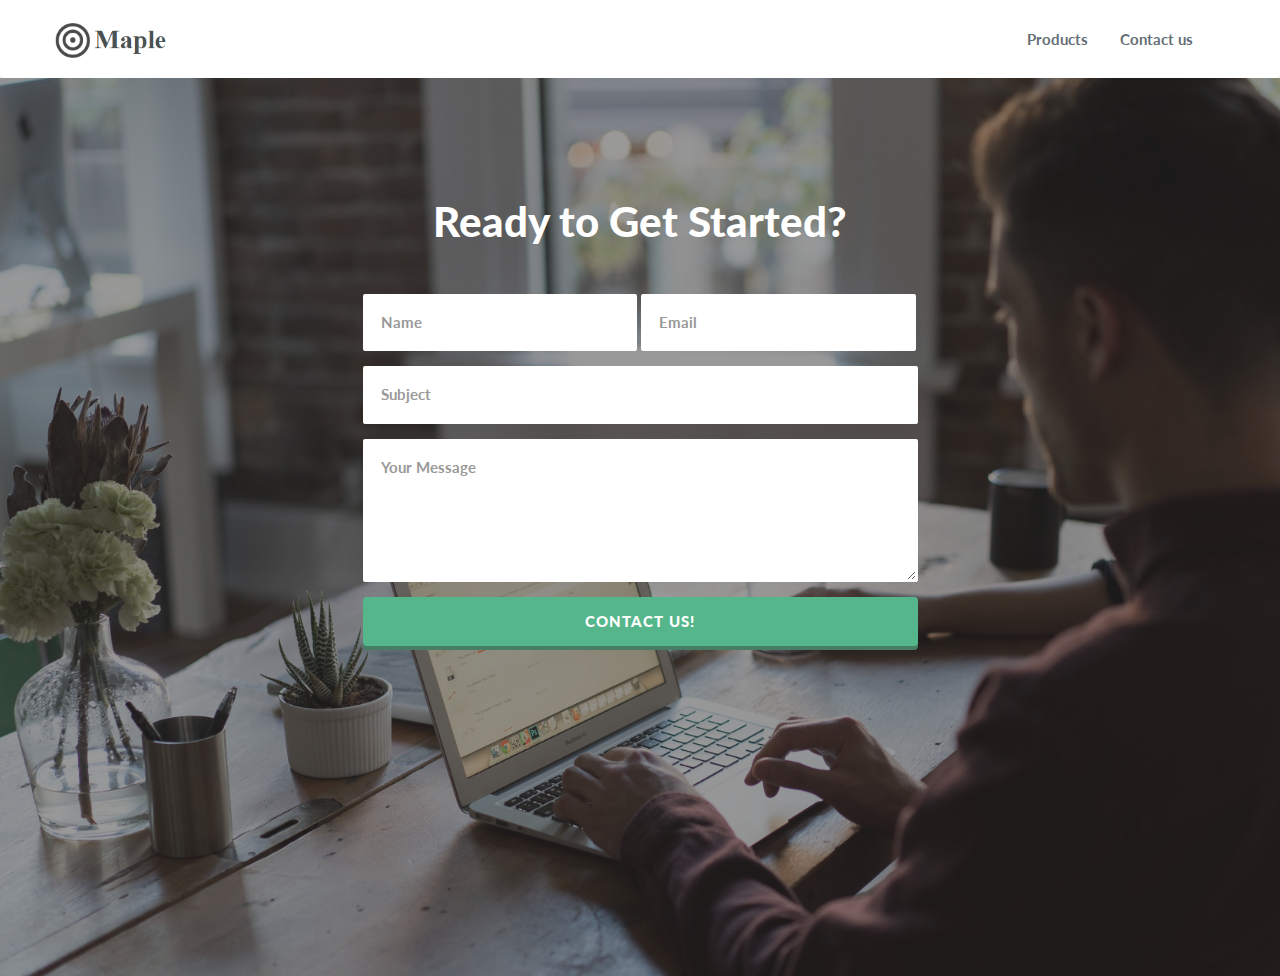
<file: contact.html>
<!DOCTYPE html>
<html><head>
    <meta charset="utf-8">
    <meta http-equiv="X-UA-Compatible" content="IE=edge">
    <meta name="viewport" content="width=device-width, initial-scale=1">

    <!-- TITLE OF SITE -->
    <title>Maple security</title>

    <meta name="description" content="">
    <meta name="keywords" content="">
    <meta name="author" content="">

    <!-- FAVICON  -->
    <!-- Place your favicon.ico in the images directory -->
    <link rel="shortcut icon" href="images/favicon.ico" type="image/x-icon">
    <link rel="icon" href="images/favicon.ico" type="image/x-icon">
    
    <!-- =========================
       STYLESHEETS 
    ============================== -->
    <!-- BOOTSTRAP CSS -->
    <link rel="stylesheet" href="css/plugins/bootstrap.min.css">

    <!-- FONT ICONS -->
    <link rel="stylesheet" href="css/icons/iconfont.css">
    <link rel="stylesheet" href="http://maxcdn.bootstrapcdn.com/font-awesome/4.3.0/css/font-awesome.min.css">
     
    <!-- GOOGLE FONTS -->
    <link href="http://fonts.googleapis.com/css?family=Lato:300,400,700,900,300italic,400italic,700italic,900italic" rel="stylesheet" type="text/css">
    
    <!-- PLUGINS STYLESHEET -->
    <link rel="stylesheet" href="css/plugins/magnific-popup.css">
    <link rel="stylesheet" href="css/plugins/owl.carousel.css">
    <link rel="stylesheet" href="css/plugins/loaders.css">
    <link rel="stylesheet" href="css/plugins/animate.css">
    <link rel="stylesheet" href="css/plugins/pickadate-default.css">
    <link rel="stylesheet" href="css/plugins/pickadate-default.date.css">
    
    <!-- CUSTOM STYLESHEET -->
    <link rel="stylesheet" href="css/style.css">

    <!-- RESPONSIVE FIXES -->
    <link rel="stylesheet" href="css/responsive.css">

    <!-- HTML5 shim and Respond.js for IE8 support of HTML5 elements and media queries -->
    <!-- WARNING: Respond.js doesn't work if you view the page via file:// -->
    <!--[if lt IE 9]>
      <script src="https://oss.maxcdn.com/html5shiv/3.7.2/html5shiv.min.js"></script>
      <script src="https://oss.maxcdn.com/respond/1.4.2/respond.min.js"></script>
    <![endif]-->

</head>

<body data-spy="scroll" data-target="#main-navbar">

    <!-- Preloader -->
    <!--
    <div class="loader bg-white">
        <div class="loader-inner ball-scale-ripple-multiple vh-center">
            <div></div>
            <div></div>
            <div></div>
        </div>
    </div>
    -->

    <div class="main-container" id="page">

        
        
        






    <!-- =========================
            HEADER 
        ============================== -->
        <!-- =========================
             HERO SECTION
        ============================== -->
        <!-- =========================
           CONTENT SECTION
        ============================== -->
        <!-- =========================
            HERO SECTION
        ============================== --><!-- =========================
            HERO SECTION
        ============================== --><!-- =========================
             HERO SECTION
        ============================== -->
        
        <!-- /End Hero Section --><!-- =========================
             HERO SECTION
        ============================== -->
        <!-- =========================
            CTA SECTION
        ============================== -->
        <!-- =========================
           SUBSCRIPTION
        ============================== -->
        <!-- =========================
             FOOTER
        ============================== -->
        <!-- =========================
            HEADER 
        ============================== -->
        <!-- =========================
           CONTENT SECTION
        ============================== -->
        <!-- =========================
           CONTENT SECTION
        ============================== -->
        <!-- =========================
           CONTENT SECTION
        ============================== --><!-- =========================
            HEADER 
        ============================== -->
        <!-- =========================
             CONTACT FORM
        ============================== -->
        <!-- =========================
            HEADER 
        ============================== -->
        <!-- =========================
             HERO SECTION
        ============================== -->
        <!-- =========================
           CONTENT SECTION
        ============================== -->
        <!-- =========================
            HERO SECTION
        ============================== --><!-- =========================
            HERO SECTION
        ============================== --><!-- =========================
             HERO SECTION
        ============================== -->
        
        <!-- /End Hero Section --><!-- =========================
             HERO SECTION
        ============================== -->
        <!-- =========================
            CTA SECTION
        ============================== -->
        <!-- =========================
           SUBSCRIPTION
        ============================== -->
        <!-- =========================
             FOOTER
        ============================== -->
        <!-- =========================
            HEADER 
        ============================== -->
        <!-- =========================
             HERO SECTION
        ============================== -->
        <!-- =========================
           CONTENT SECTION
        ============================== -->
        <!-- =========================
            HERO SECTION
        ============================== --><!-- =========================
            HERO SECTION
        ============================== --><!-- =========================
             HERO SECTION
        ============================== -->
        
        <!-- /End Hero Section --><!-- =========================
             HERO SECTION
        ============================== -->
        <!-- =========================
            CTA SECTION
        ============================== -->
        <!-- =========================
           SUBSCRIPTION
        ============================== -->
        <!-- =========================
             FOOTER
        ============================== -->
        <!-- =========================
            HEADER 
        ============================== -->
        <!-- =========================
           CONTENT SECTION
        ============================== -->
        <!-- =========================
           CONTENT SECTION
        ============================== -->
        <!-- =========================
           CONTENT SECTION
        ============================== -->
        <!-- =========================
           CONTENT SECTION
        ============================== --><!-- =========================
           CONTENT SECTION
        ============================== -->
        <!-- =========================
            HEADER 
        ============================== -->
        <header id="nav1-1">

            <nav class="navbar" id="main-navbar">
            <!-- navbar fixed on top: -->
            <!--  
                <nav class="navbar navbar-fixed-top" id="main-navbar" role="navigation">
            -->
            <!-- navbar static: -->
            <!--
                <nav class="navbar navbar-static-top" id="main-navbar" role="navigation">
            -->
            <!-- background transparent: -->
            <!--
                <nav class="navbar navbar-fixed-top bg-transparent" id="main-navbar" role="navigation">
            -->
                
                <div class="container">
                    
                    <div class="navbar-header">
                        <!-- Menu Button for Mobile Devices -->
                        <button type="button" class="navbar-toggle" data-toggle="collapse" data-target="#navbar-collapse">
                            <span class="sr-only">Toggle navigation</span>
                            <span class="icon-bar"></span>
                            <span class="icon-bar"></span>
                            <span class="icon-bar"></span>
                        </button>
                        
                        <!-- Image Logo -->
                        <!-- 
                        recommended sizes
                            width: 150px;
                            height: 35px;
                        -->
                        <a href="index.html" class="navbar-brand smooth-scroll"><img src="img/logo-big-black.png" alt="logo" style="border-radius: 0px; border: 1px none rgb(67, 159, 224);height:35px"></a>
                        <!-- Image Logo For Background Transparent -->
                        <!--
                            <a href="#" class="navbar-brand logo-black smooth-scroll"><img src="images/logo-black.png" alt="logo" /></a>
                            <a href="#" class="navbar-brand logo-white smooth-scroll"><img src="images/logo-white.png" alt="logo" /></a> 
                        -->
                    </div><!-- /End Navbar Header -->

                    <div class="collapse navbar-collapse" id="navbar-collapse">
                        <!-- Menu Links -->
                        <ul class="nav navbar-nav navbar-right">
                            <li><a href="products.html" class="smooth-scroll" src="images/logo-black.png" style="font-weight: 700; font-size: 15px; text-transform: none;color:#404B55 !important">Products</a></li>
                            <li><a href="contact.html" class="smooth-scroll" src="images/logo-black.png" style="font-weight: 700; font-size: 15px; text-transform: none;color:#404B55 !important">Contact us</a></li>
                            
                            
                            <!-- <li><a href="" class="btn-nav btn-green smooth-scroll">Get Quote</a></li> -->
                        </ul><!-- /End Menu Links -->
                    </div><!-- /End Navbar Collapse -->

                </div><!-- /End Container -->
            </nav><!-- /End Navbar -->
        </header><!-- =========================
             CONTACT FORM
        ============================== -->
        <section id="contact1-3" class="p-y-lg contact bg-img" style="outline-offset: -3px; background-image: url(&quot;images/uploads/photo-1448932223592-d1fc686e76ea.jpg&quot;); background-attachment: scroll; background-color: rgba(0, 0, 0, 0); background-size: cover; background-position: 50% 50%; background-repeat: no-repeat;height: 898px;">
            <div class="overlay"></div>
            
            <div class="container">
                <!-- Section Header -->
                <div class="row">
                    <div class="col-md-8 col-md-offset-2">
                        <div class="section-header text-center text-white wow fadeIn" style="visibility: visible;">
                            <h2>Ready to Get Started?</h2>
                                
                        </div>
                    </div>
                </div>
                <!-- Contact Form -->
                <div class="row">
                    <div class="col-sm-10 col-sm-offset-1 col-md-6 col-md-offset-3">
                        <form class="form-horizontal form-white" id="contactForm">
                            <!-- Notifications -->
                            <p class="success cf text-center"><i class="fa fa-check"></i> <strong>Your message has successfully been sent.</strong></p>
                            <p class="failed cf text-center"><i class="fa fa-exclamation-circle"></i><strong> Something went wrong!</strong></p>

                            <div class="form-group w-50">
                                <input type="text" class="form-control" id="cfName" placeholder="Name" required=""> 
                                <input type="email" class="form-control" id="cfEmail" placeholder="Email" required="">
                            </div>
                            <div class="form-group">
                                <input type="text" class="form-control" id="cfSubject" placeholder="Subject" required="">
                            </div>
                            <div class="form-group">
                                <textarea id="cfMessage" rows="5" class="form-control" placeholder="Your Message" required=""></textarea>
                            </div> 
                            <div class="form-group m-b-0">
                                <button type="submit" class="btn btn-shadow btn-green">CONTACT US!</button>
                            </div>
                        </form>
                    </div>
                </div><!-- /End Contact Form -->
            
            </div><!-- /End Container -->
        </section></div><!-- /End Main Container -->

    <!-- Back to Top Button -->
    <!--
    <a href="#" class="top">Top</a>
    -->


    <!-- =========================
         SCRIPTS 
    ============================== -->
    <script id="twitter-wjs" src="https://platform.twitter.com/widgets.js"></script><script src="js/plugins/jquery1.11.2.min.js"></script>
    <script src="js/plugins/bootstrap.min.js"></script>
    <script src="js/plugins/jquery.easing.1.3.min.js"></script>
    <script src="js/plugins/jquery.countTo.js"></script>
    <script src="js/plugins/jquery.formchimp.min.js"></script>
    <script src="js/plugins/jquery.jCounter-0.1.4.js"></script>
    <script src="js/plugins/jquery.magnific-popup.min.js"></script>
    <script src="js/plugins/jquery.vide.min.js"></script>
    <script src="js/plugins/owl.carousel.min.js"></script>
    <script src="js/plugins/spectragram.min.js"></script>
    <script src="js/plugins/twitterFetcher_min.js"></script>
    <script src="js/plugins/wow.min.js"></script>
    <script src="js/plugins/picker.js"></script>
    <script src="js/plugins/picker.date.js"></script>
    <!-- Custom Script -->
    <script src="js/custom.js"></script>

    

<iframe id="rufous-sandbox" scrolling="no" frameborder="0" allowtransparency="true" allowfullscreen="true" style="position: absolute; visibility: hidden; display: none; width: 0px; height: 0px; padding: 0px; border: none;"></iframe></body></html>
</file>
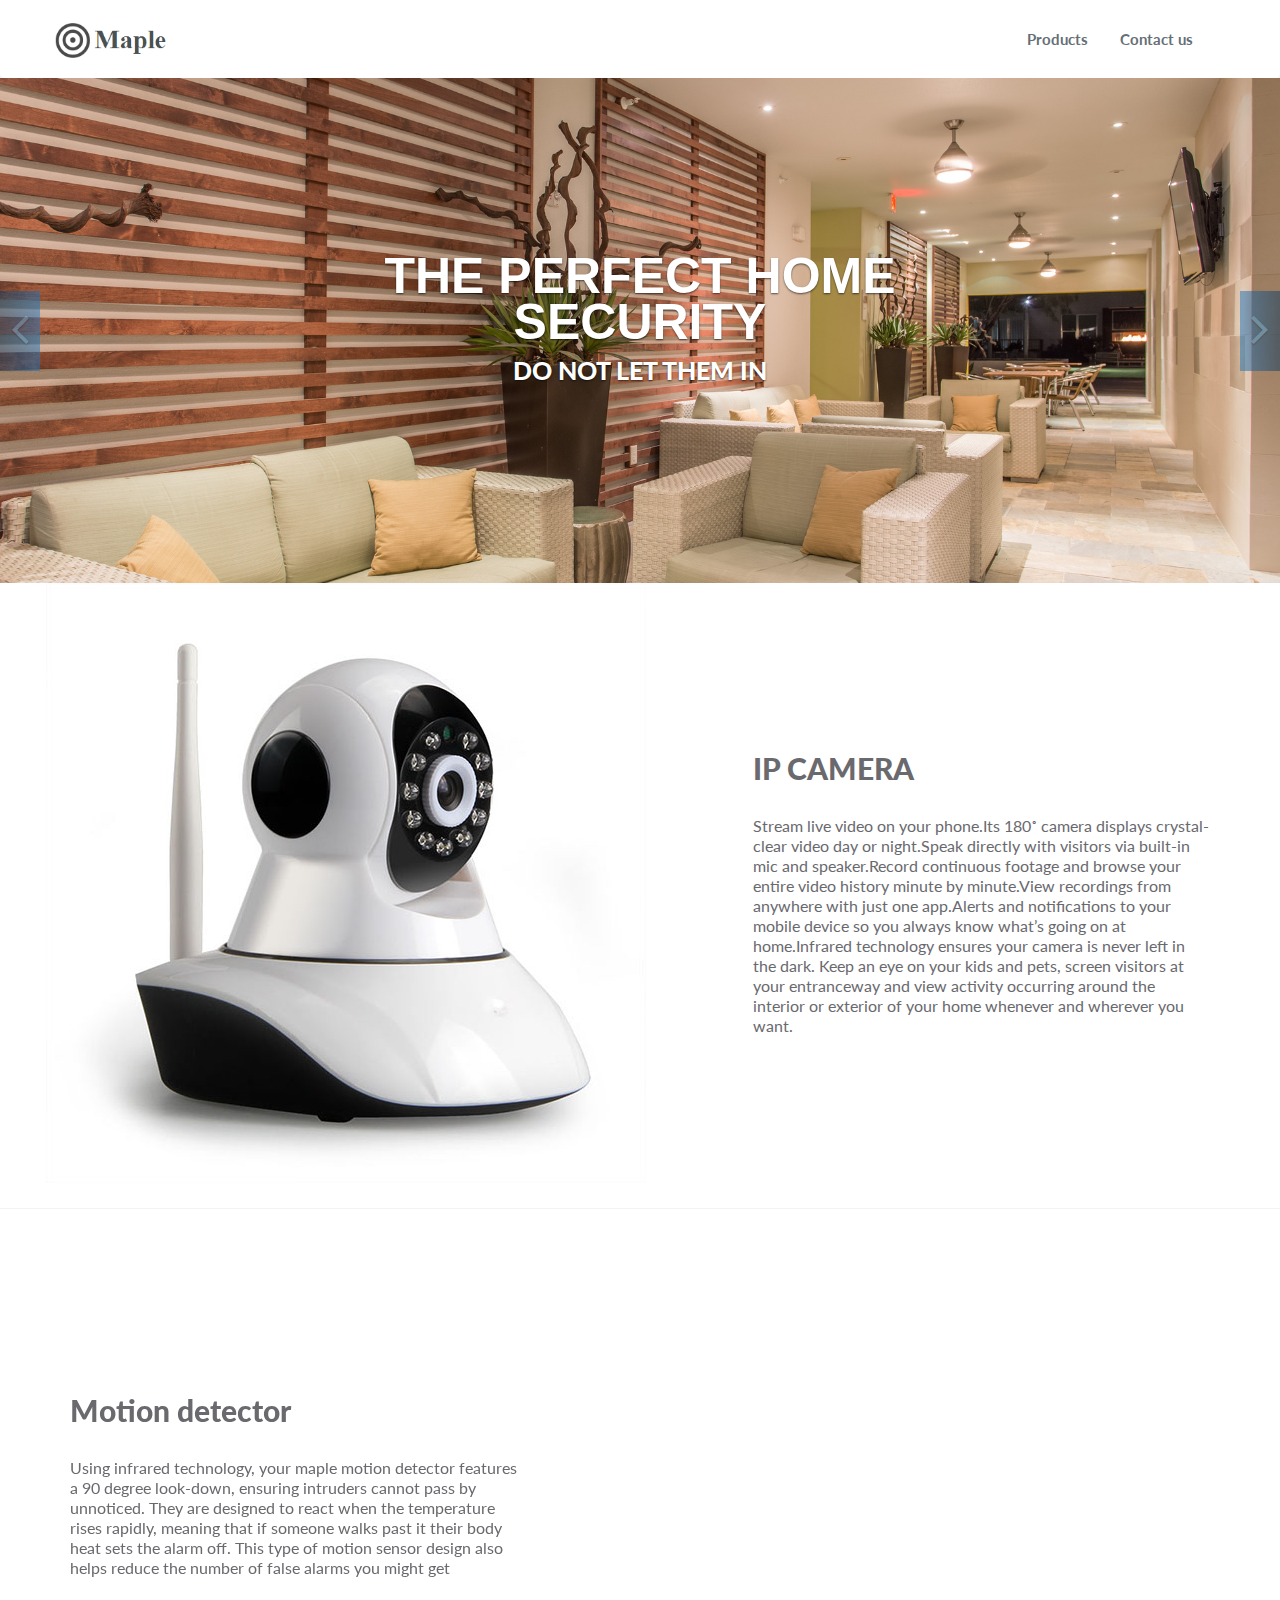
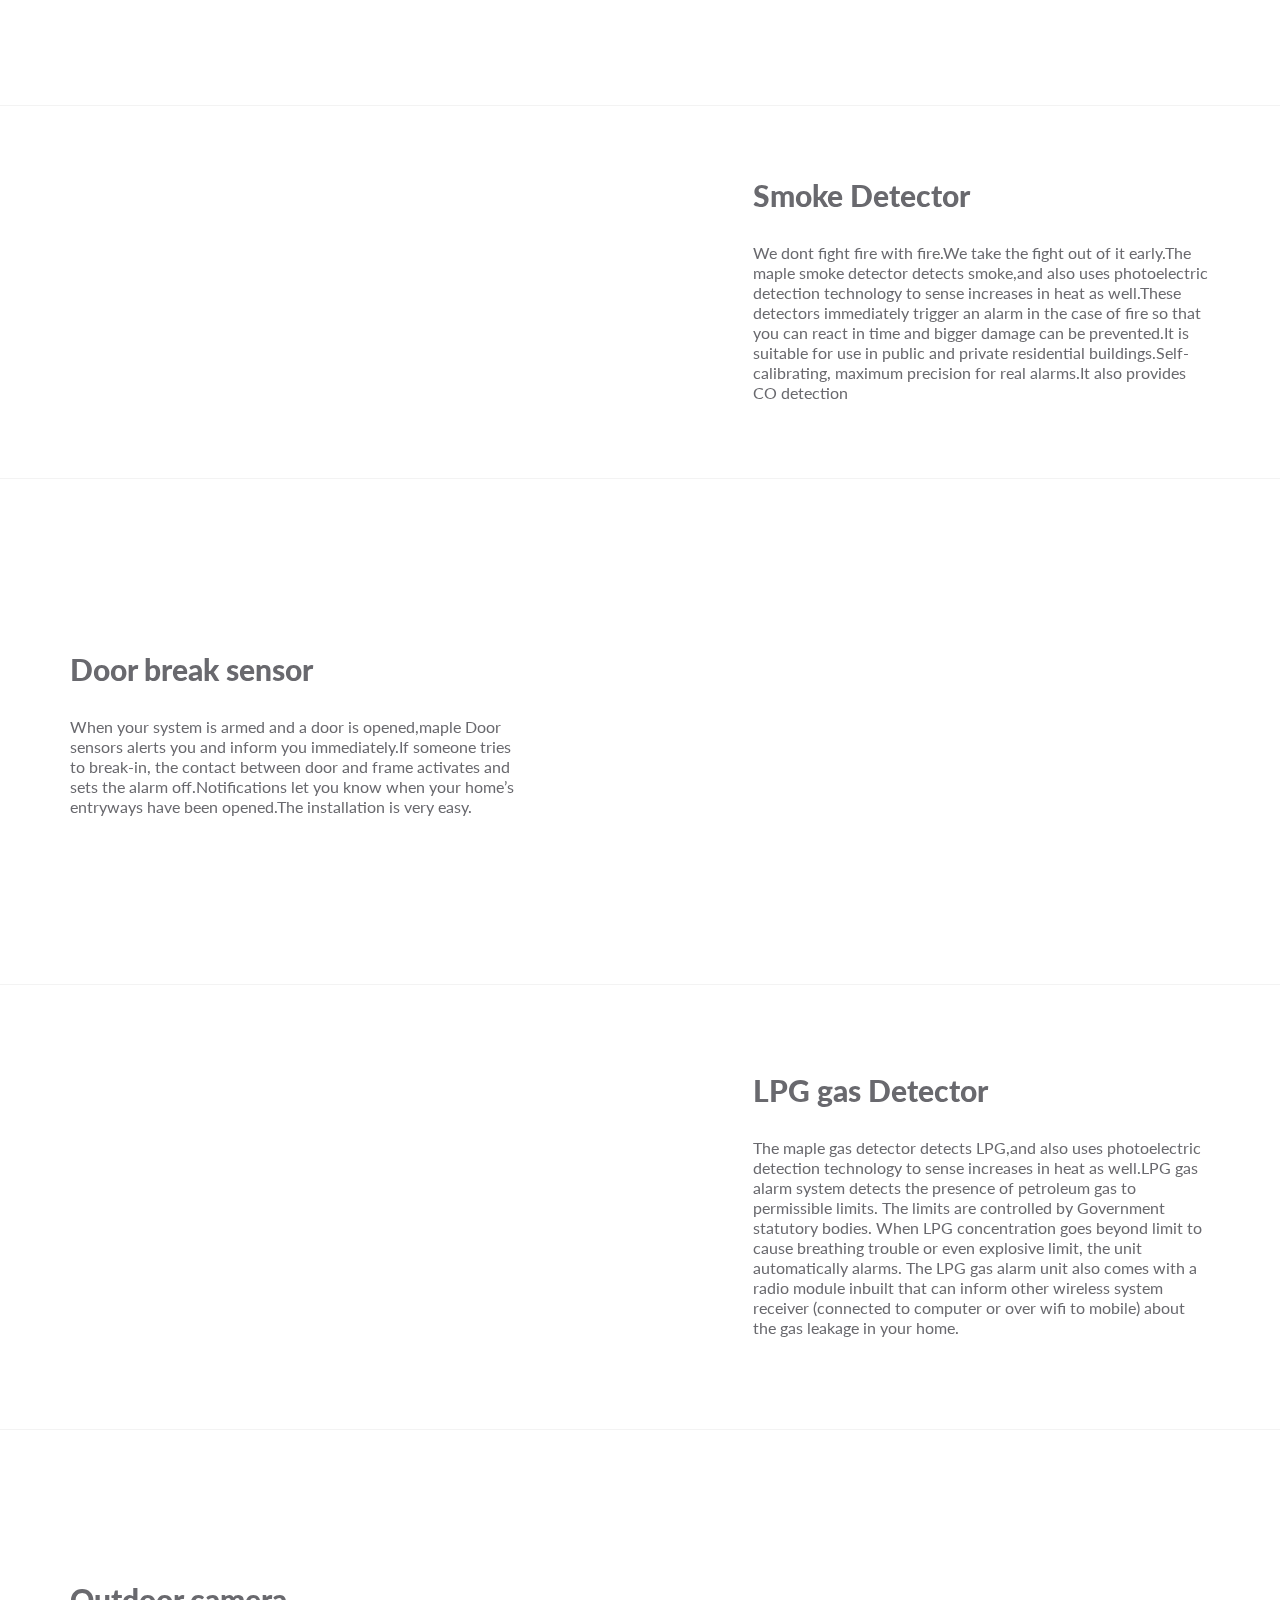
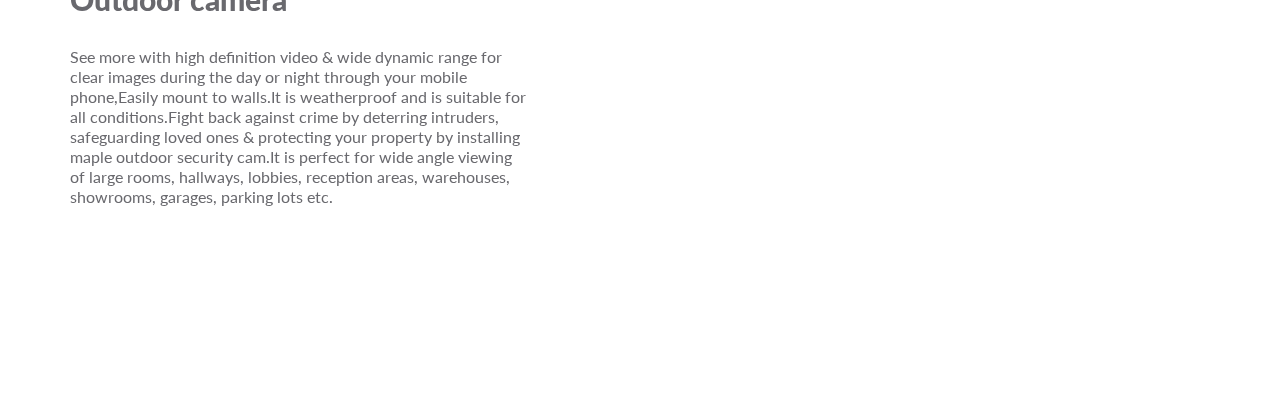
<file: products.html>
<!DOCTYPE html>
<html>

<head>
    <meta charset="utf-8">
    <meta http-equiv="X-UA-Compatible" content="IE=edge">
    <meta name="viewport" content="width=device-width, initial-scale=1">
    <!-- TITLE OF SITE -->
    <title>Maple security</title>
    <meta name="description" content="">
    <meta name="keywords" content="">
    <meta name="author" content="">
    <link rel="stylesheet" href="css/bootstrap.min.css">
    <!-- Font awesome -->
    <link rel="stylesheet" href="css/font-awesome.min.css">
    <!-- Owl carousel -->
    <link rel="stylesheet" href="css/owl.carousel.css">
    <!-- Template main Css -->
    <link rel="stylesheet" href="css/style1.css">
    <!-- Modernizr -->
    <script src="js/modernizr-2.6.2.min.js"></script>
    <!-- FAVICON  -->
    <!-- Place your favicon.ico in the images directory -->
    <link rel="shortcut icon" href="images/favicon.ico" type="image/x-icon">
    <link rel="icon" href="images/favicon.ico" type="image/x-icon">
    <!-- =========================
       STYLESHEETS 
    ============================== -->
    <!-- BOOTSTRAP CSS -->
    <link rel="stylesheet" href="css/plugins/bootstrap.min.css">
    <!-- FONT ICONS -->
    <link rel="stylesheet" href="css/icons/iconfont.css">
    <link rel="stylesheet" href="http://maxcdn.bootstrapcdn.com/font-awesome/4.3.0/css/font-awesome.min.css">
    <!-- GOOGLE FONTS -->
    <link href="http://fonts.googleapis.com/css?family=Lato:300,400,700,900,300italic,400italic,700italic,900italic" rel="stylesheet" type="text/css">
    <!-- PLUGINS STYLESHEET -->
    <link rel="stylesheet" href="css/plugins/magnific-popup.css">
    <link rel="stylesheet" href="css/plugins/owl.carousel.css">
    <link rel="stylesheet" href="css/plugins/loaders.css">
    <link rel="stylesheet" href="css/plugins/animate.css">
    <link rel="stylesheet" href="css/plugins/pickadate-default.css">
    <link rel="stylesheet" href="css/plugins/pickadate-default.date.css">
    <!-- CUSTOM STYLESHEET -->
    <link rel="stylesheet" href="css/style.css">
    <!-- RESPONSIVE FIXES -->
    <link rel="stylesheet" href="css/responsive.css">
    <!-- HTML5 shim and Respond.js for IE8 support of HTML5 elements and media queries -->
    <!-- WARNING: Respond.js doesn't work if you view the page via file:// -->
    <!--[if lt IE 9]>
      <script src="https://oss.maxcdn.com/html5shiv/3.7.2/html5shiv.min.js"></script>
      <script src="https://oss.maxcdn.com/respond/1.4.2/respond.min.js"></script>
    <![endif]-->
</head>

<body data-spy="scroll" data-target="#main-navbar">
    <!-- Preloader -->
    <!--
    <div class="loader bg-white">
        <div class="loader-inner ball-scale-ripple-multiple vh-center">
            <div></div>
            <div></div>
            <div></div>
        </div>
    </div>
    -->
    <div class="main-container" id="page">
        <!-- =========================
            HEADER 
        ============================== -->
        <!-- =========================
             HERO SECTION
        ============================== -->
        <!-- =========================
           CONTENT SECTION
        ============================== -->
        <!-- =========================
            HERO SECTION
        ============================== -->
        <!-- =========================
            HERO SECTION
        ============================== -->
        <!-- =========================
             HERO SECTION
        ============================== -->
        <!-- /End Hero Section -->
        <!-- =========================
             HERO SECTION
        ============================== -->
        <!-- =========================
            CTA SECTION
        ============================== -->
        <!-- =========================
           SUBSCRIPTION
        ============================== -->
        <!-- =========================
             FOOTER
        ============================== -->
        <!-- =========================
            HEADER 
        ============================== -->
        <!-- =========================
           CONTENT SECTION
        ============================== -->
        <!-- =========================
           CONTENT SECTION
        ============================== -->
        <!-- =========================
           CONTENT SECTION
        ============================== -->
        <!-- =========================
            HEADER 
        ============================== -->
        <!-- =========================
             CONTACT FORM
        ============================== -->
        <!-- =========================
            HEADER 
        ============================== -->
        <!-- =========================
             HERO SECTION
        ============================== -->
        <!-- =========================
           CONTENT SECTION
        ============================== -->
        <!-- =========================
            HERO SECTION
        ============================== -->
        <!-- =========================
            HERO SECTION
        ============================== -->
        <!-- =========================
             HERO SECTION
        ============================== -->
        <!-- /End Hero Section -->
        <!-- =========================
             HERO SECTION
        ============================== -->
        <!-- =========================
            CTA SECTION
        ============================== -->
        <!-- =========================
           SUBSCRIPTION
        ============================== -->
        <!-- =========================
             FOOTER
        ============================== -->
        <!-- =========================
            HEADER 
        ============================== -->
        <!-- =========================
             HERO SECTION
        ============================== -->
        <!-- =========================
           CONTENT SECTION
        ============================== -->
        <!-- =========================
            HERO SECTION
        ============================== -->
        <!-- =========================
            HERO SECTION
        ============================== -->
        <!-- =========================
             HERO SECTION
        ============================== -->
        <!-- /End Hero Section -->
        <!-- =========================
             HERO SECTION
        ============================== -->
        <!-- =========================
            CTA SECTION
        ============================== -->
        <!-- =========================
           SUBSCRIPTION
        ============================== -->
        <!-- =========================
             FOOTER
        ============================== -->
        <!-- =========================
            HEADER 
        ============================== -->
        <header id="nav1-1">
            <nav class="navbar" id="main-navbar">
                <!-- navbar fixed on top: -->
                <!--  
                <nav class="navbar navbar-fixed-top" id="main-navbar" role="navigation">
            -->
                <!-- navbar static: -->
                <!--
                <nav class="navbar navbar-static-top" id="main-navbar" role="navigation">
            -->
                <!-- background transparent: -->
                <!--
                <nav class="navbar navbar-fixed-top bg-transparent" id="main-navbar" role="navigation">
            -->
                <div class="container">
                    <div class="navbar-header">
                        <!-- Menu Button for Mobile Devices -->
                        <button type="button" class="navbar-toggle" data-toggle="collapse" data-target="#navbar-collapse">
                            <span class="sr-only">Toggle navigation</span>
                            <span class="icon-bar"></span>
                            <span class="icon-bar"></span>
                            <span class="icon-bar"></span>
                        </button>
                        <!-- Image Logo -->
                        <!-- 
                        recommended sizes
                            width: 150px;
                            height: 35px;
                        -->
                        <a href="index.html" class="navbar-brand smooth-scroll"><img src="img/logo-big-black.png" alt="logo" style="border-radius: 0px; border: 1px none rgb(67, 159, 224);height:35px"></a>
                        <!-- Image Logo For Background Transparent -->
                        <!--
                            <a href="#" class="navbar-brand logo-black smooth-scroll"><img src="images/logo-black.png" alt="logo" /></a>
                            <a href="#" class="navbar-brand logo-white smooth-scroll"><img src="images/logo-white.png" alt="logo" /></a> 
                        -->
                    </div>
                    <!-- /End Navbar Header -->
                    <div class="collapse navbar-collapse" id="navbar-collapse">
                        <!-- Menu Links -->
                        <ul class="nav navbar-nav navbar-right">
                            <li><a href="products.html" class="smooth-scroll" src="images/uploads/EVS-HSM02-US-2.gif.png" style="font-weight: 700; font-size: 15px; text-transform: none;color:#404B55 !important">Products</a></li>
                            <li><a href="contact.html" class="smooth-scroll" src="images/uploads/EVS-HSM02-US-2.gif.png" style="font-weight: 700; font-size: 15px; text-transform: none;color:#404B55 !important">Contact us</a></li>
                            <!-- <li><a href="" class="btn-nav btn-green smooth-scroll">Get quote</a></li> -->
                        </ul>
                        <!-- /End Menu Links -->
                    </div>
                    <!-- /End Navbar Collapse -->
                </div>
                <!-- /End Container -->
            </nav>
            <!-- /End Navbar -->
        </header>
        <div id="homeCarousel" class="carousel slide carousel-home" data-ride="carousel">
            <!-- Indicators -->
            <ol class="carousel-indicators">
                <li data-target="#homeCarousel" data-slide-to="0" class="active"></li>
                <li data-target="#homeCarousel" data-slide-to="1"></li>
                <li data-target="#homeCarousel" data-slide-to="2"></li>
            </ol>
            <div class="carousel-inner" role="listbox">
                <div class="item active">
                    <img src="img/b.jpg" alt="">
                    <div class="container">
                        <div class="carousel-caption">
                            <h2 class="carousel-title bounceInDown animated slow">The perfect home security</h2>
                            <h4 class="carousel-subtitle bounceInUp animated slow ">Do not let them in</h4>
                            <!--  <a href="#" class="btn btn-lg btn-secondary hidden-xs bounceInUp animated slow" data-toggle="modal" data-target="#donateModal">DONATE NOW</a> -->
                        </div>
                        <!-- /.carousel-caption -->
                    </div>
                </div>
                <!-- /.item -->
                <div class="item ">
                    <img src="img/a.jpg" alt="">
                    <div class="container">
                        <div class="carousel-caption">
                            <h2 class="carousel-title bounceInDown animated slow">We can improve your home security</h2>
                            <h4 class="carousel-subtitle bounceInUp animated slow"> So let's do it !</h4>
                            <!--  <a href="#" class="btn btn-lg btn-secondary hidden-xs bounceInUp animated" data-toggle="modal" data-target="#donateModal">DONATE NOW</a> -->
                        </div>
                        <!-- /.carousel-caption -->
                    </div>
                </div>
                <!-- /.item -->
                <div class="item ">
                    <img src="img/c.jpg" alt="">
                    <div class="container">
                        <div class="carousel-caption">
                            <h2 class="carousel-title bounceInDown animated slow">A penny is a lot of money, if you have not got a penny.</h2>
                            <h4 class="carousel-subtitle bounceInUp animated slow">You can make the diffrence !</h4>
                        </div>
                    </div>
                </div>
                <!-- /.item -->
            </div>
            <a class="left carousel-control" href="#homeCarousel" role="button" data-slide="prev">
                <span class="fa fa-angle-left" aria-hidden="true"></span>
                <span class="sr-only">Previous</span>
            </a>
            <a class="right carousel-control" href="#homeCarousel" role="button" data-slide="next">
                <span class="fa fa-angle-right" aria-hidden="true"></span>
                <span class="sr-only">Next</span>
            </a>
        </div>
        <!-- =========================
           CONTENT SECTION

        ============================== -->
        <section id="content9-1" class="p-y-lg bg-edit content-dashboard content-align-md" src="images/uploads/Screenshot from 2016-07-07 16:56:04.png" style="outline-offset: -3px; background-color: rgb(255, 255, 255);padding-top:0px !important;padding-bottom:0px !important;border-bottom: 1px solid #F3F3F3;">
            <div class="container">
                <div class="row y-middle">
                    <!-- Device Image -->
                    <div class="col-md-7 text-center m-b-md wow fadeInLeft" style="visibility: visible; animation-name: fadeInLeft;">
                        <img src="img/camera.jpg" class="dash-left" alt="" style="border-radius: 0px; border: 1px none rgb(105, 105, 110);">
                    </div>
                    <!-- Content -->
                    <div class="col-md-5 center-md">
                        <h2 class="m-b-md" src="images/uploads/Screenshot from 2016-07-07 16:56:04.png" style="color: rgb(105, 105, 110); font-size: 30px; font-weight: 900; background-color: rgba(0, 0, 0, 0);">IP CAMERA</h2>
                        <p>Stream live video on your phone.Its 180˚ camera displays crystal-clear video day or night.Speak directly with visitors via built-in mic and speaker.Record continuous footage and browse your entire video history minute by minute.View recordings from anywhere with just one app.Alerts and notifications to your mobile device so you always know what’s going on at home.Infrared technology ensures your camera is never left in the dark. Keep an eye on your kids and pets, screen visitors at your entranceway and view activity occurring around the interior or exterior of your home whenever and wherever you want.</p>
                    </div>
                </div>
                <!-- /End Row -->
            </div>
            <!-- /End Container -->
        </section>
        <section id="content10-1" class="p-y-lg content-dashboard content-align-md bg-edit" style="outline-offset: -3px;padding-top:50px !important;padding-bottom:0px !important;border-bottom: 1px solid #F3F3F3;">
            <div class="container">
                <div class="row features-block y-middle">
                    <!-- Device Image -->
                    <div class="col-md-7 col-md-push-5 text-center m-b-md wow fadeInRight" style="visibility: visible; animation-name: fadeInRight;">
                        <img src="img/motion.jpg" alt="" style="border-radius: 0px; border: 1px none rgb(105, 105, 110);">
                    </div>
                    <!-- Content -->
                    <div class="col-md-5 col-md-pull-7 center-md">
                        <h2 class="m-b-md" style="color: rgb(105, 105, 110); font-weight: 900; font-size: 30px; background-color: rgba(0, 0, 0, 0);" src="images/uploads/motiondetector.jpg">Motion detector</h2>
                        <p>Using infrared technology, your maple motion detector features a 90 degree look-down, ensuring intruders cannot pass by unnoticed. They are designed to react when the temperature rises rapidly, meaning that if someone walks past it their body heat sets the alarm off. This type of motion sensor design also helps reduce the number of false alarms you might get
                        </p>
                        <div>
                        </div>
                        <p></p>
                    </div>
                </div>
                <!-- /End Row -->
            </div>
            <!-- /End Container -->
        </section>
        <!-- =========================
           CONTENT SECTION
        ============================== -->
        <section id="content9-1" class="p-y-lg bg-edit content-dashboard content-align-md" src="images/uploads/Screenshot from 2016-07-07 16:56:04.png" style="outline-offset: -3px; background-color: rgb(255, 255, 255);padding-top:0px !important;padding-bottom:0px !important;border-bottom: 1px solid #F3F3F3;">
            <div class="container">
                <div class="row y-middle">
                    <!-- Device Image -->
                    <div class="col-md-7 text-center m-b-md wow fadeInLeft" style="visibility: visible; animation-name: fadeInLeft;">
                        <img src="img/smoke.jpg" class="dash-left" alt="" style="border-radius: 0px; border: 1px none rgb(105, 105, 110);">
                    </div>
                    <!-- Content -->
                    <div class="col-md-5 center-md">
                        <h2 class="m-b-md" src="images/uploads/Screenshot from 2016-07-07 16:56:04.png" style="color: rgb(105, 105, 110); font-size: 30px; font-weight: 900; background-color: rgba(0, 0, 0, 0);">Smoke Detector</h2>
                        <p>We dont fight fire with fire.We take the fight out of it early.The maple smoke detector detects smoke,and also uses photoelectric detection technology to sense increases in heat as well.These detectors immediately trigger an alarm in the case of fire so that you can react in time and bigger damage can be prevented.It is suitable for use in public and private residential buildings.Self-calibrating, maximum precision for real alarms.It also provides CO detection</p>
                    </div>
                </div>
                <!-- /End Row -->
            </div>
            <!-- /End Container -->
        </section>
        <!-- =========================
           CONTENT SECTION
        ============================== -->
        <section id="content10-1" class="p-y-lg content-dashboard content-align-md bg-edit" style="outline-offset: -3px;padding-top:0px !important;padding-bottom:0px !important;border-bottom: 1px solid #F3F3F3;">
            <div class="container">
                <div class="row features-block y-middle">
                    <div class="col-md-7 col-md-push-5 text-center m-b-md wow fadeInRight" style="visibility: visible; animation-name: fadeInRight;">
                        <img src="img/Door.jpg" alt="" style="border-radius: 0px; border: 1px none rgb(105, 105, 110);">
                    </div>
                    <div class="col-md-5 col-md-pull-7 center-md">
                        <h2 class="m-b-md" src="images/uploads/Screenshot from 2016-07-07 16:58:15.png" style="color: rgb(105, 105, 110); font-size: 30px; font-weight: 900; background-color: rgba(0, 0, 0, 0);">Door break sensor</h2>
                        <p>When your system is armed and a door is opened,maple Door sensors alerts you and inform you immediately.If someone tries to break-in, the contact between door and frame activates and sets the alarm off.Notifications let you know when your home’s entryways have been opened.The installation is very easy.</p>
                    </div>
                </div>
            </div>
        </section>
        <section id="content9-1" class="p-y-lg bg-edit content-dashboard content-align-md" src="images/uploads/Screenshot from 2016-07-07 16:56:04.png" style="outline-offset: -3px; background-color: rgb(255, 255, 255);padding-top:0px !important;padding-bottom:0px !important;border-bottom: 1px solid #F3F3F3;">
            <div class="container">
                <div class="row y-middle">
                    <!-- Device Image -->
                    <div class="col-md-7 text-center m-b-md wow fadeInLeft" style="visibility: visible; animation-name: fadeInLeft;">
                        <img src="img/LPG.jpg" class="dash-left" alt="" style="border-radius: 0px; border: 1px none rgb(105, 105, 110);">
                    </div>
                    <!-- Content -->
                    <div class="col-md-5 center-md">
                        <h2 class="m-b-md" src="images/uploads/Screenshot from 2016-07-07 16:56:04.png" style="color: rgb(105, 105, 110); font-size: 30px; font-weight: 900; background-color: rgba(0, 0, 0, 0);">LPG gas Detector</h2>
                        <p>The maple gas detector detects LPG,and also uses photoelectric detection technology to sense increases in heat as well.LPG gas alarm system detects the presence of petroleum gas to permissible limits. The limits are controlled by Government statutory bodies. When LPG concentration goes beyond limit to cause breathing trouble or even explosive limit, the unit automatically alarms. The LPG gas alarm unit also comes with a radio module inbuilt that can inform other wireless system receiver (connected to computer or over wifi to mobile) about the gas leakage in your home.</p>
                    </div>
                </div>
                <!-- /End Row -->
            </div>
            <!-- /End Container -->
        </section>
        <section id="content10-1" class="p-y-lg content-dashboard content-align-md bg-edit" style="outline-offset: -3px;padding-top:0px !important;padding-bottom:0px !important;">
            <div class="container">
                <div class="row features-block y-middle">
                    <div class="col-md-7 col-md-push-5 text-center m-b-md wow fadeInRight" style="visibility: visible; animation-name: fadeInRight;">
                        <img src="img/outdoor.jpg" alt="" style="border-radius: 0px; border: 1px none rgb(105, 105, 110);">
                    </div>
                    <div class="col-md-5 col-md-pull-7 center-md">
                        <h2 class="m-b-md" src="images/uploads/Screenshot from 2016-07-07 16:58:15.png" style="color: rgb(105, 105, 110); font-size: 30px; font-weight: 900; background-color: rgba(0, 0, 0, 0);">Outdoor camera</h2>
                        <p>See more with high definition video & wide dynamic range for clear images during the day or night through your mobile phone,Easily mount to walls.It is weatherproof and is suitable for all conditions.Fight back against crime by deterring intruders, safeguarding loved ones & protecting your property by installing maple outdoor security cam.It is perfect for wide angle viewing of large rooms, hallways, lobbies, reception areas, warehouses, showrooms, garages, parking lots etc.</p>
                    </div>
                </div>
            </div>
        </section>
        <!-- =========================
           CONTENT SECTION
        ============================== -->
        <!-- =========================
           CONTENT SECTION
        ============================== -->
        <!--  <section id="content9-1" class="p-y-lg bg-edit content-dashboard content-align-md" style="outline-offset: -3px;padding-top:0px !important;padding-bottom:0px !important;border-bottom: 1px solid #F3F3F3;">
            <div class="container">
                <div class="row y-middle">
                    <div class="col-md-7 text-center m-b-md wow fadeInLeft" style="visibility: visible; animation-name: fadeInLeft;">
                        <img src="Door.jpg" class="dash-left" alt="" style="border-radius: 0px; border: 1px none rgb(105, 105, 110);">
                    </div>
                    <div class="col-md-5 center-md">
                        <h2 class="m-b-md" src="images/uploads/EVS-HSM02-US-2.gif.png" style="color: rgb(105, 105, 110); font-size: 30px; font-weight: 900; background-color: rgba(0, 0, 0, 0);">Door and window sensor</h2>
                        <p>When your system is armed and a door or window is opened,maple Door and Window sensors alert the central monitoring station and inform you immediately.</p>
                    </div>
                </div>
            </div>
        </section> -->
    </div>
    <!-- /End Main Container -->
    <!-- Back to Top Button -->
    <!--
    <a href="#" class="top">Top</a>
    -->
    <!-- =========================
         SCRIPTS 
    ============================== -->
    <script id="twitter-wjs" src="https://platform.twitter.com/widgets.js"></script>
    <script src="js/plugins/jquery1.11.2.min.js"></script>
    <script src="js/plugins/bootstrap.min.js"></script>
    <script src="js/plugins/jquery.easing.1.3.min.js"></script>
    <script src="js/plugins/jquery.countTo.js"></script>
    <script src="js/plugins/jquery.formchimp.min.js"></script>
    <script src="js/plugins/jquery.jCounter-0.1.4.js"></script>
    <script src="js/plugins/jquery.magnific-popup.min.js"></script>
    <script src="js/plugins/jquery.vide.min.js"></script>
    <script src="js/plugins/owl.carousel.min.js"></script>
    <script src="js/plugins/spectragram.min.js"></script>
    <script src="js/plugins/twitterFetcher_min.js"></script>
    <script src="js/plugins/wow.min.js"></script>
    <script src="js/plugins/picker.js"></script>
    <script src="js/plugins/picker.date.js"></script>
    <!-- Custom Script -->
    <script src="js/custom.js"></script>
    <iframe id="rufous-sandbox" scrolling="no" frameborder="0" allowtransparency="true" allowfullscreen="true" style="position: absolute; visibility: hidden; display: none; width: 0px; height: 0px; padding: 0px; border: none;"></iframe>
</body>

</html>
</file>
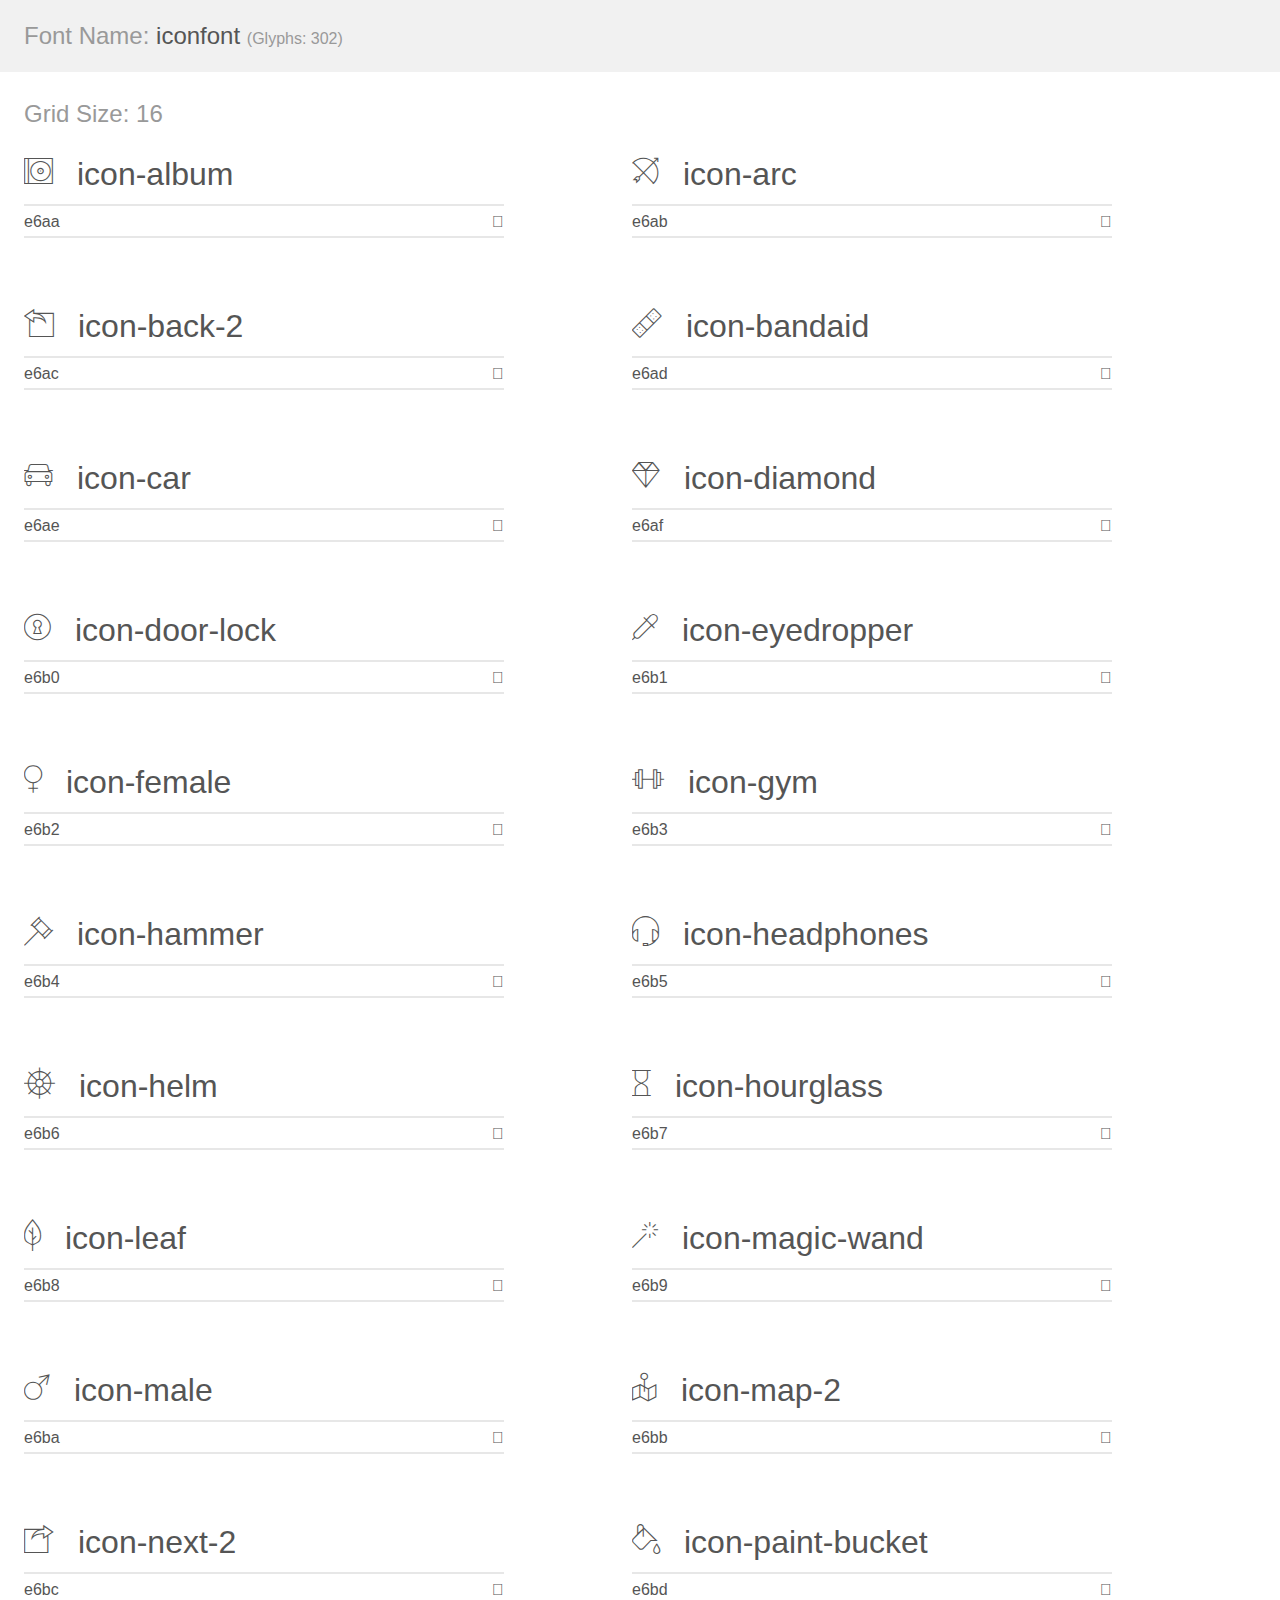
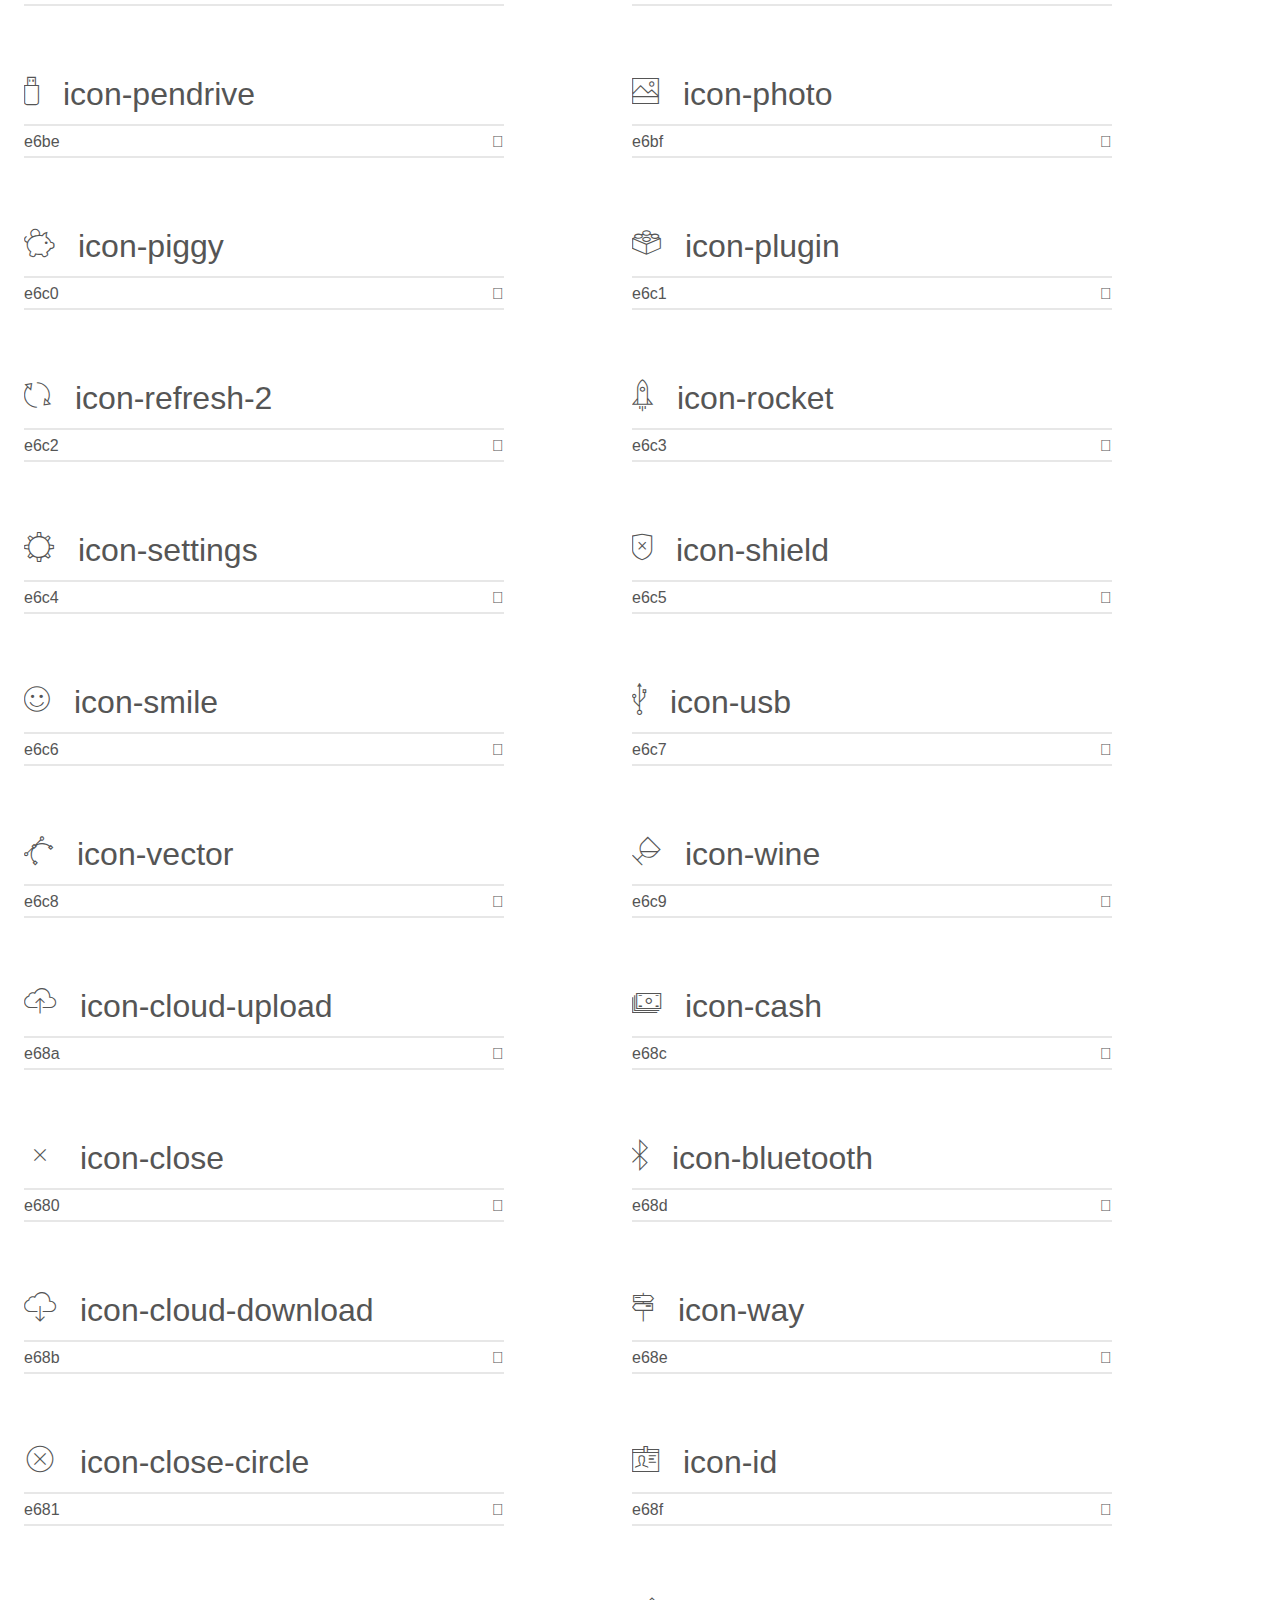
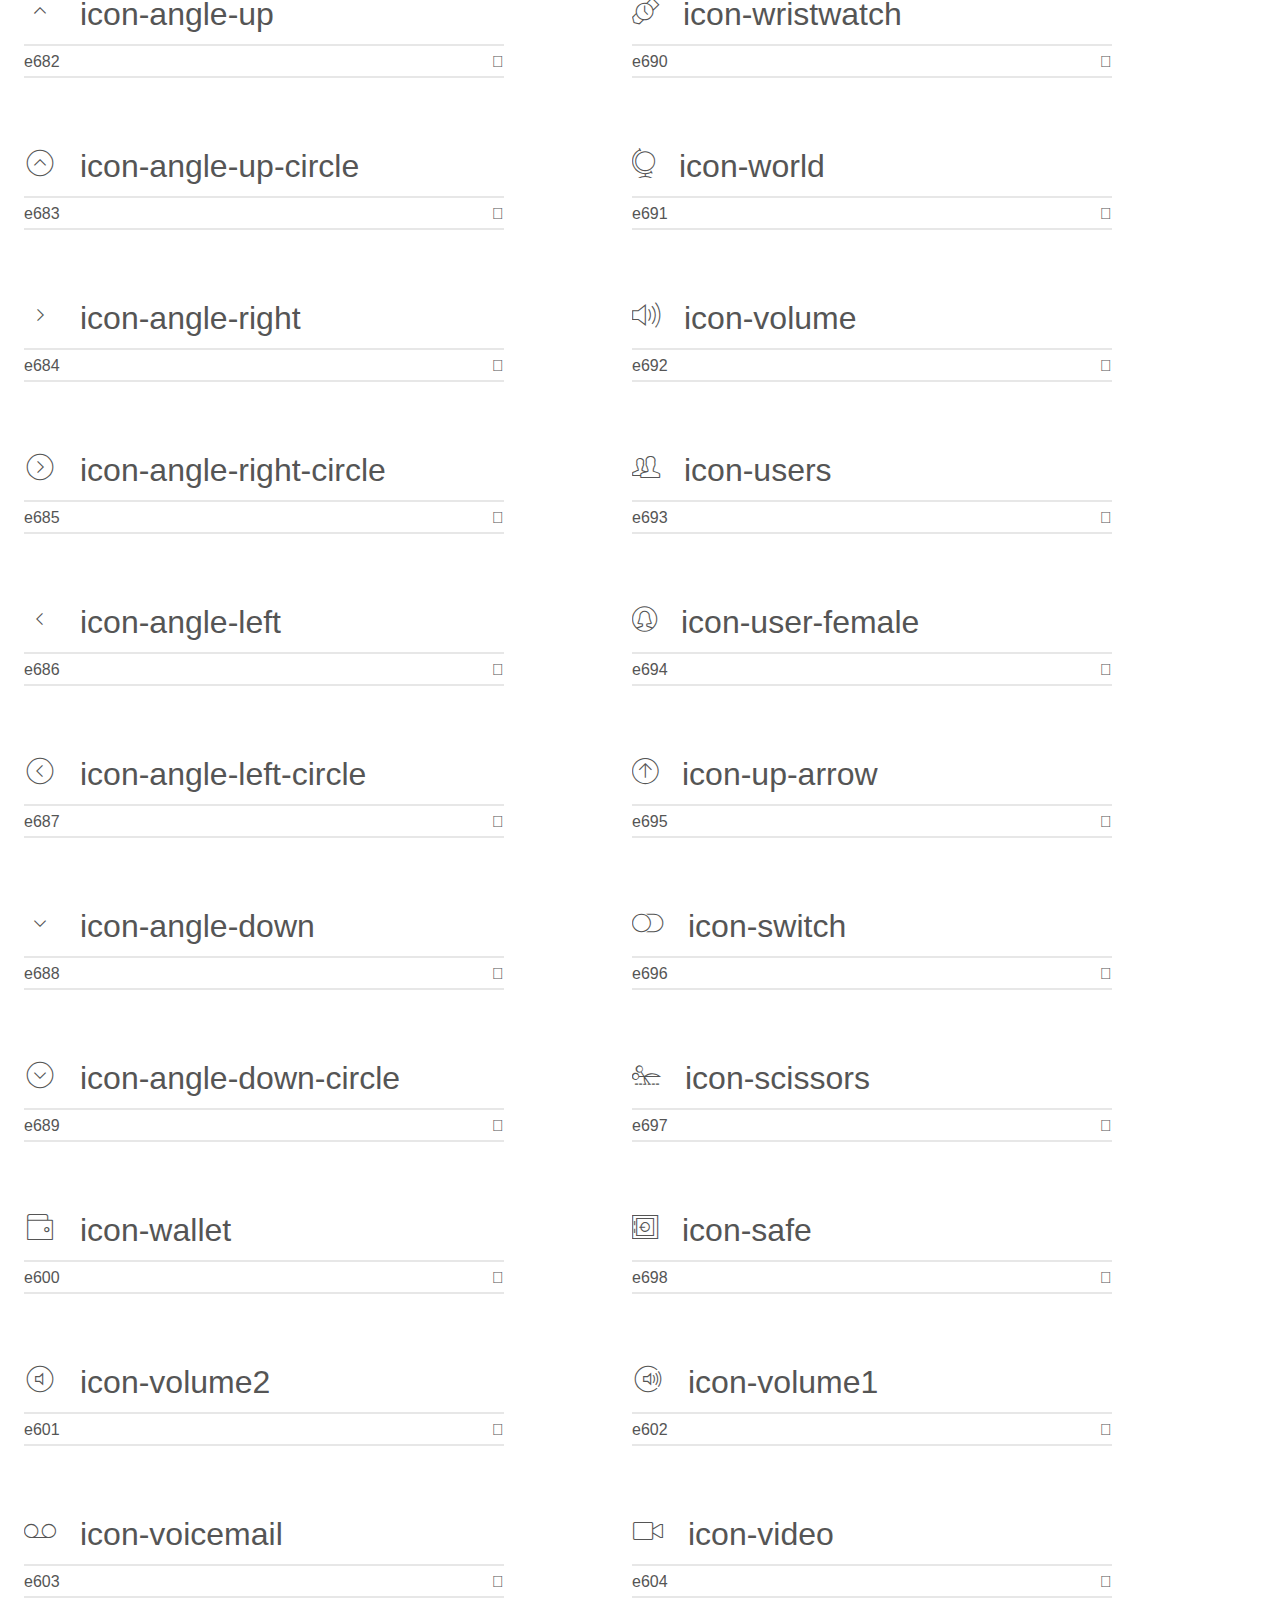
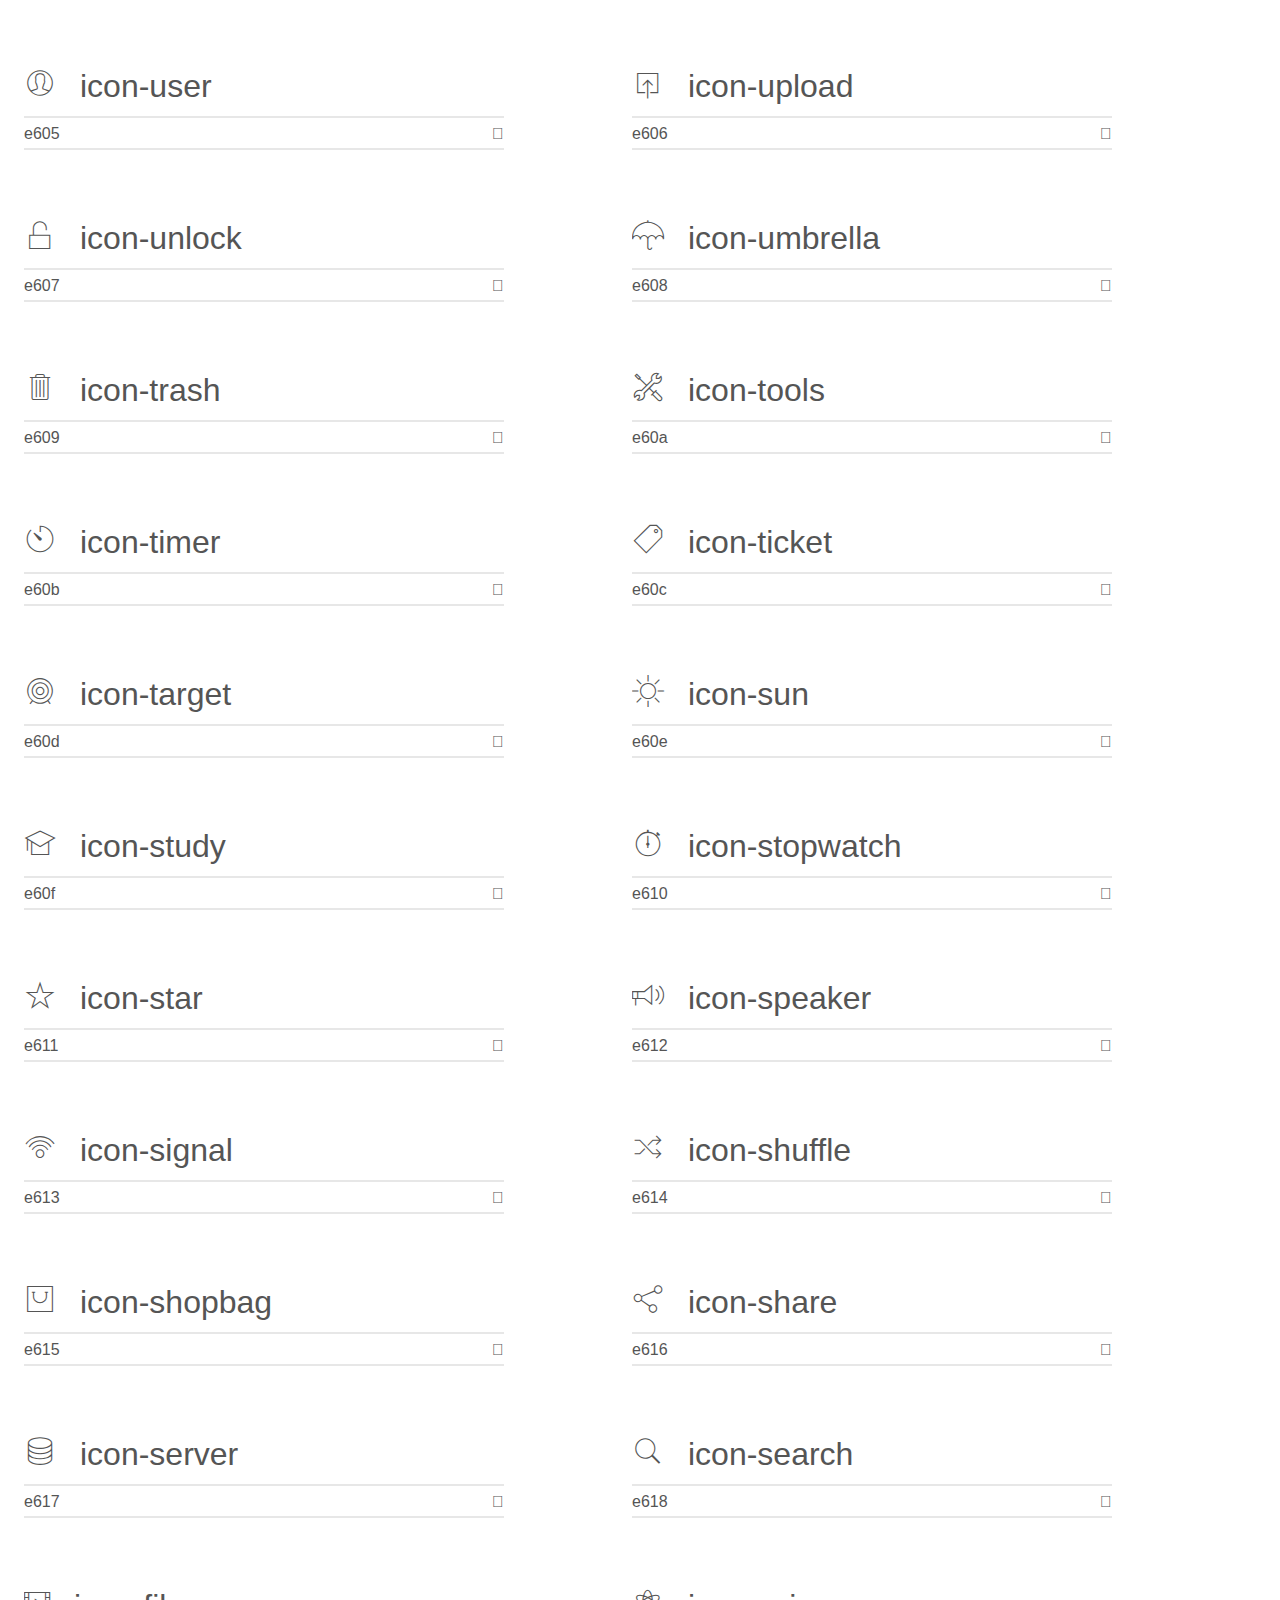
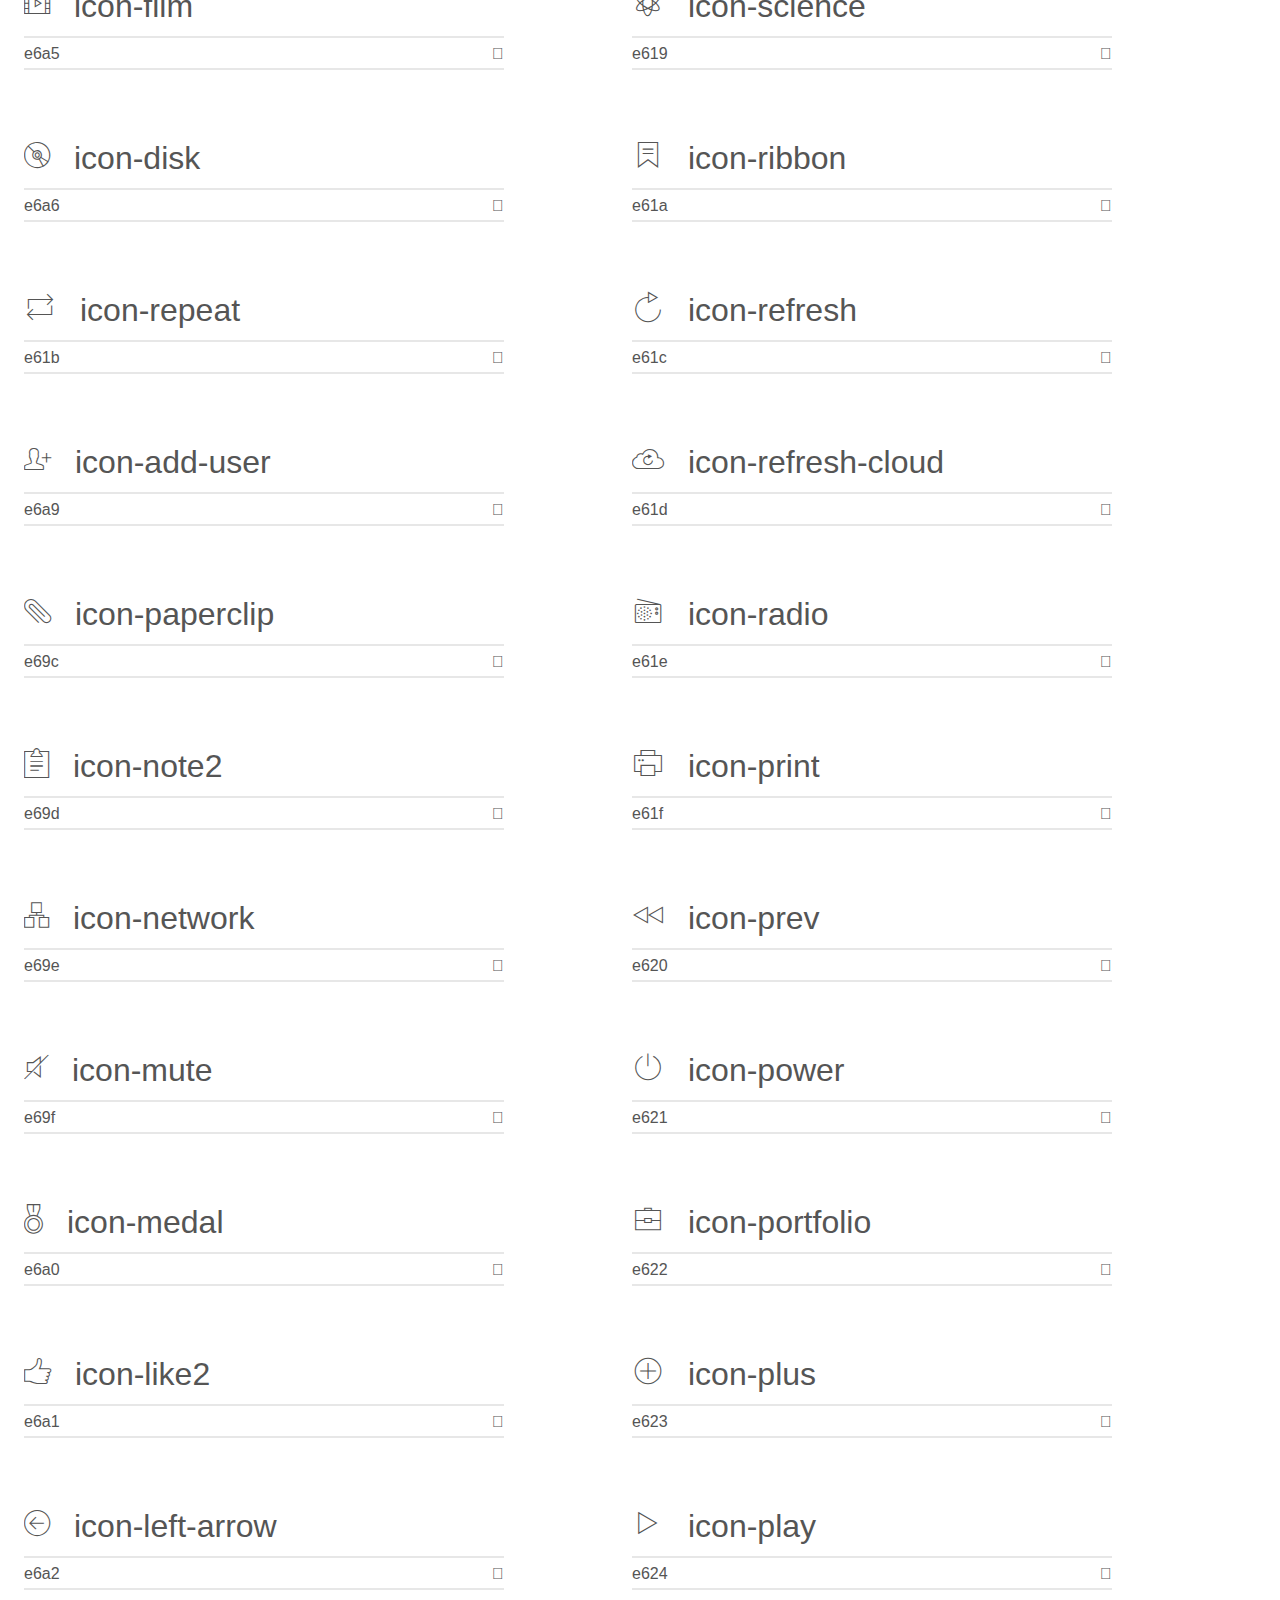
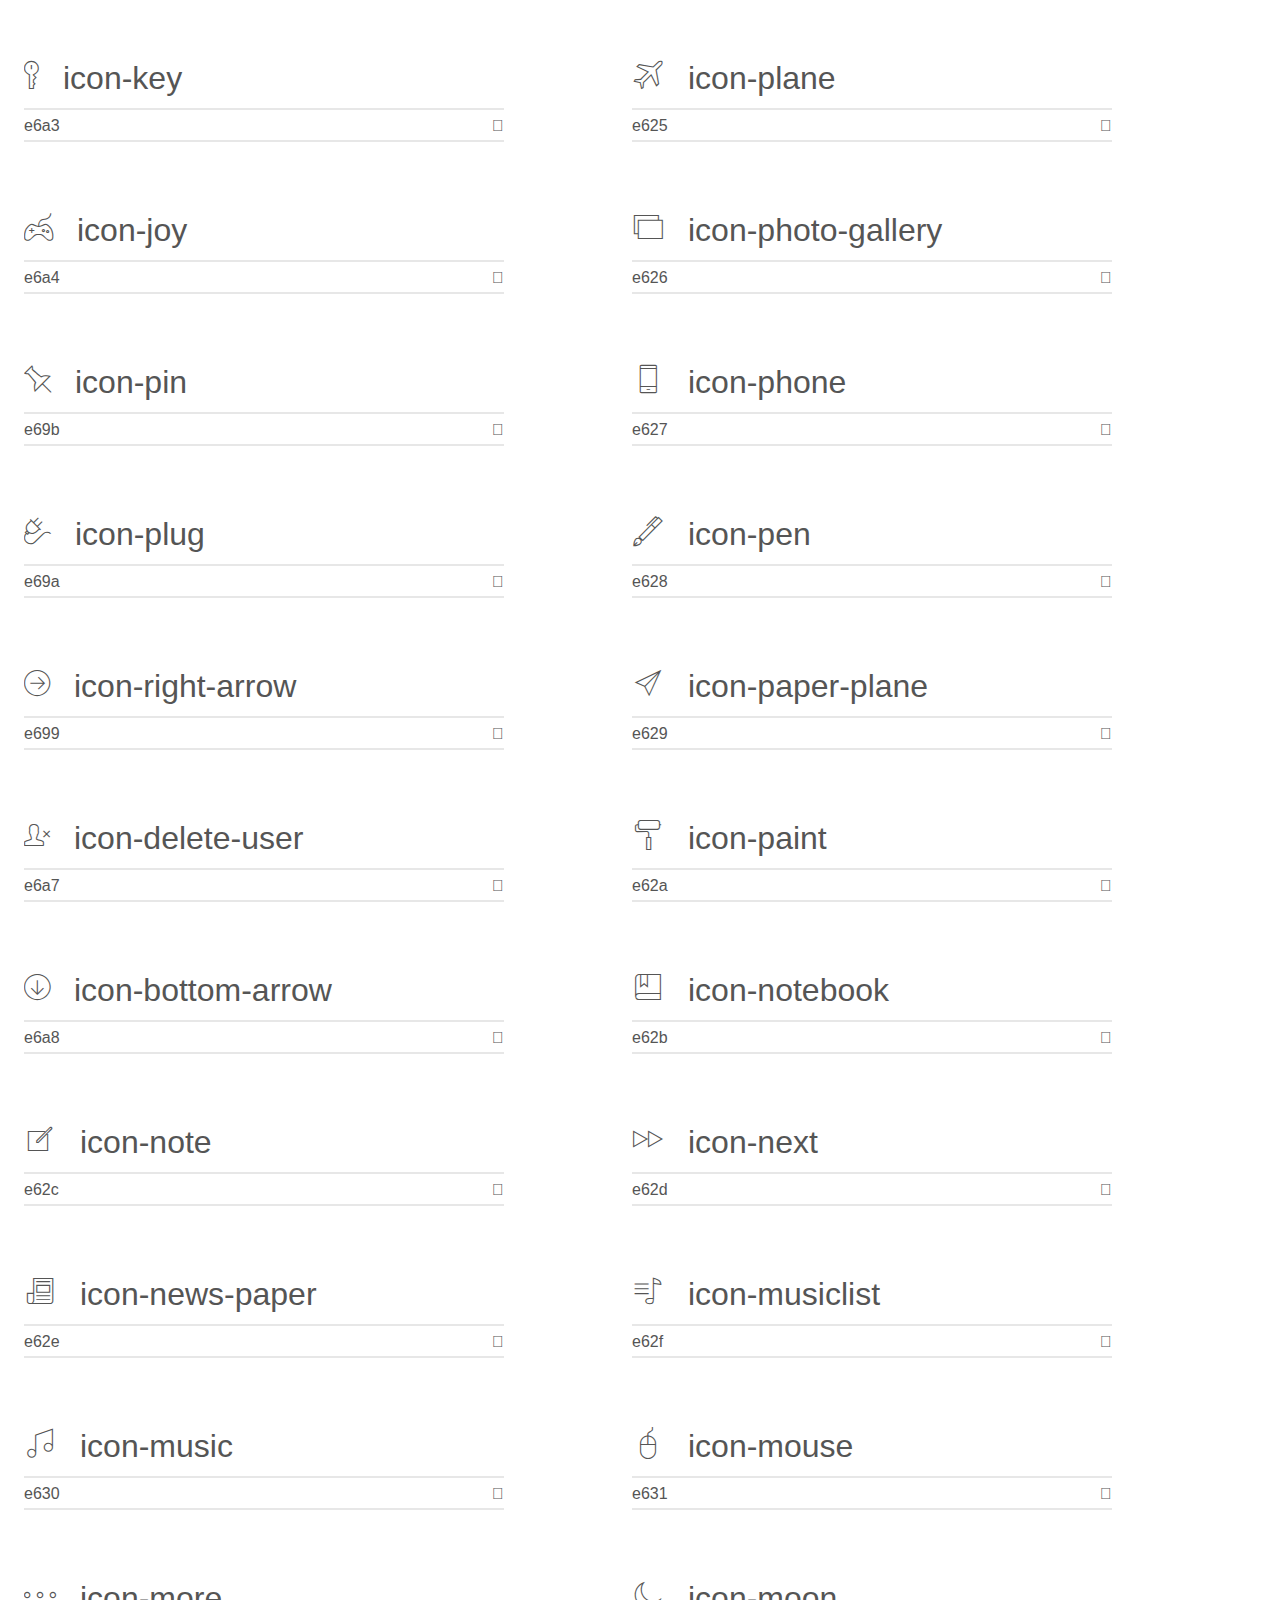
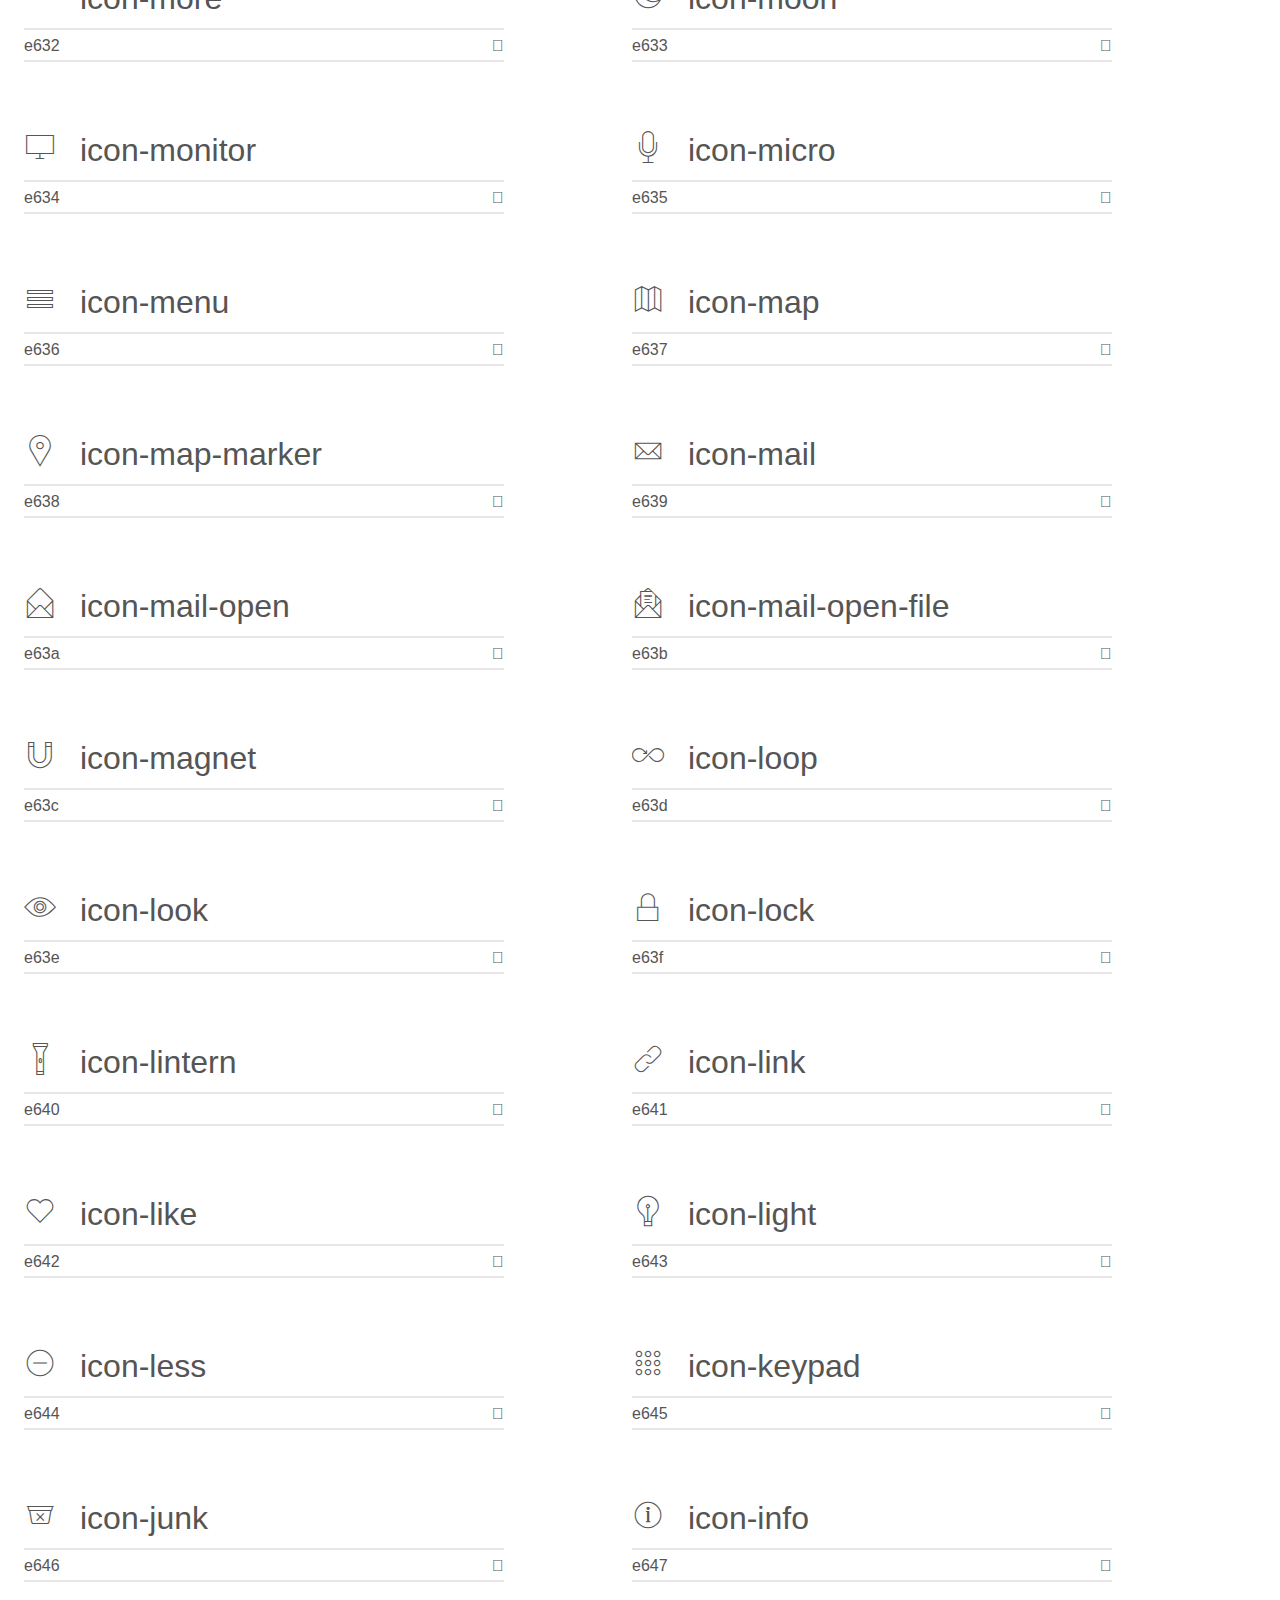
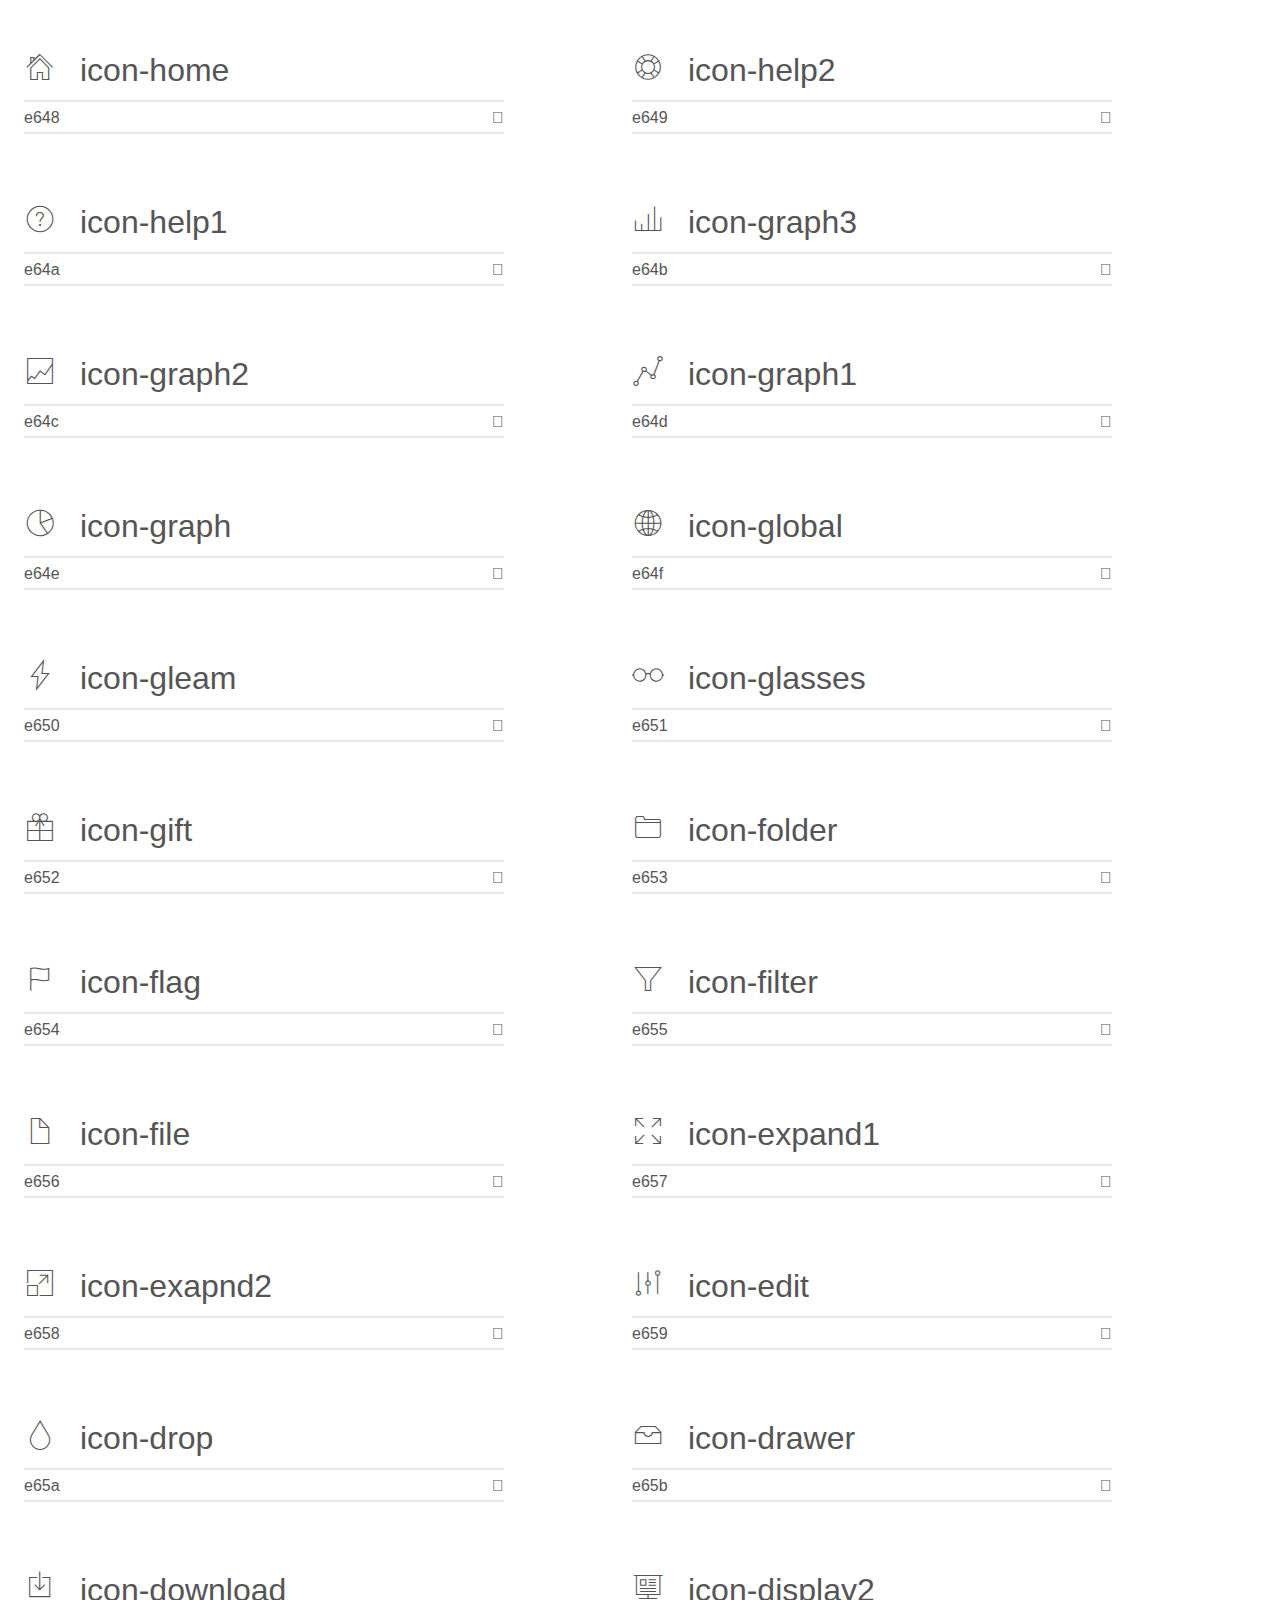
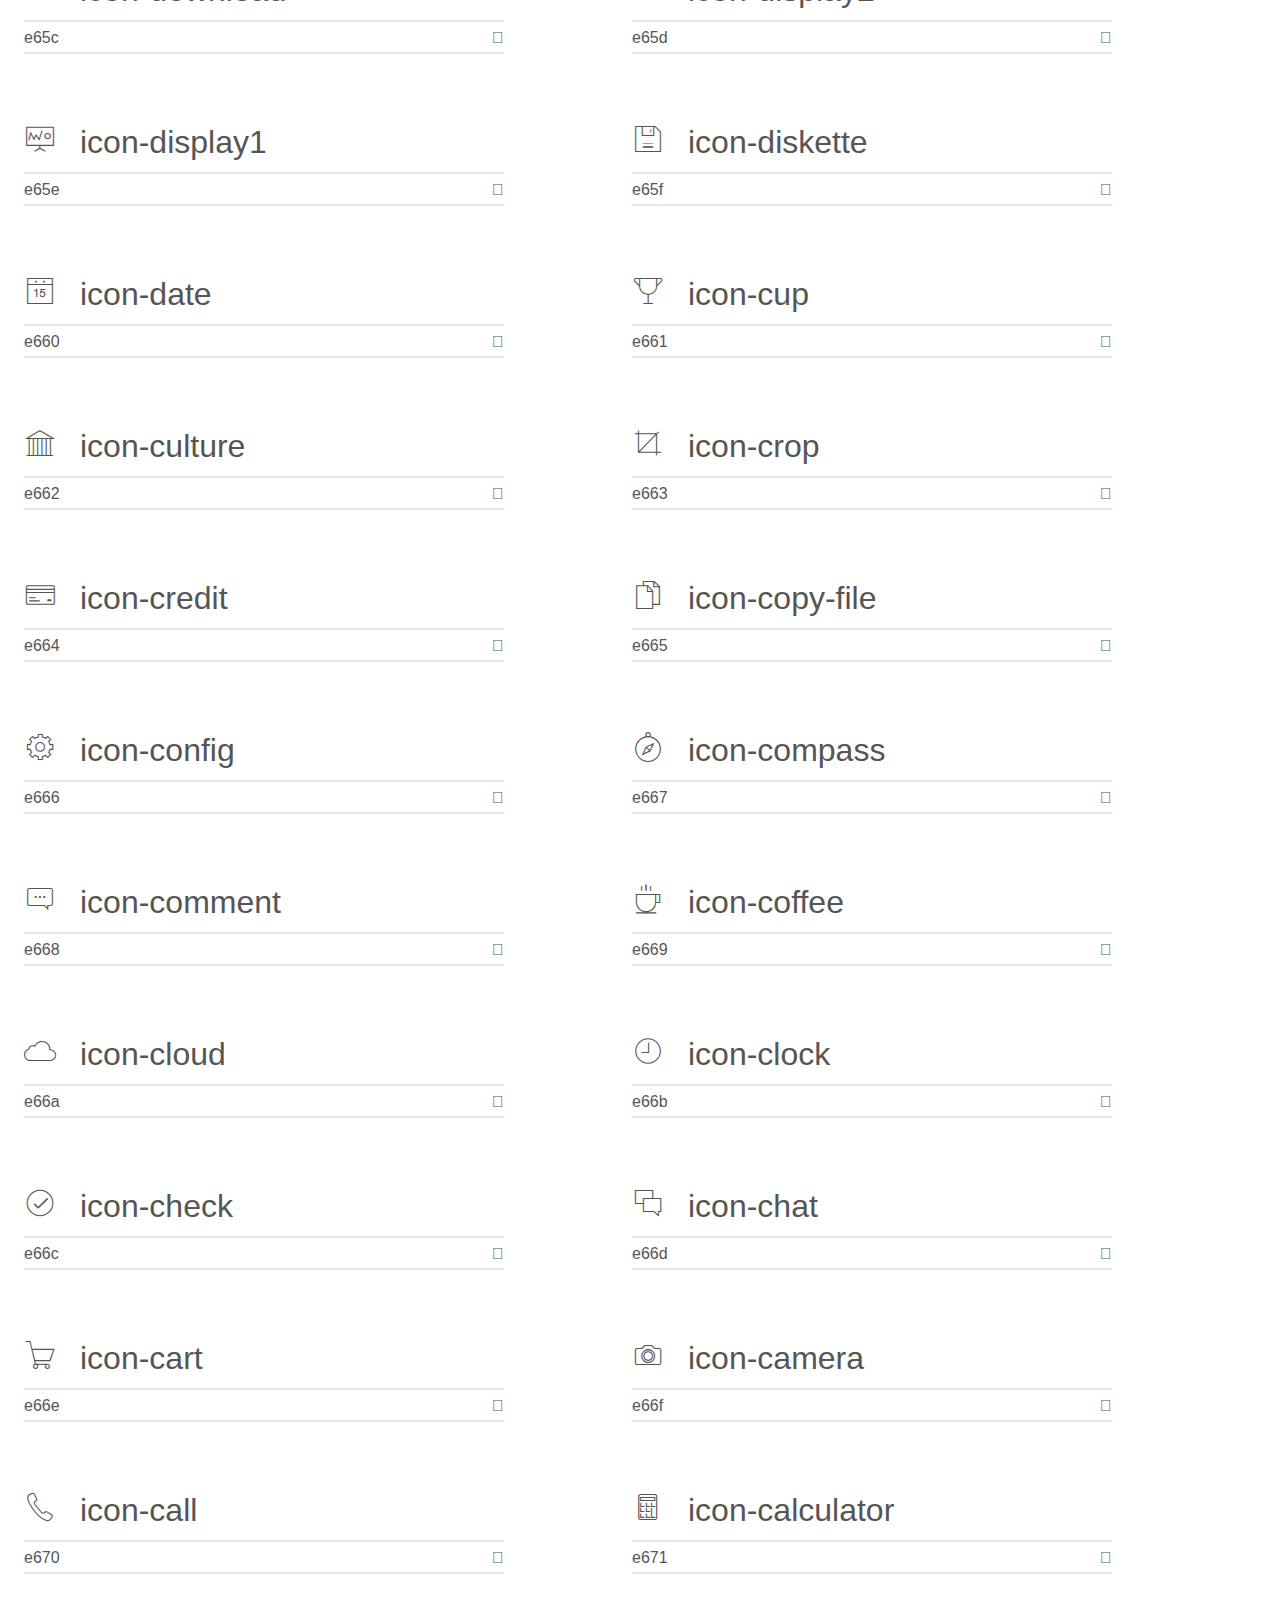
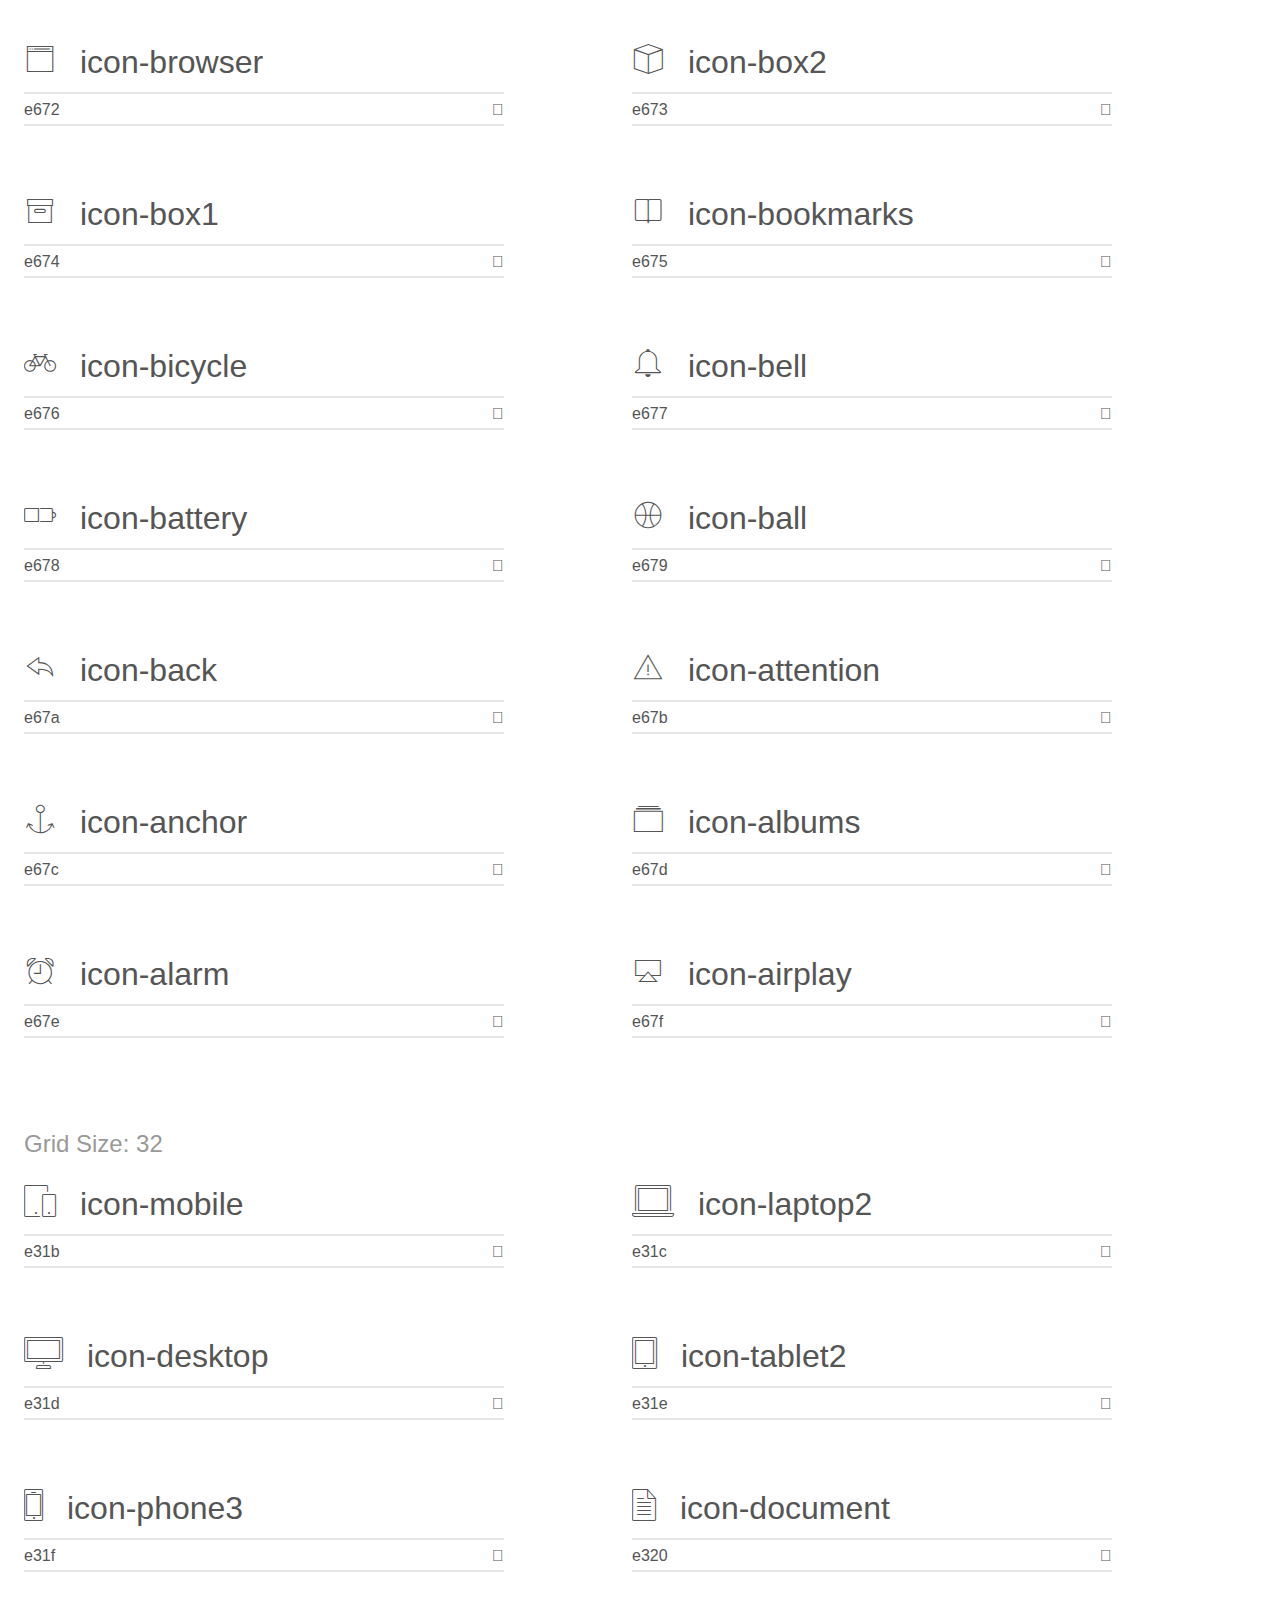
<file: css/icons/demo.html>
<!doctype html>
<html>
<head>
	<meta charset="utf-8">
	<title>IcoMoon Demo</title>
	<meta name="description" content="An Icon Font Generated By IcoMoon.io">
	<meta name="viewport" content="width=device-width, initial-scale=1">
	<link rel="stylesheet" href="demo-files/demo.css">
	<link rel="stylesheet" href="iconfont.css"></head>
<body>
	<div class="bgc1 clearfix">
		<h1 class="mhmm mvm"><span class="fgc1">Font Name:</span> iconfont <small class="fgc1">(Glyphs:&nbsp;302)</small></h1>
	</div>
	<div class="clearfix mhl ptl">
		<h1 class="mvm mtn fgc1">Grid Size: 16</h1>
		<div class="glyph fs1">
			<div class="clearfix bshadow0 pbs">
				<i class="icon-album">
				
				</i>
				<span class="mls"> icon-album</span>
			</div>
			<fieldset class="fs0 size1of1 clearfix hidden-false">
				<input type="text" readonly value="e6aa" class="unit size1of2" />
				<input type="text" maxlength="1" readonly value="&#xe6aa;" class="unitRight size1of2 talign-right" />
			</fieldset>
			<div class="fs0 bshadow0 clearfix hidden-true">
				<span class="unit pvs fgc1">liga: </span>
				<input type="text" readonly value="" class="liga unitRight" />
			</div>
		</div>
		<div class="glyph fs1">
			<div class="clearfix bshadow0 pbs">
				<i class="icon-arc">
				
				</i>
				<span class="mls"> icon-arc</span>
			</div>
			<fieldset class="fs0 size1of1 clearfix hidden-false">
				<input type="text" readonly value="e6ab" class="unit size1of2" />
				<input type="text" maxlength="1" readonly value="&#xe6ab;" class="unitRight size1of2 talign-right" />
			</fieldset>
			<div class="fs0 bshadow0 clearfix hidden-true">
				<span class="unit pvs fgc1">liga: </span>
				<input type="text" readonly value="" class="liga unitRight" />
			</div>
		</div>
		<div class="glyph fs1">
			<div class="clearfix bshadow0 pbs">
				<i class="icon-back-2">
				
				</i>
				<span class="mls"> icon-back-2</span>
			</div>
			<fieldset class="fs0 size1of1 clearfix hidden-false">
				<input type="text" readonly value="e6ac" class="unit size1of2" />
				<input type="text" maxlength="1" readonly value="&#xe6ac;" class="unitRight size1of2 talign-right" />
			</fieldset>
			<div class="fs0 bshadow0 clearfix hidden-true">
				<span class="unit pvs fgc1">liga: </span>
				<input type="text" readonly value="" class="liga unitRight" />
			</div>
		</div>
		<div class="glyph fs1">
			<div class="clearfix bshadow0 pbs">
				<i class="icon-bandaid">
				
				</i>
				<span class="mls"> icon-bandaid</span>
			</div>
			<fieldset class="fs0 size1of1 clearfix hidden-false">
				<input type="text" readonly value="e6ad" class="unit size1of2" />
				<input type="text" maxlength="1" readonly value="&#xe6ad;" class="unitRight size1of2 talign-right" />
			</fieldset>
			<div class="fs0 bshadow0 clearfix hidden-true">
				<span class="unit pvs fgc1">liga: </span>
				<input type="text" readonly value="" class="liga unitRight" />
			</div>
		</div>
		<div class="glyph fs1">
			<div class="clearfix bshadow0 pbs">
				<i class="icon-car">
				
				</i>
				<span class="mls"> icon-car</span>
			</div>
			<fieldset class="fs0 size1of1 clearfix hidden-false">
				<input type="text" readonly value="e6ae" class="unit size1of2" />
				<input type="text" maxlength="1" readonly value="&#xe6ae;" class="unitRight size1of2 talign-right" />
			</fieldset>
			<div class="fs0 bshadow0 clearfix hidden-true">
				<span class="unit pvs fgc1">liga: </span>
				<input type="text" readonly value="" class="liga unitRight" />
			</div>
		</div>
		<div class="glyph fs1">
			<div class="clearfix bshadow0 pbs">
				<i class="icon-diamond">
				
				</i>
				<span class="mls"> icon-diamond</span>
			</div>
			<fieldset class="fs0 size1of1 clearfix hidden-false">
				<input type="text" readonly value="e6af" class="unit size1of2" />
				<input type="text" maxlength="1" readonly value="&#xe6af;" class="unitRight size1of2 talign-right" />
			</fieldset>
			<div class="fs0 bshadow0 clearfix hidden-true">
				<span class="unit pvs fgc1">liga: </span>
				<input type="text" readonly value="" class="liga unitRight" />
			</div>
		</div>
		<div class="glyph fs1">
			<div class="clearfix bshadow0 pbs">
				<i class="icon-door-lock">
				
				</i>
				<span class="mls"> icon-door-lock</span>
			</div>
			<fieldset class="fs0 size1of1 clearfix hidden-false">
				<input type="text" readonly value="e6b0" class="unit size1of2" />
				<input type="text" maxlength="1" readonly value="&#xe6b0;" class="unitRight size1of2 talign-right" />
			</fieldset>
			<div class="fs0 bshadow0 clearfix hidden-true">
				<span class="unit pvs fgc1">liga: </span>
				<input type="text" readonly value="" class="liga unitRight" />
			</div>
		</div>
		<div class="glyph fs1">
			<div class="clearfix bshadow0 pbs">
				<i class="icon-eyedropper">
				
				</i>
				<span class="mls"> icon-eyedropper</span>
			</div>
			<fieldset class="fs0 size1of1 clearfix hidden-false">
				<input type="text" readonly value="e6b1" class="unit size1of2" />
				<input type="text" maxlength="1" readonly value="&#xe6b1;" class="unitRight size1of2 talign-right" />
			</fieldset>
			<div class="fs0 bshadow0 clearfix hidden-true">
				<span class="unit pvs fgc1">liga: </span>
				<input type="text" readonly value="" class="liga unitRight" />
			</div>
		</div>
		<div class="glyph fs1">
			<div class="clearfix bshadow0 pbs">
				<i class="icon-female">
				
				</i>
				<span class="mls"> icon-female</span>
			</div>
			<fieldset class="fs0 size1of1 clearfix hidden-false">
				<input type="text" readonly value="e6b2" class="unit size1of2" />
				<input type="text" maxlength="1" readonly value="&#xe6b2;" class="unitRight size1of2 talign-right" />
			</fieldset>
			<div class="fs0 bshadow0 clearfix hidden-true">
				<span class="unit pvs fgc1">liga: </span>
				<input type="text" readonly value="" class="liga unitRight" />
			</div>
		</div>
		<div class="glyph fs1">
			<div class="clearfix bshadow0 pbs">
				<i class="icon-gym">
				
				</i>
				<span class="mls"> icon-gym</span>
			</div>
			<fieldset class="fs0 size1of1 clearfix hidden-false">
				<input type="text" readonly value="e6b3" class="unit size1of2" />
				<input type="text" maxlength="1" readonly value="&#xe6b3;" class="unitRight size1of2 talign-right" />
			</fieldset>
			<div class="fs0 bshadow0 clearfix hidden-true">
				<span class="unit pvs fgc1">liga: </span>
				<input type="text" readonly value="" class="liga unitRight" />
			</div>
		</div>
		<div class="glyph fs1">
			<div class="clearfix bshadow0 pbs">
				<i class="icon-hammer">
				
				</i>
				<span class="mls"> icon-hammer</span>
			</div>
			<fieldset class="fs0 size1of1 clearfix hidden-false">
				<input type="text" readonly value="e6b4" class="unit size1of2" />
				<input type="text" maxlength="1" readonly value="&#xe6b4;" class="unitRight size1of2 talign-right" />
			</fieldset>
			<div class="fs0 bshadow0 clearfix hidden-true">
				<span class="unit pvs fgc1">liga: </span>
				<input type="text" readonly value="" class="liga unitRight" />
			</div>
		</div>
		<div class="glyph fs1">
			<div class="clearfix bshadow0 pbs">
				<i class="icon-headphones">
				
				</i>
				<span class="mls"> icon-headphones</span>
			</div>
			<fieldset class="fs0 size1of1 clearfix hidden-false">
				<input type="text" readonly value="e6b5" class="unit size1of2" />
				<input type="text" maxlength="1" readonly value="&#xe6b5;" class="unitRight size1of2 talign-right" />
			</fieldset>
			<div class="fs0 bshadow0 clearfix hidden-true">
				<span class="unit pvs fgc1">liga: </span>
				<input type="text" readonly value="" class="liga unitRight" />
			</div>
		</div>
		<div class="glyph fs1">
			<div class="clearfix bshadow0 pbs">
				<i class="icon-helm">
				
				</i>
				<span class="mls"> icon-helm</span>
			</div>
			<fieldset class="fs0 size1of1 clearfix hidden-false">
				<input type="text" readonly value="e6b6" class="unit size1of2" />
				<input type="text" maxlength="1" readonly value="&#xe6b6;" class="unitRight size1of2 talign-right" />
			</fieldset>
			<div class="fs0 bshadow0 clearfix hidden-true">
				<span class="unit pvs fgc1">liga: </span>
				<input type="text" readonly value="" class="liga unitRight" />
			</div>
		</div>
		<div class="glyph fs1">
			<div class="clearfix bshadow0 pbs">
				<i class="icon-hourglass">
				
				</i>
				<span class="mls"> icon-hourglass</span>
			</div>
			<fieldset class="fs0 size1of1 clearfix hidden-false">
				<input type="text" readonly value="e6b7" class="unit size1of2" />
				<input type="text" maxlength="1" readonly value="&#xe6b7;" class="unitRight size1of2 talign-right" />
			</fieldset>
			<div class="fs0 bshadow0 clearfix hidden-true">
				<span class="unit pvs fgc1">liga: </span>
				<input type="text" readonly value="" class="liga unitRight" />
			</div>
		</div>
		<div class="glyph fs1">
			<div class="clearfix bshadow0 pbs">
				<i class="icon-leaf">
				
				</i>
				<span class="mls"> icon-leaf</span>
			</div>
			<fieldset class="fs0 size1of1 clearfix hidden-false">
				<input type="text" readonly value="e6b8" class="unit size1of2" />
				<input type="text" maxlength="1" readonly value="&#xe6b8;" class="unitRight size1of2 talign-right" />
			</fieldset>
			<div class="fs0 bshadow0 clearfix hidden-true">
				<span class="unit pvs fgc1">liga: </span>
				<input type="text" readonly value="" class="liga unitRight" />
			</div>
		</div>
		<div class="glyph fs1">
			<div class="clearfix bshadow0 pbs">
				<i class="icon-magic-wand">
				
				</i>
				<span class="mls"> icon-magic-wand</span>
			</div>
			<fieldset class="fs0 size1of1 clearfix hidden-false">
				<input type="text" readonly value="e6b9" class="unit size1of2" />
				<input type="text" maxlength="1" readonly value="&#xe6b9;" class="unitRight size1of2 talign-right" />
			</fieldset>
			<div class="fs0 bshadow0 clearfix hidden-true">
				<span class="unit pvs fgc1">liga: </span>
				<input type="text" readonly value="" class="liga unitRight" />
			</div>
		</div>
		<div class="glyph fs1">
			<div class="clearfix bshadow0 pbs">
				<i class="icon-male">
				
				</i>
				<span class="mls"> icon-male</span>
			</div>
			<fieldset class="fs0 size1of1 clearfix hidden-false">
				<input type="text" readonly value="e6ba" class="unit size1of2" />
				<input type="text" maxlength="1" readonly value="&#xe6ba;" class="unitRight size1of2 talign-right" />
			</fieldset>
			<div class="fs0 bshadow0 clearfix hidden-true">
				<span class="unit pvs fgc1">liga: </span>
				<input type="text" readonly value="" class="liga unitRight" />
			</div>
		</div>
		<div class="glyph fs1">
			<div class="clearfix bshadow0 pbs">
				<i class="icon-map-2">
				
				</i>
				<span class="mls"> icon-map-2</span>
			</div>
			<fieldset class="fs0 size1of1 clearfix hidden-false">
				<input type="text" readonly value="e6bb" class="unit size1of2" />
				<input type="text" maxlength="1" readonly value="&#xe6bb;" class="unitRight size1of2 talign-right" />
			</fieldset>
			<div class="fs0 bshadow0 clearfix hidden-true">
				<span class="unit pvs fgc1">liga: </span>
				<input type="text" readonly value="" class="liga unitRight" />
			</div>
		</div>
		<div class="glyph fs1">
			<div class="clearfix bshadow0 pbs">
				<i class="icon-next-2">
				
				</i>
				<span class="mls"> icon-next-2</span>
			</div>
			<fieldset class="fs0 size1of1 clearfix hidden-false">
				<input type="text" readonly value="e6bc" class="unit size1of2" />
				<input type="text" maxlength="1" readonly value="&#xe6bc;" class="unitRight size1of2 talign-right" />
			</fieldset>
			<div class="fs0 bshadow0 clearfix hidden-true">
				<span class="unit pvs fgc1">liga: </span>
				<input type="text" readonly value="" class="liga unitRight" />
			</div>
		</div>
		<div class="glyph fs1">
			<div class="clearfix bshadow0 pbs">
				<i class="icon-paint-bucket">
				
				</i>
				<span class="mls"> icon-paint-bucket</span>
			</div>
			<fieldset class="fs0 size1of1 clearfix hidden-false">
				<input type="text" readonly value="e6bd" class="unit size1of2" />
				<input type="text" maxlength="1" readonly value="&#xe6bd;" class="unitRight size1of2 talign-right" />
			</fieldset>
			<div class="fs0 bshadow0 clearfix hidden-true">
				<span class="unit pvs fgc1">liga: </span>
				<input type="text" readonly value="" class="liga unitRight" />
			</div>
		</div>
		<div class="glyph fs1">
			<div class="clearfix bshadow0 pbs">
				<i class="icon-pendrive">
				
				</i>
				<span class="mls"> icon-pendrive</span>
			</div>
			<fieldset class="fs0 size1of1 clearfix hidden-false">
				<input type="text" readonly value="e6be" class="unit size1of2" />
				<input type="text" maxlength="1" readonly value="&#xe6be;" class="unitRight size1of2 talign-right" />
			</fieldset>
			<div class="fs0 bshadow0 clearfix hidden-true">
				<span class="unit pvs fgc1">liga: </span>
				<input type="text" readonly value="" class="liga unitRight" />
			</div>
		</div>
		<div class="glyph fs1">
			<div class="clearfix bshadow0 pbs">
				<i class="icon-photo">
				
				</i>
				<span class="mls"> icon-photo</span>
			</div>
			<fieldset class="fs0 size1of1 clearfix hidden-false">
				<input type="text" readonly value="e6bf" class="unit size1of2" />
				<input type="text" maxlength="1" readonly value="&#xe6bf;" class="unitRight size1of2 talign-right" />
			</fieldset>
			<div class="fs0 bshadow0 clearfix hidden-true">
				<span class="unit pvs fgc1">liga: </span>
				<input type="text" readonly value="" class="liga unitRight" />
			</div>
		</div>
		<div class="glyph fs1">
			<div class="clearfix bshadow0 pbs">
				<i class="icon-piggy">
				
				</i>
				<span class="mls"> icon-piggy</span>
			</div>
			<fieldset class="fs0 size1of1 clearfix hidden-false">
				<input type="text" readonly value="e6c0" class="unit size1of2" />
				<input type="text" maxlength="1" readonly value="&#xe6c0;" class="unitRight size1of2 talign-right" />
			</fieldset>
			<div class="fs0 bshadow0 clearfix hidden-true">
				<span class="unit pvs fgc1">liga: </span>
				<input type="text" readonly value="" class="liga unitRight" />
			</div>
		</div>
		<div class="glyph fs1">
			<div class="clearfix bshadow0 pbs">
				<i class="icon-plugin">
				
				</i>
				<span class="mls"> icon-plugin</span>
			</div>
			<fieldset class="fs0 size1of1 clearfix hidden-false">
				<input type="text" readonly value="e6c1" class="unit size1of2" />
				<input type="text" maxlength="1" readonly value="&#xe6c1;" class="unitRight size1of2 talign-right" />
			</fieldset>
			<div class="fs0 bshadow0 clearfix hidden-true">
				<span class="unit pvs fgc1">liga: </span>
				<input type="text" readonly value="" class="liga unitRight" />
			</div>
		</div>
		<div class="glyph fs1">
			<div class="clearfix bshadow0 pbs">
				<i class="icon-refresh-2">
				
				</i>
				<span class="mls"> icon-refresh-2</span>
			</div>
			<fieldset class="fs0 size1of1 clearfix hidden-false">
				<input type="text" readonly value="e6c2" class="unit size1of2" />
				<input type="text" maxlength="1" readonly value="&#xe6c2;" class="unitRight size1of2 talign-right" />
			</fieldset>
			<div class="fs0 bshadow0 clearfix hidden-true">
				<span class="unit pvs fgc1">liga: </span>
				<input type="text" readonly value="" class="liga unitRight" />
			</div>
		</div>
		<div class="glyph fs1">
			<div class="clearfix bshadow0 pbs">
				<i class="icon-rocket">
				
				</i>
				<span class="mls"> icon-rocket</span>
			</div>
			<fieldset class="fs0 size1of1 clearfix hidden-false">
				<input type="text" readonly value="e6c3" class="unit size1of2" />
				<input type="text" maxlength="1" readonly value="&#xe6c3;" class="unitRight size1of2 talign-right" />
			</fieldset>
			<div class="fs0 bshadow0 clearfix hidden-true">
				<span class="unit pvs fgc1">liga: </span>
				<input type="text" readonly value="" class="liga unitRight" />
			</div>
		</div>
		<div class="glyph fs1">
			<div class="clearfix bshadow0 pbs">
				<i class="icon-settings">
				
				</i>
				<span class="mls"> icon-settings</span>
			</div>
			<fieldset class="fs0 size1of1 clearfix hidden-false">
				<input type="text" readonly value="e6c4" class="unit size1of2" />
				<input type="text" maxlength="1" readonly value="&#xe6c4;" class="unitRight size1of2 talign-right" />
			</fieldset>
			<div class="fs0 bshadow0 clearfix hidden-true">
				<span class="unit pvs fgc1">liga: </span>
				<input type="text" readonly value="" class="liga unitRight" />
			</div>
		</div>
		<div class="glyph fs1">
			<div class="clearfix bshadow0 pbs">
				<i class="icon-shield">
				
				</i>
				<span class="mls"> icon-shield</span>
			</div>
			<fieldset class="fs0 size1of1 clearfix hidden-false">
				<input type="text" readonly value="e6c5" class="unit size1of2" />
				<input type="text" maxlength="1" readonly value="&#xe6c5;" class="unitRight size1of2 talign-right" />
			</fieldset>
			<div class="fs0 bshadow0 clearfix hidden-true">
				<span class="unit pvs fgc1">liga: </span>
				<input type="text" readonly value="" class="liga unitRight" />
			</div>
		</div>
		<div class="glyph fs1">
			<div class="clearfix bshadow0 pbs">
				<i class="icon-smile">
				
				</i>
				<span class="mls"> icon-smile</span>
			</div>
			<fieldset class="fs0 size1of1 clearfix hidden-false">
				<input type="text" readonly value="e6c6" class="unit size1of2" />
				<input type="text" maxlength="1" readonly value="&#xe6c6;" class="unitRight size1of2 talign-right" />
			</fieldset>
			<div class="fs0 bshadow0 clearfix hidden-true">
				<span class="unit pvs fgc1">liga: </span>
				<input type="text" readonly value="" class="liga unitRight" />
			</div>
		</div>
		<div class="glyph fs1">
			<div class="clearfix bshadow0 pbs">
				<i class="icon-usb">
				
				</i>
				<span class="mls"> icon-usb</span>
			</div>
			<fieldset class="fs0 size1of1 clearfix hidden-false">
				<input type="text" readonly value="e6c7" class="unit size1of2" />
				<input type="text" maxlength="1" readonly value="&#xe6c7;" class="unitRight size1of2 talign-right" />
			</fieldset>
			<div class="fs0 bshadow0 clearfix hidden-true">
				<span class="unit pvs fgc1">liga: </span>
				<input type="text" readonly value="" class="liga unitRight" />
			</div>
		</div>
		<div class="glyph fs1">
			<div class="clearfix bshadow0 pbs">
				<i class="icon-vector">
				
				</i>
				<span class="mls"> icon-vector</span>
			</div>
			<fieldset class="fs0 size1of1 clearfix hidden-false">
				<input type="text" readonly value="e6c8" class="unit size1of2" />
				<input type="text" maxlength="1" readonly value="&#xe6c8;" class="unitRight size1of2 talign-right" />
			</fieldset>
			<div class="fs0 bshadow0 clearfix hidden-true">
				<span class="unit pvs fgc1">liga: </span>
				<input type="text" readonly value="" class="liga unitRight" />
			</div>
		</div>
		<div class="glyph fs1">
			<div class="clearfix bshadow0 pbs">
				<i class="icon-wine">
				
				</i>
				<span class="mls"> icon-wine</span>
			</div>
			<fieldset class="fs0 size1of1 clearfix hidden-false">
				<input type="text" readonly value="e6c9" class="unit size1of2" />
				<input type="text" maxlength="1" readonly value="&#xe6c9;" class="unitRight size1of2 talign-right" />
			</fieldset>
			<div class="fs0 bshadow0 clearfix hidden-true">
				<span class="unit pvs fgc1">liga: </span>
				<input type="text" readonly value="" class="liga unitRight" />
			</div>
		</div>
		<div class="glyph fs1">
			<div class="clearfix bshadow0 pbs">
				<i class="icon-cloud-upload">
				
				</i>
				<span class="mls"> icon-cloud-upload</span>
			</div>
			<fieldset class="fs0 size1of1 clearfix hidden-false">
				<input type="text" readonly value="e68a" class="unit size1of2" />
				<input type="text" maxlength="1" readonly value="&#xe68a;" class="unitRight size1of2 talign-right" />
			</fieldset>
			<div class="fs0 bshadow0 clearfix hidden-true">
				<span class="unit pvs fgc1">liga: </span>
				<input type="text" readonly value="" class="liga unitRight" />
			</div>
		</div>
		<div class="glyph fs1">
			<div class="clearfix bshadow0 pbs">
				<i class="icon-cash">
				
				</i>
				<span class="mls"> icon-cash</span>
			</div>
			<fieldset class="fs0 size1of1 clearfix hidden-false">
				<input type="text" readonly value="e68c" class="unit size1of2" />
				<input type="text" maxlength="1" readonly value="&#xe68c;" class="unitRight size1of2 talign-right" />
			</fieldset>
			<div class="fs0 bshadow0 clearfix hidden-true">
				<span class="unit pvs fgc1">liga: </span>
				<input type="text" readonly value="" class="liga unitRight" />
			</div>
		</div>
		<div class="glyph fs1">
			<div class="clearfix bshadow0 pbs">
				<i class="icon-close">
				
				</i>
				<span class="mls"> icon-close</span>
			</div>
			<fieldset class="fs0 size1of1 clearfix hidden-false">
				<input type="text" readonly value="e680" class="unit size1of2" />
				<input type="text" maxlength="1" readonly value="&#xe680;" class="unitRight size1of2 talign-right" />
			</fieldset>
			<div class="fs0 bshadow0 clearfix hidden-true">
				<span class="unit pvs fgc1">liga: </span>
				<input type="text" readonly value="" class="liga unitRight" />
			</div>
		</div>
		<div class="glyph fs1">
			<div class="clearfix bshadow0 pbs">
				<i class="icon-bluetooth">
				
				</i>
				<span class="mls"> icon-bluetooth</span>
			</div>
			<fieldset class="fs0 size1of1 clearfix hidden-false">
				<input type="text" readonly value="e68d" class="unit size1of2" />
				<input type="text" maxlength="1" readonly value="&#xe68d;" class="unitRight size1of2 talign-right" />
			</fieldset>
			<div class="fs0 bshadow0 clearfix hidden-true">
				<span class="unit pvs fgc1">liga: </span>
				<input type="text" readonly value="" class="liga unitRight" />
			</div>
		</div>
		<div class="glyph fs1">
			<div class="clearfix bshadow0 pbs">
				<i class="icon-cloud-download">
				
				</i>
				<span class="mls"> icon-cloud-download</span>
			</div>
			<fieldset class="fs0 size1of1 clearfix hidden-false">
				<input type="text" readonly value="e68b" class="unit size1of2" />
				<input type="text" maxlength="1" readonly value="&#xe68b;" class="unitRight size1of2 talign-right" />
			</fieldset>
			<div class="fs0 bshadow0 clearfix hidden-true">
				<span class="unit pvs fgc1">liga: </span>
				<input type="text" readonly value="" class="liga unitRight" />
			</div>
		</div>
		<div class="glyph fs1">
			<div class="clearfix bshadow0 pbs">
				<i class="icon-way">
				
				</i>
				<span class="mls"> icon-way</span>
			</div>
			<fieldset class="fs0 size1of1 clearfix hidden-false">
				<input type="text" readonly value="e68e" class="unit size1of2" />
				<input type="text" maxlength="1" readonly value="&#xe68e;" class="unitRight size1of2 talign-right" />
			</fieldset>
			<div class="fs0 bshadow0 clearfix hidden-true">
				<span class="unit pvs fgc1">liga: </span>
				<input type="text" readonly value="" class="liga unitRight" />
			</div>
		</div>
		<div class="glyph fs1">
			<div class="clearfix bshadow0 pbs">
				<i class="icon-close-circle">
				
				</i>
				<span class="mls"> icon-close-circle</span>
			</div>
			<fieldset class="fs0 size1of1 clearfix hidden-false">
				<input type="text" readonly value="e681" class="unit size1of2" />
				<input type="text" maxlength="1" readonly value="&#xe681;" class="unitRight size1of2 talign-right" />
			</fieldset>
			<div class="fs0 bshadow0 clearfix hidden-true">
				<span class="unit pvs fgc1">liga: </span>
				<input type="text" readonly value="" class="liga unitRight" />
			</div>
		</div>
		<div class="glyph fs1">
			<div class="clearfix bshadow0 pbs">
				<i class="icon-id">
				
				</i>
				<span class="mls"> icon-id</span>
			</div>
			<fieldset class="fs0 size1of1 clearfix hidden-false">
				<input type="text" readonly value="e68f" class="unit size1of2" />
				<input type="text" maxlength="1" readonly value="&#xe68f;" class="unitRight size1of2 talign-right" />
			</fieldset>
			<div class="fs0 bshadow0 clearfix hidden-true">
				<span class="unit pvs fgc1">liga: </span>
				<input type="text" readonly value="" class="liga unitRight" />
			</div>
		</div>
		<div class="glyph fs1">
			<div class="clearfix bshadow0 pbs">
				<i class="icon-angle-up">
				
				</i>
				<span class="mls"> icon-angle-up</span>
			</div>
			<fieldset class="fs0 size1of1 clearfix hidden-false">
				<input type="text" readonly value="e682" class="unit size1of2" />
				<input type="text" maxlength="1" readonly value="&#xe682;" class="unitRight size1of2 talign-right" />
			</fieldset>
			<div class="fs0 bshadow0 clearfix hidden-true">
				<span class="unit pvs fgc1">liga: </span>
				<input type="text" readonly value="" class="liga unitRight" />
			</div>
		</div>
		<div class="glyph fs1">
			<div class="clearfix bshadow0 pbs">
				<i class="icon-wristwatch">
				
				</i>
				<span class="mls"> icon-wristwatch</span>
			</div>
			<fieldset class="fs0 size1of1 clearfix hidden-false">
				<input type="text" readonly value="e690" class="unit size1of2" />
				<input type="text" maxlength="1" readonly value="&#xe690;" class="unitRight size1of2 talign-right" />
			</fieldset>
			<div class="fs0 bshadow0 clearfix hidden-true">
				<span class="unit pvs fgc1">liga: </span>
				<input type="text" readonly value="" class="liga unitRight" />
			</div>
		</div>
		<div class="glyph fs1">
			<div class="clearfix bshadow0 pbs">
				<i class="icon-angle-up-circle">
				
				</i>
				<span class="mls"> icon-angle-up-circle</span>
			</div>
			<fieldset class="fs0 size1of1 clearfix hidden-false">
				<input type="text" readonly value="e683" class="unit size1of2" />
				<input type="text" maxlength="1" readonly value="&#xe683;" class="unitRight size1of2 talign-right" />
			</fieldset>
			<div class="fs0 bshadow0 clearfix hidden-true">
				<span class="unit pvs fgc1">liga: </span>
				<input type="text" readonly value="" class="liga unitRight" />
			</div>
		</div>
		<div class="glyph fs1">
			<div class="clearfix bshadow0 pbs">
				<i class="icon-world">
				
				</i>
				<span class="mls"> icon-world</span>
			</div>
			<fieldset class="fs0 size1of1 clearfix hidden-false">
				<input type="text" readonly value="e691" class="unit size1of2" />
				<input type="text" maxlength="1" readonly value="&#xe691;" class="unitRight size1of2 talign-right" />
			</fieldset>
			<div class="fs0 bshadow0 clearfix hidden-true">
				<span class="unit pvs fgc1">liga: </span>
				<input type="text" readonly value="" class="liga unitRight" />
			</div>
		</div>
		<div class="glyph fs1">
			<div class="clearfix bshadow0 pbs">
				<i class="icon-angle-right">
				
				</i>
				<span class="mls"> icon-angle-right</span>
			</div>
			<fieldset class="fs0 size1of1 clearfix hidden-false">
				<input type="text" readonly value="e684" class="unit size1of2" />
				<input type="text" maxlength="1" readonly value="&#xe684;" class="unitRight size1of2 talign-right" />
			</fieldset>
			<div class="fs0 bshadow0 clearfix hidden-true">
				<span class="unit pvs fgc1">liga: </span>
				<input type="text" readonly value="" class="liga unitRight" />
			</div>
		</div>
		<div class="glyph fs1">
			<div class="clearfix bshadow0 pbs">
				<i class="icon-volume">
				
				</i>
				<span class="mls"> icon-volume</span>
			</div>
			<fieldset class="fs0 size1of1 clearfix hidden-false">
				<input type="text" readonly value="e692" class="unit size1of2" />
				<input type="text" maxlength="1" readonly value="&#xe692;" class="unitRight size1of2 talign-right" />
			</fieldset>
			<div class="fs0 bshadow0 clearfix hidden-true">
				<span class="unit pvs fgc1">liga: </span>
				<input type="text" readonly value="" class="liga unitRight" />
			</div>
		</div>
		<div class="glyph fs1">
			<div class="clearfix bshadow0 pbs">
				<i class="icon-angle-right-circle">
				
				</i>
				<span class="mls"> icon-angle-right-circle</span>
			</div>
			<fieldset class="fs0 size1of1 clearfix hidden-false">
				<input type="text" readonly value="e685" class="unit size1of2" />
				<input type="text" maxlength="1" readonly value="&#xe685;" class="unitRight size1of2 talign-right" />
			</fieldset>
			<div class="fs0 bshadow0 clearfix hidden-true">
				<span class="unit pvs fgc1">liga: </span>
				<input type="text" readonly value="" class="liga unitRight" />
			</div>
		</div>
		<div class="glyph fs1">
			<div class="clearfix bshadow0 pbs">
				<i class="icon-users">
				
				</i>
				<span class="mls"> icon-users</span>
			</div>
			<fieldset class="fs0 size1of1 clearfix hidden-false">
				<input type="text" readonly value="e693" class="unit size1of2" />
				<input type="text" maxlength="1" readonly value="&#xe693;" class="unitRight size1of2 talign-right" />
			</fieldset>
			<div class="fs0 bshadow0 clearfix hidden-true">
				<span class="unit pvs fgc1">liga: </span>
				<input type="text" readonly value="" class="liga unitRight" />
			</div>
		</div>
		<div class="glyph fs1">
			<div class="clearfix bshadow0 pbs">
				<i class="icon-angle-left">
				
				</i>
				<span class="mls"> icon-angle-left</span>
			</div>
			<fieldset class="fs0 size1of1 clearfix hidden-false">
				<input type="text" readonly value="e686" class="unit size1of2" />
				<input type="text" maxlength="1" readonly value="&#xe686;" class="unitRight size1of2 talign-right" />
			</fieldset>
			<div class="fs0 bshadow0 clearfix hidden-true">
				<span class="unit pvs fgc1">liga: </span>
				<input type="text" readonly value="" class="liga unitRight" />
			</div>
		</div>
		<div class="glyph fs1">
			<div class="clearfix bshadow0 pbs">
				<i class="icon-user-female">
				
				</i>
				<span class="mls"> icon-user-female</span>
			</div>
			<fieldset class="fs0 size1of1 clearfix hidden-false">
				<input type="text" readonly value="e694" class="unit size1of2" />
				<input type="text" maxlength="1" readonly value="&#xe694;" class="unitRight size1of2 talign-right" />
			</fieldset>
			<div class="fs0 bshadow0 clearfix hidden-true">
				<span class="unit pvs fgc1">liga: </span>
				<input type="text" readonly value="" class="liga unitRight" />
			</div>
		</div>
		<div class="glyph fs1">
			<div class="clearfix bshadow0 pbs">
				<i class="icon-angle-left-circle">
				
				</i>
				<span class="mls"> icon-angle-left-circle</span>
			</div>
			<fieldset class="fs0 size1of1 clearfix hidden-false">
				<input type="text" readonly value="e687" class="unit size1of2" />
				<input type="text" maxlength="1" readonly value="&#xe687;" class="unitRight size1of2 talign-right" />
			</fieldset>
			<div class="fs0 bshadow0 clearfix hidden-true">
				<span class="unit pvs fgc1">liga: </span>
				<input type="text" readonly value="" class="liga unitRight" />
			</div>
		</div>
		<div class="glyph fs1">
			<div class="clearfix bshadow0 pbs">
				<i class="icon-up-arrow">
				
				</i>
				<span class="mls"> icon-up-arrow</span>
			</div>
			<fieldset class="fs0 size1of1 clearfix hidden-false">
				<input type="text" readonly value="e695" class="unit size1of2" />
				<input type="text" maxlength="1" readonly value="&#xe695;" class="unitRight size1of2 talign-right" />
			</fieldset>
			<div class="fs0 bshadow0 clearfix hidden-true">
				<span class="unit pvs fgc1">liga: </span>
				<input type="text" readonly value="" class="liga unitRight" />
			</div>
		</div>
		<div class="glyph fs1">
			<div class="clearfix bshadow0 pbs">
				<i class="icon-angle-down">
				
				</i>
				<span class="mls"> icon-angle-down</span>
			</div>
			<fieldset class="fs0 size1of1 clearfix hidden-false">
				<input type="text" readonly value="e688" class="unit size1of2" />
				<input type="text" maxlength="1" readonly value="&#xe688;" class="unitRight size1of2 talign-right" />
			</fieldset>
			<div class="fs0 bshadow0 clearfix hidden-true">
				<span class="unit pvs fgc1">liga: </span>
				<input type="text" readonly value="" class="liga unitRight" />
			</div>
		</div>
		<div class="glyph fs1">
			<div class="clearfix bshadow0 pbs">
				<i class="icon-switch">
				
				</i>
				<span class="mls"> icon-switch</span>
			</div>
			<fieldset class="fs0 size1of1 clearfix hidden-false">
				<input type="text" readonly value="e696" class="unit size1of2" />
				<input type="text" maxlength="1" readonly value="&#xe696;" class="unitRight size1of2 talign-right" />
			</fieldset>
			<div class="fs0 bshadow0 clearfix hidden-true">
				<span class="unit pvs fgc1">liga: </span>
				<input type="text" readonly value="" class="liga unitRight" />
			</div>
		</div>
		<div class="glyph fs1">
			<div class="clearfix bshadow0 pbs">
				<i class="icon-angle-down-circle">
				
				</i>
				<span class="mls"> icon-angle-down-circle</span>
			</div>
			<fieldset class="fs0 size1of1 clearfix hidden-false">
				<input type="text" readonly value="e689" class="unit size1of2" />
				<input type="text" maxlength="1" readonly value="&#xe689;" class="unitRight size1of2 talign-right" />
			</fieldset>
			<div class="fs0 bshadow0 clearfix hidden-true">
				<span class="unit pvs fgc1">liga: </span>
				<input type="text" readonly value="" class="liga unitRight" />
			</div>
		</div>
		<div class="glyph fs1">
			<div class="clearfix bshadow0 pbs">
				<i class="icon-scissors">
				
				</i>
				<span class="mls"> icon-scissors</span>
			</div>
			<fieldset class="fs0 size1of1 clearfix hidden-false">
				<input type="text" readonly value="e697" class="unit size1of2" />
				<input type="text" maxlength="1" readonly value="&#xe697;" class="unitRight size1of2 talign-right" />
			</fieldset>
			<div class="fs0 bshadow0 clearfix hidden-true">
				<span class="unit pvs fgc1">liga: </span>
				<input type="text" readonly value="" class="liga unitRight" />
			</div>
		</div>
		<div class="glyph fs1">
			<div class="clearfix bshadow0 pbs">
				<i class="icon-wallet">
				
				</i>
				<span class="mls"> icon-wallet</span>
			</div>
			<fieldset class="fs0 size1of1 clearfix hidden-false">
				<input type="text" readonly value="e600" class="unit size1of2" />
				<input type="text" maxlength="1" readonly value="&#xe600;" class="unitRight size1of2 talign-right" />
			</fieldset>
			<div class="fs0 bshadow0 clearfix hidden-true">
				<span class="unit pvs fgc1">liga: </span>
				<input type="text" readonly value="" class="liga unitRight" />
			</div>
		</div>
		<div class="glyph fs1">
			<div class="clearfix bshadow0 pbs">
				<i class="icon-safe">
				
				</i>
				<span class="mls"> icon-safe</span>
			</div>
			<fieldset class="fs0 size1of1 clearfix hidden-false">
				<input type="text" readonly value="e698" class="unit size1of2" />
				<input type="text" maxlength="1" readonly value="&#xe698;" class="unitRight size1of2 talign-right" />
			</fieldset>
			<div class="fs0 bshadow0 clearfix hidden-true">
				<span class="unit pvs fgc1">liga: </span>
				<input type="text" readonly value="" class="liga unitRight" />
			</div>
		</div>
		<div class="glyph fs1">
			<div class="clearfix bshadow0 pbs">
				<i class="icon-volume2">
				
				</i>
				<span class="mls"> icon-volume2</span>
			</div>
			<fieldset class="fs0 size1of1 clearfix hidden-false">
				<input type="text" readonly value="e601" class="unit size1of2" />
				<input type="text" maxlength="1" readonly value="&#xe601;" class="unitRight size1of2 talign-right" />
			</fieldset>
			<div class="fs0 bshadow0 clearfix hidden-true">
				<span class="unit pvs fgc1">liga: </span>
				<input type="text" readonly value="" class="liga unitRight" />
			</div>
		</div>
		<div class="glyph fs1">
			<div class="clearfix bshadow0 pbs">
				<i class="icon-volume1">
				
				</i>
				<span class="mls"> icon-volume1</span>
			</div>
			<fieldset class="fs0 size1of1 clearfix hidden-false">
				<input type="text" readonly value="e602" class="unit size1of2" />
				<input type="text" maxlength="1" readonly value="&#xe602;" class="unitRight size1of2 talign-right" />
			</fieldset>
			<div class="fs0 bshadow0 clearfix hidden-true">
				<span class="unit pvs fgc1">liga: </span>
				<input type="text" readonly value="" class="liga unitRight" />
			</div>
		</div>
		<div class="glyph fs1">
			<div class="clearfix bshadow0 pbs">
				<i class="icon-voicemail">
				
				</i>
				<span class="mls"> icon-voicemail</span>
			</div>
			<fieldset class="fs0 size1of1 clearfix hidden-false">
				<input type="text" readonly value="e603" class="unit size1of2" />
				<input type="text" maxlength="1" readonly value="&#xe603;" class="unitRight size1of2 talign-right" />
			</fieldset>
			<div class="fs0 bshadow0 clearfix hidden-true">
				<span class="unit pvs fgc1">liga: </span>
				<input type="text" readonly value="" class="liga unitRight" />
			</div>
		</div>
		<div class="glyph fs1">
			<div class="clearfix bshadow0 pbs">
				<i class="icon-video">
				
				</i>
				<span class="mls"> icon-video</span>
			</div>
			<fieldset class="fs0 size1of1 clearfix hidden-false">
				<input type="text" readonly value="e604" class="unit size1of2" />
				<input type="text" maxlength="1" readonly value="&#xe604;" class="unitRight size1of2 talign-right" />
			</fieldset>
			<div class="fs0 bshadow0 clearfix hidden-true">
				<span class="unit pvs fgc1">liga: </span>
				<input type="text" readonly value="" class="liga unitRight" />
			</div>
		</div>
		<div class="glyph fs1">
			<div class="clearfix bshadow0 pbs">
				<i class="icon-user">
				
				</i>
				<span class="mls"> icon-user</span>
			</div>
			<fieldset class="fs0 size1of1 clearfix hidden-false">
				<input type="text" readonly value="e605" class="unit size1of2" />
				<input type="text" maxlength="1" readonly value="&#xe605;" class="unitRight size1of2 talign-right" />
			</fieldset>
			<div class="fs0 bshadow0 clearfix hidden-true">
				<span class="unit pvs fgc1">liga: </span>
				<input type="text" readonly value="" class="liga unitRight" />
			</div>
		</div>
		<div class="glyph fs1">
			<div class="clearfix bshadow0 pbs">
				<i class="icon-upload">
				
				</i>
				<span class="mls"> icon-upload</span>
			</div>
			<fieldset class="fs0 size1of1 clearfix hidden-false">
				<input type="text" readonly value="e606" class="unit size1of2" />
				<input type="text" maxlength="1" readonly value="&#xe606;" class="unitRight size1of2 talign-right" />
			</fieldset>
			<div class="fs0 bshadow0 clearfix hidden-true">
				<span class="unit pvs fgc1">liga: </span>
				<input type="text" readonly value="" class="liga unitRight" />
			</div>
		</div>
		<div class="glyph fs1">
			<div class="clearfix bshadow0 pbs">
				<i class="icon-unlock">
				
				</i>
				<span class="mls"> icon-unlock</span>
			</div>
			<fieldset class="fs0 size1of1 clearfix hidden-false">
				<input type="text" readonly value="e607" class="unit size1of2" />
				<input type="text" maxlength="1" readonly value="&#xe607;" class="unitRight size1of2 talign-right" />
			</fieldset>
			<div class="fs0 bshadow0 clearfix hidden-true">
				<span class="unit pvs fgc1">liga: </span>
				<input type="text" readonly value="" class="liga unitRight" />
			</div>
		</div>
		<div class="glyph fs1">
			<div class="clearfix bshadow0 pbs">
				<i class="icon-umbrella">
				
				</i>
				<span class="mls"> icon-umbrella</span>
			</div>
			<fieldset class="fs0 size1of1 clearfix hidden-false">
				<input type="text" readonly value="e608" class="unit size1of2" />
				<input type="text" maxlength="1" readonly value="&#xe608;" class="unitRight size1of2 talign-right" />
			</fieldset>
			<div class="fs0 bshadow0 clearfix hidden-true">
				<span class="unit pvs fgc1">liga: </span>
				<input type="text" readonly value="" class="liga unitRight" />
			</div>
		</div>
		<div class="glyph fs1">
			<div class="clearfix bshadow0 pbs">
				<i class="icon-trash">
				
				</i>
				<span class="mls"> icon-trash</span>
			</div>
			<fieldset class="fs0 size1of1 clearfix hidden-false">
				<input type="text" readonly value="e609" class="unit size1of2" />
				<input type="text" maxlength="1" readonly value="&#xe609;" class="unitRight size1of2 talign-right" />
			</fieldset>
			<div class="fs0 bshadow0 clearfix hidden-true">
				<span class="unit pvs fgc1">liga: </span>
				<input type="text" readonly value="" class="liga unitRight" />
			</div>
		</div>
		<div class="glyph fs1">
			<div class="clearfix bshadow0 pbs">
				<i class="icon-tools">
				
				</i>
				<span class="mls"> icon-tools</span>
			</div>
			<fieldset class="fs0 size1of1 clearfix hidden-false">
				<input type="text" readonly value="e60a" class="unit size1of2" />
				<input type="text" maxlength="1" readonly value="&#xe60a;" class="unitRight size1of2 talign-right" />
			</fieldset>
			<div class="fs0 bshadow0 clearfix hidden-true">
				<span class="unit pvs fgc1">liga: </span>
				<input type="text" readonly value="" class="liga unitRight" />
			</div>
		</div>
		<div class="glyph fs1">
			<div class="clearfix bshadow0 pbs">
				<i class="icon-timer">
				
				</i>
				<span class="mls"> icon-timer</span>
			</div>
			<fieldset class="fs0 size1of1 clearfix hidden-false">
				<input type="text" readonly value="e60b" class="unit size1of2" />
				<input type="text" maxlength="1" readonly value="&#xe60b;" class="unitRight size1of2 talign-right" />
			</fieldset>
			<div class="fs0 bshadow0 clearfix hidden-true">
				<span class="unit pvs fgc1">liga: </span>
				<input type="text" readonly value="" class="liga unitRight" />
			</div>
		</div>
		<div class="glyph fs1">
			<div class="clearfix bshadow0 pbs">
				<i class="icon-ticket">
				
				</i>
				<span class="mls"> icon-ticket</span>
			</div>
			<fieldset class="fs0 size1of1 clearfix hidden-false">
				<input type="text" readonly value="e60c" class="unit size1of2" />
				<input type="text" maxlength="1" readonly value="&#xe60c;" class="unitRight size1of2 talign-right" />
			</fieldset>
			<div class="fs0 bshadow0 clearfix hidden-true">
				<span class="unit pvs fgc1">liga: </span>
				<input type="text" readonly value="" class="liga unitRight" />
			</div>
		</div>
		<div class="glyph fs1">
			<div class="clearfix bshadow0 pbs">
				<i class="icon-target">
				
				</i>
				<span class="mls"> icon-target</span>
			</div>
			<fieldset class="fs0 size1of1 clearfix hidden-false">
				<input type="text" readonly value="e60d" class="unit size1of2" />
				<input type="text" maxlength="1" readonly value="&#xe60d;" class="unitRight size1of2 talign-right" />
			</fieldset>
			<div class="fs0 bshadow0 clearfix hidden-true">
				<span class="unit pvs fgc1">liga: </span>
				<input type="text" readonly value="" class="liga unitRight" />
			</div>
		</div>
		<div class="glyph fs1">
			<div class="clearfix bshadow0 pbs">
				<i class="icon-sun">
				
				</i>
				<span class="mls"> icon-sun</span>
			</div>
			<fieldset class="fs0 size1of1 clearfix hidden-false">
				<input type="text" readonly value="e60e" class="unit size1of2" />
				<input type="text" maxlength="1" readonly value="&#xe60e;" class="unitRight size1of2 talign-right" />
			</fieldset>
			<div class="fs0 bshadow0 clearfix hidden-true">
				<span class="unit pvs fgc1">liga: </span>
				<input type="text" readonly value="" class="liga unitRight" />
			</div>
		</div>
		<div class="glyph fs1">
			<div class="clearfix bshadow0 pbs">
				<i class="icon-study">
				
				</i>
				<span class="mls"> icon-study</span>
			</div>
			<fieldset class="fs0 size1of1 clearfix hidden-false">
				<input type="text" readonly value="e60f" class="unit size1of2" />
				<input type="text" maxlength="1" readonly value="&#xe60f;" class="unitRight size1of2 talign-right" />
			</fieldset>
			<div class="fs0 bshadow0 clearfix hidden-true">
				<span class="unit pvs fgc1">liga: </span>
				<input type="text" readonly value="" class="liga unitRight" />
			</div>
		</div>
		<div class="glyph fs1">
			<div class="clearfix bshadow0 pbs">
				<i class="icon-stopwatch">
				
				</i>
				<span class="mls"> icon-stopwatch</span>
			</div>
			<fieldset class="fs0 size1of1 clearfix hidden-false">
				<input type="text" readonly value="e610" class="unit size1of2" />
				<input type="text" maxlength="1" readonly value="&#xe610;" class="unitRight size1of2 talign-right" />
			</fieldset>
			<div class="fs0 bshadow0 clearfix hidden-true">
				<span class="unit pvs fgc1">liga: </span>
				<input type="text" readonly value="" class="liga unitRight" />
			</div>
		</div>
		<div class="glyph fs1">
			<div class="clearfix bshadow0 pbs">
				<i class="icon-star">
				
				</i>
				<span class="mls"> icon-star</span>
			</div>
			<fieldset class="fs0 size1of1 clearfix hidden-false">
				<input type="text" readonly value="e611" class="unit size1of2" />
				<input type="text" maxlength="1" readonly value="&#xe611;" class="unitRight size1of2 talign-right" />
			</fieldset>
			<div class="fs0 bshadow0 clearfix hidden-true">
				<span class="unit pvs fgc1">liga: </span>
				<input type="text" readonly value="" class="liga unitRight" />
			</div>
		</div>
		<div class="glyph fs1">
			<div class="clearfix bshadow0 pbs">
				<i class="icon-speaker">
				
				</i>
				<span class="mls"> icon-speaker</span>
			</div>
			<fieldset class="fs0 size1of1 clearfix hidden-false">
				<input type="text" readonly value="e612" class="unit size1of2" />
				<input type="text" maxlength="1" readonly value="&#xe612;" class="unitRight size1of2 talign-right" />
			</fieldset>
			<div class="fs0 bshadow0 clearfix hidden-true">
				<span class="unit pvs fgc1">liga: </span>
				<input type="text" readonly value="" class="liga unitRight" />
			</div>
		</div>
		<div class="glyph fs1">
			<div class="clearfix bshadow0 pbs">
				<i class="icon-signal">
				
				</i>
				<span class="mls"> icon-signal</span>
			</div>
			<fieldset class="fs0 size1of1 clearfix hidden-false">
				<input type="text" readonly value="e613" class="unit size1of2" />
				<input type="text" maxlength="1" readonly value="&#xe613;" class="unitRight size1of2 talign-right" />
			</fieldset>
			<div class="fs0 bshadow0 clearfix hidden-true">
				<span class="unit pvs fgc1">liga: </span>
				<input type="text" readonly value="" class="liga unitRight" />
			</div>
		</div>
		<div class="glyph fs1">
			<div class="clearfix bshadow0 pbs">
				<i class="icon-shuffle">
				
				</i>
				<span class="mls"> icon-shuffle</span>
			</div>
			<fieldset class="fs0 size1of1 clearfix hidden-false">
				<input type="text" readonly value="e614" class="unit size1of2" />
				<input type="text" maxlength="1" readonly value="&#xe614;" class="unitRight size1of2 talign-right" />
			</fieldset>
			<div class="fs0 bshadow0 clearfix hidden-true">
				<span class="unit pvs fgc1">liga: </span>
				<input type="text" readonly value="" class="liga unitRight" />
			</div>
		</div>
		<div class="glyph fs1">
			<div class="clearfix bshadow0 pbs">
				<i class="icon-shopbag">
				
				</i>
				<span class="mls"> icon-shopbag</span>
			</div>
			<fieldset class="fs0 size1of1 clearfix hidden-false">
				<input type="text" readonly value="e615" class="unit size1of2" />
				<input type="text" maxlength="1" readonly value="&#xe615;" class="unitRight size1of2 talign-right" />
			</fieldset>
			<div class="fs0 bshadow0 clearfix hidden-true">
				<span class="unit pvs fgc1">liga: </span>
				<input type="text" readonly value="" class="liga unitRight" />
			</div>
		</div>
		<div class="glyph fs1">
			<div class="clearfix bshadow0 pbs">
				<i class="icon-share">
				
				</i>
				<span class="mls"> icon-share</span>
			</div>
			<fieldset class="fs0 size1of1 clearfix hidden-false">
				<input type="text" readonly value="e616" class="unit size1of2" />
				<input type="text" maxlength="1" readonly value="&#xe616;" class="unitRight size1of2 talign-right" />
			</fieldset>
			<div class="fs0 bshadow0 clearfix hidden-true">
				<span class="unit pvs fgc1">liga: </span>
				<input type="text" readonly value="" class="liga unitRight" />
			</div>
		</div>
		<div class="glyph fs1">
			<div class="clearfix bshadow0 pbs">
				<i class="icon-server">
				
				</i>
				<span class="mls"> icon-server</span>
			</div>
			<fieldset class="fs0 size1of1 clearfix hidden-false">
				<input type="text" readonly value="e617" class="unit size1of2" />
				<input type="text" maxlength="1" readonly value="&#xe617;" class="unitRight size1of2 talign-right" />
			</fieldset>
			<div class="fs0 bshadow0 clearfix hidden-true">
				<span class="unit pvs fgc1">liga: </span>
				<input type="text" readonly value="" class="liga unitRight" />
			</div>
		</div>
		<div class="glyph fs1">
			<div class="clearfix bshadow0 pbs">
				<i class="icon-search">
				
				</i>
				<span class="mls"> icon-search</span>
			</div>
			<fieldset class="fs0 size1of1 clearfix hidden-false">
				<input type="text" readonly value="e618" class="unit size1of2" />
				<input type="text" maxlength="1" readonly value="&#xe618;" class="unitRight size1of2 talign-right" />
			</fieldset>
			<div class="fs0 bshadow0 clearfix hidden-true">
				<span class="unit pvs fgc1">liga: </span>
				<input type="text" readonly value="" class="liga unitRight" />
			</div>
		</div>
		<div class="glyph fs1">
			<div class="clearfix bshadow0 pbs">
				<i class="icon-film">
				
				</i>
				<span class="mls"> icon-film</span>
			</div>
			<fieldset class="fs0 size1of1 clearfix hidden-false">
				<input type="text" readonly value="e6a5" class="unit size1of2" />
				<input type="text" maxlength="1" readonly value="&#xe6a5;" class="unitRight size1of2 talign-right" />
			</fieldset>
			<div class="fs0 bshadow0 clearfix hidden-true">
				<span class="unit pvs fgc1">liga: </span>
				<input type="text" readonly value="" class="liga unitRight" />
			</div>
		</div>
		<div class="glyph fs1">
			<div class="clearfix bshadow0 pbs">
				<i class="icon-science">
				
				</i>
				<span class="mls"> icon-science</span>
			</div>
			<fieldset class="fs0 size1of1 clearfix hidden-false">
				<input type="text" readonly value="e619" class="unit size1of2" />
				<input type="text" maxlength="1" readonly value="&#xe619;" class="unitRight size1of2 talign-right" />
			</fieldset>
			<div class="fs0 bshadow0 clearfix hidden-true">
				<span class="unit pvs fgc1">liga: </span>
				<input type="text" readonly value="" class="liga unitRight" />
			</div>
		</div>
		<div class="glyph fs1">
			<div class="clearfix bshadow0 pbs">
				<i class="icon-disk">
				
				</i>
				<span class="mls"> icon-disk</span>
			</div>
			<fieldset class="fs0 size1of1 clearfix hidden-false">
				<input type="text" readonly value="e6a6" class="unit size1of2" />
				<input type="text" maxlength="1" readonly value="&#xe6a6;" class="unitRight size1of2 talign-right" />
			</fieldset>
			<div class="fs0 bshadow0 clearfix hidden-true">
				<span class="unit pvs fgc1">liga: </span>
				<input type="text" readonly value="" class="liga unitRight" />
			</div>
		</div>
		<div class="glyph fs1">
			<div class="clearfix bshadow0 pbs">
				<i class="icon-ribbon">
				
				</i>
				<span class="mls"> icon-ribbon</span>
			</div>
			<fieldset class="fs0 size1of1 clearfix hidden-false">
				<input type="text" readonly value="e61a" class="unit size1of2" />
				<input type="text" maxlength="1" readonly value="&#xe61a;" class="unitRight size1of2 talign-right" />
			</fieldset>
			<div class="fs0 bshadow0 clearfix hidden-true">
				<span class="unit pvs fgc1">liga: </span>
				<input type="text" readonly value="" class="liga unitRight" />
			</div>
		</div>
		<div class="glyph fs1">
			<div class="clearfix bshadow0 pbs">
				<i class="icon-repeat">
				
				</i>
				<span class="mls"> icon-repeat</span>
			</div>
			<fieldset class="fs0 size1of1 clearfix hidden-false">
				<input type="text" readonly value="e61b" class="unit size1of2" />
				<input type="text" maxlength="1" readonly value="&#xe61b;" class="unitRight size1of2 talign-right" />
			</fieldset>
			<div class="fs0 bshadow0 clearfix hidden-true">
				<span class="unit pvs fgc1">liga: </span>
				<input type="text" readonly value="" class="liga unitRight" />
			</div>
		</div>
		<div class="glyph fs1">
			<div class="clearfix bshadow0 pbs">
				<i class="icon-refresh">
				
				</i>
				<span class="mls"> icon-refresh</span>
			</div>
			<fieldset class="fs0 size1of1 clearfix hidden-false">
				<input type="text" readonly value="e61c" class="unit size1of2" />
				<input type="text" maxlength="1" readonly value="&#xe61c;" class="unitRight size1of2 talign-right" />
			</fieldset>
			<div class="fs0 bshadow0 clearfix hidden-true">
				<span class="unit pvs fgc1">liga: </span>
				<input type="text" readonly value="" class="liga unitRight" />
			</div>
		</div>
		<div class="glyph fs1">
			<div class="clearfix bshadow0 pbs">
				<i class="icon-add-user">
				
				</i>
				<span class="mls"> icon-add-user</span>
			</div>
			<fieldset class="fs0 size1of1 clearfix hidden-false">
				<input type="text" readonly value="e6a9" class="unit size1of2" />
				<input type="text" maxlength="1" readonly value="&#xe6a9;" class="unitRight size1of2 talign-right" />
			</fieldset>
			<div class="fs0 bshadow0 clearfix hidden-true">
				<span class="unit pvs fgc1">liga: </span>
				<input type="text" readonly value="" class="liga unitRight" />
			</div>
		</div>
		<div class="glyph fs1">
			<div class="clearfix bshadow0 pbs">
				<i class="icon-refresh-cloud">
				
				</i>
				<span class="mls"> icon-refresh-cloud</span>
			</div>
			<fieldset class="fs0 size1of1 clearfix hidden-false">
				<input type="text" readonly value="e61d" class="unit size1of2" />
				<input type="text" maxlength="1" readonly value="&#xe61d;" class="unitRight size1of2 talign-right" />
			</fieldset>
			<div class="fs0 bshadow0 clearfix hidden-true">
				<span class="unit pvs fgc1">liga: </span>
				<input type="text" readonly value="" class="liga unitRight" />
			</div>
		</div>
		<div class="glyph fs1">
			<div class="clearfix bshadow0 pbs">
				<i class="icon-paperclip">
				
				</i>
				<span class="mls"> icon-paperclip</span>
			</div>
			<fieldset class="fs0 size1of1 clearfix hidden-false">
				<input type="text" readonly value="e69c" class="unit size1of2" />
				<input type="text" maxlength="1" readonly value="&#xe69c;" class="unitRight size1of2 talign-right" />
			</fieldset>
			<div class="fs0 bshadow0 clearfix hidden-true">
				<span class="unit pvs fgc1">liga: </span>
				<input type="text" readonly value="" class="liga unitRight" />
			</div>
		</div>
		<div class="glyph fs1">
			<div class="clearfix bshadow0 pbs">
				<i class="icon-radio">
				
				</i>
				<span class="mls"> icon-radio</span>
			</div>
			<fieldset class="fs0 size1of1 clearfix hidden-false">
				<input type="text" readonly value="e61e" class="unit size1of2" />
				<input type="text" maxlength="1" readonly value="&#xe61e;" class="unitRight size1of2 talign-right" />
			</fieldset>
			<div class="fs0 bshadow0 clearfix hidden-true">
				<span class="unit pvs fgc1">liga: </span>
				<input type="text" readonly value="" class="liga unitRight" />
			</div>
		</div>
		<div class="glyph fs1">
			<div class="clearfix bshadow0 pbs">
				<i class="icon-note2">
				
				</i>
				<span class="mls"> icon-note2</span>
			</div>
			<fieldset class="fs0 size1of1 clearfix hidden-false">
				<input type="text" readonly value="e69d" class="unit size1of2" />
				<input type="text" maxlength="1" readonly value="&#xe69d;" class="unitRight size1of2 talign-right" />
			</fieldset>
			<div class="fs0 bshadow0 clearfix hidden-true">
				<span class="unit pvs fgc1">liga: </span>
				<input type="text" readonly value="" class="liga unitRight" />
			</div>
		</div>
		<div class="glyph fs1">
			<div class="clearfix bshadow0 pbs">
				<i class="icon-print">
				
				</i>
				<span class="mls"> icon-print</span>
			</div>
			<fieldset class="fs0 size1of1 clearfix hidden-false">
				<input type="text" readonly value="e61f" class="unit size1of2" />
				<input type="text" maxlength="1" readonly value="&#xe61f;" class="unitRight size1of2 talign-right" />
			</fieldset>
			<div class="fs0 bshadow0 clearfix hidden-true">
				<span class="unit pvs fgc1">liga: </span>
				<input type="text" readonly value="" class="liga unitRight" />
			</div>
		</div>
		<div class="glyph fs1">
			<div class="clearfix bshadow0 pbs">
				<i class="icon-network">
				
				</i>
				<span class="mls"> icon-network</span>
			</div>
			<fieldset class="fs0 size1of1 clearfix hidden-false">
				<input type="text" readonly value="e69e" class="unit size1of2" />
				<input type="text" maxlength="1" readonly value="&#xe69e;" class="unitRight size1of2 talign-right" />
			</fieldset>
			<div class="fs0 bshadow0 clearfix hidden-true">
				<span class="unit pvs fgc1">liga: </span>
				<input type="text" readonly value="" class="liga unitRight" />
			</div>
		</div>
		<div class="glyph fs1">
			<div class="clearfix bshadow0 pbs">
				<i class="icon-prev">
				
				</i>
				<span class="mls"> icon-prev</span>
			</div>
			<fieldset class="fs0 size1of1 clearfix hidden-false">
				<input type="text" readonly value="e620" class="unit size1of2" />
				<input type="text" maxlength="1" readonly value="&#xe620;" class="unitRight size1of2 talign-right" />
			</fieldset>
			<div class="fs0 bshadow0 clearfix hidden-true">
				<span class="unit pvs fgc1">liga: </span>
				<input type="text" readonly value="" class="liga unitRight" />
			</div>
		</div>
		<div class="glyph fs1">
			<div class="clearfix bshadow0 pbs">
				<i class="icon-mute">
				
				</i>
				<span class="mls"> icon-mute</span>
			</div>
			<fieldset class="fs0 size1of1 clearfix hidden-false">
				<input type="text" readonly value="e69f" class="unit size1of2" />
				<input type="text" maxlength="1" readonly value="&#xe69f;" class="unitRight size1of2 talign-right" />
			</fieldset>
			<div class="fs0 bshadow0 clearfix hidden-true">
				<span class="unit pvs fgc1">liga: </span>
				<input type="text" readonly value="" class="liga unitRight" />
			</div>
		</div>
		<div class="glyph fs1">
			<div class="clearfix bshadow0 pbs">
				<i class="icon-power">
				
				</i>
				<span class="mls"> icon-power</span>
			</div>
			<fieldset class="fs0 size1of1 clearfix hidden-false">
				<input type="text" readonly value="e621" class="unit size1of2" />
				<input type="text" maxlength="1" readonly value="&#xe621;" class="unitRight size1of2 talign-right" />
			</fieldset>
			<div class="fs0 bshadow0 clearfix hidden-true">
				<span class="unit pvs fgc1">liga: </span>
				<input type="text" readonly value="" class="liga unitRight" />
			</div>
		</div>
		<div class="glyph fs1">
			<div class="clearfix bshadow0 pbs">
				<i class="icon-medal">
				
				</i>
				<span class="mls"> icon-medal</span>
			</div>
			<fieldset class="fs0 size1of1 clearfix hidden-false">
				<input type="text" readonly value="e6a0" class="unit size1of2" />
				<input type="text" maxlength="1" readonly value="&#xe6a0;" class="unitRight size1of2 talign-right" />
			</fieldset>
			<div class="fs0 bshadow0 clearfix hidden-true">
				<span class="unit pvs fgc1">liga: </span>
				<input type="text" readonly value="" class="liga unitRight" />
			</div>
		</div>
		<div class="glyph fs1">
			<div class="clearfix bshadow0 pbs">
				<i class="icon-portfolio">
				
				</i>
				<span class="mls"> icon-portfolio</span>
			</div>
			<fieldset class="fs0 size1of1 clearfix hidden-false">
				<input type="text" readonly value="e622" class="unit size1of2" />
				<input type="text" maxlength="1" readonly value="&#xe622;" class="unitRight size1of2 talign-right" />
			</fieldset>
			<div class="fs0 bshadow0 clearfix hidden-true">
				<span class="unit pvs fgc1">liga: </span>
				<input type="text" readonly value="" class="liga unitRight" />
			</div>
		</div>
		<div class="glyph fs1">
			<div class="clearfix bshadow0 pbs">
				<i class="icon-like2">
				
				</i>
				<span class="mls"> icon-like2</span>
			</div>
			<fieldset class="fs0 size1of1 clearfix hidden-false">
				<input type="text" readonly value="e6a1" class="unit size1of2" />
				<input type="text" maxlength="1" readonly value="&#xe6a1;" class="unitRight size1of2 talign-right" />
			</fieldset>
			<div class="fs0 bshadow0 clearfix hidden-true">
				<span class="unit pvs fgc1">liga: </span>
				<input type="text" readonly value="" class="liga unitRight" />
			</div>
		</div>
		<div class="glyph fs1">
			<div class="clearfix bshadow0 pbs">
				<i class="icon-plus">
				
				</i>
				<span class="mls"> icon-plus</span>
			</div>
			<fieldset class="fs0 size1of1 clearfix hidden-false">
				<input type="text" readonly value="e623" class="unit size1of2" />
				<input type="text" maxlength="1" readonly value="&#xe623;" class="unitRight size1of2 talign-right" />
			</fieldset>
			<div class="fs0 bshadow0 clearfix hidden-true">
				<span class="unit pvs fgc1">liga: </span>
				<input type="text" readonly value="" class="liga unitRight" />
			</div>
		</div>
		<div class="glyph fs1">
			<div class="clearfix bshadow0 pbs">
				<i class="icon-left-arrow">
				
				</i>
				<span class="mls"> icon-left-arrow</span>
			</div>
			<fieldset class="fs0 size1of1 clearfix hidden-false">
				<input type="text" readonly value="e6a2" class="unit size1of2" />
				<input type="text" maxlength="1" readonly value="&#xe6a2;" class="unitRight size1of2 talign-right" />
			</fieldset>
			<div class="fs0 bshadow0 clearfix hidden-true">
				<span class="unit pvs fgc1">liga: </span>
				<input type="text" readonly value="" class="liga unitRight" />
			</div>
		</div>
		<div class="glyph fs1">
			<div class="clearfix bshadow0 pbs">
				<i class="icon-play">
				
				</i>
				<span class="mls"> icon-play</span>
			</div>
			<fieldset class="fs0 size1of1 clearfix hidden-false">
				<input type="text" readonly value="e624" class="unit size1of2" />
				<input type="text" maxlength="1" readonly value="&#xe624;" class="unitRight size1of2 talign-right" />
			</fieldset>
			<div class="fs0 bshadow0 clearfix hidden-true">
				<span class="unit pvs fgc1">liga: </span>
				<input type="text" readonly value="" class="liga unitRight" />
			</div>
		</div>
		<div class="glyph fs1">
			<div class="clearfix bshadow0 pbs">
				<i class="icon-key">
				
				</i>
				<span class="mls"> icon-key</span>
			</div>
			<fieldset class="fs0 size1of1 clearfix hidden-false">
				<input type="text" readonly value="e6a3" class="unit size1of2" />
				<input type="text" maxlength="1" readonly value="&#xe6a3;" class="unitRight size1of2 talign-right" />
			</fieldset>
			<div class="fs0 bshadow0 clearfix hidden-true">
				<span class="unit pvs fgc1">liga: </span>
				<input type="text" readonly value="" class="liga unitRight" />
			</div>
		</div>
		<div class="glyph fs1">
			<div class="clearfix bshadow0 pbs">
				<i class="icon-plane">
				
				</i>
				<span class="mls"> icon-plane</span>
			</div>
			<fieldset class="fs0 size1of1 clearfix hidden-false">
				<input type="text" readonly value="e625" class="unit size1of2" />
				<input type="text" maxlength="1" readonly value="&#xe625;" class="unitRight size1of2 talign-right" />
			</fieldset>
			<div class="fs0 bshadow0 clearfix hidden-true">
				<span class="unit pvs fgc1">liga: </span>
				<input type="text" readonly value="" class="liga unitRight" />
			</div>
		</div>
		<div class="glyph fs1">
			<div class="clearfix bshadow0 pbs">
				<i class="icon-joy">
				
				</i>
				<span class="mls"> icon-joy</span>
			</div>
			<fieldset class="fs0 size1of1 clearfix hidden-false">
				<input type="text" readonly value="e6a4" class="unit size1of2" />
				<input type="text" maxlength="1" readonly value="&#xe6a4;" class="unitRight size1of2 talign-right" />
			</fieldset>
			<div class="fs0 bshadow0 clearfix hidden-true">
				<span class="unit pvs fgc1">liga: </span>
				<input type="text" readonly value="" class="liga unitRight" />
			</div>
		</div>
		<div class="glyph fs1">
			<div class="clearfix bshadow0 pbs">
				<i class="icon-photo-gallery">
				
				</i>
				<span class="mls"> icon-photo-gallery</span>
			</div>
			<fieldset class="fs0 size1of1 clearfix hidden-false">
				<input type="text" readonly value="e626" class="unit size1of2" />
				<input type="text" maxlength="1" readonly value="&#xe626;" class="unitRight size1of2 talign-right" />
			</fieldset>
			<div class="fs0 bshadow0 clearfix hidden-true">
				<span class="unit pvs fgc1">liga: </span>
				<input type="text" readonly value="" class="liga unitRight" />
			</div>
		</div>
		<div class="glyph fs1">
			<div class="clearfix bshadow0 pbs">
				<i class="icon-pin">
				
				</i>
				<span class="mls"> icon-pin</span>
			</div>
			<fieldset class="fs0 size1of1 clearfix hidden-false">
				<input type="text" readonly value="e69b" class="unit size1of2" />
				<input type="text" maxlength="1" readonly value="&#xe69b;" class="unitRight size1of2 talign-right" />
			</fieldset>
			<div class="fs0 bshadow0 clearfix hidden-true">
				<span class="unit pvs fgc1">liga: </span>
				<input type="text" readonly value="" class="liga unitRight" />
			</div>
		</div>
		<div class="glyph fs1">
			<div class="clearfix bshadow0 pbs">
				<i class="icon-phone">
				
				</i>
				<span class="mls"> icon-phone</span>
			</div>
			<fieldset class="fs0 size1of1 clearfix hidden-false">
				<input type="text" readonly value="e627" class="unit size1of2" />
				<input type="text" maxlength="1" readonly value="&#xe627;" class="unitRight size1of2 talign-right" />
			</fieldset>
			<div class="fs0 bshadow0 clearfix hidden-true">
				<span class="unit pvs fgc1">liga: </span>
				<input type="text" readonly value="" class="liga unitRight" />
			</div>
		</div>
		<div class="glyph fs1">
			<div class="clearfix bshadow0 pbs">
				<i class="icon-plug">
				
				</i>
				<span class="mls"> icon-plug</span>
			</div>
			<fieldset class="fs0 size1of1 clearfix hidden-false">
				<input type="text" readonly value="e69a" class="unit size1of2" />
				<input type="text" maxlength="1" readonly value="&#xe69a;" class="unitRight size1of2 talign-right" />
			</fieldset>
			<div class="fs0 bshadow0 clearfix hidden-true">
				<span class="unit pvs fgc1">liga: </span>
				<input type="text" readonly value="" class="liga unitRight" />
			</div>
		</div>
		<div class="glyph fs1">
			<div class="clearfix bshadow0 pbs">
				<i class="icon-pen">
				
				</i>
				<span class="mls"> icon-pen</span>
			</div>
			<fieldset class="fs0 size1of1 clearfix hidden-false">
				<input type="text" readonly value="e628" class="unit size1of2" />
				<input type="text" maxlength="1" readonly value="&#xe628;" class="unitRight size1of2 talign-right" />
			</fieldset>
			<div class="fs0 bshadow0 clearfix hidden-true">
				<span class="unit pvs fgc1">liga: </span>
				<input type="text" readonly value="" class="liga unitRight" />
			</div>
		</div>
		<div class="glyph fs1">
			<div class="clearfix bshadow0 pbs">
				<i class="icon-right-arrow">
				
				</i>
				<span class="mls"> icon-right-arrow</span>
			</div>
			<fieldset class="fs0 size1of1 clearfix hidden-false">
				<input type="text" readonly value="e699" class="unit size1of2" />
				<input type="text" maxlength="1" readonly value="&#xe699;" class="unitRight size1of2 talign-right" />
			</fieldset>
			<div class="fs0 bshadow0 clearfix hidden-true">
				<span class="unit pvs fgc1">liga: </span>
				<input type="text" readonly value="" class="liga unitRight" />
			</div>
		</div>
		<div class="glyph fs1">
			<div class="clearfix bshadow0 pbs">
				<i class="icon-paper-plane">
				
				</i>
				<span class="mls"> icon-paper-plane</span>
			</div>
			<fieldset class="fs0 size1of1 clearfix hidden-false">
				<input type="text" readonly value="e629" class="unit size1of2" />
				<input type="text" maxlength="1" readonly value="&#xe629;" class="unitRight size1of2 talign-right" />
			</fieldset>
			<div class="fs0 bshadow0 clearfix hidden-true">
				<span class="unit pvs fgc1">liga: </span>
				<input type="text" readonly value="" class="liga unitRight" />
			</div>
		</div>
		<div class="glyph fs1">
			<div class="clearfix bshadow0 pbs">
				<i class="icon-delete-user">
				
				</i>
				<span class="mls"> icon-delete-user</span>
			</div>
			<fieldset class="fs0 size1of1 clearfix hidden-false">
				<input type="text" readonly value="e6a7" class="unit size1of2" />
				<input type="text" maxlength="1" readonly value="&#xe6a7;" class="unitRight size1of2 talign-right" />
			</fieldset>
			<div class="fs0 bshadow0 clearfix hidden-true">
				<span class="unit pvs fgc1">liga: </span>
				<input type="text" readonly value="" class="liga unitRight" />
			</div>
		</div>
		<div class="glyph fs1">
			<div class="clearfix bshadow0 pbs">
				<i class="icon-paint">
				
				</i>
				<span class="mls"> icon-paint</span>
			</div>
			<fieldset class="fs0 size1of1 clearfix hidden-false">
				<input type="text" readonly value="e62a" class="unit size1of2" />
				<input type="text" maxlength="1" readonly value="&#xe62a;" class="unitRight size1of2 talign-right" />
			</fieldset>
			<div class="fs0 bshadow0 clearfix hidden-true">
				<span class="unit pvs fgc1">liga: </span>
				<input type="text" readonly value="" class="liga unitRight" />
			</div>
		</div>
		<div class="glyph fs1">
			<div class="clearfix bshadow0 pbs">
				<i class="icon-bottom-arrow">
				
				</i>
				<span class="mls"> icon-bottom-arrow</span>
			</div>
			<fieldset class="fs0 size1of1 clearfix hidden-false">
				<input type="text" readonly value="e6a8" class="unit size1of2" />
				<input type="text" maxlength="1" readonly value="&#xe6a8;" class="unitRight size1of2 talign-right" />
			</fieldset>
			<div class="fs0 bshadow0 clearfix hidden-true">
				<span class="unit pvs fgc1">liga: </span>
				<input type="text" readonly value="" class="liga unitRight" />
			</div>
		</div>
		<div class="glyph fs1">
			<div class="clearfix bshadow0 pbs">
				<i class="icon-notebook">
				
				</i>
				<span class="mls"> icon-notebook</span>
			</div>
			<fieldset class="fs0 size1of1 clearfix hidden-false">
				<input type="text" readonly value="e62b" class="unit size1of2" />
				<input type="text" maxlength="1" readonly value="&#xe62b;" class="unitRight size1of2 talign-right" />
			</fieldset>
			<div class="fs0 bshadow0 clearfix hidden-true">
				<span class="unit pvs fgc1">liga: </span>
				<input type="text" readonly value="" class="liga unitRight" />
			</div>
		</div>
		<div class="glyph fs1">
			<div class="clearfix bshadow0 pbs">
				<i class="icon-note">
				
				</i>
				<span class="mls"> icon-note</span>
			</div>
			<fieldset class="fs0 size1of1 clearfix hidden-false">
				<input type="text" readonly value="e62c" class="unit size1of2" />
				<input type="text" maxlength="1" readonly value="&#xe62c;" class="unitRight size1of2 talign-right" />
			</fieldset>
			<div class="fs0 bshadow0 clearfix hidden-true">
				<span class="unit pvs fgc1">liga: </span>
				<input type="text" readonly value="" class="liga unitRight" />
			</div>
		</div>
		<div class="glyph fs1">
			<div class="clearfix bshadow0 pbs">
				<i class="icon-next">
				
				</i>
				<span class="mls"> icon-next</span>
			</div>
			<fieldset class="fs0 size1of1 clearfix hidden-false">
				<input type="text" readonly value="e62d" class="unit size1of2" />
				<input type="text" maxlength="1" readonly value="&#xe62d;" class="unitRight size1of2 talign-right" />
			</fieldset>
			<div class="fs0 bshadow0 clearfix hidden-true">
				<span class="unit pvs fgc1">liga: </span>
				<input type="text" readonly value="" class="liga unitRight" />
			</div>
		</div>
		<div class="glyph fs1">
			<div class="clearfix bshadow0 pbs">
				<i class="icon-news-paper">
				
				</i>
				<span class="mls"> icon-news-paper</span>
			</div>
			<fieldset class="fs0 size1of1 clearfix hidden-false">
				<input type="text" readonly value="e62e" class="unit size1of2" />
				<input type="text" maxlength="1" readonly value="&#xe62e;" class="unitRight size1of2 talign-right" />
			</fieldset>
			<div class="fs0 bshadow0 clearfix hidden-true">
				<span class="unit pvs fgc1">liga: </span>
				<input type="text" readonly value="" class="liga unitRight" />
			</div>
		</div>
		<div class="glyph fs1">
			<div class="clearfix bshadow0 pbs">
				<i class="icon-musiclist">
				
				</i>
				<span class="mls"> icon-musiclist</span>
			</div>
			<fieldset class="fs0 size1of1 clearfix hidden-false">
				<input type="text" readonly value="e62f" class="unit size1of2" />
				<input type="text" maxlength="1" readonly value="&#xe62f;" class="unitRight size1of2 talign-right" />
			</fieldset>
			<div class="fs0 bshadow0 clearfix hidden-true">
				<span class="unit pvs fgc1">liga: </span>
				<input type="text" readonly value="" class="liga unitRight" />
			</div>
		</div>
		<div class="glyph fs1">
			<div class="clearfix bshadow0 pbs">
				<i class="icon-music">
				
				</i>
				<span class="mls"> icon-music</span>
			</div>
			<fieldset class="fs0 size1of1 clearfix hidden-false">
				<input type="text" readonly value="e630" class="unit size1of2" />
				<input type="text" maxlength="1" readonly value="&#xe630;" class="unitRight size1of2 talign-right" />
			</fieldset>
			<div class="fs0 bshadow0 clearfix hidden-true">
				<span class="unit pvs fgc1">liga: </span>
				<input type="text" readonly value="" class="liga unitRight" />
			</div>
		</div>
		<div class="glyph fs1">
			<div class="clearfix bshadow0 pbs">
				<i class="icon-mouse">
				
				</i>
				<span class="mls"> icon-mouse</span>
			</div>
			<fieldset class="fs0 size1of1 clearfix hidden-false">
				<input type="text" readonly value="e631" class="unit size1of2" />
				<input type="text" maxlength="1" readonly value="&#xe631;" class="unitRight size1of2 talign-right" />
			</fieldset>
			<div class="fs0 bshadow0 clearfix hidden-true">
				<span class="unit pvs fgc1">liga: </span>
				<input type="text" readonly value="" class="liga unitRight" />
			</div>
		</div>
		<div class="glyph fs1">
			<div class="clearfix bshadow0 pbs">
				<i class="icon-more">
				
				</i>
				<span class="mls"> icon-more</span>
			</div>
			<fieldset class="fs0 size1of1 clearfix hidden-false">
				<input type="text" readonly value="e632" class="unit size1of2" />
				<input type="text" maxlength="1" readonly value="&#xe632;" class="unitRight size1of2 talign-right" />
			</fieldset>
			<div class="fs0 bshadow0 clearfix hidden-true">
				<span class="unit pvs fgc1">liga: </span>
				<input type="text" readonly value="" class="liga unitRight" />
			</div>
		</div>
		<div class="glyph fs1">
			<div class="clearfix bshadow0 pbs">
				<i class="icon-moon">
				
				</i>
				<span class="mls"> icon-moon</span>
			</div>
			<fieldset class="fs0 size1of1 clearfix hidden-false">
				<input type="text" readonly value="e633" class="unit size1of2" />
				<input type="text" maxlength="1" readonly value="&#xe633;" class="unitRight size1of2 talign-right" />
			</fieldset>
			<div class="fs0 bshadow0 clearfix hidden-true">
				<span class="unit pvs fgc1">liga: </span>
				<input type="text" readonly value="" class="liga unitRight" />
			</div>
		</div>
		<div class="glyph fs1">
			<div class="clearfix bshadow0 pbs">
				<i class="icon-monitor">
				
				</i>
				<span class="mls"> icon-monitor</span>
			</div>
			<fieldset class="fs0 size1of1 clearfix hidden-false">
				<input type="text" readonly value="e634" class="unit size1of2" />
				<input type="text" maxlength="1" readonly value="&#xe634;" class="unitRight size1of2 talign-right" />
			</fieldset>
			<div class="fs0 bshadow0 clearfix hidden-true">
				<span class="unit pvs fgc1">liga: </span>
				<input type="text" readonly value="" class="liga unitRight" />
			</div>
		</div>
		<div class="glyph fs1">
			<div class="clearfix bshadow0 pbs">
				<i class="icon-micro">
				
				</i>
				<span class="mls"> icon-micro</span>
			</div>
			<fieldset class="fs0 size1of1 clearfix hidden-false">
				<input type="text" readonly value="e635" class="unit size1of2" />
				<input type="text" maxlength="1" readonly value="&#xe635;" class="unitRight size1of2 talign-right" />
			</fieldset>
			<div class="fs0 bshadow0 clearfix hidden-true">
				<span class="unit pvs fgc1">liga: </span>
				<input type="text" readonly value="" class="liga unitRight" />
			</div>
		</div>
		<div class="glyph fs1">
			<div class="clearfix bshadow0 pbs">
				<i class="icon-menu">
				
				</i>
				<span class="mls"> icon-menu</span>
			</div>
			<fieldset class="fs0 size1of1 clearfix hidden-false">
				<input type="text" readonly value="e636" class="unit size1of2" />
				<input type="text" maxlength="1" readonly value="&#xe636;" class="unitRight size1of2 talign-right" />
			</fieldset>
			<div class="fs0 bshadow0 clearfix hidden-true">
				<span class="unit pvs fgc1">liga: </span>
				<input type="text" readonly value="" class="liga unitRight" />
			</div>
		</div>
		<div class="glyph fs1">
			<div class="clearfix bshadow0 pbs">
				<i class="icon-map">
				
				</i>
				<span class="mls"> icon-map</span>
			</div>
			<fieldset class="fs0 size1of1 clearfix hidden-false">
				<input type="text" readonly value="e637" class="unit size1of2" />
				<input type="text" maxlength="1" readonly value="&#xe637;" class="unitRight size1of2 talign-right" />
			</fieldset>
			<div class="fs0 bshadow0 clearfix hidden-true">
				<span class="unit pvs fgc1">liga: </span>
				<input type="text" readonly value="" class="liga unitRight" />
			</div>
		</div>
		<div class="glyph fs1">
			<div class="clearfix bshadow0 pbs">
				<i class="icon-map-marker">
				
				</i>
				<span class="mls"> icon-map-marker</span>
			</div>
			<fieldset class="fs0 size1of1 clearfix hidden-false">
				<input type="text" readonly value="e638" class="unit size1of2" />
				<input type="text" maxlength="1" readonly value="&#xe638;" class="unitRight size1of2 talign-right" />
			</fieldset>
			<div class="fs0 bshadow0 clearfix hidden-true">
				<span class="unit pvs fgc1">liga: </span>
				<input type="text" readonly value="" class="liga unitRight" />
			</div>
		</div>
		<div class="glyph fs1">
			<div class="clearfix bshadow0 pbs">
				<i class="icon-mail">
				
				</i>
				<span class="mls"> icon-mail</span>
			</div>
			<fieldset class="fs0 size1of1 clearfix hidden-false">
				<input type="text" readonly value="e639" class="unit size1of2" />
				<input type="text" maxlength="1" readonly value="&#xe639;" class="unitRight size1of2 talign-right" />
			</fieldset>
			<div class="fs0 bshadow0 clearfix hidden-true">
				<span class="unit pvs fgc1">liga: </span>
				<input type="text" readonly value="" class="liga unitRight" />
			</div>
		</div>
		<div class="glyph fs1">
			<div class="clearfix bshadow0 pbs">
				<i class="icon-mail-open">
				
				</i>
				<span class="mls"> icon-mail-open</span>
			</div>
			<fieldset class="fs0 size1of1 clearfix hidden-false">
				<input type="text" readonly value="e63a" class="unit size1of2" />
				<input type="text" maxlength="1" readonly value="&#xe63a;" class="unitRight size1of2 talign-right" />
			</fieldset>
			<div class="fs0 bshadow0 clearfix hidden-true">
				<span class="unit pvs fgc1">liga: </span>
				<input type="text" readonly value="" class="liga unitRight" />
			</div>
		</div>
		<div class="glyph fs1">
			<div class="clearfix bshadow0 pbs">
				<i class="icon-mail-open-file">
				
				</i>
				<span class="mls"> icon-mail-open-file</span>
			</div>
			<fieldset class="fs0 size1of1 clearfix hidden-false">
				<input type="text" readonly value="e63b" class="unit size1of2" />
				<input type="text" maxlength="1" readonly value="&#xe63b;" class="unitRight size1of2 talign-right" />
			</fieldset>
			<div class="fs0 bshadow0 clearfix hidden-true">
				<span class="unit pvs fgc1">liga: </span>
				<input type="text" readonly value="" class="liga unitRight" />
			</div>
		</div>
		<div class="glyph fs1">
			<div class="clearfix bshadow0 pbs">
				<i class="icon-magnet">
				
				</i>
				<span class="mls"> icon-magnet</span>
			</div>
			<fieldset class="fs0 size1of1 clearfix hidden-false">
				<input type="text" readonly value="e63c" class="unit size1of2" />
				<input type="text" maxlength="1" readonly value="&#xe63c;" class="unitRight size1of2 talign-right" />
			</fieldset>
			<div class="fs0 bshadow0 clearfix hidden-true">
				<span class="unit pvs fgc1">liga: </span>
				<input type="text" readonly value="" class="liga unitRight" />
			</div>
		</div>
		<div class="glyph fs1">
			<div class="clearfix bshadow0 pbs">
				<i class="icon-loop">
				
				</i>
				<span class="mls"> icon-loop</span>
			</div>
			<fieldset class="fs0 size1of1 clearfix hidden-false">
				<input type="text" readonly value="e63d" class="unit size1of2" />
				<input type="text" maxlength="1" readonly value="&#xe63d;" class="unitRight size1of2 talign-right" />
			</fieldset>
			<div class="fs0 bshadow0 clearfix hidden-true">
				<span class="unit pvs fgc1">liga: </span>
				<input type="text" readonly value="" class="liga unitRight" />
			</div>
		</div>
		<div class="glyph fs1">
			<div class="clearfix bshadow0 pbs">
				<i class="icon-look">
				
				</i>
				<span class="mls"> icon-look</span>
			</div>
			<fieldset class="fs0 size1of1 clearfix hidden-false">
				<input type="text" readonly value="e63e" class="unit size1of2" />
				<input type="text" maxlength="1" readonly value="&#xe63e;" class="unitRight size1of2 talign-right" />
			</fieldset>
			<div class="fs0 bshadow0 clearfix hidden-true">
				<span class="unit pvs fgc1">liga: </span>
				<input type="text" readonly value="" class="liga unitRight" />
			</div>
		</div>
		<div class="glyph fs1">
			<div class="clearfix bshadow0 pbs">
				<i class="icon-lock">
				
				</i>
				<span class="mls"> icon-lock</span>
			</div>
			<fieldset class="fs0 size1of1 clearfix hidden-false">
				<input type="text" readonly value="e63f" class="unit size1of2" />
				<input type="text" maxlength="1" readonly value="&#xe63f;" class="unitRight size1of2 talign-right" />
			</fieldset>
			<div class="fs0 bshadow0 clearfix hidden-true">
				<span class="unit pvs fgc1">liga: </span>
				<input type="text" readonly value="" class="liga unitRight" />
			</div>
		</div>
		<div class="glyph fs1">
			<div class="clearfix bshadow0 pbs">
				<i class="icon-lintern">
				
				</i>
				<span class="mls"> icon-lintern</span>
			</div>
			<fieldset class="fs0 size1of1 clearfix hidden-false">
				<input type="text" readonly value="e640" class="unit size1of2" />
				<input type="text" maxlength="1" readonly value="&#xe640;" class="unitRight size1of2 talign-right" />
			</fieldset>
			<div class="fs0 bshadow0 clearfix hidden-true">
				<span class="unit pvs fgc1">liga: </span>
				<input type="text" readonly value="" class="liga unitRight" />
			</div>
		</div>
		<div class="glyph fs1">
			<div class="clearfix bshadow0 pbs">
				<i class="icon-link">
				
				</i>
				<span class="mls"> icon-link</span>
			</div>
			<fieldset class="fs0 size1of1 clearfix hidden-false">
				<input type="text" readonly value="e641" class="unit size1of2" />
				<input type="text" maxlength="1" readonly value="&#xe641;" class="unitRight size1of2 talign-right" />
			</fieldset>
			<div class="fs0 bshadow0 clearfix hidden-true">
				<span class="unit pvs fgc1">liga: </span>
				<input type="text" readonly value="" class="liga unitRight" />
			</div>
		</div>
		<div class="glyph fs1">
			<div class="clearfix bshadow0 pbs">
				<i class="icon-like">
				
				</i>
				<span class="mls"> icon-like</span>
			</div>
			<fieldset class="fs0 size1of1 clearfix hidden-false">
				<input type="text" readonly value="e642" class="unit size1of2" />
				<input type="text" maxlength="1" readonly value="&#xe642;" class="unitRight size1of2 talign-right" />
			</fieldset>
			<div class="fs0 bshadow0 clearfix hidden-true">
				<span class="unit pvs fgc1">liga: </span>
				<input type="text" readonly value="" class="liga unitRight" />
			</div>
		</div>
		<div class="glyph fs1">
			<div class="clearfix bshadow0 pbs">
				<i class="icon-light">
				
				</i>
				<span class="mls"> icon-light</span>
			</div>
			<fieldset class="fs0 size1of1 clearfix hidden-false">
				<input type="text" readonly value="e643" class="unit size1of2" />
				<input type="text" maxlength="1" readonly value="&#xe643;" class="unitRight size1of2 talign-right" />
			</fieldset>
			<div class="fs0 bshadow0 clearfix hidden-true">
				<span class="unit pvs fgc1">liga: </span>
				<input type="text" readonly value="" class="liga unitRight" />
			</div>
		</div>
		<div class="glyph fs1">
			<div class="clearfix bshadow0 pbs">
				<i class="icon-less">
				
				</i>
				<span class="mls"> icon-less</span>
			</div>
			<fieldset class="fs0 size1of1 clearfix hidden-false">
				<input type="text" readonly value="e644" class="unit size1of2" />
				<input type="text" maxlength="1" readonly value="&#xe644;" class="unitRight size1of2 talign-right" />
			</fieldset>
			<div class="fs0 bshadow0 clearfix hidden-true">
				<span class="unit pvs fgc1">liga: </span>
				<input type="text" readonly value="" class="liga unitRight" />
			</div>
		</div>
		<div class="glyph fs1">
			<div class="clearfix bshadow0 pbs">
				<i class="icon-keypad">
				
				</i>
				<span class="mls"> icon-keypad</span>
			</div>
			<fieldset class="fs0 size1of1 clearfix hidden-false">
				<input type="text" readonly value="e645" class="unit size1of2" />
				<input type="text" maxlength="1" readonly value="&#xe645;" class="unitRight size1of2 talign-right" />
			</fieldset>
			<div class="fs0 bshadow0 clearfix hidden-true">
				<span class="unit pvs fgc1">liga: </span>
				<input type="text" readonly value="" class="liga unitRight" />
			</div>
		</div>
		<div class="glyph fs1">
			<div class="clearfix bshadow0 pbs">
				<i class="icon-junk">
				
				</i>
				<span class="mls"> icon-junk</span>
			</div>
			<fieldset class="fs0 size1of1 clearfix hidden-false">
				<input type="text" readonly value="e646" class="unit size1of2" />
				<input type="text" maxlength="1" readonly value="&#xe646;" class="unitRight size1of2 talign-right" />
			</fieldset>
			<div class="fs0 bshadow0 clearfix hidden-true">
				<span class="unit pvs fgc1">liga: </span>
				<input type="text" readonly value="" class="liga unitRight" />
			</div>
		</div>
		<div class="glyph fs1">
			<div class="clearfix bshadow0 pbs">
				<i class="icon-info">
				
				</i>
				<span class="mls"> icon-info</span>
			</div>
			<fieldset class="fs0 size1of1 clearfix hidden-false">
				<input type="text" readonly value="e647" class="unit size1of2" />
				<input type="text" maxlength="1" readonly value="&#xe647;" class="unitRight size1of2 talign-right" />
			</fieldset>
			<div class="fs0 bshadow0 clearfix hidden-true">
				<span class="unit pvs fgc1">liga: </span>
				<input type="text" readonly value="" class="liga unitRight" />
			</div>
		</div>
		<div class="glyph fs1">
			<div class="clearfix bshadow0 pbs">
				<i class="icon-home">
				
				</i>
				<span class="mls"> icon-home</span>
			</div>
			<fieldset class="fs0 size1of1 clearfix hidden-false">
				<input type="text" readonly value="e648" class="unit size1of2" />
				<input type="text" maxlength="1" readonly value="&#xe648;" class="unitRight size1of2 talign-right" />
			</fieldset>
			<div class="fs0 bshadow0 clearfix hidden-true">
				<span class="unit pvs fgc1">liga: </span>
				<input type="text" readonly value="" class="liga unitRight" />
			</div>
		</div>
		<div class="glyph fs1">
			<div class="clearfix bshadow0 pbs">
				<i class="icon-help2">
				
				</i>
				<span class="mls"> icon-help2</span>
			</div>
			<fieldset class="fs0 size1of1 clearfix hidden-false">
				<input type="text" readonly value="e649" class="unit size1of2" />
				<input type="text" maxlength="1" readonly value="&#xe649;" class="unitRight size1of2 talign-right" />
			</fieldset>
			<div class="fs0 bshadow0 clearfix hidden-true">
				<span class="unit pvs fgc1">liga: </span>
				<input type="text" readonly value="" class="liga unitRight" />
			</div>
		</div>
		<div class="glyph fs1">
			<div class="clearfix bshadow0 pbs">
				<i class="icon-help1">
				
				</i>
				<span class="mls"> icon-help1</span>
			</div>
			<fieldset class="fs0 size1of1 clearfix hidden-false">
				<input type="text" readonly value="e64a" class="unit size1of2" />
				<input type="text" maxlength="1" readonly value="&#xe64a;" class="unitRight size1of2 talign-right" />
			</fieldset>
			<div class="fs0 bshadow0 clearfix hidden-true">
				<span class="unit pvs fgc1">liga: </span>
				<input type="text" readonly value="" class="liga unitRight" />
			</div>
		</div>
		<div class="glyph fs1">
			<div class="clearfix bshadow0 pbs">
				<i class="icon-graph3">
				
				</i>
				<span class="mls"> icon-graph3</span>
			</div>
			<fieldset class="fs0 size1of1 clearfix hidden-false">
				<input type="text" readonly value="e64b" class="unit size1of2" />
				<input type="text" maxlength="1" readonly value="&#xe64b;" class="unitRight size1of2 talign-right" />
			</fieldset>
			<div class="fs0 bshadow0 clearfix hidden-true">
				<span class="unit pvs fgc1">liga: </span>
				<input type="text" readonly value="" class="liga unitRight" />
			</div>
		</div>
		<div class="glyph fs1">
			<div class="clearfix bshadow0 pbs">
				<i class="icon-graph2">
				
				</i>
				<span class="mls"> icon-graph2</span>
			</div>
			<fieldset class="fs0 size1of1 clearfix hidden-false">
				<input type="text" readonly value="e64c" class="unit size1of2" />
				<input type="text" maxlength="1" readonly value="&#xe64c;" class="unitRight size1of2 talign-right" />
			</fieldset>
			<div class="fs0 bshadow0 clearfix hidden-true">
				<span class="unit pvs fgc1">liga: </span>
				<input type="text" readonly value="" class="liga unitRight" />
			</div>
		</div>
		<div class="glyph fs1">
			<div class="clearfix bshadow0 pbs">
				<i class="icon-graph1">
				
				</i>
				<span class="mls"> icon-graph1</span>
			</div>
			<fieldset class="fs0 size1of1 clearfix hidden-false">
				<input type="text" readonly value="e64d" class="unit size1of2" />
				<input type="text" maxlength="1" readonly value="&#xe64d;" class="unitRight size1of2 talign-right" />
			</fieldset>
			<div class="fs0 bshadow0 clearfix hidden-true">
				<span class="unit pvs fgc1">liga: </span>
				<input type="text" readonly value="" class="liga unitRight" />
			</div>
		</div>
		<div class="glyph fs1">
			<div class="clearfix bshadow0 pbs">
				<i class="icon-graph">
				
				</i>
				<span class="mls"> icon-graph</span>
			</div>
			<fieldset class="fs0 size1of1 clearfix hidden-false">
				<input type="text" readonly value="e64e" class="unit size1of2" />
				<input type="text" maxlength="1" readonly value="&#xe64e;" class="unitRight size1of2 talign-right" />
			</fieldset>
			<div class="fs0 bshadow0 clearfix hidden-true">
				<span class="unit pvs fgc1">liga: </span>
				<input type="text" readonly value="" class="liga unitRight" />
			</div>
		</div>
		<div class="glyph fs1">
			<div class="clearfix bshadow0 pbs">
				<i class="icon-global">
				
				</i>
				<span class="mls"> icon-global</span>
			</div>
			<fieldset class="fs0 size1of1 clearfix hidden-false">
				<input type="text" readonly value="e64f" class="unit size1of2" />
				<input type="text" maxlength="1" readonly value="&#xe64f;" class="unitRight size1of2 talign-right" />
			</fieldset>
			<div class="fs0 bshadow0 clearfix hidden-true">
				<span class="unit pvs fgc1">liga: </span>
				<input type="text" readonly value="" class="liga unitRight" />
			</div>
		</div>
		<div class="glyph fs1">
			<div class="clearfix bshadow0 pbs">
				<i class="icon-gleam">
				
				</i>
				<span class="mls"> icon-gleam</span>
			</div>
			<fieldset class="fs0 size1of1 clearfix hidden-false">
				<input type="text" readonly value="e650" class="unit size1of2" />
				<input type="text" maxlength="1" readonly value="&#xe650;" class="unitRight size1of2 talign-right" />
			</fieldset>
			<div class="fs0 bshadow0 clearfix hidden-true">
				<span class="unit pvs fgc1">liga: </span>
				<input type="text" readonly value="" class="liga unitRight" />
			</div>
		</div>
		<div class="glyph fs1">
			<div class="clearfix bshadow0 pbs">
				<i class="icon-glasses">
				
				</i>
				<span class="mls"> icon-glasses</span>
			</div>
			<fieldset class="fs0 size1of1 clearfix hidden-false">
				<input type="text" readonly value="e651" class="unit size1of2" />
				<input type="text" maxlength="1" readonly value="&#xe651;" class="unitRight size1of2 talign-right" />
			</fieldset>
			<div class="fs0 bshadow0 clearfix hidden-true">
				<span class="unit pvs fgc1">liga: </span>
				<input type="text" readonly value="" class="liga unitRight" />
			</div>
		</div>
		<div class="glyph fs1">
			<div class="clearfix bshadow0 pbs">
				<i class="icon-gift">
				
				</i>
				<span class="mls"> icon-gift</span>
			</div>
			<fieldset class="fs0 size1of1 clearfix hidden-false">
				<input type="text" readonly value="e652" class="unit size1of2" />
				<input type="text" maxlength="1" readonly value="&#xe652;" class="unitRight size1of2 talign-right" />
			</fieldset>
			<div class="fs0 bshadow0 clearfix hidden-true">
				<span class="unit pvs fgc1">liga: </span>
				<input type="text" readonly value="" class="liga unitRight" />
			</div>
		</div>
		<div class="glyph fs1">
			<div class="clearfix bshadow0 pbs">
				<i class="icon-folder">
				
				</i>
				<span class="mls"> icon-folder</span>
			</div>
			<fieldset class="fs0 size1of1 clearfix hidden-false">
				<input type="text" readonly value="e653" class="unit size1of2" />
				<input type="text" maxlength="1" readonly value="&#xe653;" class="unitRight size1of2 talign-right" />
			</fieldset>
			<div class="fs0 bshadow0 clearfix hidden-true">
				<span class="unit pvs fgc1">liga: </span>
				<input type="text" readonly value="" class="liga unitRight" />
			</div>
		</div>
		<div class="glyph fs1">
			<div class="clearfix bshadow0 pbs">
				<i class="icon-flag">
				
				</i>
				<span class="mls"> icon-flag</span>
			</div>
			<fieldset class="fs0 size1of1 clearfix hidden-false">
				<input type="text" readonly value="e654" class="unit size1of2" />
				<input type="text" maxlength="1" readonly value="&#xe654;" class="unitRight size1of2 talign-right" />
			</fieldset>
			<div class="fs0 bshadow0 clearfix hidden-true">
				<span class="unit pvs fgc1">liga: </span>
				<input type="text" readonly value="" class="liga unitRight" />
			</div>
		</div>
		<div class="glyph fs1">
			<div class="clearfix bshadow0 pbs">
				<i class="icon-filter">
				
				</i>
				<span class="mls"> icon-filter</span>
			</div>
			<fieldset class="fs0 size1of1 clearfix hidden-false">
				<input type="text" readonly value="e655" class="unit size1of2" />
				<input type="text" maxlength="1" readonly value="&#xe655;" class="unitRight size1of2 talign-right" />
			</fieldset>
			<div class="fs0 bshadow0 clearfix hidden-true">
				<span class="unit pvs fgc1">liga: </span>
				<input type="text" readonly value="" class="liga unitRight" />
			</div>
		</div>
		<div class="glyph fs1">
			<div class="clearfix bshadow0 pbs">
				<i class="icon-file">
				
				</i>
				<span class="mls"> icon-file</span>
			</div>
			<fieldset class="fs0 size1of1 clearfix hidden-false">
				<input type="text" readonly value="e656" class="unit size1of2" />
				<input type="text" maxlength="1" readonly value="&#xe656;" class="unitRight size1of2 talign-right" />
			</fieldset>
			<div class="fs0 bshadow0 clearfix hidden-true">
				<span class="unit pvs fgc1">liga: </span>
				<input type="text" readonly value="" class="liga unitRight" />
			</div>
		</div>
		<div class="glyph fs1">
			<div class="clearfix bshadow0 pbs">
				<i class="icon-expand1">
				
				</i>
				<span class="mls"> icon-expand1</span>
			</div>
			<fieldset class="fs0 size1of1 clearfix hidden-false">
				<input type="text" readonly value="e657" class="unit size1of2" />
				<input type="text" maxlength="1" readonly value="&#xe657;" class="unitRight size1of2 talign-right" />
			</fieldset>
			<div class="fs0 bshadow0 clearfix hidden-true">
				<span class="unit pvs fgc1">liga: </span>
				<input type="text" readonly value="" class="liga unitRight" />
			</div>
		</div>
		<div class="glyph fs1">
			<div class="clearfix bshadow0 pbs">
				<i class="icon-exapnd2">
				
				</i>
				<span class="mls"> icon-exapnd2</span>
			</div>
			<fieldset class="fs0 size1of1 clearfix hidden-false">
				<input type="text" readonly value="e658" class="unit size1of2" />
				<input type="text" maxlength="1" readonly value="&#xe658;" class="unitRight size1of2 talign-right" />
			</fieldset>
			<div class="fs0 bshadow0 clearfix hidden-true">
				<span class="unit pvs fgc1">liga: </span>
				<input type="text" readonly value="" class="liga unitRight" />
			</div>
		</div>
		<div class="glyph fs1">
			<div class="clearfix bshadow0 pbs">
				<i class="icon-edit">
				
				</i>
				<span class="mls"> icon-edit</span>
			</div>
			<fieldset class="fs0 size1of1 clearfix hidden-false">
				<input type="text" readonly value="e659" class="unit size1of2" />
				<input type="text" maxlength="1" readonly value="&#xe659;" class="unitRight size1of2 talign-right" />
			</fieldset>
			<div class="fs0 bshadow0 clearfix hidden-true">
				<span class="unit pvs fgc1">liga: </span>
				<input type="text" readonly value="" class="liga unitRight" />
			</div>
		</div>
		<div class="glyph fs1">
			<div class="clearfix bshadow0 pbs">
				<i class="icon-drop">
				
				</i>
				<span class="mls"> icon-drop</span>
			</div>
			<fieldset class="fs0 size1of1 clearfix hidden-false">
				<input type="text" readonly value="e65a" class="unit size1of2" />
				<input type="text" maxlength="1" readonly value="&#xe65a;" class="unitRight size1of2 talign-right" />
			</fieldset>
			<div class="fs0 bshadow0 clearfix hidden-true">
				<span class="unit pvs fgc1">liga: </span>
				<input type="text" readonly value="" class="liga unitRight" />
			</div>
		</div>
		<div class="glyph fs1">
			<div class="clearfix bshadow0 pbs">
				<i class="icon-drawer">
				
				</i>
				<span class="mls"> icon-drawer</span>
			</div>
			<fieldset class="fs0 size1of1 clearfix hidden-false">
				<input type="text" readonly value="e65b" class="unit size1of2" />
				<input type="text" maxlength="1" readonly value="&#xe65b;" class="unitRight size1of2 talign-right" />
			</fieldset>
			<div class="fs0 bshadow0 clearfix hidden-true">
				<span class="unit pvs fgc1">liga: </span>
				<input type="text" readonly value="" class="liga unitRight" />
			</div>
		</div>
		<div class="glyph fs1">
			<div class="clearfix bshadow0 pbs">
				<i class="icon-download">
				
				</i>
				<span class="mls"> icon-download</span>
			</div>
			<fieldset class="fs0 size1of1 clearfix hidden-false">
				<input type="text" readonly value="e65c" class="unit size1of2" />
				<input type="text" maxlength="1" readonly value="&#xe65c;" class="unitRight size1of2 talign-right" />
			</fieldset>
			<div class="fs0 bshadow0 clearfix hidden-true">
				<span class="unit pvs fgc1">liga: </span>
				<input type="text" readonly value="" class="liga unitRight" />
			</div>
		</div>
		<div class="glyph fs1">
			<div class="clearfix bshadow0 pbs">
				<i class="icon-display2">
				
				</i>
				<span class="mls"> icon-display2</span>
			</div>
			<fieldset class="fs0 size1of1 clearfix hidden-false">
				<input type="text" readonly value="e65d" class="unit size1of2" />
				<input type="text" maxlength="1" readonly value="&#xe65d;" class="unitRight size1of2 talign-right" />
			</fieldset>
			<div class="fs0 bshadow0 clearfix hidden-true">
				<span class="unit pvs fgc1">liga: </span>
				<input type="text" readonly value="" class="liga unitRight" />
			</div>
		</div>
		<div class="glyph fs1">
			<div class="clearfix bshadow0 pbs">
				<i class="icon-display1">
				
				</i>
				<span class="mls"> icon-display1</span>
			</div>
			<fieldset class="fs0 size1of1 clearfix hidden-false">
				<input type="text" readonly value="e65e" class="unit size1of2" />
				<input type="text" maxlength="1" readonly value="&#xe65e;" class="unitRight size1of2 talign-right" />
			</fieldset>
			<div class="fs0 bshadow0 clearfix hidden-true">
				<span class="unit pvs fgc1">liga: </span>
				<input type="text" readonly value="" class="liga unitRight" />
			</div>
		</div>
		<div class="glyph fs1">
			<div class="clearfix bshadow0 pbs">
				<i class="icon-diskette">
				
				</i>
				<span class="mls"> icon-diskette</span>
			</div>
			<fieldset class="fs0 size1of1 clearfix hidden-false">
				<input type="text" readonly value="e65f" class="unit size1of2" />
				<input type="text" maxlength="1" readonly value="&#xe65f;" class="unitRight size1of2 talign-right" />
			</fieldset>
			<div class="fs0 bshadow0 clearfix hidden-true">
				<span class="unit pvs fgc1">liga: </span>
				<input type="text" readonly value="" class="liga unitRight" />
			</div>
		</div>
		<div class="glyph fs1">
			<div class="clearfix bshadow0 pbs">
				<i class="icon-date">
				
				</i>
				<span class="mls"> icon-date</span>
			</div>
			<fieldset class="fs0 size1of1 clearfix hidden-false">
				<input type="text" readonly value="e660" class="unit size1of2" />
				<input type="text" maxlength="1" readonly value="&#xe660;" class="unitRight size1of2 talign-right" />
			</fieldset>
			<div class="fs0 bshadow0 clearfix hidden-true">
				<span class="unit pvs fgc1">liga: </span>
				<input type="text" readonly value="" class="liga unitRight" />
			</div>
		</div>
		<div class="glyph fs1">
			<div class="clearfix bshadow0 pbs">
				<i class="icon-cup">
				
				</i>
				<span class="mls"> icon-cup</span>
			</div>
			<fieldset class="fs0 size1of1 clearfix hidden-false">
				<input type="text" readonly value="e661" class="unit size1of2" />
				<input type="text" maxlength="1" readonly value="&#xe661;" class="unitRight size1of2 talign-right" />
			</fieldset>
			<div class="fs0 bshadow0 clearfix hidden-true">
				<span class="unit pvs fgc1">liga: </span>
				<input type="text" readonly value="" class="liga unitRight" />
			</div>
		</div>
		<div class="glyph fs1">
			<div class="clearfix bshadow0 pbs">
				<i class="icon-culture">
				
				</i>
				<span class="mls"> icon-culture</span>
			</div>
			<fieldset class="fs0 size1of1 clearfix hidden-false">
				<input type="text" readonly value="e662" class="unit size1of2" />
				<input type="text" maxlength="1" readonly value="&#xe662;" class="unitRight size1of2 talign-right" />
			</fieldset>
			<div class="fs0 bshadow0 clearfix hidden-true">
				<span class="unit pvs fgc1">liga: </span>
				<input type="text" readonly value="" class="liga unitRight" />
			</div>
		</div>
		<div class="glyph fs1">
			<div class="clearfix bshadow0 pbs">
				<i class="icon-crop">
				
				</i>
				<span class="mls"> icon-crop</span>
			</div>
			<fieldset class="fs0 size1of1 clearfix hidden-false">
				<input type="text" readonly value="e663" class="unit size1of2" />
				<input type="text" maxlength="1" readonly value="&#xe663;" class="unitRight size1of2 talign-right" />
			</fieldset>
			<div class="fs0 bshadow0 clearfix hidden-true">
				<span class="unit pvs fgc1">liga: </span>
				<input type="text" readonly value="" class="liga unitRight" />
			</div>
		</div>
		<div class="glyph fs1">
			<div class="clearfix bshadow0 pbs">
				<i class="icon-credit">
				
				</i>
				<span class="mls"> icon-credit</span>
			</div>
			<fieldset class="fs0 size1of1 clearfix hidden-false">
				<input type="text" readonly value="e664" class="unit size1of2" />
				<input type="text" maxlength="1" readonly value="&#xe664;" class="unitRight size1of2 talign-right" />
			</fieldset>
			<div class="fs0 bshadow0 clearfix hidden-true">
				<span class="unit pvs fgc1">liga: </span>
				<input type="text" readonly value="" class="liga unitRight" />
			</div>
		</div>
		<div class="glyph fs1">
			<div class="clearfix bshadow0 pbs">
				<i class="icon-copy-file">
				
				</i>
				<span class="mls"> icon-copy-file</span>
			</div>
			<fieldset class="fs0 size1of1 clearfix hidden-false">
				<input type="text" readonly value="e665" class="unit size1of2" />
				<input type="text" maxlength="1" readonly value="&#xe665;" class="unitRight size1of2 talign-right" />
			</fieldset>
			<div class="fs0 bshadow0 clearfix hidden-true">
				<span class="unit pvs fgc1">liga: </span>
				<input type="text" readonly value="" class="liga unitRight" />
			</div>
		</div>
		<div class="glyph fs1">
			<div class="clearfix bshadow0 pbs">
				<i class="icon-config">
				
				</i>
				<span class="mls"> icon-config</span>
			</div>
			<fieldset class="fs0 size1of1 clearfix hidden-false">
				<input type="text" readonly value="e666" class="unit size1of2" />
				<input type="text" maxlength="1" readonly value="&#xe666;" class="unitRight size1of2 talign-right" />
			</fieldset>
			<div class="fs0 bshadow0 clearfix hidden-true">
				<span class="unit pvs fgc1">liga: </span>
				<input type="text" readonly value="" class="liga unitRight" />
			</div>
		</div>
		<div class="glyph fs1">
			<div class="clearfix bshadow0 pbs">
				<i class="icon-compass">
				
				</i>
				<span class="mls"> icon-compass</span>
			</div>
			<fieldset class="fs0 size1of1 clearfix hidden-false">
				<input type="text" readonly value="e667" class="unit size1of2" />
				<input type="text" maxlength="1" readonly value="&#xe667;" class="unitRight size1of2 talign-right" />
			</fieldset>
			<div class="fs0 bshadow0 clearfix hidden-true">
				<span class="unit pvs fgc1">liga: </span>
				<input type="text" readonly value="" class="liga unitRight" />
			</div>
		</div>
		<div class="glyph fs1">
			<div class="clearfix bshadow0 pbs">
				<i class="icon-comment">
				
				</i>
				<span class="mls"> icon-comment</span>
			</div>
			<fieldset class="fs0 size1of1 clearfix hidden-false">
				<input type="text" readonly value="e668" class="unit size1of2" />
				<input type="text" maxlength="1" readonly value="&#xe668;" class="unitRight size1of2 talign-right" />
			</fieldset>
			<div class="fs0 bshadow0 clearfix hidden-true">
				<span class="unit pvs fgc1">liga: </span>
				<input type="text" readonly value="" class="liga unitRight" />
			</div>
		</div>
		<div class="glyph fs1">
			<div class="clearfix bshadow0 pbs">
				<i class="icon-coffee">
				
				</i>
				<span class="mls"> icon-coffee</span>
			</div>
			<fieldset class="fs0 size1of1 clearfix hidden-false">
				<input type="text" readonly value="e669" class="unit size1of2" />
				<input type="text" maxlength="1" readonly value="&#xe669;" class="unitRight size1of2 talign-right" />
			</fieldset>
			<div class="fs0 bshadow0 clearfix hidden-true">
				<span class="unit pvs fgc1">liga: </span>
				<input type="text" readonly value="" class="liga unitRight" />
			</div>
		</div>
		<div class="glyph fs1">
			<div class="clearfix bshadow0 pbs">
				<i class="icon-cloud">
				
				</i>
				<span class="mls"> icon-cloud</span>
			</div>
			<fieldset class="fs0 size1of1 clearfix hidden-false">
				<input type="text" readonly value="e66a" class="unit size1of2" />
				<input type="text" maxlength="1" readonly value="&#xe66a;" class="unitRight size1of2 talign-right" />
			</fieldset>
			<div class="fs0 bshadow0 clearfix hidden-true">
				<span class="unit pvs fgc1">liga: </span>
				<input type="text" readonly value="" class="liga unitRight" />
			</div>
		</div>
		<div class="glyph fs1">
			<div class="clearfix bshadow0 pbs">
				<i class="icon-clock">
				
				</i>
				<span class="mls"> icon-clock</span>
			</div>
			<fieldset class="fs0 size1of1 clearfix hidden-false">
				<input type="text" readonly value="e66b" class="unit size1of2" />
				<input type="text" maxlength="1" readonly value="&#xe66b;" class="unitRight size1of2 talign-right" />
			</fieldset>
			<div class="fs0 bshadow0 clearfix hidden-true">
				<span class="unit pvs fgc1">liga: </span>
				<input type="text" readonly value="" class="liga unitRight" />
			</div>
		</div>
		<div class="glyph fs1">
			<div class="clearfix bshadow0 pbs">
				<i class="icon-check">
				
				</i>
				<span class="mls"> icon-check</span>
			</div>
			<fieldset class="fs0 size1of1 clearfix hidden-false">
				<input type="text" readonly value="e66c" class="unit size1of2" />
				<input type="text" maxlength="1" readonly value="&#xe66c;" class="unitRight size1of2 talign-right" />
			</fieldset>
			<div class="fs0 bshadow0 clearfix hidden-true">
				<span class="unit pvs fgc1">liga: </span>
				<input type="text" readonly value="" class="liga unitRight" />
			</div>
		</div>
		<div class="glyph fs1">
			<div class="clearfix bshadow0 pbs">
				<i class="icon-chat">
				
				</i>
				<span class="mls"> icon-chat</span>
			</div>
			<fieldset class="fs0 size1of1 clearfix hidden-false">
				<input type="text" readonly value="e66d" class="unit size1of2" />
				<input type="text" maxlength="1" readonly value="&#xe66d;" class="unitRight size1of2 talign-right" />
			</fieldset>
			<div class="fs0 bshadow0 clearfix hidden-true">
				<span class="unit pvs fgc1">liga: </span>
				<input type="text" readonly value="" class="liga unitRight" />
			</div>
		</div>
		<div class="glyph fs1">
			<div class="clearfix bshadow0 pbs">
				<i class="icon-cart">
				
				</i>
				<span class="mls"> icon-cart</span>
			</div>
			<fieldset class="fs0 size1of1 clearfix hidden-false">
				<input type="text" readonly value="e66e" class="unit size1of2" />
				<input type="text" maxlength="1" readonly value="&#xe66e;" class="unitRight size1of2 talign-right" />
			</fieldset>
			<div class="fs0 bshadow0 clearfix hidden-true">
				<span class="unit pvs fgc1">liga: </span>
				<input type="text" readonly value="" class="liga unitRight" />
			</div>
		</div>
		<div class="glyph fs1">
			<div class="clearfix bshadow0 pbs">
				<i class="icon-camera">
				
				</i>
				<span class="mls"> icon-camera</span>
			</div>
			<fieldset class="fs0 size1of1 clearfix hidden-false">
				<input type="text" readonly value="e66f" class="unit size1of2" />
				<input type="text" maxlength="1" readonly value="&#xe66f;" class="unitRight size1of2 talign-right" />
			</fieldset>
			<div class="fs0 bshadow0 clearfix hidden-true">
				<span class="unit pvs fgc1">liga: </span>
				<input type="text" readonly value="" class="liga unitRight" />
			</div>
		</div>
		<div class="glyph fs1">
			<div class="clearfix bshadow0 pbs">
				<i class="icon-call">
				
				</i>
				<span class="mls"> icon-call</span>
			</div>
			<fieldset class="fs0 size1of1 clearfix hidden-false">
				<input type="text" readonly value="e670" class="unit size1of2" />
				<input type="text" maxlength="1" readonly value="&#xe670;" class="unitRight size1of2 talign-right" />
			</fieldset>
			<div class="fs0 bshadow0 clearfix hidden-true">
				<span class="unit pvs fgc1">liga: </span>
				<input type="text" readonly value="" class="liga unitRight" />
			</div>
		</div>
		<div class="glyph fs1">
			<div class="clearfix bshadow0 pbs">
				<i class="icon-calculator">
				
				</i>
				<span class="mls"> icon-calculator</span>
			</div>
			<fieldset class="fs0 size1of1 clearfix hidden-false">
				<input type="text" readonly value="e671" class="unit size1of2" />
				<input type="text" maxlength="1" readonly value="&#xe671;" class="unitRight size1of2 talign-right" />
			</fieldset>
			<div class="fs0 bshadow0 clearfix hidden-true">
				<span class="unit pvs fgc1">liga: </span>
				<input type="text" readonly value="" class="liga unitRight" />
			</div>
		</div>
		<div class="glyph fs1">
			<div class="clearfix bshadow0 pbs">
				<i class="icon-browser">
				
				</i>
				<span class="mls"> icon-browser</span>
			</div>
			<fieldset class="fs0 size1of1 clearfix hidden-false">
				<input type="text" readonly value="e672" class="unit size1of2" />
				<input type="text" maxlength="1" readonly value="&#xe672;" class="unitRight size1of2 talign-right" />
			</fieldset>
			<div class="fs0 bshadow0 clearfix hidden-true">
				<span class="unit pvs fgc1">liga: </span>
				<input type="text" readonly value="" class="liga unitRight" />
			</div>
		</div>
		<div class="glyph fs1">
			<div class="clearfix bshadow0 pbs">
				<i class="icon-box2">
				
				</i>
				<span class="mls"> icon-box2</span>
			</div>
			<fieldset class="fs0 size1of1 clearfix hidden-false">
				<input type="text" readonly value="e673" class="unit size1of2" />
				<input type="text" maxlength="1" readonly value="&#xe673;" class="unitRight size1of2 talign-right" />
			</fieldset>
			<div class="fs0 bshadow0 clearfix hidden-true">
				<span class="unit pvs fgc1">liga: </span>
				<input type="text" readonly value="" class="liga unitRight" />
			</div>
		</div>
		<div class="glyph fs1">
			<div class="clearfix bshadow0 pbs">
				<i class="icon-box1">
				
				</i>
				<span class="mls"> icon-box1</span>
			</div>
			<fieldset class="fs0 size1of1 clearfix hidden-false">
				<input type="text" readonly value="e674" class="unit size1of2" />
				<input type="text" maxlength="1" readonly value="&#xe674;" class="unitRight size1of2 talign-right" />
			</fieldset>
			<div class="fs0 bshadow0 clearfix hidden-true">
				<span class="unit pvs fgc1">liga: </span>
				<input type="text" readonly value="" class="liga unitRight" />
			</div>
		</div>
		<div class="glyph fs1">
			<div class="clearfix bshadow0 pbs">
				<i class="icon-bookmarks">
				
				</i>
				<span class="mls"> icon-bookmarks</span>
			</div>
			<fieldset class="fs0 size1of1 clearfix hidden-false">
				<input type="text" readonly value="e675" class="unit size1of2" />
				<input type="text" maxlength="1" readonly value="&#xe675;" class="unitRight size1of2 talign-right" />
			</fieldset>
			<div class="fs0 bshadow0 clearfix hidden-true">
				<span class="unit pvs fgc1">liga: </span>
				<input type="text" readonly value="" class="liga unitRight" />
			</div>
		</div>
		<div class="glyph fs1">
			<div class="clearfix bshadow0 pbs">
				<i class="icon-bicycle">
				
				</i>
				<span class="mls"> icon-bicycle</span>
			</div>
			<fieldset class="fs0 size1of1 clearfix hidden-false">
				<input type="text" readonly value="e676" class="unit size1of2" />
				<input type="text" maxlength="1" readonly value="&#xe676;" class="unitRight size1of2 talign-right" />
			</fieldset>
			<div class="fs0 bshadow0 clearfix hidden-true">
				<span class="unit pvs fgc1">liga: </span>
				<input type="text" readonly value="" class="liga unitRight" />
			</div>
		</div>
		<div class="glyph fs1">
			<div class="clearfix bshadow0 pbs">
				<i class="icon-bell">
				
				</i>
				<span class="mls"> icon-bell</span>
			</div>
			<fieldset class="fs0 size1of1 clearfix hidden-false">
				<input type="text" readonly value="e677" class="unit size1of2" />
				<input type="text" maxlength="1" readonly value="&#xe677;" class="unitRight size1of2 talign-right" />
			</fieldset>
			<div class="fs0 bshadow0 clearfix hidden-true">
				<span class="unit pvs fgc1">liga: </span>
				<input type="text" readonly value="" class="liga unitRight" />
			</div>
		</div>
		<div class="glyph fs1">
			<div class="clearfix bshadow0 pbs">
				<i class="icon-battery">
				
				</i>
				<span class="mls"> icon-battery</span>
			</div>
			<fieldset class="fs0 size1of1 clearfix hidden-false">
				<input type="text" readonly value="e678" class="unit size1of2" />
				<input type="text" maxlength="1" readonly value="&#xe678;" class="unitRight size1of2 talign-right" />
			</fieldset>
			<div class="fs0 bshadow0 clearfix hidden-true">
				<span class="unit pvs fgc1">liga: </span>
				<input type="text" readonly value="" class="liga unitRight" />
			</div>
		</div>
		<div class="glyph fs1">
			<div class="clearfix bshadow0 pbs">
				<i class="icon-ball">
				
				</i>
				<span class="mls"> icon-ball</span>
			</div>
			<fieldset class="fs0 size1of1 clearfix hidden-false">
				<input type="text" readonly value="e679" class="unit size1of2" />
				<input type="text" maxlength="1" readonly value="&#xe679;" class="unitRight size1of2 talign-right" />
			</fieldset>
			<div class="fs0 bshadow0 clearfix hidden-true">
				<span class="unit pvs fgc1">liga: </span>
				<input type="text" readonly value="" class="liga unitRight" />
			</div>
		</div>
		<div class="glyph fs1">
			<div class="clearfix bshadow0 pbs">
				<i class="icon-back">
				
				</i>
				<span class="mls"> icon-back</span>
			</div>
			<fieldset class="fs0 size1of1 clearfix hidden-false">
				<input type="text" readonly value="e67a" class="unit size1of2" />
				<input type="text" maxlength="1" readonly value="&#xe67a;" class="unitRight size1of2 talign-right" />
			</fieldset>
			<div class="fs0 bshadow0 clearfix hidden-true">
				<span class="unit pvs fgc1">liga: </span>
				<input type="text" readonly value="" class="liga unitRight" />
			</div>
		</div>
		<div class="glyph fs1">
			<div class="clearfix bshadow0 pbs">
				<i class="icon-attention">
				
				</i>
				<span class="mls"> icon-attention</span>
			</div>
			<fieldset class="fs0 size1of1 clearfix hidden-false">
				<input type="text" readonly value="e67b" class="unit size1of2" />
				<input type="text" maxlength="1" readonly value="&#xe67b;" class="unitRight size1of2 talign-right" />
			</fieldset>
			<div class="fs0 bshadow0 clearfix hidden-true">
				<span class="unit pvs fgc1">liga: </span>
				<input type="text" readonly value="" class="liga unitRight" />
			</div>
		</div>
		<div class="glyph fs1">
			<div class="clearfix bshadow0 pbs">
				<i class="icon-anchor">
				
				</i>
				<span class="mls"> icon-anchor</span>
			</div>
			<fieldset class="fs0 size1of1 clearfix hidden-false">
				<input type="text" readonly value="e67c" class="unit size1of2" />
				<input type="text" maxlength="1" readonly value="&#xe67c;" class="unitRight size1of2 talign-right" />
			</fieldset>
			<div class="fs0 bshadow0 clearfix hidden-true">
				<span class="unit pvs fgc1">liga: </span>
				<input type="text" readonly value="" class="liga unitRight" />
			</div>
		</div>
		<div class="glyph fs1">
			<div class="clearfix bshadow0 pbs">
				<i class="icon-albums">
				
				</i>
				<span class="mls"> icon-albums</span>
			</div>
			<fieldset class="fs0 size1of1 clearfix hidden-false">
				<input type="text" readonly value="e67d" class="unit size1of2" />
				<input type="text" maxlength="1" readonly value="&#xe67d;" class="unitRight size1of2 talign-right" />
			</fieldset>
			<div class="fs0 bshadow0 clearfix hidden-true">
				<span class="unit pvs fgc1">liga: </span>
				<input type="text" readonly value="" class="liga unitRight" />
			</div>
		</div>
		<div class="glyph fs1">
			<div class="clearfix bshadow0 pbs">
				<i class="icon-alarm">
				
				</i>
				<span class="mls"> icon-alarm</span>
			</div>
			<fieldset class="fs0 size1of1 clearfix hidden-false">
				<input type="text" readonly value="e67e" class="unit size1of2" />
				<input type="text" maxlength="1" readonly value="&#xe67e;" class="unitRight size1of2 talign-right" />
			</fieldset>
			<div class="fs0 bshadow0 clearfix hidden-true">
				<span class="unit pvs fgc1">liga: </span>
				<input type="text" readonly value="" class="liga unitRight" />
			</div>
		</div>
		<div class="glyph fs1">
			<div class="clearfix bshadow0 pbs">
				<i class="icon-airplay">
				
				</i>
				<span class="mls"> icon-airplay</span>
			</div>
			<fieldset class="fs0 size1of1 clearfix hidden-false">
				<input type="text" readonly value="e67f" class="unit size1of2" />
				<input type="text" maxlength="1" readonly value="&#xe67f;" class="unitRight size1of2 talign-right" />
			</fieldset>
			<div class="fs0 bshadow0 clearfix hidden-true">
				<span class="unit pvs fgc1">liga: </span>
				<input type="text" readonly value="" class="liga unitRight" />
			</div>
		</div>
	</div>
	<div class="clearfix mhl ptl">
		<h1 class="mvm mtn fgc1">Grid Size: 32</h1>
		<div class="glyph fs2">
			<div class="clearfix bshadow0 pbs">
				<i class="icon-mobile">
				
				</i>
				<span class="mls"> icon-mobile</span>
			</div>
			<fieldset class="fs0 size1of1 clearfix hidden-false">
				<input type="text" readonly value="e31b" class="unit size1of2" />
				<input type="text" maxlength="1" readonly value="&#xe31b;" class="unitRight size1of2 talign-right" />
			</fieldset>
			<div class="fs0 bshadow0 clearfix hidden-true">
				<span class="unit pvs fgc1">liga: </span>
				<input type="text" readonly value="" class="liga unitRight" />
			</div>
		</div>
		<div class="glyph fs2">
			<div class="clearfix bshadow0 pbs">
				<i class="icon-laptop2">
				
				</i>
				<span class="mls"> icon-laptop2</span>
			</div>
			<fieldset class="fs0 size1of1 clearfix hidden-false">
				<input type="text" readonly value="e31c" class="unit size1of2" />
				<input type="text" maxlength="1" readonly value="&#xe31c;" class="unitRight size1of2 talign-right" />
			</fieldset>
			<div class="fs0 bshadow0 clearfix hidden-true">
				<span class="unit pvs fgc1">liga: </span>
				<input type="text" readonly value="" class="liga unitRight" />
			</div>
		</div>
		<div class="glyph fs2">
			<div class="clearfix bshadow0 pbs">
				<i class="icon-desktop">
				
				</i>
				<span class="mls"> icon-desktop</span>
			</div>
			<fieldset class="fs0 size1of1 clearfix hidden-false">
				<input type="text" readonly value="e31d" class="unit size1of2" />
				<input type="text" maxlength="1" readonly value="&#xe31d;" class="unitRight size1of2 talign-right" />
			</fieldset>
			<div class="fs0 bshadow0 clearfix hidden-true">
				<span class="unit pvs fgc1">liga: </span>
				<input type="text" readonly value="" class="liga unitRight" />
			</div>
		</div>
		<div class="glyph fs2">
			<div class="clearfix bshadow0 pbs">
				<i class="icon-tablet2">
				
				</i>
				<span class="mls"> icon-tablet2</span>
			</div>
			<fieldset class="fs0 size1of1 clearfix hidden-false">
				<input type="text" readonly value="e31e" class="unit size1of2" />
				<input type="text" maxlength="1" readonly value="&#xe31e;" class="unitRight size1of2 talign-right" />
			</fieldset>
			<div class="fs0 bshadow0 clearfix hidden-true">
				<span class="unit pvs fgc1">liga: </span>
				<input type="text" readonly value="" class="liga unitRight" />
			</div>
		</div>
		<div class="glyph fs2">
			<div class="clearfix bshadow0 pbs">
				<i class="icon-phone3">
				
				</i>
				<span class="mls"> icon-phone3</span>
			</div>
			<fieldset class="fs0 size1of1 clearfix hidden-false">
				<input type="text" readonly value="e31f" class="unit size1of2" />
				<input type="text" maxlength="1" readonly value="&#xe31f;" class="unitRight size1of2 talign-right" />
			</fieldset>
			<div class="fs0 bshadow0 clearfix hidden-true">
				<span class="unit pvs fgc1">liga: </span>
				<input type="text" readonly value="" class="liga unitRight" />
			</div>
		</div>
		<div class="glyph fs2">
			<div class="clearfix bshadow0 pbs">
				<i class="icon-document">
				
				</i>
				<span class="mls"> icon-document</span>
			</div>
			<fieldset class="fs0 size1of1 clearfix hidden-false">
				<input type="text" readonly value="e320" class="unit size1of2" />
				<input type="text" maxlength="1" readonly value="&#xe320;" class="unitRight size1of2 talign-right" />
			</fieldset>
			<div class="fs0 bshadow0 clearfix hidden-true">
				<span class="unit pvs fgc1">liga: </span>
				<input type="text" readonly value="" class="liga unitRight" />
			</div>
		</div>
		<div class="glyph fs2">
			<div class="clearfix bshadow0 pbs">
				<i class="icon-documents">
				
				</i>
				<span class="mls"> icon-documents</span>
			</div>
			<fieldset class="fs0 size1of1 clearfix hidden-false">
				<input type="text" readonly value="e321" class="unit size1of2" />
				<input type="text" maxlength="1" readonly value="&#xe321;" class="unitRight size1of2 talign-right" />
			</fieldset>
			<div class="fs0 bshadow0 clearfix hidden-true">
				<span class="unit pvs fgc1">liga: </span>
				<input type="text" readonly value="" class="liga unitRight" />
			</div>
		</div>
		<div class="glyph fs2">
			<div class="clearfix bshadow0 pbs">
				<i class="icon-search3">
				
				</i>
				<span class="mls"> icon-search3</span>
			</div>
			<fieldset class="fs0 size1of1 clearfix hidden-false">
				<input type="text" readonly value="e322" class="unit size1of2" />
				<input type="text" maxlength="1" readonly value="&#xe322;" class="unitRight size1of2 talign-right" />
			</fieldset>
			<div class="fs0 bshadow0 clearfix hidden-true">
				<span class="unit pvs fgc1">liga: </span>
				<input type="text" readonly value="" class="liga unitRight" />
			</div>
		</div>
		<div class="glyph fs2">
			<div class="clearfix bshadow0 pbs">
				<i class="icon-clipboard">
				
				</i>
				<span class="mls"> icon-clipboard</span>
			</div>
			<fieldset class="fs0 size1of1 clearfix hidden-false">
				<input type="text" readonly value="e323" class="unit size1of2" />
				<input type="text" maxlength="1" readonly value="&#xe323;" class="unitRight size1of2 talign-right" />
			</fieldset>
			<div class="fs0 bshadow0 clearfix hidden-true">
				<span class="unit pvs fgc1">liga: </span>
				<input type="text" readonly value="" class="liga unitRight" />
			</div>
		</div>
		<div class="glyph fs2">
			<div class="clearfix bshadow0 pbs">
				<i class="icon-newspaper">
				
				</i>
				<span class="mls"> icon-newspaper</span>
			</div>
			<fieldset class="fs0 size1of1 clearfix hidden-false">
				<input type="text" readonly value="e324" class="unit size1of2" />
				<input type="text" maxlength="1" readonly value="&#xe324;" class="unitRight size1of2 talign-right" />
			</fieldset>
			<div class="fs0 bshadow0 clearfix hidden-true">
				<span class="unit pvs fgc1">liga: </span>
				<input type="text" readonly value="" class="liga unitRight" />
			</div>
		</div>
		<div class="glyph fs2">
			<div class="clearfix bshadow0 pbs">
				<i class="icon-notebook2">
				
				</i>
				<span class="mls"> icon-notebook2</span>
			</div>
			<fieldset class="fs0 size1of1 clearfix hidden-false">
				<input type="text" readonly value="e325" class="unit size1of2" />
				<input type="text" maxlength="1" readonly value="&#xe325;" class="unitRight size1of2 talign-right" />
			</fieldset>
			<div class="fs0 bshadow0 clearfix hidden-true">
				<span class="unit pvs fgc1">liga: </span>
				<input type="text" readonly value="" class="liga unitRight" />
			</div>
		</div>
		<div class="glyph fs2">
			<div class="clearfix bshadow0 pbs">
				<i class="icon-book-open">
				
				</i>
				<span class="mls"> icon-book-open</span>
			</div>
			<fieldset class="fs0 size1of1 clearfix hidden-false">
				<input type="text" readonly value="e326" class="unit size1of2" />
				<input type="text" maxlength="1" readonly value="&#xe326;" class="unitRight size1of2 talign-right" />
			</fieldset>
			<div class="fs0 bshadow0 clearfix hidden-true">
				<span class="unit pvs fgc1">liga: </span>
				<input type="text" readonly value="" class="liga unitRight" />
			</div>
		</div>
		<div class="glyph fs2">
			<div class="clearfix bshadow0 pbs">
				<i class="icon-browser2">
				
				</i>
				<span class="mls"> icon-browser2</span>
			</div>
			<fieldset class="fs0 size1of1 clearfix hidden-false">
				<input type="text" readonly value="e327" class="unit size1of2" />
				<input type="text" maxlength="1" readonly value="&#xe327;" class="unitRight size1of2 talign-right" />
			</fieldset>
			<div class="fs0 bshadow0 clearfix hidden-true">
				<span class="unit pvs fgc1">liga: </span>
				<input type="text" readonly value="" class="liga unitRight" />
			</div>
		</div>
		<div class="glyph fs2">
			<div class="clearfix bshadow0 pbs">
				<i class="icon-calendar">
				
				</i>
				<span class="mls"> icon-calendar</span>
			</div>
			<fieldset class="fs0 size1of1 clearfix hidden-false">
				<input type="text" readonly value="e328" class="unit size1of2" />
				<input type="text" maxlength="1" readonly value="&#xe328;" class="unitRight size1of2 talign-right" />
			</fieldset>
			<div class="fs0 bshadow0 clearfix hidden-true">
				<span class="unit pvs fgc1">liga: </span>
				<input type="text" readonly value="" class="liga unitRight" />
			</div>
		</div>
		<div class="glyph fs2">
			<div class="clearfix bshadow0 pbs">
				<i class="icon-presentation">
				
				</i>
				<span class="mls"> icon-presentation</span>
			</div>
			<fieldset class="fs0 size1of1 clearfix hidden-false">
				<input type="text" readonly value="e329" class="unit size1of2" />
				<input type="text" maxlength="1" readonly value="&#xe329;" class="unitRight size1of2 talign-right" />
			</fieldset>
			<div class="fs0 bshadow0 clearfix hidden-true">
				<span class="unit pvs fgc1">liga: </span>
				<input type="text" readonly value="" class="liga unitRight" />
			</div>
		</div>
		<div class="glyph fs2">
			<div class="clearfix bshadow0 pbs">
				<i class="icon-picture">
				
				</i>
				<span class="mls"> icon-picture</span>
			</div>
			<fieldset class="fs0 size1of1 clearfix hidden-false">
				<input type="text" readonly value="e32a" class="unit size1of2" />
				<input type="text" maxlength="1" readonly value="&#xe32a;" class="unitRight size1of2 talign-right" />
			</fieldset>
			<div class="fs0 bshadow0 clearfix hidden-true">
				<span class="unit pvs fgc1">liga: </span>
				<input type="text" readonly value="" class="liga unitRight" />
			</div>
		</div>
		<div class="glyph fs2">
			<div class="clearfix bshadow0 pbs">
				<i class="icon-pictures">
				
				</i>
				<span class="mls"> icon-pictures</span>
			</div>
			<fieldset class="fs0 size1of1 clearfix hidden-false">
				<input type="text" readonly value="e32b" class="unit size1of2" />
				<input type="text" maxlength="1" readonly value="&#xe32b;" class="unitRight size1of2 talign-right" />
			</fieldset>
			<div class="fs0 bshadow0 clearfix hidden-true">
				<span class="unit pvs fgc1">liga: </span>
				<input type="text" readonly value="" class="liga unitRight" />
			</div>
		</div>
		<div class="glyph fs2">
			<div class="clearfix bshadow0 pbs">
				<i class="icon-video2">
				
				</i>
				<span class="mls"> icon-video2</span>
			</div>
			<fieldset class="fs0 size1of1 clearfix hidden-false">
				<input type="text" readonly value="e32c" class="unit size1of2" />
				<input type="text" maxlength="1" readonly value="&#xe32c;" class="unitRight size1of2 talign-right" />
			</fieldset>
			<div class="fs0 bshadow0 clearfix hidden-true">
				<span class="unit pvs fgc1">liga: </span>
				<input type="text" readonly value="" class="liga unitRight" />
			</div>
		</div>
		<div class="glyph fs2">
			<div class="clearfix bshadow0 pbs">
				<i class="icon-camera3">
				
				</i>
				<span class="mls"> icon-camera3</span>
			</div>
			<fieldset class="fs0 size1of1 clearfix hidden-false">
				<input type="text" readonly value="e32d" class="unit size1of2" />
				<input type="text" maxlength="1" readonly value="&#xe32d;" class="unitRight size1of2 talign-right" />
			</fieldset>
			<div class="fs0 bshadow0 clearfix hidden-true">
				<span class="unit pvs fgc1">liga: </span>
				<input type="text" readonly value="" class="liga unitRight" />
			</div>
		</div>
		<div class="glyph fs2">
			<div class="clearfix bshadow0 pbs">
				<i class="icon-printer">
				
				</i>
				<span class="mls"> icon-printer</span>
			</div>
			<fieldset class="fs0 size1of1 clearfix hidden-false">
				<input type="text" readonly value="e32e" class="unit size1of2" />
				<input type="text" maxlength="1" readonly value="&#xe32e;" class="unitRight size1of2 talign-right" />
			</fieldset>
			<div class="fs0 bshadow0 clearfix hidden-true">
				<span class="unit pvs fgc1">liga: </span>
				<input type="text" readonly value="" class="liga unitRight" />
			</div>
		</div>
		<div class="glyph fs2">
			<div class="clearfix bshadow0 pbs">
				<i class="icon-toolbox">
				
				</i>
				<span class="mls"> icon-toolbox</span>
			</div>
			<fieldset class="fs0 size1of1 clearfix hidden-false">
				<input type="text" readonly value="e32f" class="unit size1of2" />
				<input type="text" maxlength="1" readonly value="&#xe32f;" class="unitRight size1of2 talign-right" />
			</fieldset>
			<div class="fs0 bshadow0 clearfix hidden-true">
				<span class="unit pvs fgc1">liga: </span>
				<input type="text" readonly value="" class="liga unitRight" />
			</div>
		</div>
		<div class="glyph fs2">
			<div class="clearfix bshadow0 pbs">
				<i class="icon-briefcase">
				
				</i>
				<span class="mls"> icon-briefcase</span>
			</div>
			<fieldset class="fs0 size1of1 clearfix hidden-false">
				<input type="text" readonly value="e330" class="unit size1of2" />
				<input type="text" maxlength="1" readonly value="&#xe330;" class="unitRight size1of2 talign-right" />
			</fieldset>
			<div class="fs0 bshadow0 clearfix hidden-true">
				<span class="unit pvs fgc1">liga: </span>
				<input type="text" readonly value="" class="liga unitRight" />
			</div>
		</div>
		<div class="glyph fs2">
			<div class="clearfix bshadow0 pbs">
				<i class="icon-wallet2">
				
				</i>
				<span class="mls"> icon-wallet2</span>
			</div>
			<fieldset class="fs0 size1of1 clearfix hidden-false">
				<input type="text" readonly value="e331" class="unit size1of2" />
				<input type="text" maxlength="1" readonly value="&#xe331;" class="unitRight size1of2 talign-right" />
			</fieldset>
			<div class="fs0 bshadow0 clearfix hidden-true">
				<span class="unit pvs fgc1">liga: </span>
				<input type="text" readonly value="" class="liga unitRight" />
			</div>
		</div>
		<div class="glyph fs2">
			<div class="clearfix bshadow0 pbs">
				<i class="icon-gift2">
				
				</i>
				<span class="mls"> icon-gift2</span>
			</div>
			<fieldset class="fs0 size1of1 clearfix hidden-false">
				<input type="text" readonly value="e332" class="unit size1of2" />
				<input type="text" maxlength="1" readonly value="&#xe332;" class="unitRight size1of2 talign-right" />
			</fieldset>
			<div class="fs0 bshadow0 clearfix hidden-true">
				<span class="unit pvs fgc1">liga: </span>
				<input type="text" readonly value="" class="liga unitRight" />
			</div>
		</div>
		<div class="glyph fs2">
			<div class="clearfix bshadow0 pbs">
				<i class="icon-bargraph">
				
				</i>
				<span class="mls"> icon-bargraph</span>
			</div>
			<fieldset class="fs0 size1of1 clearfix hidden-false">
				<input type="text" readonly value="e333" class="unit size1of2" />
				<input type="text" maxlength="1" readonly value="&#xe333;" class="unitRight size1of2 talign-right" />
			</fieldset>
			<div class="fs0 bshadow0 clearfix hidden-true">
				<span class="unit pvs fgc1">liga: </span>
				<input type="text" readonly value="" class="liga unitRight" />
			</div>
		</div>
		<div class="glyph fs2">
			<div class="clearfix bshadow0 pbs">
				<i class="icon-grid">
				
				</i>
				<span class="mls"> icon-grid</span>
			</div>
			<fieldset class="fs0 size1of1 clearfix hidden-false">
				<input type="text" readonly value="e334" class="unit size1of2" />
				<input type="text" maxlength="1" readonly value="&#xe334;" class="unitRight size1of2 talign-right" />
			</fieldset>
			<div class="fs0 bshadow0 clearfix hidden-true">
				<span class="unit pvs fgc1">liga: </span>
				<input type="text" readonly value="" class="liga unitRight" />
			</div>
		</div>
		<div class="glyph fs2">
			<div class="clearfix bshadow0 pbs">
				<i class="icon-expand">
				
				</i>
				<span class="mls"> icon-expand</span>
			</div>
			<fieldset class="fs0 size1of1 clearfix hidden-false">
				<input type="text" readonly value="e335" class="unit size1of2" />
				<input type="text" maxlength="1" readonly value="&#xe335;" class="unitRight size1of2 talign-right" />
			</fieldset>
			<div class="fs0 bshadow0 clearfix hidden-true">
				<span class="unit pvs fgc1">liga: </span>
				<input type="text" readonly value="" class="liga unitRight" />
			</div>
		</div>
		<div class="glyph fs2">
			<div class="clearfix bshadow0 pbs">
				<i class="icon-focus">
				
				</i>
				<span class="mls"> icon-focus</span>
			</div>
			<fieldset class="fs0 size1of1 clearfix hidden-false">
				<input type="text" readonly value="e336" class="unit size1of2" />
				<input type="text" maxlength="1" readonly value="&#xe336;" class="unitRight size1of2 talign-right" />
			</fieldset>
			<div class="fs0 bshadow0 clearfix hidden-true">
				<span class="unit pvs fgc1">liga: </span>
				<input type="text" readonly value="" class="liga unitRight" />
			</div>
		</div>
		<div class="glyph fs2">
			<div class="clearfix bshadow0 pbs">
				<i class="icon-edit3">
				
				</i>
				<span class="mls"> icon-edit3</span>
			</div>
			<fieldset class="fs0 size1of1 clearfix hidden-false">
				<input type="text" readonly value="e337" class="unit size1of2" />
				<input type="text" maxlength="1" readonly value="&#xe337;" class="unitRight size1of2 talign-right" />
			</fieldset>
			<div class="fs0 bshadow0 clearfix hidden-true">
				<span class="unit pvs fgc1">liga: </span>
				<input type="text" readonly value="" class="liga unitRight" />
			</div>
		</div>
		<div class="glyph fs2">
			<div class="clearfix bshadow0 pbs">
				<i class="icon-adjustments">
				
				</i>
				<span class="mls"> icon-adjustments</span>
			</div>
			<fieldset class="fs0 size1of1 clearfix hidden-false">
				<input type="text" readonly value="e338" class="unit size1of2" />
				<input type="text" maxlength="1" readonly value="&#xe338;" class="unitRight size1of2 talign-right" />
			</fieldset>
			<div class="fs0 bshadow0 clearfix hidden-true">
				<span class="unit pvs fgc1">liga: </span>
				<input type="text" readonly value="" class="liga unitRight" />
			</div>
		</div>
		<div class="glyph fs2">
			<div class="clearfix bshadow0 pbs">
				<i class="icon-ribbon2">
				
				</i>
				<span class="mls"> icon-ribbon2</span>
			</div>
			<fieldset class="fs0 size1of1 clearfix hidden-false">
				<input type="text" readonly value="e339" class="unit size1of2" />
				<input type="text" maxlength="1" readonly value="&#xe339;" class="unitRight size1of2 talign-right" />
			</fieldset>
			<div class="fs0 bshadow0 clearfix hidden-true">
				<span class="unit pvs fgc1">liga: </span>
				<input type="text" readonly value="" class="liga unitRight" />
			</div>
		</div>
		<div class="glyph fs2">
			<div class="clearfix bshadow0 pbs">
				<i class="icon-hourglass2">
				
				</i>
				<span class="mls"> icon-hourglass2</span>
			</div>
			<fieldset class="fs0 size1of1 clearfix hidden-false">
				<input type="text" readonly value="e33a" class="unit size1of2" />
				<input type="text" maxlength="1" readonly value="&#xe33a;" class="unitRight size1of2 talign-right" />
			</fieldset>
			<div class="fs0 bshadow0 clearfix hidden-true">
				<span class="unit pvs fgc1">liga: </span>
				<input type="text" readonly value="" class="liga unitRight" />
			</div>
		</div>
		<div class="glyph fs2">
			<div class="clearfix bshadow0 pbs">
				<i class="icon-lock3">
				
				</i>
				<span class="mls"> icon-lock3</span>
			</div>
			<fieldset class="fs0 size1of1 clearfix hidden-false">
				<input type="text" readonly value="e33b" class="unit size1of2" />
				<input type="text" maxlength="1" readonly value="&#xe33b;" class="unitRight size1of2 talign-right" />
			</fieldset>
			<div class="fs0 bshadow0 clearfix hidden-true">
				<span class="unit pvs fgc1">liga: </span>
				<input type="text" readonly value="" class="liga unitRight" />
			</div>
		</div>
		<div class="glyph fs2">
			<div class="clearfix bshadow0 pbs">
				<i class="icon-megaphone">
				
				</i>
				<span class="mls"> icon-megaphone</span>
			</div>
			<fieldset class="fs0 size1of1 clearfix hidden-false">
				<input type="text" readonly value="e33c" class="unit size1of2" />
				<input type="text" maxlength="1" readonly value="&#xe33c;" class="unitRight size1of2 talign-right" />
			</fieldset>
			<div class="fs0 bshadow0 clearfix hidden-true">
				<span class="unit pvs fgc1">liga: </span>
				<input type="text" readonly value="" class="liga unitRight" />
			</div>
		</div>
		<div class="glyph fs2">
			<div class="clearfix bshadow0 pbs">
				<i class="icon-shield2">
				
				</i>
				<span class="mls"> icon-shield2</span>
			</div>
			<fieldset class="fs0 size1of1 clearfix hidden-false">
				<input type="text" readonly value="e33d" class="unit size1of2" />
				<input type="text" maxlength="1" readonly value="&#xe33d;" class="unitRight size1of2 talign-right" />
			</fieldset>
			<div class="fs0 bshadow0 clearfix hidden-true">
				<span class="unit pvs fgc1">liga: </span>
				<input type="text" readonly value="" class="liga unitRight" />
			</div>
		</div>
		<div class="glyph fs2">
			<div class="clearfix bshadow0 pbs">
				<i class="icon-trophy">
				
				</i>
				<span class="mls"> icon-trophy</span>
			</div>
			<fieldset class="fs0 size1of1 clearfix hidden-false">
				<input type="text" readonly value="e33e" class="unit size1of2" />
				<input type="text" maxlength="1" readonly value="&#xe33e;" class="unitRight size1of2 talign-right" />
			</fieldset>
			<div class="fs0 bshadow0 clearfix hidden-true">
				<span class="unit pvs fgc1">liga: </span>
				<input type="text" readonly value="" class="liga unitRight" />
			</div>
		</div>
		<div class="glyph fs2">
			<div class="clearfix bshadow0 pbs">
				<i class="icon-flag3">
				
				</i>
				<span class="mls"> icon-flag3</span>
			</div>
			<fieldset class="fs0 size1of1 clearfix hidden-false">
				<input type="text" readonly value="e33f" class="unit size1of2" />
				<input type="text" maxlength="1" readonly value="&#xe33f;" class="unitRight size1of2 talign-right" />
			</fieldset>
			<div class="fs0 bshadow0 clearfix hidden-true">
				<span class="unit pvs fgc1">liga: </span>
				<input type="text" readonly value="" class="liga unitRight" />
			</div>
		</div>
		<div class="glyph fs2">
			<div class="clearfix bshadow0 pbs">
				<i class="icon-map3">
				
				</i>
				<span class="mls"> icon-map3</span>
			</div>
			<fieldset class="fs0 size1of1 clearfix hidden-false">
				<input type="text" readonly value="e340" class="unit size1of2" />
				<input type="text" maxlength="1" readonly value="&#xe340;" class="unitRight size1of2 talign-right" />
			</fieldset>
			<div class="fs0 bshadow0 clearfix hidden-true">
				<span class="unit pvs fgc1">liga: </span>
				<input type="text" readonly value="" class="liga unitRight" />
			</div>
		</div>
		<div class="glyph fs2">
			<div class="clearfix bshadow0 pbs">
				<i class="icon-puzzle">
				
				</i>
				<span class="mls"> icon-puzzle</span>
			</div>
			<fieldset class="fs0 size1of1 clearfix hidden-false">
				<input type="text" readonly value="e341" class="unit size1of2" />
				<input type="text" maxlength="1" readonly value="&#xe341;" class="unitRight size1of2 talign-right" />
			</fieldset>
			<div class="fs0 bshadow0 clearfix hidden-true">
				<span class="unit pvs fgc1">liga: </span>
				<input type="text" readonly value="" class="liga unitRight" />
			</div>
		</div>
		<div class="glyph fs2">
			<div class="clearfix bshadow0 pbs">
				<i class="icon-basket">
				
				</i>
				<span class="mls"> icon-basket</span>
			</div>
			<fieldset class="fs0 size1of1 clearfix hidden-false">
				<input type="text" readonly value="e342" class="unit size1of2" />
				<input type="text" maxlength="1" readonly value="&#xe342;" class="unitRight size1of2 talign-right" />
			</fieldset>
			<div class="fs0 bshadow0 clearfix hidden-true">
				<span class="unit pvs fgc1">liga: </span>
				<input type="text" readonly value="" class="liga unitRight" />
			</div>
		</div>
		<div class="glyph fs2">
			<div class="clearfix bshadow0 pbs">
				<i class="icon-envelope">
				
				</i>
				<span class="mls"> icon-envelope</span>
			</div>
			<fieldset class="fs0 size1of1 clearfix hidden-false">
				<input type="text" readonly value="e343" class="unit size1of2" />
				<input type="text" maxlength="1" readonly value="&#xe343;" class="unitRight size1of2 talign-right" />
			</fieldset>
			<div class="fs0 bshadow0 clearfix hidden-true">
				<span class="unit pvs fgc1">liga: </span>
				<input type="text" readonly value="" class="liga unitRight" />
			</div>
		</div>
		<div class="glyph fs2">
			<div class="clearfix bshadow0 pbs">
				<i class="icon-streetsign">
				
				</i>
				<span class="mls"> icon-streetsign</span>
			</div>
			<fieldset class="fs0 size1of1 clearfix hidden-false">
				<input type="text" readonly value="e344" class="unit size1of2" />
				<input type="text" maxlength="1" readonly value="&#xe344;" class="unitRight size1of2 talign-right" />
			</fieldset>
			<div class="fs0 bshadow0 clearfix hidden-true">
				<span class="unit pvs fgc1">liga: </span>
				<input type="text" readonly value="" class="liga unitRight" />
			</div>
		</div>
		<div class="glyph fs2">
			<div class="clearfix bshadow0 pbs">
				<i class="icon-telescope">
				
				</i>
				<span class="mls"> icon-telescope</span>
			</div>
			<fieldset class="fs0 size1of1 clearfix hidden-false">
				<input type="text" readonly value="e345" class="unit size1of2" />
				<input type="text" maxlength="1" readonly value="&#xe345;" class="unitRight size1of2 talign-right" />
			</fieldset>
			<div class="fs0 bshadow0 clearfix hidden-true">
				<span class="unit pvs fgc1">liga: </span>
				<input type="text" readonly value="" class="liga unitRight" />
			</div>
		</div>
		<div class="glyph fs2">
			<div class="clearfix bshadow0 pbs">
				<i class="icon-gears">
				
				</i>
				<span class="mls"> icon-gears</span>
			</div>
			<fieldset class="fs0 size1of1 clearfix hidden-false">
				<input type="text" readonly value="e346" class="unit size1of2" />
				<input type="text" maxlength="1" readonly value="&#xe346;" class="unitRight size1of2 talign-right" />
			</fieldset>
			<div class="fs0 bshadow0 clearfix hidden-true">
				<span class="unit pvs fgc1">liga: </span>
				<input type="text" readonly value="" class="liga unitRight" />
			</div>
		</div>
		<div class="glyph fs2">
			<div class="clearfix bshadow0 pbs">
				<i class="icon-key2">
				
				</i>
				<span class="mls"> icon-key2</span>
			</div>
			<fieldset class="fs0 size1of1 clearfix hidden-false">
				<input type="text" readonly value="e347" class="unit size1of2" />
				<input type="text" maxlength="1" readonly value="&#xe347;" class="unitRight size1of2 talign-right" />
			</fieldset>
			<div class="fs0 bshadow0 clearfix hidden-true">
				<span class="unit pvs fgc1">liga: </span>
				<input type="text" readonly value="" class="liga unitRight" />
			</div>
		</div>
		<div class="glyph fs2">
			<div class="clearfix bshadow0 pbs">
				<i class="icon-paperclip2">
				
				</i>
				<span class="mls"> icon-paperclip2</span>
			</div>
			<fieldset class="fs0 size1of1 clearfix hidden-false">
				<input type="text" readonly value="e348" class="unit size1of2" />
				<input type="text" maxlength="1" readonly value="&#xe348;" class="unitRight size1of2 talign-right" />
			</fieldset>
			<div class="fs0 bshadow0 clearfix hidden-true">
				<span class="unit pvs fgc1">liga: </span>
				<input type="text" readonly value="" class="liga unitRight" />
			</div>
		</div>
		<div class="glyph fs2">
			<div class="clearfix bshadow0 pbs">
				<i class="icon-attachment2">
				
				</i>
				<span class="mls"> icon-attachment2</span>
			</div>
			<fieldset class="fs0 size1of1 clearfix hidden-false">
				<input type="text" readonly value="e349" class="unit size1of2" />
				<input type="text" maxlength="1" readonly value="&#xe349;" class="unitRight size1of2 talign-right" />
			</fieldset>
			<div class="fs0 bshadow0 clearfix hidden-true">
				<span class="unit pvs fgc1">liga: </span>
				<input type="text" readonly value="" class="liga unitRight" />
			</div>
		</div>
		<div class="glyph fs2">
			<div class="clearfix bshadow0 pbs">
				<i class="icon-pricetags">
				
				</i>
				<span class="mls"> icon-pricetags</span>
			</div>
			<fieldset class="fs0 size1of1 clearfix hidden-false">
				<input type="text" readonly value="e34a" class="unit size1of2" />
				<input type="text" maxlength="1" readonly value="&#xe34a;" class="unitRight size1of2 talign-right" />
			</fieldset>
			<div class="fs0 bshadow0 clearfix hidden-true">
				<span class="unit pvs fgc1">liga: </span>
				<input type="text" readonly value="" class="liga unitRight" />
			</div>
		</div>
		<div class="glyph fs2">
			<div class="clearfix bshadow0 pbs">
				<i class="icon-lightbulb">
				
				</i>
				<span class="mls"> icon-lightbulb</span>
			</div>
			<fieldset class="fs0 size1of1 clearfix hidden-false">
				<input type="text" readonly value="e34b" class="unit size1of2" />
				<input type="text" maxlength="1" readonly value="&#xe34b;" class="unitRight size1of2 talign-right" />
			</fieldset>
			<div class="fs0 bshadow0 clearfix hidden-true">
				<span class="unit pvs fgc1">liga: </span>
				<input type="text" readonly value="" class="liga unitRight" />
			</div>
		</div>
		<div class="glyph fs2">
			<div class="clearfix bshadow0 pbs">
				<i class="icon-layers2">
				
				</i>
				<span class="mls"> icon-layers2</span>
			</div>
			<fieldset class="fs0 size1of1 clearfix hidden-false">
				<input type="text" readonly value="e34c" class="unit size1of2" />
				<input type="text" maxlength="1" readonly value="&#xe34c;" class="unitRight size1of2 talign-right" />
			</fieldset>
			<div class="fs0 bshadow0 clearfix hidden-true">
				<span class="unit pvs fgc1">liga: </span>
				<input type="text" readonly value="" class="liga unitRight" />
			</div>
		</div>
		<div class="glyph fs2">
			<div class="clearfix bshadow0 pbs">
				<i class="icon-pencil">
				
				</i>
				<span class="mls"> icon-pencil</span>
			</div>
			<fieldset class="fs0 size1of1 clearfix hidden-false">
				<input type="text" readonly value="e34d" class="unit size1of2" />
				<input type="text" maxlength="1" readonly value="&#xe34d;" class="unitRight size1of2 talign-right" />
			</fieldset>
			<div class="fs0 bshadow0 clearfix hidden-true">
				<span class="unit pvs fgc1">liga: </span>
				<input type="text" readonly value="" class="liga unitRight" />
			</div>
		</div>
		<div class="glyph fs2">
			<div class="clearfix bshadow0 pbs">
				<i class="icon-tools2">
				
				</i>
				<span class="mls"> icon-tools2</span>
			</div>
			<fieldset class="fs0 size1of1 clearfix hidden-false">
				<input type="text" readonly value="e34e" class="unit size1of2" />
				<input type="text" maxlength="1" readonly value="&#xe34e;" class="unitRight size1of2 talign-right" />
			</fieldset>
			<div class="fs0 bshadow0 clearfix hidden-true">
				<span class="unit pvs fgc1">liga: </span>
				<input type="text" readonly value="" class="liga unitRight" />
			</div>
		</div>
		<div class="glyph fs2">
			<div class="clearfix bshadow0 pbs">
				<i class="icon-tools-2">
				
				</i>
				<span class="mls"> icon-tools-2</span>
			</div>
			<fieldset class="fs0 size1of1 clearfix hidden-false">
				<input type="text" readonly value="e34f" class="unit size1of2" />
				<input type="text" maxlength="1" readonly value="&#xe34f;" class="unitRight size1of2 talign-right" />
			</fieldset>
			<div class="fs0 bshadow0 clearfix hidden-true">
				<span class="unit pvs fgc1">liga: </span>
				<input type="text" readonly value="" class="liga unitRight" />
			</div>
		</div>
		<div class="glyph fs2">
			<div class="clearfix bshadow0 pbs">
				<i class="icon-scissors2">
				
				</i>
				<span class="mls"> icon-scissors2</span>
			</div>
			<fieldset class="fs0 size1of1 clearfix hidden-false">
				<input type="text" readonly value="e350" class="unit size1of2" />
				<input type="text" maxlength="1" readonly value="&#xe350;" class="unitRight size1of2 talign-right" />
			</fieldset>
			<div class="fs0 bshadow0 clearfix hidden-true">
				<span class="unit pvs fgc1">liga: </span>
				<input type="text" readonly value="" class="liga unitRight" />
			</div>
		</div>
		<div class="glyph fs2">
			<div class="clearfix bshadow0 pbs">
				<i class="icon-paintbrush">
				
				</i>
				<span class="mls"> icon-paintbrush</span>
			</div>
			<fieldset class="fs0 size1of1 clearfix hidden-false">
				<input type="text" readonly value="e351" class="unit size1of2" />
				<input type="text" maxlength="1" readonly value="&#xe351;" class="unitRight size1of2 talign-right" />
			</fieldset>
			<div class="fs0 bshadow0 clearfix hidden-true">
				<span class="unit pvs fgc1">liga: </span>
				<input type="text" readonly value="" class="liga unitRight" />
			</div>
		</div>
		<div class="glyph fs2">
			<div class="clearfix bshadow0 pbs">
				<i class="icon-magnifying-glass">
				
				</i>
				<span class="mls"> icon-magnifying-glass</span>
			</div>
			<fieldset class="fs0 size1of1 clearfix hidden-false">
				<input type="text" readonly value="e352" class="unit size1of2" />
				<input type="text" maxlength="1" readonly value="&#xe352;" class="unitRight size1of2 talign-right" />
			</fieldset>
			<div class="fs0 bshadow0 clearfix hidden-true">
				<span class="unit pvs fgc1">liga: </span>
				<input type="text" readonly value="" class="liga unitRight" />
			</div>
		</div>
		<div class="glyph fs2">
			<div class="clearfix bshadow0 pbs">
				<i class="icon-circle-compass">
				
				</i>
				<span class="mls"> icon-circle-compass</span>
			</div>
			<fieldset class="fs0 size1of1 clearfix hidden-false">
				<input type="text" readonly value="e353" class="unit size1of2" />
				<input type="text" maxlength="1" readonly value="&#xe353;" class="unitRight size1of2 talign-right" />
			</fieldset>
			<div class="fs0 bshadow0 clearfix hidden-true">
				<span class="unit pvs fgc1">liga: </span>
				<input type="text" readonly value="" class="liga unitRight" />
			</div>
		</div>
		<div class="glyph fs2">
			<div class="clearfix bshadow0 pbs">
				<i class="icon-linegraph">
				
				</i>
				<span class="mls"> icon-linegraph</span>
			</div>
			<fieldset class="fs0 size1of1 clearfix hidden-false">
				<input type="text" readonly value="e354" class="unit size1of2" />
				<input type="text" maxlength="1" readonly value="&#xe354;" class="unitRight size1of2 talign-right" />
			</fieldset>
			<div class="fs0 bshadow0 clearfix hidden-true">
				<span class="unit pvs fgc1">liga: </span>
				<input type="text" readonly value="" class="liga unitRight" />
			</div>
		</div>
		<div class="glyph fs2">
			<div class="clearfix bshadow0 pbs">
				<i class="icon-mic2">
				
				</i>
				<span class="mls"> icon-mic2</span>
			</div>
			<fieldset class="fs0 size1of1 clearfix hidden-false">
				<input type="text" readonly value="e355" class="unit size1of2" />
				<input type="text" maxlength="1" readonly value="&#xe355;" class="unitRight size1of2 talign-right" />
			</fieldset>
			<div class="fs0 bshadow0 clearfix hidden-true">
				<span class="unit pvs fgc1">liga: </span>
				<input type="text" readonly value="" class="liga unitRight" />
			</div>
		</div>
		<div class="glyph fs2">
			<div class="clearfix bshadow0 pbs">
				<i class="icon-strategy">
				
				</i>
				<span class="mls"> icon-strategy</span>
			</div>
			<fieldset class="fs0 size1of1 clearfix hidden-false">
				<input type="text" readonly value="e356" class="unit size1of2" />
				<input type="text" maxlength="1" readonly value="&#xe356;" class="unitRight size1of2 talign-right" />
			</fieldset>
			<div class="fs0 bshadow0 clearfix hidden-true">
				<span class="unit pvs fgc1">liga: </span>
				<input type="text" readonly value="" class="liga unitRight" />
			</div>
		</div>
		<div class="glyph fs2">
			<div class="clearfix bshadow0 pbs">
				<i class="icon-beaker">
				
				</i>
				<span class="mls"> icon-beaker</span>
			</div>
			<fieldset class="fs0 size1of1 clearfix hidden-false">
				<input type="text" readonly value="e357" class="unit size1of2" />
				<input type="text" maxlength="1" readonly value="&#xe357;" class="unitRight size1of2 talign-right" />
			</fieldset>
			<div class="fs0 bshadow0 clearfix hidden-true">
				<span class="unit pvs fgc1">liga: </span>
				<input type="text" readonly value="" class="liga unitRight" />
			</div>
		</div>
		<div class="glyph fs2">
			<div class="clearfix bshadow0 pbs">
				<i class="icon-caution">
				
				</i>
				<span class="mls"> icon-caution</span>
			</div>
			<fieldset class="fs0 size1of1 clearfix hidden-false">
				<input type="text" readonly value="e358" class="unit size1of2" />
				<input type="text" maxlength="1" readonly value="&#xe358;" class="unitRight size1of2 talign-right" />
			</fieldset>
			<div class="fs0 bshadow0 clearfix hidden-true">
				<span class="unit pvs fgc1">liga: </span>
				<input type="text" readonly value="" class="liga unitRight" />
			</div>
		</div>
		<div class="glyph fs2">
			<div class="clearfix bshadow0 pbs">
				<i class="icon-recycle">
				
				</i>
				<span class="mls"> icon-recycle</span>
			</div>
			<fieldset class="fs0 size1of1 clearfix hidden-false">
				<input type="text" readonly value="e359" class="unit size1of2" />
				<input type="text" maxlength="1" readonly value="&#xe359;" class="unitRight size1of2 talign-right" />
			</fieldset>
			<div class="fs0 bshadow0 clearfix hidden-true">
				<span class="unit pvs fgc1">liga: </span>
				<input type="text" readonly value="" class="liga unitRight" />
			</div>
		</div>
		<div class="glyph fs2">
			<div class="clearfix bshadow0 pbs">
				<i class="icon-anchor2">
				
				</i>
				<span class="mls"> icon-anchor2</span>
			</div>
			<fieldset class="fs0 size1of1 clearfix hidden-false">
				<input type="text" readonly value="e35a" class="unit size1of2" />
				<input type="text" maxlength="1" readonly value="&#xe35a;" class="unitRight size1of2 talign-right" />
			</fieldset>
			<div class="fs0 bshadow0 clearfix hidden-true">
				<span class="unit pvs fgc1">liga: </span>
				<input type="text" readonly value="" class="liga unitRight" />
			</div>
		</div>
		<div class="glyph fs2">
			<div class="clearfix bshadow0 pbs">
				<i class="icon-profile-male">
				
				</i>
				<span class="mls"> icon-profile-male</span>
			</div>
			<fieldset class="fs0 size1of1 clearfix hidden-false">
				<input type="text" readonly value="e35b" class="unit size1of2" />
				<input type="text" maxlength="1" readonly value="&#xe35b;" class="unitRight size1of2 talign-right" />
			</fieldset>
			<div class="fs0 bshadow0 clearfix hidden-true">
				<span class="unit pvs fgc1">liga: </span>
				<input type="text" readonly value="" class="liga unitRight" />
			</div>
		</div>
		<div class="glyph fs2">
			<div class="clearfix bshadow0 pbs">
				<i class="icon-profile-female">
				
				</i>
				<span class="mls"> icon-profile-female</span>
			</div>
			<fieldset class="fs0 size1of1 clearfix hidden-false">
				<input type="text" readonly value="e35c" class="unit size1of2" />
				<input type="text" maxlength="1" readonly value="&#xe35c;" class="unitRight size1of2 talign-right" />
			</fieldset>
			<div class="fs0 bshadow0 clearfix hidden-true">
				<span class="unit pvs fgc1">liga: </span>
				<input type="text" readonly value="" class="liga unitRight" />
			</div>
		</div>
		<div class="glyph fs2">
			<div class="clearfix bshadow0 pbs">
				<i class="icon-bike">
				
				</i>
				<span class="mls"> icon-bike</span>
			</div>
			<fieldset class="fs0 size1of1 clearfix hidden-false">
				<input type="text" readonly value="e35d" class="unit size1of2" />
				<input type="text" maxlength="1" readonly value="&#xe35d;" class="unitRight size1of2 talign-right" />
			</fieldset>
			<div class="fs0 bshadow0 clearfix hidden-true">
				<span class="unit pvs fgc1">liga: </span>
				<input type="text" readonly value="" class="liga unitRight" />
			</div>
		</div>
		<div class="glyph fs2">
			<div class="clearfix bshadow0 pbs">
				<i class="icon-wine2">
				
				</i>
				<span class="mls"> icon-wine2</span>
			</div>
			<fieldset class="fs0 size1of1 clearfix hidden-false">
				<input type="text" readonly value="e35e" class="unit size1of2" />
				<input type="text" maxlength="1" readonly value="&#xe35e;" class="unitRight size1of2 talign-right" />
			</fieldset>
			<div class="fs0 bshadow0 clearfix hidden-true">
				<span class="unit pvs fgc1">liga: </span>
				<input type="text" readonly value="" class="liga unitRight" />
			</div>
		</div>
		<div class="glyph fs2">
			<div class="clearfix bshadow0 pbs">
				<i class="icon-hotairballoon">
				
				</i>
				<span class="mls"> icon-hotairballoon</span>
			</div>
			<fieldset class="fs0 size1of1 clearfix hidden-false">
				<input type="text" readonly value="e35f" class="unit size1of2" />
				<input type="text" maxlength="1" readonly value="&#xe35f;" class="unitRight size1of2 talign-right" />
			</fieldset>
			<div class="fs0 bshadow0 clearfix hidden-true">
				<span class="unit pvs fgc1">liga: </span>
				<input type="text" readonly value="" class="liga unitRight" />
			</div>
		</div>
		<div class="glyph fs2">
			<div class="clearfix bshadow0 pbs">
				<i class="icon-globe">
				
				</i>
				<span class="mls"> icon-globe</span>
			</div>
			<fieldset class="fs0 size1of1 clearfix hidden-false">
				<input type="text" readonly value="e360" class="unit size1of2" />
				<input type="text" maxlength="1" readonly value="&#xe360;" class="unitRight size1of2 talign-right" />
			</fieldset>
			<div class="fs0 bshadow0 clearfix hidden-true">
				<span class="unit pvs fgc1">liga: </span>
				<input type="text" readonly value="" class="liga unitRight" />
			</div>
		</div>
		<div class="glyph fs2">
			<div class="clearfix bshadow0 pbs">
				<i class="icon-genius">
				
				</i>
				<span class="mls"> icon-genius</span>
			</div>
			<fieldset class="fs0 size1of1 clearfix hidden-false">
				<input type="text" readonly value="e361" class="unit size1of2" />
				<input type="text" maxlength="1" readonly value="&#xe361;" class="unitRight size1of2 talign-right" />
			</fieldset>
			<div class="fs0 bshadow0 clearfix hidden-true">
				<span class="unit pvs fgc1">liga: </span>
				<input type="text" readonly value="" class="liga unitRight" />
			</div>
		</div>
		<div class="glyph fs2">
			<div class="clearfix bshadow0 pbs">
				<i class="icon-map-pin">
				
				</i>
				<span class="mls"> icon-map-pin</span>
			</div>
			<fieldset class="fs0 size1of1 clearfix hidden-false">
				<input type="text" readonly value="e362" class="unit size1of2" />
				<input type="text" maxlength="1" readonly value="&#xe362;" class="unitRight size1of2 talign-right" />
			</fieldset>
			<div class="fs0 bshadow0 clearfix hidden-true">
				<span class="unit pvs fgc1">liga: </span>
				<input type="text" readonly value="" class="liga unitRight" />
			</div>
		</div>
		<div class="glyph fs2">
			<div class="clearfix bshadow0 pbs">
				<i class="icon-dial">
				
				</i>
				<span class="mls"> icon-dial</span>
			</div>
			<fieldset class="fs0 size1of1 clearfix hidden-false">
				<input type="text" readonly value="e363" class="unit size1of2" />
				<input type="text" maxlength="1" readonly value="&#xe363;" class="unitRight size1of2 talign-right" />
			</fieldset>
			<div class="fs0 bshadow0 clearfix hidden-true">
				<span class="unit pvs fgc1">liga: </span>
				<input type="text" readonly value="" class="liga unitRight" />
			</div>
		</div>
		<div class="glyph fs2">
			<div class="clearfix bshadow0 pbs">
				<i class="icon-chat3">
				
				</i>
				<span class="mls"> icon-chat3</span>
			</div>
			<fieldset class="fs0 size1of1 clearfix hidden-false">
				<input type="text" readonly value="e364" class="unit size1of2" />
				<input type="text" maxlength="1" readonly value="&#xe364;" class="unitRight size1of2 talign-right" />
			</fieldset>
			<div class="fs0 bshadow0 clearfix hidden-true">
				<span class="unit pvs fgc1">liga: </span>
				<input type="text" readonly value="" class="liga unitRight" />
			</div>
		</div>
		<div class="glyph fs2">
			<div class="clearfix bshadow0 pbs">
				<i class="icon-heart">
				
				</i>
				<span class="mls"> icon-heart</span>
			</div>
			<fieldset class="fs0 size1of1 clearfix hidden-false">
				<input type="text" readonly value="e365" class="unit size1of2" />
				<input type="text" maxlength="1" readonly value="&#xe365;" class="unitRight size1of2 talign-right" />
			</fieldset>
			<div class="fs0 bshadow0 clearfix hidden-true">
				<span class="unit pvs fgc1">liga: </span>
				<input type="text" readonly value="" class="liga unitRight" />
			</div>
		</div>
		<div class="glyph fs2">
			<div class="clearfix bshadow0 pbs">
				<i class="icon-cloud3">
				
				</i>
				<span class="mls"> icon-cloud3</span>
			</div>
			<fieldset class="fs0 size1of1 clearfix hidden-false">
				<input type="text" readonly value="e366" class="unit size1of2" />
				<input type="text" maxlength="1" readonly value="&#xe366;" class="unitRight size1of2 talign-right" />
			</fieldset>
			<div class="fs0 bshadow0 clearfix hidden-true">
				<span class="unit pvs fgc1">liga: </span>
				<input type="text" readonly value="" class="liga unitRight" />
			</div>
		</div>
		<div class="glyph fs2">
			<div class="clearfix bshadow0 pbs">
				<i class="icon-upload2">
				
				</i>
				<span class="mls"> icon-upload2</span>
			</div>
			<fieldset class="fs0 size1of1 clearfix hidden-false">
				<input type="text" readonly value="e367" class="unit size1of2" />
				<input type="text" maxlength="1" readonly value="&#xe367;" class="unitRight size1of2 talign-right" />
			</fieldset>
			<div class="fs0 bshadow0 clearfix hidden-true">
				<span class="unit pvs fgc1">liga: </span>
				<input type="text" readonly value="" class="liga unitRight" />
			</div>
		</div>
		<div class="glyph fs2">
			<div class="clearfix bshadow0 pbs">
				<i class="icon-download2">
				
				</i>
				<span class="mls"> icon-download2</span>
			</div>
			<fieldset class="fs0 size1of1 clearfix hidden-false">
				<input type="text" readonly value="e368" class="unit size1of2" />
				<input type="text" maxlength="1" readonly value="&#xe368;" class="unitRight size1of2 talign-right" />
			</fieldset>
			<div class="fs0 bshadow0 clearfix hidden-true">
				<span class="unit pvs fgc1">liga: </span>
				<input type="text" readonly value="" class="liga unitRight" />
			</div>
		</div>
		<div class="glyph fs2">
			<div class="clearfix bshadow0 pbs">
				<i class="icon-target2">
				
				</i>
				<span class="mls"> icon-target2</span>
			</div>
			<fieldset class="fs0 size1of1 clearfix hidden-false">
				<input type="text" readonly value="e369" class="unit size1of2" />
				<input type="text" maxlength="1" readonly value="&#xe369;" class="unitRight size1of2 talign-right" />
			</fieldset>
			<div class="fs0 bshadow0 clearfix hidden-true">
				<span class="unit pvs fgc1">liga: </span>
				<input type="text" readonly value="" class="liga unitRight" />
			</div>
		</div>
		<div class="glyph fs2">
			<div class="clearfix bshadow0 pbs">
				<i class="icon-hazardous">
				
				</i>
				<span class="mls"> icon-hazardous</span>
			</div>
			<fieldset class="fs0 size1of1 clearfix hidden-false">
				<input type="text" readonly value="e36a" class="unit size1of2" />
				<input type="text" maxlength="1" readonly value="&#xe36a;" class="unitRight size1of2 talign-right" />
			</fieldset>
			<div class="fs0 bshadow0 clearfix hidden-true">
				<span class="unit pvs fgc1">liga: </span>
				<input type="text" readonly value="" class="liga unitRight" />
			</div>
		</div>
		<div class="glyph fs2">
			<div class="clearfix bshadow0 pbs">
				<i class="icon-piechart">
				
				</i>
				<span class="mls"> icon-piechart</span>
			</div>
			<fieldset class="fs0 size1of1 clearfix hidden-false">
				<input type="text" readonly value="e36b" class="unit size1of2" />
				<input type="text" maxlength="1" readonly value="&#xe36b;" class="unitRight size1of2 talign-right" />
			</fieldset>
			<div class="fs0 bshadow0 clearfix hidden-true">
				<span class="unit pvs fgc1">liga: </span>
				<input type="text" readonly value="" class="liga unitRight" />
			</div>
		</div>
		<div class="glyph fs2">
			<div class="clearfix bshadow0 pbs">
				<i class="icon-speedometer">
				
				</i>
				<span class="mls"> icon-speedometer</span>
			</div>
			<fieldset class="fs0 size1of1 clearfix hidden-false">
				<input type="text" readonly value="e36c" class="unit size1of2" />
				<input type="text" maxlength="1" readonly value="&#xe36c;" class="unitRight size1of2 talign-right" />
			</fieldset>
			<div class="fs0 bshadow0 clearfix hidden-true">
				<span class="unit pvs fgc1">liga: </span>
				<input type="text" readonly value="" class="liga unitRight" />
			</div>
		</div>
		<div class="glyph fs2">
			<div class="clearfix bshadow0 pbs">
				<i class="icon-global2">
				
				</i>
				<span class="mls"> icon-global2</span>
			</div>
			<fieldset class="fs0 size1of1 clearfix hidden-false">
				<input type="text" readonly value="e36d" class="unit size1of2" />
				<input type="text" maxlength="1" readonly value="&#xe36d;" class="unitRight size1of2 talign-right" />
			</fieldset>
			<div class="fs0 bshadow0 clearfix hidden-true">
				<span class="unit pvs fgc1">liga: </span>
				<input type="text" readonly value="" class="liga unitRight" />
			</div>
		</div>
		<div class="glyph fs2">
			<div class="clearfix bshadow0 pbs">
				<i class="icon-compass2">
				
				</i>
				<span class="mls"> icon-compass2</span>
			</div>
			<fieldset class="fs0 size1of1 clearfix hidden-false">
				<input type="text" readonly value="e36e" class="unit size1of2" />
				<input type="text" maxlength="1" readonly value="&#xe36e;" class="unitRight size1of2 talign-right" />
			</fieldset>
			<div class="fs0 bshadow0 clearfix hidden-true">
				<span class="unit pvs fgc1">liga: </span>
				<input type="text" readonly value="" class="liga unitRight" />
			</div>
		</div>
		<div class="glyph fs2">
			<div class="clearfix bshadow0 pbs">
				<i class="icon-lifesaver">
				
				</i>
				<span class="mls"> icon-lifesaver</span>
			</div>
			<fieldset class="fs0 size1of1 clearfix hidden-false">
				<input type="text" readonly value="e36f" class="unit size1of2" />
				<input type="text" maxlength="1" readonly value="&#xe36f;" class="unitRight size1of2 talign-right" />
			</fieldset>
			<div class="fs0 bshadow0 clearfix hidden-true">
				<span class="unit pvs fgc1">liga: </span>
				<input type="text" readonly value="" class="liga unitRight" />
			</div>
		</div>
		<div class="glyph fs2">
			<div class="clearfix bshadow0 pbs">
				<i class="icon-clock2">
				
				</i>
				<span class="mls"> icon-clock2</span>
			</div>
			<fieldset class="fs0 size1of1 clearfix hidden-false">
				<input type="text" readonly value="e370" class="unit size1of2" />
				<input type="text" maxlength="1" readonly value="&#xe370;" class="unitRight size1of2 talign-right" />
			</fieldset>
			<div class="fs0 bshadow0 clearfix hidden-true">
				<span class="unit pvs fgc1">liga: </span>
				<input type="text" readonly value="" class="liga unitRight" />
			</div>
		</div>
		<div class="glyph fs2">
			<div class="clearfix bshadow0 pbs">
				<i class="icon-aperture">
				
				</i>
				<span class="mls"> icon-aperture</span>
			</div>
			<fieldset class="fs0 size1of1 clearfix hidden-false">
				<input type="text" readonly value="e371" class="unit size1of2" />
				<input type="text" maxlength="1" readonly value="&#xe371;" class="unitRight size1of2 talign-right" />
			</fieldset>
			<div class="fs0 bshadow0 clearfix hidden-true">
				<span class="unit pvs fgc1">liga: </span>
				<input type="text" readonly value="" class="liga unitRight" />
			</div>
		</div>
		<div class="glyph fs2">
			<div class="clearfix bshadow0 pbs">
				<i class="icon-quote">
				
				</i>
				<span class="mls"> icon-quote</span>
			</div>
			<fieldset class="fs0 size1of1 clearfix hidden-false">
				<input type="text" readonly value="e372" class="unit size1of2" />
				<input type="text" maxlength="1" readonly value="&#xe372;" class="unitRight size1of2 talign-right" />
			</fieldset>
			<div class="fs0 bshadow0 clearfix hidden-true">
				<span class="unit pvs fgc1">liga: </span>
				<input type="text" readonly value="" class="liga unitRight" />
			</div>
		</div>
		<div class="glyph fs2">
			<div class="clearfix bshadow0 pbs">
				<i class="icon-scope">
				
				</i>
				<span class="mls"> icon-scope</span>
			</div>
			<fieldset class="fs0 size1of1 clearfix hidden-false">
				<input type="text" readonly value="e373" class="unit size1of2" />
				<input type="text" maxlength="1" readonly value="&#xe373;" class="unitRight size1of2 talign-right" />
			</fieldset>
			<div class="fs0 bshadow0 clearfix hidden-true">
				<span class="unit pvs fgc1">liga: </span>
				<input type="text" readonly value="" class="liga unitRight" />
			</div>
		</div>
		<div class="glyph fs2">
			<div class="clearfix bshadow0 pbs">
				<i class="icon-alarmclock">
				
				</i>
				<span class="mls"> icon-alarmclock</span>
			</div>
			<fieldset class="fs0 size1of1 clearfix hidden-false">
				<input type="text" readonly value="e374" class="unit size1of2" />
				<input type="text" maxlength="1" readonly value="&#xe374;" class="unitRight size1of2 talign-right" />
			</fieldset>
			<div class="fs0 bshadow0 clearfix hidden-true">
				<span class="unit pvs fgc1">liga: </span>
				<input type="text" readonly value="" class="liga unitRight" />
			</div>
		</div>
		<div class="glyph fs2">
			<div class="clearfix bshadow0 pbs">
				<i class="icon-refresh3">
				
				</i>
				<span class="mls"> icon-refresh3</span>
			</div>
			<fieldset class="fs0 size1of1 clearfix hidden-false">
				<input type="text" readonly value="e375" class="unit size1of2" />
				<input type="text" maxlength="1" readonly value="&#xe375;" class="unitRight size1of2 talign-right" />
			</fieldset>
			<div class="fs0 bshadow0 clearfix hidden-true">
				<span class="unit pvs fgc1">liga: </span>
				<input type="text" readonly value="" class="liga unitRight" />
			</div>
		</div>
		<div class="glyph fs2">
			<div class="clearfix bshadow0 pbs">
				<i class="icon-happy">
				
				</i>
				<span class="mls"> icon-happy</span>
			</div>
			<fieldset class="fs0 size1of1 clearfix hidden-false">
				<input type="text" readonly value="e376" class="unit size1of2" />
				<input type="text" maxlength="1" readonly value="&#xe376;" class="unitRight size1of2 talign-right" />
			</fieldset>
			<div class="fs0 bshadow0 clearfix hidden-true">
				<span class="unit pvs fgc1">liga: </span>
				<input type="text" readonly value="" class="liga unitRight" />
			</div>
		</div>
		<div class="glyph fs2">
			<div class="clearfix bshadow0 pbs">
				<i class="icon-sad">
				
				</i>
				<span class="mls"> icon-sad</span>
			</div>
			<fieldset class="fs0 size1of1 clearfix hidden-false">
				<input type="text" readonly value="e377" class="unit size1of2" />
				<input type="text" maxlength="1" readonly value="&#xe377;" class="unitRight size1of2 talign-right" />
			</fieldset>
			<div class="fs0 bshadow0 clearfix hidden-true">
				<span class="unit pvs fgc1">liga: </span>
				<input type="text" readonly value="" class="liga unitRight" />
			</div>
		</div>
		<div class="glyph fs2">
			<div class="clearfix bshadow0 pbs">
				<i class="icon-facebook">
				
				</i>
				<span class="mls"> icon-facebook</span>
			</div>
			<fieldset class="fs0 size1of1 clearfix hidden-false">
				<input type="text" readonly value="e378" class="unit size1of2" />
				<input type="text" maxlength="1" readonly value="&#xe378;" class="unitRight size1of2 talign-right" />
			</fieldset>
			<div class="fs0 bshadow0 clearfix hidden-true">
				<span class="unit pvs fgc1">liga: </span>
				<input type="text" readonly value="" class="liga unitRight" />
			</div>
		</div>
		<div class="glyph fs2">
			<div class="clearfix bshadow0 pbs">
				<i class="icon-twitter">
				
				</i>
				<span class="mls"> icon-twitter</span>
			</div>
			<fieldset class="fs0 size1of1 clearfix hidden-false">
				<input type="text" readonly value="e379" class="unit size1of2" />
				<input type="text" maxlength="1" readonly value="&#xe379;" class="unitRight size1of2 talign-right" />
			</fieldset>
			<div class="fs0 bshadow0 clearfix hidden-true">
				<span class="unit pvs fgc1">liga: </span>
				<input type="text" readonly value="" class="liga unitRight" />
			</div>
		</div>
		<div class="glyph fs2">
			<div class="clearfix bshadow0 pbs">
				<i class="icon-googleplus">
				
				</i>
				<span class="mls"> icon-googleplus</span>
			</div>
			<fieldset class="fs0 size1of1 clearfix hidden-false">
				<input type="text" readonly value="e37a" class="unit size1of2" />
				<input type="text" maxlength="1" readonly value="&#xe37a;" class="unitRight size1of2 talign-right" />
			</fieldset>
			<div class="fs0 bshadow0 clearfix hidden-true">
				<span class="unit pvs fgc1">liga: </span>
				<input type="text" readonly value="" class="liga unitRight" />
			</div>
		</div>
		<div class="glyph fs2">
			<div class="clearfix bshadow0 pbs">
				<i class="icon-rss">
				
				</i>
				<span class="mls"> icon-rss</span>
			</div>
			<fieldset class="fs0 size1of1 clearfix hidden-false">
				<input type="text" readonly value="e37b" class="unit size1of2" />
				<input type="text" maxlength="1" readonly value="&#xe37b;" class="unitRight size1of2 talign-right" />
			</fieldset>
			<div class="fs0 bshadow0 clearfix hidden-true">
				<span class="unit pvs fgc1">liga: </span>
				<input type="text" readonly value="" class="liga unitRight" />
			</div>
		</div>
		<div class="glyph fs2">
			<div class="clearfix bshadow0 pbs">
				<i class="icon-tumblr">
				
				</i>
				<span class="mls"> icon-tumblr</span>
			</div>
			<fieldset class="fs0 size1of1 clearfix hidden-false">
				<input type="text" readonly value="e37c" class="unit size1of2" />
				<input type="text" maxlength="1" readonly value="&#xe37c;" class="unitRight size1of2 talign-right" />
			</fieldset>
			<div class="fs0 bshadow0 clearfix hidden-true">
				<span class="unit pvs fgc1">liga: </span>
				<input type="text" readonly value="" class="liga unitRight" />
			</div>
		</div>
		<div class="glyph fs2">
			<div class="clearfix bshadow0 pbs">
				<i class="icon-linkedin">
				
				</i>
				<span class="mls"> icon-linkedin</span>
			</div>
			<fieldset class="fs0 size1of1 clearfix hidden-false">
				<input type="text" readonly value="e37d" class="unit size1of2" />
				<input type="text" maxlength="1" readonly value="&#xe37d;" class="unitRight size1of2 talign-right" />
			</fieldset>
			<div class="fs0 bshadow0 clearfix hidden-true">
				<span class="unit pvs fgc1">liga: </span>
				<input type="text" readonly value="" class="liga unitRight" />
			</div>
		</div>
		<div class="glyph fs2">
			<div class="clearfix bshadow0 pbs">
				<i class="icon-dribbble">
				
				</i>
				<span class="mls"> icon-dribbble</span>
			</div>
			<fieldset class="fs0 size1of1 clearfix hidden-false">
				<input type="text" readonly value="e37e" class="unit size1of2" />
				<input type="text" maxlength="1" readonly value="&#xe37e;" class="unitRight size1of2 talign-right" />
			</fieldset>
			<div class="fs0 bshadow0 clearfix hidden-true">
				<span class="unit pvs fgc1">liga: </span>
				<input type="text" readonly value="" class="liga unitRight" />
			</div>
		</div>
	</div>

	<!--[if gt IE 8]><!-->
	<div class="mhl clearfix mbl">
		<h1>Font Test Drive</h1>
		<label>
			Font Size: <input id="fontSize" type="number" class="textbox0 mbm"
			min="8" value="48" />
			px
		</label>
		<input id="testText" type="text" class="phl size1of1 mvl"
		placeholder="Type some text to test..." value=""/>
		</label>
		<div id="testDrive" class="icomoon-liga">&nbsp;
		</div>
	</div>
	<!--<![endif]-->
	<div class="bgc1 clearfix">
		<p class="mhl">Generated by <a href="https://icomoon.io/app">IcoMoon</a></p>
	</div>

	<script src="demo-files/demo.js"></script>
</body>
</html>
</file>
<file: css/icons/iconfont.css>
@font-face {
	font-family: 'iconfont';
	src:url('../../fonts/iconfont.eot?9q8fxx');
	src:url('../../fonts/iconfont.eot?9q8fxx#iefix') format('embedded-opentype'),
		url('../../fonts/iconfont.ttf?9q8fxx') format('truetype'),
		url('../../fonts/iconfont.woff?9q8fxx') format('woff'),
		url('../../fonts/iconfont.svg?9q8fxx#iconfont') format('svg');
	font-weight: normal;
	font-style: normal;
}

i {
	font-family: 'iconfont';
	speak: none;
	font-style: normal;
	font-weight: normal;
	font-variant: normal;
	text-transform: none;
	line-height: 1;

	/* Better Font Rendering =========== */
	-webkit-font-smoothing: antialiased;
	-moz-osx-font-smoothing: grayscale;
}

.icon-album:before {
	content: "\e6aa";
}
.icon-arc:before {
	content: "\e6ab";
}
.icon-back-2:before {
	content: "\e6ac";
}
.icon-bandaid:before {
	content: "\e6ad";
}
.icon-car:before {
	content: "\e6ae";
}
.icon-diamond:before {
	content: "\e6af";
}
.icon-door-lock:before {
	content: "\e6b0";
}
.icon-eyedropper:before {
	content: "\e6b1";
}
.icon-female:before {
	content: "\e6b2";
}
.icon-gym:before {
	content: "\e6b3";
}
.icon-hammer:before {
	content: "\e6b4";
}
.icon-headphones:before {
	content: "\e6b5";
}
.icon-helm:before {
	content: "\e6b6";
}
.icon-hourglass:before {
	content: "\e6b7";
}
.icon-leaf:before {
	content: "\e6b8";
}
.icon-magic-wand:before {
	content: "\e6b9";
}
.icon-male:before {
	content: "\e6ba";
}
.icon-map-2:before {
	content: "\e6bb";
}
.icon-next-2:before {
	content: "\e6bc";
}
.icon-paint-bucket:before {
	content: "\e6bd";
}
.icon-pendrive:before {
	content: "\e6be";
}
.icon-photo:before {
	content: "\e6bf";
}
.icon-piggy:before {
	content: "\e6c0";
}
.icon-plugin:before {
	content: "\e6c1";
}
.icon-refresh-2:before {
	content: "\e6c2";
}
.icon-rocket:before {
	content: "\e6c3";
}
.icon-settings:before {
	content: "\e6c4";
}
.icon-shield:before {
	content: "\e6c5";
}
.icon-smile:before {
	content: "\e6c6";
}
.icon-usb:before {
	content: "\e6c7";
}
.icon-vector:before {
	content: "\e6c8";
}
.icon-wine:before {
	content: "\e6c9";
}
.icon-cloud-upload:before {
	content: "\e68a";
}
.icon-cash:before {
	content: "\e68c";
}
.icon-close:before {
	content: "\e680";
}
.icon-bluetooth:before {
	content: "\e68d";
}
.icon-cloud-download:before {
	content: "\e68b";
}
.icon-way:before {
	content: "\e68e";
}
.icon-close-circle:before {
	content: "\e681";
}
.icon-id:before {
	content: "\e68f";
}
.icon-angle-up:before {
	content: "\e682";
}
.icon-wristwatch:before {
	content: "\e690";
}
.icon-angle-up-circle:before {
	content: "\e683";
}
.icon-world:before {
	content: "\e691";
}
.icon-angle-right:before {
	content: "\e684";
}
.icon-volume:before {
	content: "\e692";
}
.icon-angle-right-circle:before {
	content: "\e685";
}
.icon-users:before {
	content: "\e693";
}
.icon-angle-left:before {
	content: "\e686";
}
.icon-user-female:before {
	content: "\e694";
}
.icon-angle-left-circle:before {
	content: "\e687";
}
.icon-up-arrow:before {
	content: "\e695";
}
.icon-angle-down:before {
	content: "\e688";
}
.icon-switch:before {
	content: "\e696";
}
.icon-angle-down-circle:before {
	content: "\e689";
}
.icon-scissors:before {
	content: "\e697";
}
.icon-wallet:before {
	content: "\e600";
}
.icon-safe:before {
	content: "\e698";
}
.icon-volume2:before {
	content: "\e601";
}
.icon-volume1:before {
	content: "\e602";
}
.icon-voicemail:before {
	content: "\e603";
}
.icon-video:before {
	content: "\e604";
}
.icon-user:before {
	content: "\e605";
}
.icon-upload:before {
	content: "\e606";
}
.icon-unlock:before {
	content: "\e607";
}
.icon-umbrella:before {
	content: "\e608";
}
.icon-trash:before {
	content: "\e609";
}
.icon-tools:before {
	content: "\e60a";
}
.icon-timer:before {
	content: "\e60b";
}
.icon-ticket:before {
	content: "\e60c";
}
.icon-target:before {
	content: "\e60d";
}
.icon-sun:before {
	content: "\e60e";
}
.icon-study:before {
	content: "\e60f";
}
.icon-stopwatch:before {
	content: "\e610";
}
.icon-star:before {
	content: "\e611";
}
.icon-speaker:before {
	content: "\e612";
}
.icon-signal:before {
	content: "\e613";
}
.icon-shuffle:before {
	content: "\e614";
}
.icon-shopbag:before {
	content: "\e615";
}
.icon-share:before {
	content: "\e616";
}
.icon-server:before {
	content: "\e617";
}
.icon-search:before {
	content: "\e618";
}
.icon-film:before {
	content: "\e6a5";
}
.icon-science:before {
	content: "\e619";
}
.icon-disk:before {
	content: "\e6a6";
}
.icon-ribbon:before {
	content: "\e61a";
}
.icon-repeat:before {
	content: "\e61b";
}
.icon-refresh:before {
	content: "\e61c";
}
.icon-add-user:before {
	content: "\e6a9";
}
.icon-refresh-cloud:before {
	content: "\e61d";
}
.icon-paperclip:before {
	content: "\e69c";
}
.icon-radio:before {
	content: "\e61e";
}
.icon-note2:before {
	content: "\e69d";
}
.icon-print:before {
	content: "\e61f";
}
.icon-network:before {
	content: "\e69e";
}
.icon-prev:before {
	content: "\e620";
}
.icon-mute:before {
	content: "\e69f";
}
.icon-power:before {
	content: "\e621";
}
.icon-medal:before {
	content: "\e6a0";
}
.icon-portfolio:before {
	content: "\e622";
}
.icon-like2:before {
	content: "\e6a1";
}
.icon-plus:before {
	content: "\e623";
}
.icon-left-arrow:before {
	content: "\e6a2";
}
.icon-play:before {
	content: "\e624";
}
.icon-key:before {
	content: "\e6a3";
}
.icon-plane:before {
	content: "\e625";
}
.icon-joy:before {
	content: "\e6a4";
}
.icon-photo-gallery:before {
	content: "\e626";
}
.icon-pin:before {
	content: "\e69b";
}
.icon-phone:before {
	content: "\e627";
}
.icon-plug:before {
	content: "\e69a";
}
.icon-pen:before {
	content: "\e628";
}
.icon-right-arrow:before {
	content: "\e699";
}
.icon-paper-plane:before {
	content: "\e629";
}
.icon-delete-user:before {
	content: "\e6a7";
}
.icon-paint:before {
	content: "\e62a";
}
.icon-bottom-arrow:before {
	content: "\e6a8";
}
.icon-notebook:before {
	content: "\e62b";
}
.icon-note:before {
	content: "\e62c";
}
.icon-next:before {
	content: "\e62d";
}
.icon-news-paper:before {
	content: "\e62e";
}
.icon-musiclist:before {
	content: "\e62f";
}
.icon-music:before {
	content: "\e630";
}
.icon-mouse:before {
	content: "\e631";
}
.icon-more:before {
	content: "\e632";
}
.icon-moon:before {
	content: "\e633";
}
.icon-monitor:before {
	content: "\e634";
}
.icon-micro:before {
	content: "\e635";
}
.icon-menu:before {
	content: "\e636";
}
.icon-map:before {
	content: "\e637";
}
.icon-map-marker:before {
	content: "\e638";
}
.icon-mail:before {
	content: "\e639";
}
.icon-mail-open:before {
	content: "\e63a";
}
.icon-mail-open-file:before {
	content: "\e63b";
}
.icon-magnet:before {
	content: "\e63c";
}
.icon-loop:before {
	content: "\e63d";
}
.icon-look:before {
	content: "\e63e";
}
.icon-lock:before {
	content: "\e63f";
}
.icon-lintern:before {
	content: "\e640";
}
.icon-link:before {
	content: "\e641";
}
.icon-like:before {
	content: "\e642";
}
.icon-light:before {
	content: "\e643";
}
.icon-less:before {
	content: "\e644";
}
.icon-keypad:before {
	content: "\e645";
}
.icon-junk:before {
	content: "\e646";
}
.icon-info:before {
	content: "\e647";
}
.icon-home:before {
	content: "\e648";
}
.icon-help2:before {
	content: "\e649";
}
.icon-help1:before {
	content: "\e64a";
}
.icon-graph3:before {
	content: "\e64b";
}
.icon-graph2:before {
	content: "\e64c";
}
.icon-graph1:before {
	content: "\e64d";
}
.icon-graph:before {
	content: "\e64e";
}
.icon-global:before {
	content: "\e64f";
}
.icon-gleam:before {
	content: "\e650";
}
.icon-glasses:before {
	content: "\e651";
}
.icon-gift:before {
	content: "\e652";
}
.icon-folder:before {
	content: "\e653";
}
.icon-flag:before {
	content: "\e654";
}
.icon-filter:before {
	content: "\e655";
}
.icon-file:before {
	content: "\e656";
}
.icon-expand1:before {
	content: "\e657";
}
.icon-exapnd2:before {
	content: "\e658";
}
.icon-edit:before {
	content: "\e659";
}
.icon-drop:before {
	content: "\e65a";
}
.icon-drawer:before {
	content: "\e65b";
}
.icon-download:before {
	content: "\e65c";
}
.icon-display2:before {
	content: "\e65d";
}
.icon-display1:before {
	content: "\e65e";
}
.icon-diskette:before {
	content: "\e65f";
}
.icon-date:before {
	content: "\e660";
}
.icon-cup:before {
	content: "\e661";
}
.icon-culture:before {
	content: "\e662";
}
.icon-crop:before {
	content: "\e663";
}
.icon-credit:before {
	content: "\e664";
}
.icon-copy-file:before {
	content: "\e665";
}
.icon-config:before {
	content: "\e666";
}
.icon-compass:before {
	content: "\e667";
}
.icon-comment:before {
	content: "\e668";
}
.icon-coffee:before {
	content: "\e669";
}
.icon-cloud:before {
	content: "\e66a";
}
.icon-clock:before {
	content: "\e66b";
}
.icon-check:before {
	content: "\e66c";
}
.icon-chat:before {
	content: "\e66d";
}
.icon-cart:before {
	content: "\e66e";
}
.icon-camera:before {
	content: "\e66f";
}
.icon-call:before {
	content: "\e670";
}
.icon-calculator:before {
	content: "\e671";
}
.icon-browser:before {
	content: "\e672";
}
.icon-box2:before {
	content: "\e673";
}
.icon-box1:before {
	content: "\e674";
}
.icon-bookmarks:before {
	content: "\e675";
}
.icon-bicycle:before {
	content: "\e676";
}
.icon-bell:before {
	content: "\e677";
}
.icon-battery:before {
	content: "\e678";
}
.icon-ball:before {
	content: "\e679";
}
.icon-back:before {
	content: "\e67a";
}
.icon-attention:before {
	content: "\e67b";
}
.icon-anchor:before {
	content: "\e67c";
}
.icon-albums:before {
	content: "\e67d";
}
.icon-alarm:before {
	content: "\e67e";
}
.icon-airplay:before {
	content: "\e67f";
}
.icon-mobile:before {
	content: "\e31b";
}
.icon-laptop2:before {
	content: "\e31c";
}
.icon-desktop:before {
	content: "\e31d";
}
.icon-tablet2:before {
	content: "\e31e";
}
.icon-phone3:before {
	content: "\e31f";
}
.icon-document:before {
	content: "\e320";
}
.icon-documents:before {
	content: "\e321";
}
.icon-search3:before {
	content: "\e322";
}
.icon-clipboard:before {
	content: "\e323";
}
.icon-newspaper:before {
	content: "\e324";
}
.icon-notebook2:before {
	content: "\e325";
}
.icon-book-open:before {
	content: "\e326";
}
.icon-browser2:before {
	content: "\e327";
}
.icon-calendar:before {
	content: "\e328";
}
.icon-presentation:before {
	content: "\e329";
}
.icon-picture:before {
	content: "\e32a";
}
.icon-pictures:before {
	content: "\e32b";
}
.icon-video2:before {
	content: "\e32c";
}
.icon-camera3:before {
	content: "\e32d";
}
.icon-printer:before {
	content: "\e32e";
}
.icon-toolbox:before {
	content: "\e32f";
}
.icon-briefcase:before {
	content: "\e330";
}
.icon-wallet2:before {
	content: "\e331";
}
.icon-gift2:before {
	content: "\e332";
}
.icon-bargraph:before {
	content: "\e333";
}
.icon-grid:before {
	content: "\e334";
}
.icon-expand:before {
	content: "\e335";
}
.icon-focus:before {
	content: "\e336";
}
.icon-edit3:before {
	content: "\e337";
}
.icon-adjustments:before {
	content: "\e338";
}
.icon-ribbon2:before {
	content: "\e339";
}
.icon-hourglass2:before {
	content: "\e33a";
}
.icon-lock3:before {
	content: "\e33b";
}
.icon-megaphone:before {
	content: "\e33c";
}
.icon-shield2:before {
	content: "\e33d";
}
.icon-trophy:before {
	content: "\e33e";
}
.icon-flag3:before {
	content: "\e33f";
}
.icon-map3:before {
	content: "\e340";
}
.icon-puzzle:before {
	content: "\e341";
}
.icon-basket:before {
	content: "\e342";
}
.icon-envelope:before {
	content: "\e343";
}
.icon-streetsign:before {
	content: "\e344";
}
.icon-telescope:before {
	content: "\e345";
}
.icon-gears:before {
	content: "\e346";
}
.icon-key2:before {
	content: "\e347";
}
.icon-paperclip2:before {
	content: "\e348";
}
.icon-attachment2:before {
	content: "\e349";
}
.icon-pricetags:before {
	content: "\e34a";
}
.icon-lightbulb:before {
	content: "\e34b";
}
.icon-layers2:before {
	content: "\e34c";
}
.icon-pencil:before {
	content: "\e34d";
}
.icon-tools2:before {
	content: "\e34e";
}
.icon-tools-2:before {
	content: "\e34f";
}
.icon-scissors2:before {
	content: "\e350";
}
.icon-paintbrush:before {
	content: "\e351";
}
.icon-magnifying-glass:before {
	content: "\e352";
}
.icon-circle-compass:before {
	content: "\e353";
}
.icon-linegraph:before {
	content: "\e354";
}
.icon-mic2:before {
	content: "\e355";
}
.icon-strategy:before {
	content: "\e356";
}
.icon-beaker:before {
	content: "\e357";
}
.icon-caution:before {
	content: "\e358";
}
.icon-recycle:before {
	content: "\e359";
}
.icon-anchor2:before {
	content: "\e35a";
}
.icon-profile-male:before {
	content: "\e35b";
}
.icon-profile-female:before {
	content: "\e35c";
}
.icon-bike:before {
	content: "\e35d";
}
.icon-wine2:before {
	content: "\e35e";
}
.icon-hotairballoon:before {
	content: "\e35f";
}
.icon-globe:before {
	content: "\e360";
}
.icon-genius:before {
	content: "\e361";
}
.icon-map-pin:before {
	content: "\e362";
}
.icon-dial:before {
	content: "\e363";
}
.icon-chat3:before {
	content: "\e364";
}
.icon-heart:before {
	content: "\e365";
}
.icon-cloud3:before {
	content: "\e366";
}
.icon-upload2:before {
	content: "\e367";
}
.icon-download2:before {
	content: "\e368";
}
.icon-target2:before {
	content: "\e369";
}
.icon-hazardous:before {
	content: "\e36a";
}
.icon-piechart:before {
	content: "\e36b";
}
.icon-speedometer:before {
	content: "\e36c";
}
.icon-global2:before {
	content: "\e36d";
}
.icon-compass2:before {
	content: "\e36e";
}
.icon-lifesaver:before {
	content: "\e36f";
}
.icon-clock2:before {
	content: "\e370";
}
.icon-aperture:before {
	content: "\e371";
}
.icon-quote:before {
	content: "\e372";
}
.icon-scope:before {
	content: "\e373";
}
.icon-alarmclock:before {
	content: "\e374";
}
.icon-refresh3:before {
	content: "\e375";
}
.icon-happy:before {
	content: "\e376";
}
.icon-sad:before {
	content: "\e377";
}
.icon-facebook:before {
	content: "\e378";
}
.icon-twitter:before {
	content: "\e379";
}
.icon-googleplus:before {
	content: "\e37a";
}
.icon-rss:before {
	content: "\e37b";
}
.icon-tumblr:before {
	content: "\e37c";
}
.icon-linkedin:before {
	content: "\e37d";
}
.icon-dribbble:before {
	content: "\e37e";
}
</file>
<file: css/plugins/loaders.css>
/**
 *
 * All animations must live in their own file
 * in the animations directory and be included
 * here.
 *
 */
/**
 * Styles shared by multiple animations
 */
/**
 * Dots
 */
@-webkit-keyframes scale {
  0% {
    -webkit-transform: scale(1);
            transform: scale(1);
    opacity: 1; }

  45% {
    -webkit-transform: scale(0.1);
            transform: scale(0.1);
    opacity: 0.7; }

  80% {
    -webkit-transform: scale(1);
            transform: scale(1);
    opacity: 1; } }
@keyframes scale {
  0% {
    -webkit-transform: scale(1);
            transform: scale(1);
    opacity: 1; }

  45% {
    -webkit-transform: scale(0.1);
            transform: scale(0.1);
    opacity: 0.7; }

  80% {
    -webkit-transform: scale(1);
            transform: scale(1);
    opacity: 1; } }

.ball-pulse > div:nth-child(0) {
  -webkit-animation: scale 0.75s -0.36s infinite cubic-bezier(.2, .68, .18, 1.08);
          animation: scale 0.75s -0.36s infinite cubic-bezier(.2, .68, .18, 1.08); }
.ball-pulse > div:nth-child(1) {
  -webkit-animation: scale 0.75s -0.24s infinite cubic-bezier(.2, .68, .18, 1.08);
          animation: scale 0.75s -0.24s infinite cubic-bezier(.2, .68, .18, 1.08); }
.ball-pulse > div:nth-child(2) {
  -webkit-animation: scale 0.75s -0.12s infinite cubic-bezier(.2, .68, .18, 1.08);
          animation: scale 0.75s -0.12s infinite cubic-bezier(.2, .68, .18, 1.08); }
.ball-pulse > div:nth-child(3) {
  -webkit-animation: scale 0.75s 0s infinite cubic-bezier(.2, .68, .18, 1.08);
          animation: scale 0.75s 0s infinite cubic-bezier(.2, .68, .18, 1.08); }
.ball-pulse > div {
  background-color: #fff;
  width: 15px;
  height: 15px;
  border-radius: 100%;
  margin: 2px;
  -webkit-animation-fill-mode: both;
          animation-fill-mode: both;
  display: inline-block; }

@-webkit-keyframes ball-pulse-sync {
  33% {
    -webkit-transform: translateY(10px);
            transform: translateY(10px); }

  66% {
    -webkit-transform: translateY(-10px);
            transform: translateY(-10px); }

  100% {
    -webkit-transform: translateY(0);
            transform: translateY(0); } }

@keyframes ball-pulse-sync {
  33% {
    -webkit-transform: translateY(10px);
            transform: translateY(10px); }

  66% {
    -webkit-transform: translateY(-10px);
            transform: translateY(-10px); }

  100% {
    -webkit-transform: translateY(0);
            transform: translateY(0); } }

.ball-pulse-sync > div:nth-child(0) {
  -webkit-animation: ball-pulse-sync 0.6s -0.21s infinite ease-in-out;
          animation: ball-pulse-sync 0.6s -0.21s infinite ease-in-out; }
.ball-pulse-sync > div:nth-child(1) {
  -webkit-animation: ball-pulse-sync 0.6s -0.14s infinite ease-in-out;
          animation: ball-pulse-sync 0.6s -0.14s infinite ease-in-out; }
.ball-pulse-sync > div:nth-child(2) {
  -webkit-animation: ball-pulse-sync 0.6s -0.07s infinite ease-in-out;
          animation: ball-pulse-sync 0.6s -0.07s infinite ease-in-out; }
.ball-pulse-sync > div:nth-child(3) {
  -webkit-animation: ball-pulse-sync 0.6s 0s infinite ease-in-out;
          animation: ball-pulse-sync 0.6s 0s infinite ease-in-out; }
.ball-pulse-sync > div {
  background-color: #fff;
  width: 15px;
  height: 15px;
  border-radius: 100%;
  margin: 2px;
  -webkit-animation-fill-mode: both;
          animation-fill-mode: both;
  display: inline-block; }

@-webkit-keyframes ball-scale {
  0% {
    -webkit-transform: scale(0);
            transform: scale(0); }

  100% {
    -webkit-transform: scale(1);
            transform: scale(1);
    opacity: 0; } }

@keyframes ball-scale {
  0% {
    -webkit-transform: scale(0);
            transform: scale(0); }

  100% {
    -webkit-transform: scale(1);
            transform: scale(1);
    opacity: 0; } }

.ball-scale > div {
  background-color: #fff;
  width: 15px;
  height: 15px;
  border-radius: 100%;
  margin: 2px;
  -webkit-animation-fill-mode: both;
          animation-fill-mode: both;
  display: inline-block;
  height: 60px;
  width: 60px;
  -webkit-animation: ball-scale 1s 0s ease-in-out infinite;
          animation: ball-scale 1s 0s ease-in-out infinite; }

@-webkit-keyframes rotate {
  0% {
    -webkit-transform: rotate(0deg);
            transform: rotate(0deg); }

  50% {
    -webkit-transform: rotate(180deg);
            transform: rotate(180deg); }

  100% {
    -webkit-transform: rotate(360deg);
            transform: rotate(360deg); } }

@keyframes rotate {
  0% {
    -webkit-transform: rotate(0deg);
            transform: rotate(0deg); }

  50% {
    -webkit-transform: rotate(180deg);
            transform: rotate(180deg); }

  100% {
    -webkit-transform: rotate(360deg);
            transform: rotate(360deg); } }

.ball-rotate {
  position: relative; }
  .ball-rotate > div {
    background-color: #fff;
    width: 15px;
    height: 15px;
    border-radius: 100%;
    margin: 2px;
    -webkit-animation-fill-mode: both;
            animation-fill-mode: both;
    position: relative; }
    .ball-rotate > div:first-child {
      -webkit-animation: rotate 1s 0s cubic-bezier(.7, -.13, .22, .86) infinite;
              animation: rotate 1s 0s cubic-bezier(.7, -.13, .22, .86) infinite; }
    .ball-rotate > div:before, .ball-rotate > div:after {
      background-color: #fff;
      width: 15px;
      height: 15px;
      border-radius: 100%;
      margin: 2px;
      content: "";
      position: absolute;
      opacity: 0.8; }
    .ball-rotate > div:before {
      top: 0px;
      left: -28px; }
    .ball-rotate > div:after {
      top: 0px;
      left: 25px; }

@keyframes rotate {
  0% {
    -webkit-transform: rotate(0deg) scale(1);
            transform: rotate(0deg) scale(1); }

  50% {
    -webkit-transform: rotate(180deg) scale(0.6);
            transform: rotate(180deg) scale(0.6); }

  100% {
    -webkit-transform: rotate(360deg) scale(1);
            transform: rotate(360deg) scale(1); } }

.ball-clip-rotate > div {
  background-color: #fff;
  width: 15px;
  height: 15px;
  border-radius: 100%;
  margin: 2px;
  -webkit-animation-fill-mode: both;
          animation-fill-mode: both;
  border: 2px solid #fff;
  border-bottom-color: transparent;
  height: 25px;
  width: 25px;
  background: transparent !important;
  display: inline-block;
  -webkit-animation: rotate 0.75s 0s linear infinite;
          animation: rotate 0.75s 0s linear infinite; }

@keyframes rotate {
  0% {
    -webkit-transform: rotate(0deg) scale(1);
            transform: rotate(0deg) scale(1); }

  50% {
    -webkit-transform: rotate(180deg) scale(0.6);
            transform: rotate(180deg) scale(0.6); }

  100% {
    -webkit-transform: rotate(360deg) scale(1);
            transform: rotate(360deg) scale(1); } }

@keyframes scale {
  30% {
    -webkit-transform: scale(0.3);
            transform: scale(0.3); }

  100% {
    -webkit-transform: scale(1);
            transform: scale(1); } }

.ball-clip-rotate-pulse {
  position: relative;
  -webkit-transform: translateY(-15px);
      -ms-transform: translateY(-15px);
          transform: translateY(-15px); }
  .ball-clip-rotate-pulse > div {
    -webkit-animation-fill-mode: both;
            animation-fill-mode: both;
    position: absolute;
    top: 0px;
    left: 0px;
    border-radius: 100%; }
    .ball-clip-rotate-pulse > div:first-child {
      background: #fff;
      height: 16px;
      width: 16px;
      top: 7px;
      left: -7px;
      -webkit-animation: scale 1s 0s cubic-bezier(.09, .57, .49, .9) infinite;
              animation: scale 1s 0s cubic-bezier(.09, .57, .49, .9) infinite; }
    .ball-clip-rotate-pulse > div:last-child {
      position: absolute;
      border: 2px solid #fff;
      width: 30px;
      height: 30px;
      left: -16px;
      top: -2px;
      background: transparent;
      border: 2px solid;
      border-color: #fff transparent #fff transparent;
      -webkit-animation: rotate 1s 0s cubic-bezier(.09, .57, .49, .9) infinite;
              animation: rotate 1s 0s cubic-bezier(.09, .57, .49, .9) infinite;
      -webkit-animation-duration: 1s;
              animation-duration: 1s; }

@keyframes rotate {
  0% {
    -webkit-transform: rotate(0deg) scale(1);
            transform: rotate(0deg) scale(1); }

  50% {
    -webkit-transform: rotate(180deg) scale(0.6);
            transform: rotate(180deg) scale(0.6); }

  100% {
    -webkit-transform: rotate(360deg) scale(1);
            transform: rotate(360deg) scale(1); } }

.ball-clip-rotate-multiple {
  position: relative; }
  .ball-clip-rotate-multiple > div {
    -webkit-animation-fill-mode: both;
            animation-fill-mode: both;
    position: absolute;
    left: -20px;
    top: -20px;
    border: 2px solid #fff;
    border-bottom-color: transparent;
    border-top-color: transparent;
    border-radius: 100%;
    height: 35px;
    width: 35px;
    -webkit-animation: rotate 1s 0s ease-in-out infinite;
            animation: rotate 1s 0s ease-in-out infinite; }
    .ball-clip-rotate-multiple > div:last-child {
      display: inline-block;
      top: -10px;
      left: -10px;
      width: 15px;
      height: 15px;
      -webkit-animation-duration: 0.5s;
              animation-duration: 0.5s;
      border-color: #fff transparent #fff transparent;
      -webkit-animation-direction: reverse;
              animation-direction: reverse; }

@-webkit-keyframes ball-scale-ripple {
  0% {
    -webkit-transform: scale(0.1);
            transform: scale(0.1);
    opacity: 1; }

  70% {
    -webkit-transform: scale(1);
            transform: scale(1);
    opacity: 0.7; }

  100% {
    opacity: 0.0; } }

@keyframes ball-scale-ripple {
  0% {
    -webkit-transform: scale(0.1);
            transform: scale(0.1);
    opacity: 1; }

  70% {
    -webkit-transform: scale(1);
            transform: scale(1);
    opacity: 0.7; }

  100% {
    opacity: 0.0; } }

.ball-scale-ripple > div {
  -webkit-animation-fill-mode: both;
          animation-fill-mode: both;
  height: 50px;
  width: 50px;
  border-radius: 100%;
  border: 2px solid #fff;
  -webkit-animation: ball-scale-ripple 1s 0s infinite cubic-bezier(.21, .53, .56, .8);
          animation: ball-scale-ripple 1s 0s infinite cubic-bezier(.21, .53, .56, .8); }

@-webkit-keyframes ball-scale-ripple-multiple {
  0% {
    -webkit-transform: scale(0.1);
            transform: scale(0.1);
    opacity: 1; }

  70% {
    -webkit-transform: scale(1);
            transform: scale(1);
    opacity: 0.7; }

  100% {
    opacity: 0.0; } }

@keyframes ball-scale-ripple-multiple {
  0% {
    -webkit-transform: scale(0.1);
            transform: scale(0.1);
    opacity: 1; }

  70% {
    -webkit-transform: scale(1);
            transform: scale(1);
    opacity: 0.7; }

  100% {
    opacity: 0.0; } }

.ball-scale-ripple-multiple {
  position: relative;
  -webkit-transform: translateY(-25px);
      -ms-transform: translateY(-25px);
          transform: translateY(-25px); }
  .ball-scale-ripple-multiple > div:nth-child(0) {
    -webkit-animation-delay: -0.8s;
            animation-delay: -0.8s; }
  .ball-scale-ripple-multiple > div:nth-child(1) {
    -webkit-animation-delay: -0.6s;
            animation-delay: -0.6s; }
  .ball-scale-ripple-multiple > div:nth-child(2) {
    -webkit-animation-delay: -0.4s;
            animation-delay: -0.4s; }
  .ball-scale-ripple-multiple > div:nth-child(3) {
    -webkit-animation-delay: -0.2s;
            animation-delay: -0.2s; }
  .ball-scale-ripple-multiple > div {
    -webkit-animation-fill-mode: both;
            animation-fill-mode: both;
    position: absolute;
    top: -2px;
    left: -26px;
    width: 50px;
    height: 50px;
    border-radius: 100%;
    border: 2px solid #fff;
    -webkit-animation: ball-scale-ripple-multiple 1.25s 0s infinite cubic-bezier(.21, .53, .56, .8);
            animation: ball-scale-ripple-multiple 1.25s 0s infinite cubic-bezier(.21, .53, .56, .8); }

@-webkit-keyframes ball-beat {
  50% {
    opacity: 0.2;
    -webkit-transform: scale(0.75);
            transform: scale(0.75); }

  100% {
    opacity: 1;
    -webkit-transform: scale(1);
            transform: scale(1); } }

@keyframes ball-beat {
  50% {
    opacity: 0.2;
    -webkit-transform: scale(0.75);
            transform: scale(0.75); }

  100% {
    opacity: 1;
    -webkit-transform: scale(1);
            transform: scale(1); } }

.ball-beat > div {
  background-color: #fff;
  width: 15px;
  height: 15px;
  border-radius: 100%;
  margin: 2px;
  -webkit-animation-fill-mode: both;
          animation-fill-mode: both;
  display: inline-block;
  -webkit-animation: ball-beat 0.7s 0s infinite linear;
          animation: ball-beat 0.7s 0s infinite linear; }
  .ball-beat > div:nth-child(2n-1) {
    -webkit-animation-delay: -0.35s !important;
            animation-delay: -0.35s !important; }

@-webkit-keyframes ball-scale-multiple {
  0% {
    -webkit-transform: scale(0);
            transform: scale(0);
    opacity: 0; }

  5% {
    opacity: 1; }

  100% {
    -webkit-transform: scale(1);
            transform: scale(1);
    opacity: 0; } }

@keyframes ball-scale-multiple {
  0% {
    -webkit-transform: scale(0);
            transform: scale(0);
    opacity: 0; }

  5% {
    opacity: 1; }

  100% {
    -webkit-transform: scale(1);
            transform: scale(1);
    opacity: 0; } }

.ball-scale-multiple {
  position: relative;
  -webkit-transform: translateY(-30px);
      -ms-transform: translateY(-30px);
          transform: translateY(-30px); }
  .ball-scale-multiple > div:nth-child(2) {
    -webkit-animation-delay: -0.4s;
            animation-delay: -0.4s; }
  .ball-scale-multiple > div:nth-child(3) {
    -webkit-animation-delay: -0.2s;
            animation-delay: -0.2s; }
  .ball-scale-multiple > div {
    background-color: #fff;
    width: 15px;
    height: 15px;
    border-radius: 100%;
    margin: 2px;
    -webkit-animation-fill-mode: both;
            animation-fill-mode: both;
    position: absolute;
    left: -30px;
    top: 0px;
    opacity: 0;
    margin: 0;
    width: 60px;
    height: 60px;
    -webkit-animation: ball-scale-multiple 1s 0s linear infinite;
            animation: ball-scale-multiple 1s 0s linear infinite; }

@-webkit-keyframes ball-triangle-path-1 {
  33% {
    -webkit-transform: translate(25px, -50px);
            transform: translate(25px, -50px); }

  66% {
    -webkit-transform: translate(50px, 0px);
            transform: translate(50px, 0px); }

  100% {
    -webkit-transform: translate(0px, 0px);
            transform: translate(0px, 0px); } }

@keyframes ball-triangle-path-1 {
  33% {
    -webkit-transform: translate(25px, -50px);
            transform: translate(25px, -50px); }

  66% {
    -webkit-transform: translate(50px, 0px);
            transform: translate(50px, 0px); }

  100% {
    -webkit-transform: translate(0px, 0px);
            transform: translate(0px, 0px); } }

@-webkit-keyframes ball-triangle-path-2 {
  33% {
    -webkit-transform: translate(25px, 50px);
            transform: translate(25px, 50px); }

  66% {
    -webkit-transform: translate(-25px, 50px);
            transform: translate(-25px, 50px); }

  100% {
    -webkit-transform: translate(0px, 0px);
            transform: translate(0px, 0px); } }

@keyframes ball-triangle-path-2 {
  33% {
    -webkit-transform: translate(25px, 50px);
            transform: translate(25px, 50px); }

  66% {
    -webkit-transform: translate(-25px, 50px);
            transform: translate(-25px, 50px); }

  100% {
    -webkit-transform: translate(0px, 0px);
            transform: translate(0px, 0px); } }

@-webkit-keyframes ball-triangle-path-3 {
  33% {
    -webkit-transform: translate(-50px, 0px);
            transform: translate(-50px, 0px); }

  66% {
    -webkit-transform: translate(-25px, -50px);
            transform: translate(-25px, -50px); }

  100% {
    -webkit-transform: translate(0px, 0px);
            transform: translate(0px, 0px); } }

@keyframes ball-triangle-path-3 {
  33% {
    -webkit-transform: translate(-50px, 0px);
            transform: translate(-50px, 0px); }

  66% {
    -webkit-transform: translate(-25px, -50px);
            transform: translate(-25px, -50px); }

  100% {
    -webkit-transform: translate(0px, 0px);
            transform: translate(0px, 0px); } }

.ball-triangle-path {
  position: relative;
  -webkit-transform: translate(-29.994px, -37.50938px);
      -ms-transform: translate(-29.994px, -37.50938px);
          transform: translate(-29.994px, -37.50938px); }
  .ball-triangle-path > div:nth-child(1) {
    -webkit-animation-name: ball-triangle-path-1;
            animation-name: ball-triangle-path-1;
    -webkit-animation-delay: 0;
            animation-delay: 0;
    -webkit-animation-duration: 2s;
            animation-duration: 2s;
    -webkit-animation-timing-function: ease-in-out;
            animation-timing-function: ease-in-out;
    -webkit-animation-iteration-count: infinite;
            animation-iteration-count: infinite; }
  .ball-triangle-path > div:nth-child(2) {
    -webkit-animation-name: ball-triangle-path-2;
            animation-name: ball-triangle-path-2;
    -webkit-animation-delay: 0;
            animation-delay: 0;
    -webkit-animation-duration: 2s;
            animation-duration: 2s;
    -webkit-animation-timing-function: ease-in-out;
            animation-timing-function: ease-in-out;
    -webkit-animation-iteration-count: infinite;
            animation-iteration-count: infinite; }
  .ball-triangle-path > div:nth-child(3) {
    -webkit-animation-name: ball-triangle-path-3;
            animation-name: ball-triangle-path-3;
    -webkit-animation-delay: 0;
            animation-delay: 0;
    -webkit-animation-duration: 2s;
            animation-duration: 2s;
    -webkit-animation-timing-function: ease-in-out;
            animation-timing-function: ease-in-out;
    -webkit-animation-iteration-count: infinite;
            animation-iteration-count: infinite; }
  .ball-triangle-path > div {
    -webkit-animation-fill-mode: both;
            animation-fill-mode: both;
    position: absolute;
    width: 10px;
    height: 10px;
    border-radius: 100%;
    border: 1px solid #fff; }
    .ball-triangle-path > div:nth-of-type(1) {
      top: 50px; }
    .ball-triangle-path > div:nth-of-type(2) {
      left: 25px; }
    .ball-triangle-path > div:nth-of-type(3) {
      top: 50px;
      left: 50px; }

@-webkit-keyframes ball-pulse-rise-even {
  0% {
    -webkit-transform: scale(1.1);
            transform: scale(1.1); }

  25% {
    -webkit-transform: translateY(-30px);
            transform: translateY(-30px); }

  50% {
    -webkit-transform: scale(0.4);
            transform: scale(0.4); }

  75% {
    -webkit-transform: translateY(30px);
            transform: translateY(30px); }

  100% {
    -webkit-transform: translateY(0);
            transform: translateY(0);
    -webkit-transform: scale(1);
            transform: scale(1); } }

@keyframes ball-pulse-rise-even {
  0% {
    -webkit-transform: scale(1.1);
            transform: scale(1.1); }

  25% {
    -webkit-transform: translateY(-30px);
            transform: translateY(-30px); }

  50% {
    -webkit-transform: scale(0.4);
            transform: scale(0.4); }

  75% {
    -webkit-transform: translateY(30px);
            transform: translateY(30px); }

  100% {
    -webkit-transform: translateY(0);
            transform: translateY(0);
    -webkit-transform: scale(1);
            transform: scale(1); } }

@-webkit-keyframes ball-pulse-rise-odd {
  0% {
    -webkit-transform: scale(0.4);
            transform: scale(0.4); }

  25% {
    -webkit-transform: translateY(30px);
            transform: translateY(30px); }

  50% {
    -webkit-transform: scale(1.1);
            transform: scale(1.1); }

  75% {
    -webkit-transform: translateY(-30px);
            transform: translateY(-30px); }

  100% {
    -webkit-transform: translateY(0);
            transform: translateY(0);
    -webkit-transform: scale(0.75);
            transform: scale(0.75); } }

@keyframes ball-pulse-rise-odd {
  0% {
    -webkit-transform: scale(0.4);
            transform: scale(0.4); }

  25% {
    -webkit-transform: translateY(30px);
            transform: translateY(30px); }

  50% {
    -webkit-transform: scale(1.1);
            transform: scale(1.1); }

  75% {
    -webkit-transform: translateY(-30px);
            transform: translateY(-30px); }

  100% {
    -webkit-transform: translateY(0);
            transform: translateY(0);
    -webkit-transform: scale(0.75);
            transform: scale(0.75); } }

.ball-pulse-rise > div {
  background-color: #fff;
  width: 15px;
  height: 15px;
  border-radius: 100%;
  margin: 2px;
  -webkit-animation-fill-mode: both;
          animation-fill-mode: both;
  display: inline-block;
  -webkit-animation-duration: 1s;
          animation-duration: 1s;
  -webkit-animation-timing-function: cubic-bezier(.15, .46, .9, .6);
          animation-timing-function: cubic-bezier(.15, .46, .9, .6);
  -webkit-animation-iteration-count: infinite;
          animation-iteration-count: infinite;
  -webkit-animation-delay: 0;
          animation-delay: 0; }
  .ball-pulse-rise > div:nth-child(2n) {
    -webkit-animation-name: ball-pulse-rise-even;
            animation-name: ball-pulse-rise-even; }
  .ball-pulse-rise > div:nth-child(2n-1) {
    -webkit-animation-name: ball-pulse-rise-odd;
            animation-name: ball-pulse-rise-odd; }

@-webkit-keyframes ball-grid-beat {
  50% {
    opacity: 0.7; }

  100% {
    opacity: 1; } }

@keyframes ball-grid-beat {
  50% {
    opacity: 0.7; }

  100% {
    opacity: 1; } }

.ball-grid-beat {
  width: 57px; }
  .ball-grid-beat > div:nth-child(1) {
    -webkit-animation-delay: -0.07s;
            animation-delay: -0.07s;
    -webkit-animation-duration: 1.53s;
            animation-duration: 1.53s; }
  .ball-grid-beat > div:nth-child(2) {
    -webkit-animation-delay: 0.72s;
            animation-delay: 0.72s;
    -webkit-animation-duration: 0.94s;
            animation-duration: 0.94s; }
  .ball-grid-beat > div:nth-child(3) {
    -webkit-animation-delay: 0.11s;
            animation-delay: 0.11s;
    -webkit-animation-duration: 1.25s;
            animation-duration: 1.25s; }
  .ball-grid-beat > div:nth-child(4) {
    -webkit-animation-delay: 0.13s;
            animation-delay: 0.13s;
    -webkit-animation-duration: 1.01s;
            animation-duration: 1.01s; }
  .ball-grid-beat > div:nth-child(5) {
    -webkit-animation-delay: 0.1s;
            animation-delay: 0.1s;
    -webkit-animation-duration: 1.2s;
            animation-duration: 1.2s; }
  .ball-grid-beat > div:nth-child(6) {
    -webkit-animation-delay: 0.18s;
            animation-delay: 0.18s;
    -webkit-animation-duration: 0.97s;
            animation-duration: 0.97s; }
  .ball-grid-beat > div:nth-child(7) {
    -webkit-animation-delay: -0.09s;
            animation-delay: -0.09s;
    -webkit-animation-duration: 0.67s;
            animation-duration: 0.67s; }
  .ball-grid-beat > div:nth-child(8) {
    -webkit-animation-delay: 0.42s;
            animation-delay: 0.42s;
    -webkit-animation-duration: 0.92s;
            animation-duration: 0.92s; }
  .ball-grid-beat > div:nth-child(9) {
    -webkit-animation-delay: 0.52s;
            animation-delay: 0.52s;
    -webkit-animation-duration: 1.43s;
            animation-duration: 1.43s; }
  .ball-grid-beat > div {
    background-color: #fff;
    width: 15px;
    height: 15px;
    border-radius: 100%;
    margin: 2px;
    -webkit-animation-fill-mode: both;
            animation-fill-mode: both;
    display: inline-block;
    float: left;
    -webkit-animation-name: ball-grid-beat;
            animation-name: ball-grid-beat;
    -webkit-animation-iteration-count: infinite;
            animation-iteration-count: infinite;
    -webkit-animation-delay: 0;
            animation-delay: 0; }

@-webkit-keyframes ball-grid-pulse {
  0% {
    -webkit-transform: scale(1);
            transform: scale(1); }

  50% {
    -webkit-transform: scale(0.5);
            transform: scale(0.5);
    opacity: 0.7; }

  100% {
    -webkit-transform: scale(1);
            transform: scale(1);
    opacity: 1; } }

@keyframes ball-grid-pulse {
  0% {
    -webkit-transform: scale(1);
            transform: scale(1); }

  50% {
    -webkit-transform: scale(0.5);
            transform: scale(0.5);
    opacity: 0.7; }

  100% {
    -webkit-transform: scale(1);
            transform: scale(1);
    opacity: 1; } }

.ball-grid-pulse {
  width: 57px; }
  .ball-grid-pulse > div:nth-child(1) {
    -webkit-animation-delay: 0.73s;
            animation-delay: 0.73s;
    -webkit-animation-duration: 1.3s;
            animation-duration: 1.3s; }
  .ball-grid-pulse > div:nth-child(2) {
    -webkit-animation-delay: 0.32s;
            animation-delay: 0.32s;
    -webkit-animation-duration: 1.3s;
            animation-duration: 1.3s; }
  .ball-grid-pulse > div:nth-child(3) {
    -webkit-animation-delay: 0.71s;
            animation-delay: 0.71s;
    -webkit-animation-duration: 0.88s;
            animation-duration: 0.88s; }
  .ball-grid-pulse > div:nth-child(4) {
    -webkit-animation-delay: 0.62s;
            animation-delay: 0.62s;
    -webkit-animation-duration: 1.06s;
            animation-duration: 1.06s; }
  .ball-grid-pulse > div:nth-child(5) {
    -webkit-animation-delay: 0.31s;
            animation-delay: 0.31s;
    -webkit-animation-duration: 0.62s;
            animation-duration: 0.62s; }
  .ball-grid-pulse > div:nth-child(6) {
    -webkit-animation-delay: -0.14s;
            animation-delay: -0.14s;
    -webkit-animation-duration: 1.48s;
            animation-duration: 1.48s; }
  .ball-grid-pulse > div:nth-child(7) {
    -webkit-animation-delay: -0.1s;
            animation-delay: -0.1s;
    -webkit-animation-duration: 1.47s;
            animation-duration: 1.47s; }
  .ball-grid-pulse > div:nth-child(8) {
    -webkit-animation-delay: 0.4s;
            animation-delay: 0.4s;
    -webkit-animation-duration: 1.49s;
            animation-duration: 1.49s; }
  .ball-grid-pulse > div:nth-child(9) {
    -webkit-animation-delay: 0.73s;
            animation-delay: 0.73s;
    -webkit-animation-duration: 0.7s;
            animation-duration: 0.7s; }
  .ball-grid-pulse > div {
    background-color: #fff;
    width: 15px;
    height: 15px;
    border-radius: 100%;
    margin: 2px;
    -webkit-animation-fill-mode: both;
            animation-fill-mode: both;
    display: inline-block;
    float: left;
    -webkit-animation-name: ball-grid-pulse;
            animation-name: ball-grid-pulse;
    -webkit-animation-iteration-count: infinite;
            animation-iteration-count: infinite;
    -webkit-animation-delay: 0;
            animation-delay: 0; }

@-webkit-keyframes ball-spin-fade-loader {
  50% {
    opacity: 0.3;
    -webkit-transform: scale(0.4);
            transform: scale(0.4); }

  100% {
    opacity: 1;
    -webkit-transform: scale(1);
            transform: scale(1); } }

@keyframes ball-spin-fade-loader {
  50% {
    opacity: 0.3;
    -webkit-transform: scale(0.4);
            transform: scale(0.4); }

  100% {
    opacity: 1;
    -webkit-transform: scale(1);
            transform: scale(1); } }

.ball-spin-fade-loader {
  position: relative;
  top: -10px;
  left: -10px; }
  .ball-spin-fade-loader > div:nth-child(1) {
    top: 25px;
    left: 0;
    -webkit-animation: ball-spin-fade-loader 1s -0.96s infinite linear;
            animation: ball-spin-fade-loader 1s -0.96s infinite linear; }
  .ball-spin-fade-loader > div:nth-child(2) {
    top: 17.04545px;
    left: 17.04545px;
    -webkit-animation: ball-spin-fade-loader 1s -0.84s infinite linear;
            animation: ball-spin-fade-loader 1s -0.84s infinite linear; }
  .ball-spin-fade-loader > div:nth-child(3) {
    top: 0;
    left: 25px;
    -webkit-animation: ball-spin-fade-loader 1s -0.72s infinite linear;
            animation: ball-spin-fade-loader 1s -0.72s infinite linear; }
  .ball-spin-fade-loader > div:nth-child(4) {
    top: -17.04545px;
    left: 17.04545px;
    -webkit-animation: ball-spin-fade-loader 1s -0.6s infinite linear;
            animation: ball-spin-fade-loader 1s -0.6s infinite linear; }
  .ball-spin-fade-loader > div:nth-child(5) {
    top: -25px;
    left: 0;
    -webkit-animation: ball-spin-fade-loader 1s -0.48s infinite linear;
            animation: ball-spin-fade-loader 1s -0.48s infinite linear; }
  .ball-spin-fade-loader > div:nth-child(6) {
    top: -17.04545px;
    left: -17.04545px;
    -webkit-animation: ball-spin-fade-loader 1s -0.36s infinite linear;
            animation: ball-spin-fade-loader 1s -0.36s infinite linear; }
  .ball-spin-fade-loader > div:nth-child(7) {
    top: 0;
    left: -25px;
    -webkit-animation: ball-spin-fade-loader 1s -0.24s infinite linear;
            animation: ball-spin-fade-loader 1s -0.24s infinite linear; }
  .ball-spin-fade-loader > div:nth-child(8) {
    top: 17.04545px;
    left: -17.04545px;
    -webkit-animation: ball-spin-fade-loader 1s -0.12s infinite linear;
            animation: ball-spin-fade-loader 1s -0.12s infinite linear; }
  .ball-spin-fade-loader > div {
    background-color: #fff;
    width: 15px;
    height: 15px;
    border-radius: 100%;
    margin: 2px;
    -webkit-animation-fill-mode: both;
            animation-fill-mode: both;
    position: absolute; }

@-webkit-keyframes ball-spin-loader {
  75% {
    opacity: 0.2; }

  100% {
    opacity: 1; } }

@keyframes ball-spin-loader {
  75% {
    opacity: 0.2; }

  100% {
    opacity: 1; } }

.ball-spin-loader {
  position: relative; }
  .ball-spin-loader > span:nth-child(1) {
    top: 45px;
    left: 0;
    -webkit-animation: ball-spin-loader 2s 0.9s infinite linear;
            animation: ball-spin-loader 2s 0.9s infinite linear; }
  .ball-spin-loader > span:nth-child(2) {
    top: 30.68182px;
    left: 30.68182px;
    -webkit-animation: ball-spin-loader 2s 1.8s infinite linear;
            animation: ball-spin-loader 2s 1.8s infinite linear; }
  .ball-spin-loader > span:nth-child(3) {
    top: 0;
    left: 45px;
    -webkit-animation: ball-spin-loader 2s 2.7s infinite linear;
            animation: ball-spin-loader 2s 2.7s infinite linear; }
  .ball-spin-loader > span:nth-child(4) {
    top: -30.68182px;
    left: 30.68182px;
    -webkit-animation: ball-spin-loader 2s 3.6s infinite linear;
            animation: ball-spin-loader 2s 3.6s infinite linear; }
  .ball-spin-loader > span:nth-child(5) {
    top: -45px;
    left: 0;
    -webkit-animation: ball-spin-loader 2s 4.5s infinite linear;
            animation: ball-spin-loader 2s 4.5s infinite linear; }
  .ball-spin-loader > span:nth-child(6) {
    top: -30.68182px;
    left: -30.68182px;
    -webkit-animation: ball-spin-loader 2s 5.4s infinite linear;
            animation: ball-spin-loader 2s 5.4s infinite linear; }
  .ball-spin-loader > span:nth-child(7) {
    top: 0;
    left: -45px;
    -webkit-animation: ball-spin-loader 2s 6.3s infinite linear;
            animation: ball-spin-loader 2s 6.3s infinite linear; }
  .ball-spin-loader > span:nth-child(8) {
    top: 30.68182px;
    left: -30.68182px;
    -webkit-animation: ball-spin-loader 2s 7.2s infinite linear;
            animation: ball-spin-loader 2s 7.2s infinite linear; }
  .ball-spin-loader > div {
    -webkit-animation-fill-mode: both;
            animation-fill-mode: both;
    position: absolute;
    width: 15px;
    height: 15px;
    border-radius: 100%;
    background: green; }

@-webkit-keyframes ball-zig {
  33% {
    -webkit-transform: translate(-15px, -30px);
            transform: translate(-15px, -30px); }

  66% {
    -webkit-transform: translate(15px, -30px);
            transform: translate(15px, -30px); }

  100% {
    -webkit-transform: translate(0, 0);
            transform: translate(0, 0); } }

@keyframes ball-zig {
  33% {
    -webkit-transform: translate(-15px, -30px);
            transform: translate(-15px, -30px); }

  66% {
    -webkit-transform: translate(15px, -30px);
            transform: translate(15px, -30px); }

  100% {
    -webkit-transform: translate(0, 0);
            transform: translate(0, 0); } }

@-webkit-keyframes ball-zag {
  33% {
    -webkit-transform: translate(15px, 30px);
            transform: translate(15px, 30px); }

  66% {
    -webkit-transform: translate(-15px, 30px);
            transform: translate(-15px, 30px); }

  100% {
    -webkit-transform: translate(0, 0);
            transform: translate(0, 0); } }

@keyframes ball-zag {
  33% {
    -webkit-transform: translate(15px, 30px);
            transform: translate(15px, 30px); }

  66% {
    -webkit-transform: translate(-15px, 30px);
            transform: translate(-15px, 30px); }

  100% {
    -webkit-transform: translate(0, 0);
            transform: translate(0, 0); } }

.ball-zig-zag {
  position: relative;
  -webkit-transform: translate(-15px, -15px);
      -ms-transform: translate(-15px, -15px);
          transform: translate(-15px, -15px); }
  .ball-zig-zag > div {
    background-color: #fff;
    width: 15px;
    height: 15px;
    border-radius: 100%;
    margin: 2px;
    -webkit-animation-fill-mode: both;
            animation-fill-mode: both;
    position: absolute;
    margin-left: 15px;
    top: 4px;
    left: -7px; }
    .ball-zig-zag > div:first-child {
      -webkit-animation: ball-zig 0.7s 0s infinite linear;
              animation: ball-zig 0.7s 0s infinite linear; }
    .ball-zig-zag > div:last-child {
      -webkit-animation: ball-zag 0.7s 0s infinite linear;
              animation: ball-zag 0.7s 0s infinite linear; }

@-webkit-keyframes ball-zig-deflect {
  17% {
    -webkit-transform: translate(-15px, -30px);
            transform: translate(-15px, -30px); }

  34% {
    -webkit-transform: translate(15px, -30px);
            transform: translate(15px, -30px); }

  50% {
    -webkit-transform: translate(0, 0);
            transform: translate(0, 0); }

  67% {
    -webkit-transform: translate(15px, -30px);
            transform: translate(15px, -30px); }

  84% {
    -webkit-transform: translate(-15px, -30px);
            transform: translate(-15px, -30px); }

  100% {
    -webkit-transform: translate(0, 0);
            transform: translate(0, 0); } }

@keyframes ball-zig-deflect {
  17% {
    -webkit-transform: translate(-15px, -30px);
            transform: translate(-15px, -30px); }

  34% {
    -webkit-transform: translate(15px, -30px);
            transform: translate(15px, -30px); }

  50% {
    -webkit-transform: translate(0, 0);
            transform: translate(0, 0); }

  67% {
    -webkit-transform: translate(15px, -30px);
            transform: translate(15px, -30px); }

  84% {
    -webkit-transform: translate(-15px, -30px);
            transform: translate(-15px, -30px); }

  100% {
    -webkit-transform: translate(0, 0);
            transform: translate(0, 0); } }

@-webkit-keyframes ball-zag-deflect {
  17% {
    -webkit-transform: translate(15px, 30px);
            transform: translate(15px, 30px); }

  34% {
    -webkit-transform: translate(-15px, 30px);
            transform: translate(-15px, 30px); }

  50% {
    -webkit-transform: translate(0, 0);
            transform: translate(0, 0); }

  67% {
    -webkit-transform: translate(-15px, 30px);
            transform: translate(-15px, 30px); }

  84% {
    -webkit-transform: translate(15px, 30px);
            transform: translate(15px, 30px); }

  100% {
    -webkit-transform: translate(0, 0);
            transform: translate(0, 0); } }

@keyframes ball-zag-deflect {
  17% {
    -webkit-transform: translate(15px, 30px);
            transform: translate(15px, 30px); }

  34% {
    -webkit-transform: translate(-15px, 30px);
            transform: translate(-15px, 30px); }

  50% {
    -webkit-transform: translate(0, 0);
            transform: translate(0, 0); }

  67% {
    -webkit-transform: translate(-15px, 30px);
            transform: translate(-15px, 30px); }

  84% {
    -webkit-transform: translate(15px, 30px);
            transform: translate(15px, 30px); }

  100% {
    -webkit-transform: translate(0, 0);
            transform: translate(0, 0); } }

.ball-zig-zag-deflect {
  position: relative;
  -webkit-transform: translate(-15px, -15px);
      -ms-transform: translate(-15px, -15px);
          transform: translate(-15px, -15px); }
  .ball-zig-zag-deflect > div {
    background-color: #fff;
    width: 15px;
    height: 15px;
    border-radius: 100%;
    margin: 2px;
    -webkit-animation-fill-mode: both;
            animation-fill-mode: both;
    position: absolute;
    margin-left: 15px;
    top: 4px;
    left: -7px; }
    .ball-zig-zag-deflect > div:first-child {
      -webkit-animation: ball-zig-deflect 1.5s 0s infinite linear;
              animation: ball-zig-deflect 1.5s 0s infinite linear; }
    .ball-zig-zag-deflect > div:last-child {
      -webkit-animation: ball-zag-deflect 1.5s 0s infinite linear;
              animation: ball-zag-deflect 1.5s 0s infinite linear; }

/**
 * Lines
 */
@-webkit-keyframes line-scale {
  0% {
    -webkit-transform: scaley(1);
            transform: scaley(1); }

  50% {
    -webkit-transform: scaley(0.4);
            transform: scaley(0.4); }

  100% {
    -webkit-transform: scaley(1);
            transform: scaley(1); } }
@keyframes line-scale {
  0% {
    -webkit-transform: scaley(1);
            transform: scaley(1); }

  50% {
    -webkit-transform: scaley(0.4);
            transform: scaley(0.4); }

  100% {
    -webkit-transform: scaley(1);
            transform: scaley(1); } }

.line-scale > div:nth-child(1) {
  -webkit-animation: line-scale 1s -0.4s infinite cubic-bezier(.2, .68, .18, 1.08);
          animation: line-scale 1s -0.4s infinite cubic-bezier(.2, .68, .18, 1.08); }
.line-scale > div:nth-child(2) {
  -webkit-animation: line-scale 1s -0.3s infinite cubic-bezier(.2, .68, .18, 1.08);
          animation: line-scale 1s -0.3s infinite cubic-bezier(.2, .68, .18, 1.08); }
.line-scale > div:nth-child(3) {
  -webkit-animation: line-scale 1s -0.2s infinite cubic-bezier(.2, .68, .18, 1.08);
          animation: line-scale 1s -0.2s infinite cubic-bezier(.2, .68, .18, 1.08); }
.line-scale > div:nth-child(4) {
  -webkit-animation: line-scale 1s -0.1s infinite cubic-bezier(.2, .68, .18, 1.08);
          animation: line-scale 1s -0.1s infinite cubic-bezier(.2, .68, .18, 1.08); }
.line-scale > div:nth-child(5) {
  -webkit-animation: line-scale 1s 0s infinite cubic-bezier(.2, .68, .18, 1.08);
          animation: line-scale 1s 0s infinite cubic-bezier(.2, .68, .18, 1.08); }
.line-scale > div {
  background-color: #fff;
  width: 4px;
  height: 35px;
  border-radius: 2px;
  margin: 2px;
  -webkit-animation-fill-mode: both;
          animation-fill-mode: both;
  display: inline-block; }

@-webkit-keyframes line-scale-party {
  0% {
    -webkit-transform: scale(1);
            transform: scale(1); }

  50% {
    -webkit-transform: scale(0.5);
            transform: scale(0.5); }

  100% {
    -webkit-transform: scale(1);
            transform: scale(1); } }

@keyframes line-scale-party {
  0% {
    -webkit-transform: scale(1);
            transform: scale(1); }

  50% {
    -webkit-transform: scale(0.5);
            transform: scale(0.5); }

  100% {
    -webkit-transform: scale(1);
            transform: scale(1); } }

.line-scale-party > div:nth-child(1) {
  -webkit-animation-delay: 0.23s;
          animation-delay: 0.23s;
  -webkit-animation-duration: 1.1s;
          animation-duration: 1.1s; }
.line-scale-party > div:nth-child(2) {
  -webkit-animation-delay: 0.09s;
          animation-delay: 0.09s;
  -webkit-animation-duration: 1s;
          animation-duration: 1s; }
.line-scale-party > div:nth-child(3) {
  -webkit-animation-delay: 0.44s;
          animation-delay: 0.44s;
  -webkit-animation-duration: 0.65s;
          animation-duration: 0.65s; }
.line-scale-party > div:nth-child(4) {
  -webkit-animation-delay: -0.12s;
          animation-delay: -0.12s;
  -webkit-animation-duration: 1.01s;
          animation-duration: 1.01s; }
.line-scale-party > div {
  background-color: #fff;
  width: 4px;
  height: 35px;
  border-radius: 2px;
  margin: 2px;
  -webkit-animation-fill-mode: both;
          animation-fill-mode: both;
  display: inline-block;
  -webkit-animation-name: line-scale-party;
          animation-name: line-scale-party;
  -webkit-animation-iteration-count: infinite;
          animation-iteration-count: infinite;
  -webkit-animation-delay: 0;
          animation-delay: 0; }

@-webkit-keyframes line-scale-pulse-out {
  0% {
    -webkit-transform: scaley(1);
            transform: scaley(1); }

  50% {
    -webkit-transform: scaley(0.4);
            transform: scaley(0.4); }

  100% {
    -webkit-transform: scaley(1);
            transform: scaley(1); } }

@keyframes line-scale-pulse-out {
  0% {
    -webkit-transform: scaley(1);
            transform: scaley(1); }

  50% {
    -webkit-transform: scaley(0.4);
            transform: scaley(0.4); }

  100% {
    -webkit-transform: scaley(1);
            transform: scaley(1); } }

.line-scale-pulse-out > div {
  background-color: #fff;
  width: 4px;
  height: 35px;
  border-radius: 2px;
  margin: 2px;
  -webkit-animation-fill-mode: both;
          animation-fill-mode: both;
  display: inline-block;
  -webkit-animation: line-scale-pulse-out 0.9s -0.6s infinite cubic-bezier(.85, .25, .37, .85);
          animation: line-scale-pulse-out 0.9s -0.6s infinite cubic-bezier(.85, .25, .37, .85); }
  .line-scale-pulse-out > div:nth-child(2), .line-scale-pulse-out > div:nth-child(4) {
    -webkit-animation-delay: -0.4s !important;
            animation-delay: -0.4s !important; }
  .line-scale-pulse-out > div:nth-child(1), .line-scale-pulse-out > div:nth-child(5) {
    -webkit-animation-delay: -0.2s !important;
            animation-delay: -0.2s !important; }

@-webkit-keyframes line-scale-pulse-out-rapid {
  0% {
    -webkit-transform: scaley(1);
            transform: scaley(1); }

  80% {
    -webkit-transform: scaley(0.3);
            transform: scaley(0.3); }

  90% {
    -webkit-transform: scaley(1);
            transform: scaley(1); } }

@keyframes line-scale-pulse-out-rapid {
  0% {
    -webkit-transform: scaley(1);
            transform: scaley(1); }

  80% {
    -webkit-transform: scaley(0.3);
            transform: scaley(0.3); }

  90% {
    -webkit-transform: scaley(1);
            transform: scaley(1); } }

.line-scale-pulse-out-rapid > div {
  background-color: #fff;
  width: 4px;
  height: 35px;
  border-radius: 2px;
  margin: 2px;
  -webkit-animation-fill-mode: both;
          animation-fill-mode: both;
  display: inline-block;
  -webkit-animation: line-scale-pulse-out-rapid 0.9s -0.5s infinite cubic-bezier(.11, .49, .38, .78);
          animation: line-scale-pulse-out-rapid 0.9s -0.5s infinite cubic-bezier(.11, .49, .38, .78); }
  .line-scale-pulse-out-rapid > div:nth-child(2), .line-scale-pulse-out-rapid > div:nth-child(4) {
    -webkit-animation-delay: -0.25s !important;
            animation-delay: -0.25s !important; }
  .line-scale-pulse-out-rapid > div:nth-child(1), .line-scale-pulse-out-rapid > div:nth-child(5) {
    -webkit-animation-delay: 0s !important;
            animation-delay: 0s !important; }

@-webkit-keyframes line-spin-fade-loader {
  50% {
    opacity: 0.3; }

  100% {
    opacity: 1; } }

@keyframes line-spin-fade-loader {
  50% {
    opacity: 0.3; }

  100% {
    opacity: 1; } }

.line-spin-fade-loader {
  position: relative;
  top: -10px;
  left: -4px; }
  .line-spin-fade-loader > div:nth-child(1) {
    top: 20px;
    left: 0;
    -webkit-animation: line-spin-fade-loader 1.2s -0.84s infinite ease-in-out;
            animation: line-spin-fade-loader 1.2s -0.84s infinite ease-in-out; }
  .line-spin-fade-loader > div:nth-child(2) {
    top: 13.63636px;
    left: 13.63636px;
    -webkit-transform: rotate(-45deg);
        -ms-transform: rotate(-45deg);
            transform: rotate(-45deg);
    -webkit-animation: line-spin-fade-loader 1.2s -0.72s infinite ease-in-out;
            animation: line-spin-fade-loader 1.2s -0.72s infinite ease-in-out; }
  .line-spin-fade-loader > div:nth-child(3) {
    top: 0;
    left: 20px;
    -webkit-transform: rotate(90deg);
        -ms-transform: rotate(90deg);
            transform: rotate(90deg);
    -webkit-animation: line-spin-fade-loader 1.2s -0.6s infinite ease-in-out;
            animation: line-spin-fade-loader 1.2s -0.6s infinite ease-in-out; }
  .line-spin-fade-loader > div:nth-child(4) {
    top: -13.63636px;
    left: 13.63636px;
    -webkit-transform: rotate(45deg);
        -ms-transform: rotate(45deg);
            transform: rotate(45deg);
    -webkit-animation: line-spin-fade-loader 1.2s -0.48s infinite ease-in-out;
            animation: line-spin-fade-loader 1.2s -0.48s infinite ease-in-out; }
  .line-spin-fade-loader > div:nth-child(5) {
    top: -20px;
    left: 0;
    -webkit-animation: line-spin-fade-loader 1.2s -0.36s infinite ease-in-out;
            animation: line-spin-fade-loader 1.2s -0.36s infinite ease-in-out; }
  .line-spin-fade-loader > div:nth-child(6) {
    top: -13.63636px;
    left: -13.63636px;
    -webkit-transform: rotate(-45deg);
        -ms-transform: rotate(-45deg);
            transform: rotate(-45deg);
    -webkit-animation: line-spin-fade-loader 1.2s -0.24s infinite ease-in-out;
            animation: line-spin-fade-loader 1.2s -0.24s infinite ease-in-out; }
  .line-spin-fade-loader > div:nth-child(7) {
    top: 0;
    left: -20px;
    -webkit-transform: rotate(90deg);
        -ms-transform: rotate(90deg);
            transform: rotate(90deg);
    -webkit-animation: line-spin-fade-loader 1.2s -0.12s infinite ease-in-out;
            animation: line-spin-fade-loader 1.2s -0.12s infinite ease-in-out; }
  .line-spin-fade-loader > div:nth-child(8) {
    top: 13.63636px;
    left: -13.63636px;
    -webkit-transform: rotate(45deg);
        -ms-transform: rotate(45deg);
            transform: rotate(45deg);
    -webkit-animation: line-spin-fade-loader 1.2s 0s infinite ease-in-out;
            animation: line-spin-fade-loader 1.2s 0s infinite ease-in-out; }
  .line-spin-fade-loader > div {
    background-color: #fff;
    width: 4px;
    height: 35px;
    border-radius: 2px;
    margin: 2px;
    -webkit-animation-fill-mode: both;
            animation-fill-mode: both;
    position: absolute;
    width: 5px;
    height: 15px; }

/**
 * Misc
 */
@-webkit-keyframes triangle-skew-spin {
  25% {
    -webkit-transform: perspective(100px) rotateX(180deg) rotateY(0);
            transform: perspective(100px) rotateX(180deg) rotateY(0); }

  50% {
    -webkit-transform: perspective(100px) rotateX(180deg) rotateY(180deg);
            transform: perspective(100px) rotateX(180deg) rotateY(180deg); }

  75% {
    -webkit-transform: perspective(100px) rotateX(0) rotateY(180deg);
            transform: perspective(100px) rotateX(0) rotateY(180deg); }

  100% {
    -webkit-transform: perspective(100px) rotateX(0) rotateY(0);
            transform: perspective(100px) rotateX(0) rotateY(0); } }
@keyframes triangle-skew-spin {
  25% {
    -webkit-transform: perspective(100px) rotateX(180deg) rotateY(0);
            transform: perspective(100px) rotateX(180deg) rotateY(0); }

  50% {
    -webkit-transform: perspective(100px) rotateX(180deg) rotateY(180deg);
            transform: perspective(100px) rotateX(180deg) rotateY(180deg); }

  75% {
    -webkit-transform: perspective(100px) rotateX(0) rotateY(180deg);
            transform: perspective(100px) rotateX(0) rotateY(180deg); }

  100% {
    -webkit-transform: perspective(100px) rotateX(0) rotateY(0);
            transform: perspective(100px) rotateX(0) rotateY(0); } }

.triangle-skew-spin > div {
  -webkit-animation-fill-mode: both;
          animation-fill-mode: both;
  width: 0;
  height: 0;
  border-left: 20px solid transparent;
  border-right: 20px solid transparent;
  border-bottom: 20px solid #fff;
  -webkit-animation: triangle-skew-spin 3s 0s cubic-bezier(.09, .57, .49, .9) infinite;
          animation: triangle-skew-spin 3s 0s cubic-bezier(.09, .57, .49, .9) infinite; }

@-webkit-keyframes square-spin {
  25% {
    -webkit-transform: perspective(100px) rotateX(180deg) rotateY(0);
            transform: perspective(100px) rotateX(180deg) rotateY(0); }

  50% {
    -webkit-transform: perspective(100px) rotateX(180deg) rotateY(180deg);
            transform: perspective(100px) rotateX(180deg) rotateY(180deg); }

  75% {
    -webkit-transform: perspective(100px) rotateX(0) rotateY(180deg);
            transform: perspective(100px) rotateX(0) rotateY(180deg); }

  100% {
    -webkit-transform: perspective(100px) rotateX(0) rotateY(0);
            transform: perspective(100px) rotateX(0) rotateY(0); } }

@keyframes square-spin {
  25% {
    -webkit-transform: perspective(100px) rotateX(180deg) rotateY(0);
            transform: perspective(100px) rotateX(180deg) rotateY(0); }

  50% {
    -webkit-transform: perspective(100px) rotateX(180deg) rotateY(180deg);
            transform: perspective(100px) rotateX(180deg) rotateY(180deg); }

  75% {
    -webkit-transform: perspective(100px) rotateX(0) rotateY(180deg);
            transform: perspective(100px) rotateX(0) rotateY(180deg); }

  100% {
    -webkit-transform: perspective(100px) rotateX(0) rotateY(0);
            transform: perspective(100px) rotateX(0) rotateY(0); } }

.square-spin > div {
  -webkit-animation-fill-mode: both;
          animation-fill-mode: both;
  width: 50px;
  height: 50px;
  background: #fff;
  border: 1px solid red;
  -webkit-animation: square-spin 3s 0s cubic-bezier(.09, .57, .49, .9) infinite;
          animation: square-spin 3s 0s cubic-bezier(.09, .57, .49, .9) infinite; }

@-webkit-keyframes rotate_pacman_half_up {
  0% {
    -webkit-transform: rotate(270deg);
            transform: rotate(270deg); }

  50% {
    -webkit-transform: rotate(360deg);
            transform: rotate(360deg); }

  100% {
    -webkit-transform: rotate(270deg);
            transform: rotate(270deg); } }

@keyframes rotate_pacman_half_up {
  0% {
    -webkit-transform: rotate(270deg);
            transform: rotate(270deg); }

  50% {
    -webkit-transform: rotate(360deg);
            transform: rotate(360deg); }

  100% {
    -webkit-transform: rotate(270deg);
            transform: rotate(270deg); } }

@-webkit-keyframes rotate_pacman_half_down {
  0% {
    -webkit-transform: rotate(90deg);
            transform: rotate(90deg); }

  50% {
    -webkit-transform: rotate(0deg);
            transform: rotate(0deg); }

  100% {
    -webkit-transform: rotate(90deg);
            transform: rotate(90deg); } }

@keyframes rotate_pacman_half_down {
  0% {
    -webkit-transform: rotate(90deg);
            transform: rotate(90deg); }

  50% {
    -webkit-transform: rotate(0deg);
            transform: rotate(0deg); }

  100% {
    -webkit-transform: rotate(90deg);
            transform: rotate(90deg); } }

@-webkit-keyframes pacman-balls {
  75% {
    opacity: 0.7; }

  100% {
    -webkit-transform: translate(-100px, -6.25px);
            transform: translate(-100px, -6.25px); } }

@keyframes pacman-balls {
  75% {
    opacity: 0.7; }

  100% {
    -webkit-transform: translate(-100px, -6.25px);
            transform: translate(-100px, -6.25px); } }

.pacman {
  position: relative; }
  .pacman > div:nth-child(2) {
    -webkit-animation: pacman-balls 1s -0.99s infinite linear;
            animation: pacman-balls 1s -0.99s infinite linear; }
  .pacman > div:nth-child(3) {
    -webkit-animation: pacman-balls 1s -0.66s infinite linear;
            animation: pacman-balls 1s -0.66s infinite linear; }
  .pacman > div:nth-child(4) {
    -webkit-animation: pacman-balls 1s -0.33s infinite linear;
            animation: pacman-balls 1s -0.33s infinite linear; }
  .pacman > div:nth-child(5) {
    -webkit-animation: pacman-balls 1s 0s infinite linear;
            animation: pacman-balls 1s 0s infinite linear; }
  .pacman > div:first-of-type {
    width: 0px;
    height: 0px;
    border-right: 25px solid transparent;
    border-top: 25px solid #fff;
    border-left: 25px solid #fff;
    border-bottom: 25px solid #fff;
    border-radius: 25px;
    -webkit-animation: rotate_pacman_half_up 0.5s 0s infinite;
            animation: rotate_pacman_half_up 0.5s 0s infinite;
    position: relative;
    left: -30px; }
  .pacman > div:nth-child(2) {
    width: 0px;
    height: 0px;
    border-right: 25px solid transparent;
    border-top: 25px solid #fff;
    border-left: 25px solid #fff;
    border-bottom: 25px solid #fff;
    border-radius: 25px;
    -webkit-animation: rotate_pacman_half_down 0.5s 0s infinite;
            animation: rotate_pacman_half_down 0.5s 0s infinite;
    margin-top: -50px;
    position: relative;
    left: -30px; }
  .pacman > div:nth-child(3), .pacman > div:nth-child(4), .pacman > div:nth-child(5), .pacman > div:nth-child(6) {
    background-color: #fff;
    width: 15px;
    height: 15px;
    border-radius: 100%;
    margin: 2px;
    width: 10px;
    height: 10px;
    position: absolute;
    -webkit-transform: translate(0, -6.25px);
        -ms-transform: translate(0, -6.25px);
            transform: translate(0, -6.25px);
    top: 25px;
    left: 70px; }

@-webkit-keyframes cube-transition {
  25% {
    -webkit-transform: translateX(50px) scale(0.5) rotate(-90deg);
            transform: translateX(50px) scale(0.5) rotate(-90deg); }

  50% {
    -webkit-transform: translate(50px, 50px) rotate(-180deg);
            transform: translate(50px, 50px) rotate(-180deg); }

  75% {
    -webkit-transform: translateY(50px) scale(0.5) rotate(-270deg);
            transform: translateY(50px) scale(0.5) rotate(-270deg); }

  100% {
    -webkit-transform: rotate(-360deg);
            transform: rotate(-360deg); } }

@keyframes cube-transition {
  25% {
    -webkit-transform: translateX(50px) scale(0.5) rotate(-90deg);
            transform: translateX(50px) scale(0.5) rotate(-90deg); }

  50% {
    -webkit-transform: translate(50px, 50px) rotate(-180deg);
            transform: translate(50px, 50px) rotate(-180deg); }

  75% {
    -webkit-transform: translateY(50px) scale(0.5) rotate(-270deg);
            transform: translateY(50px) scale(0.5) rotate(-270deg); }

  100% {
    -webkit-transform: rotate(-360deg);
            transform: rotate(-360deg); } }

.cube-transition {
  position: relative;
  -webkit-transform: translate(-25px, -25px);
      -ms-transform: translate(-25px, -25px);
          transform: translate(-25px, -25px); }
  .cube-transition > div {
    -webkit-animation-fill-mode: both;
            animation-fill-mode: both;
    width: 10px;
    height: 10px;
    position: absolute;
    top: -5px;
    left: -5px;
    background-color: #fff;
    -webkit-animation: cube-transition 1.6s 0s infinite ease-in-out;
            animation: cube-transition 1.6s 0s infinite ease-in-out; }
    .cube-transition > div:last-child {
      -webkit-animation-delay: -0.8s;
              animation-delay: -0.8s; }

@-webkit-keyframes spin-rotate {
  0% {
    -webkit-transform: rotate(0deg);
            transform: rotate(0deg); }

  50% {
    -webkit-transform: rotate(180deg);
            transform: rotate(180deg); }

  100% {
    -webkit-transform: rotate(360deg);
            transform: rotate(360deg); } }

@keyframes spin-rotate {
  0% {
    -webkit-transform: rotate(0deg);
            transform: rotate(0deg); }

  50% {
    -webkit-transform: rotate(180deg);
            transform: rotate(180deg); }

  100% {
    -webkit-transform: rotate(360deg);
            transform: rotate(360deg); } }

.semi-circle-spin {
  position: relative;
  width: 35px;
  height: 35px;
  overflow: hidden; }
  .semi-circle-spin > div {
    position: absolute;
    border-width: 0px;
    border-radius: 100%;
    -webkit-animation: spin-rotate 0.6s 0s infinite linear;
            animation: spin-rotate 0.6s 0s infinite linear;
    background-image: -webkit-linear-gradient(transparent 0%, transparent 70%, #fff 30%, #fff 100%);
    background-image: linear-gradient(transparent 0%, transparent 70%, #fff 30%, #fff 100%);
    width: 100%;
    height: 100%; }
</file>
<file: css/plugins/pickadate-default.css>
/* ==========================================================================
   $BASE-PICKER
   ========================================================================== */
/**
 * Note: the root picker element should *NOT* be styled more than what’s here.
 */
.picker {
  font-size: 16px;
  text-align: left;
  line-height: 1.2;
  color: #000000;
  position: absolute;
  z-index: 10000;
  -webkit-user-select: none;
     -moz-user-select: none;
      -ms-user-select: none;
          user-select: none;
}
/**
 * The picker input element.
 */
.picker__input {
  cursor: default;
}
/**
 * When the picker is opened, the input element is “activated”.
 */
.picker__input.picker__input--active {
  border-color: #0089ec;
}
/**
 * The holder is the only “scrollable” top-level container element.
 */
.picker__holder {
  width: 100%;
  overflow-y: auto;
  -webkit-overflow-scrolling: touch;
}

/*!
 * Default mobile-first, responsive styling for pickadate.js
 * Demo: http://amsul.github.io/pickadate.js
 */
/**
 * Note: the root picker element should *NOT* be styled more than what’s here.
 */
/**
 * Make the holder and frame fullscreen.
 */
.picker__holder,
.picker__frame {
  top: 0;
  bottom: 0;
  left: 0;
  right: 0;
  -webkit-transform: translateY(100%);
      -ms-transform: translateY(100%);
          transform: translateY(100%);
}
/**
 * The holder should overlay the entire screen.
 */
.picker__holder {
  position: fixed;
  transition: background 0.15s ease-out, -webkit-transform 0s 0.15s;
  transition: background 0.15s ease-out, transform 0s 0.15s;
  -webkit-backface-visibility: hidden;
}
/**
 * The frame that bounds the box contents of the picker.
 */
.picker__frame {
  position: absolute;
  margin: 0 auto;
  min-width: 256px;
  max-width: 666px;
  width: 100%;
  -ms-filter: "progid:DXImageTransform.Microsoft.Alpha(Opacity=0)";
  filter: alpha(opacity=0);
  -moz-opacity: 0;
  opacity: 0;
  transition: all 0.15s ease-out;
}
@media (min-height: 33.875em) {
  .picker__frame {
    overflow: visible;
    top: auto;
    bottom: -100%;
    max-height: 80%;
  }
}
@media (min-height: 40.125em) {
  .picker__frame {
    margin-bottom: 7.5%;
  }
}
/**
 * The wrapper sets the stage to vertically align the box contents.
 */
.picker__wrap {
  display: table;
  width: 100%;
  height: 100%;
}
@media (min-height: 33.875em) {
  .picker__wrap {
    display: block;
  }
}
/**
 * The box contains all the picker contents.
 */
.picker__box {
  background: #ffffff;
  display: table-cell;
  vertical-align: middle;
}
@media (min-height: 26.5em) {
  .picker__box {
    font-size: 1.25em;
  }
}
@media (min-height: 33.875em) {
  .picker__box {
    display: block;
    font-size: 1.33em;
    border: 1px solid #777777;
    border-top-color: #898989;
    border-bottom-width: 0;
    border-radius: 5px 5px 0 0;
    box-shadow: 0 12px 36px 16px rgba(0, 0, 0, 0.24);
  }
}
@media (min-height: 40.125em) {
  .picker__box {
    font-size: 1.5em;
    border-bottom-width: 1px;
    border-radius: 5px;
  }
}
/**
 * When the picker opens...
 */
.picker--opened .picker__holder {
  -webkit-transform: translateY(0);
      -ms-transform: translateY(0);
          transform: translateY(0);
  background: transparent;
  -ms-filter: "progid:DXImageTransform.Microsoft.gradient(startColorstr=#1E000000,endColorstr=#1E000000)";
  zoom: 1;
  background: rgba(0, 0, 0, 0.32);
  transition: background 0.15s ease-out;
}
.picker--opened .picker__frame {
  -webkit-transform: translateY(0);
      -ms-transform: translateY(0);
          transform: translateY(0);
  -ms-filter: "progid:DXImageTransform.Microsoft.Alpha(Opacity=100)";
  filter: alpha(opacity=100);
  -moz-opacity: 1;
  opacity: 1;
}
@media (min-height: 33.875em) {
  .picker--opened .picker__frame {
    top: auto;
    bottom: 0;
  }
}
</file>
<file: css/plugins/pickadate-default.date.css>
/* ==========================================================================
   $BASE-DATE-PICKER
   ========================================================================== */
/**
 * The picker box.
 */
.picker__box {
  padding: 0 1em;
}
/**
 * The header containing the month and year stuff.
 */
.picker__header {
  text-align: center;
  position: relative;
  margin-top: .75em;
}
/**
 * The month and year labels.
 */
.picker__month,
.picker__year {
  font-weight: 500;
  display: inline-block;
  margin-left: .25em;
  margin-right: .25em;
}
.picker__year {
  color: #999999;
  font-size: .8em;
  font-style: italic;
}
/**
 * The month and year selectors.
 */
.picker__select--month,
.picker__select--year {
  border: 1px solid #b7b7b7;
  height: 2em;
  padding: .5em;
  margin-left: .25em;
  margin-right: .25em;
}
@media (min-width: 24.5em) {
  .picker__select--month,
  .picker__select--year {
    margin-top: -0.5em;
  }
}
.picker__select--month {
  width: 35%;
}
.picker__select--year {
  width: 22.5%;
}
.picker__select--month:focus,
.picker__select--year:focus {
  border-color: #0089ec;
}
/**
 * The month navigation buttons.
 */
.picker__nav--prev,
.picker__nav--next {
  position: absolute;
  padding: .5em 1.25em;
  width: 1em;
  height: 1em;
  box-sizing: content-box;
  top: -0.25em;
}
@media (min-width: 24.5em) {
  .picker__nav--prev,
  .picker__nav--next {
    top: -0.33em;
  }
}
.picker__nav--prev {
  left: -1em;
  padding-right: 1.25em;
}
@media (min-width: 24.5em) {
  .picker__nav--prev {
    padding-right: 1.5em;
  }
}
.picker__nav--next {
  right: -1em;
  padding-left: 1.25em;
}
@media (min-width: 24.5em) {
  .picker__nav--next {
    padding-left: 1.5em;
  }
}
.picker__nav--prev:before,
.picker__nav--next:before {
  content: " ";
  border-top: .5em solid transparent;
  border-bottom: .5em solid transparent;
  border-right: 0.75em solid #000000;
  width: 0;
  height: 0;
  display: block;
  margin: 0 auto;
}
.picker__nav--next:before {
  border-right: 0;
  border-left: 0.75em solid #000000;
}
.picker__nav--prev:hover,
.picker__nav--next:hover {
  cursor: pointer;
  color: #000000;
  background: #b1dcfb;
}
.picker__nav--disabled,
.picker__nav--disabled:hover,
.picker__nav--disabled:before,
.picker__nav--disabled:before:hover {
  cursor: default;
  background: none;
  border-right-color: #f5f5f5;
  border-left-color: #f5f5f5;
}
/**
 * The calendar table of dates
 */
.picker__table {
  text-align: center;
  border-collapse: collapse;
  border-spacing: 0;
  table-layout: fixed;
  font-size: inherit;
  width: 100%;
  margin-top: .75em;
  margin-bottom: .5em;
}
@media (min-height: 33.875em) {
  .picker__table {
    margin-bottom: .75em;
  }
}
.picker__table td {
  margin: 0;
  padding: 0;
}
/**
 * The weekday labels
 */
.picker__weekday {
  width: 14.285714286%;
  font-size: .75em;
  padding-bottom: .25em;
  color: #999999;
  font-weight: 500;
  /* Increase the spacing a tad */
}
@media (min-height: 33.875em) {
  .picker__weekday {
    padding-bottom: .5em;
  }
}
/**
 * The days on the calendar
 */
.picker__day {
  padding: .3125em 0;
  font-weight: 200;
  border: 1px solid transparent;
}
.picker__day--today {
  position: relative;
}
.picker__day--today:before {
  content: " ";
  position: absolute;
  top: 2px;
  right: 2px;
  width: 0;
  height: 0;
  border-top: 0.5em solid #0059bc;
  border-left: .5em solid transparent;
}
.picker__day--disabled:before {
  border-top-color: #aaaaaa;
}
.picker__day--outfocus {
  color: #dddddd;
}
.picker__day--infocus:hover,
.picker__day--outfocus:hover {
  cursor: pointer;
  color: #000000;
  background: #b1dcfb;
}
.picker__day--highlighted {
  border-color: #0089ec;
}
.picker__day--highlighted:hover,
.picker--focused .picker__day--highlighted {
  cursor: pointer;
  color: #000000;
  background: #b1dcfb;
}
.picker__day--selected,
.picker__day--selected:hover,
.picker--focused .picker__day--selected {
  background: #0089ec;
  color: #ffffff;
}
.picker__day--disabled,
.picker__day--disabled:hover,
.picker--focused .picker__day--disabled {
  background: #f5f5f5;
  border-color: #f5f5f5;
  color: #dddddd;
  cursor: default;
}
.picker__day--highlighted.picker__day--disabled,
.picker__day--highlighted.picker__day--disabled:hover {
  background: #bbbbbb;
}
/**
 * The footer containing the "today", "clear", and "close" buttons.
 */
.picker__footer {
  text-align: center;
}
.picker__button--today,
.picker__button--clear,
.picker__button--close {
  border: 1px solid #ffffff;
  background: #ffffff;
  font-size: .8em;
  padding: .66em 0;
  font-weight: bold;
  width: 33%;
  display: inline-block;
  vertical-align: bottom;
}
.picker__button--today:hover,
.picker__button--clear:hover,
.picker__button--close:hover {
  cursor: pointer;
  color: #000000;
  background: #b1dcfb;
  border-bottom-color: #b1dcfb;
}
.picker__button--today:focus,
.picker__button--clear:focus,
.picker__button--close:focus {
  background: #b1dcfb;
  border-color: #0089ec;
  outline: none;
}
.picker__button--today:before,
.picker__button--clear:before,
.picker__button--close:before {
  position: relative;
  display: inline-block;
  height: 0;
}
.picker__button--today:before,
.picker__button--clear:before {
  content: " ";
  margin-right: .45em;
}
.picker__button--today:before {
  top: -0.05em;
  width: 0;
  border-top: 0.66em solid #0059bc;
  border-left: .66em solid transparent;
}
.picker__button--clear:before {
  top: -0.25em;
  width: .66em;
  border-top: 3px solid #ee2200;
}
.picker__button--close:before {
  content: "\D7";
  top: -0.1em;
  vertical-align: top;
  font-size: 1.1em;
  margin-right: .35em;
  color: #777777;
}
.picker__button--today[disabled],
.picker__button--today[disabled]:hover {
  background: #f5f5f5;
  border-color: #f5f5f5;
  color: #dddddd;
  cursor: default;
}
.picker__button--today[disabled]:before {
  border-top-color: #aaaaaa;
}

/* ==========================================================================
   $DEFAULT-DATE-PICKER
   ========================================================================== */
</file>
<file: css/style.css>
/* 
Template Name: GetLeads
Theme URL: http://www.themedept.com/demo/getleads/
Description: Landing Page Pack with Page Builder    
Author: Themedept  
Author URL: http://www.themedept.com
Version: 1.4
Tags: Landing Page, Multipurpose Landing page, Html5, Css, Bootstrap, Javascript, Startup Landing page, Agency Landing page, Corporate Landing page, Business Landing page, Marketing Landing page, 
App Landing page, WebApp Landing page, Construction Landing page, E-learning Landing page, E-book Landing page, Event Landing page, Conference Landing page, Restaurant Landing page, Real Estate Landing page, 
Hotel Landing page, Software Landing page, Medical Landing page, Hosting Landing page, Gym Landing page, Wedding Landing page, Travel Landing Page, Yoga Landing Page
*/

/* ------------------------------------------ */
/*             TABLE OF CONTENTS
/* ------------------------------------------ */

/*   01 - General Style                          */
/*   02 - Typography                             */
/*   03 - Backgrounds                            */
/*   04 - Buttons                                */
/*   05 - Forms                                  */
/*   06 - Carousel, Loader, Lightbox & Hover     */
/*   07 - Spacing & Alignment                    */
/*   08 - Header Navigation                      */ 
/*   09 - Hero Section                           */
/*   10 - Content Section                        */     
/*   11 - Features Section                       */ 
/*   12 - Call to Action Section                 */
/*   13 - Testimonials Section                   */
/*   14 - Video Section                          */
/*   15 - Clients Section                        */
/*   16 - Social Widgets Section                 */
/*   17 - Portfolio Section                      */
/*   18 - Pricing Section                        */
/*   19 - Team Section                           */
/*   20 - Blog Section                           */
/*   21 - Miscellaneous Section                  */
/*   22 - Subscription Section                   */
/*   23 - Contact Section                        */
/*   24 - Footer Section                         */
/*   25 - Pages Style                            */


/* ==========================================================================
   01. GENERAL STYLE
========================================================================== */ 
body {
    font-family: "Lato", "Helvetica Neue", Helvetica, Arial, sans-serif;
    font-size: 16px;
    line-height: 20px;
    color: #69696E;
    font-weight: 400;
    -webkit-font-smoothing: antialiased;
    padding: 0;
    margin: 0;
}

.main-container {
    overflow: hidden;
}

section{
    position: relative;
    overflow: hidden;
}

/*------------------------------------------*/
/*   Links
/*------------------------------------------*/
a, 
a:link, 
a:visited, 
a:hover, 
a:active {
    color: #439fe0;
    text-decoration: none;
    outline: 0;
    -webkit-transition: all 0.25s ease-out;
    -moz-transition: all 0.25s ease-out;
    -ms-transition: all 0.25s ease-out;
    -o-transition: all 0.25s ease-out;
    transition: all 0.25s ease-out;
}

a.inverse, 
.inverse a,
i.inverse {
    color: #ffffff !important;
}

/*------------------------------------------*/
/*   Blockquote
/*------------------------------------------*/
blockquote {
    border-left: none;
    padding: 0;
    margin: 0;
    font-size: 16px;
    line-height: 16px;
    text-transform: none;
}

/*------------------------------------------*/
/*   Iframe
/*------------------------------------------*/
iframe {
    border: 0;
}

.videoWrapper {
    position: relative;
    padding-bottom: 56.25%; /* 16:9 */
    padding-top: 0;
    height: 0;
}

.videoWrapper > iframe {
    position: absolute;
    top: 0;
    left: 0;
    width: 100%;
    height: 100%;
}

/* for page builder */
.videoWrapper > .frameCover {
    position: absolute;
    left: 0px;
    top: 0px;
    width: 100%;
    height: 100%;
    background: none;
}

/*------------------------------------------------------------------*/
/*   Internet Explorer 10 in Windows 8 and Windows Phone 8 Bug fix
/*-----------------------------------------------------------------*/
@-webkit-viewport { 
    width: device-width; 
}

@-moz-viewport { 
    width: device-width; 
}

@-ms-viewport { 
    width: device-width; 
}

@-o-viewport { 
    width: device-width; 
}

@viewport { 
    width: device-width; 
}



/* ==========================================================================
   02. TYPOGRAPHY
========================================================================== */
/* set margin for optimize vertical-align-middle */
h1, .h1, 
h2, .h2, 
h3, .h3, 
h4, .h4, 
h5, .h5,
h6, .h6,
p, .lead {
    margin-top: 0;
    margin-bottom: 10px;
}

h1, .h1 {
    font-weight: 900;
    font-size: 52px;
    line-height: 56px;
    text-shadow: 0 1px 2px rgba(0,0,0,.1);
}

h2, .h2 {
    font-weight: 900;
    font-size: 42px;
    line-height: 46px;
}

h3, .h3 {
    font-weight: 400;
    font-size: 34px;
    line-height: 38px;
}

h4, .h4 {
    font-weight: 900;
    font-size: 26px;
    line-height: 30px;
}

h5, .h5{
    font-weight: 700;
    font-size: 20px;
    line-height: 24px;
}

p {
    font-size: 16px;
    line-height: 20px;
}

.p-opacity {
    opacity: 0.7;
}

strong, 
b {
    font-weight: 900;
}

.lead {
    font-size: 22px;
    line-height: 26px;
    font-weight: 400;
}

.lead strong,
.lead b {
    font-weight: 700;
}

/*------------------------------------------------------------------*/
/*   Lato Font Weight
/*-----------------------------------------------------------------*/
.f-w-300 {
    font-weight: 300;
}

.f-w-400 {
    font-weight: 400;
}

.f-w-700 {
    font-weight: 700;
}

.f-w-900 {
    font-weight: 900;
}

/*------------------------------------------------------------------*/
/*   Contextual Colors
/*-----------------------------------------------------------------*/
.text-white {
    color: #ffffff;
}

.text-black {
    color: #69696E;
}

.text-blue {
    color: #439fe0;
}



/* ==========================================================================
   03. BACKGROUNDS
========================================================================== */
/*------------------------------------------*/
/*   Background Colors for demos
/*------------------------------------------*/
.bg-grey{
    background-color: #EFF1F4;
}

.bg-light{
    background-color: #fafafa;
}

.bg-orange {
    background-color: #ef7c46;
}

.bg-blue {
    background-color: #439FE0;
}

.bg-green {
    background-color: #56B68B;
}

.bg-red {
    background-color: #e74c3c;
}

.bg-purple {
    background-color: #8e44ad;
}

.bg-yellow {
    background-color: #f1c40f;
}

.bg-dark {
    background-color: #525e6c;
}

.bg-black {
    background-color: #2e3234;
}

.bg-white {
    background-color: #ffffff;
}

/*------------------------------------------*/
/*   Background Images for demos
/*------------------------------------------*/
.bg-img {
    background: url("../images/bg-1.jpg") no-repeat center center scroll;
    -webkit-background-size: cover;
    -moz-background-size:cover;
    background-size: cover;  
}

/*------------------------------------------*/
/*  Overlay Effect
/*------------------------------------------*/
.overlay {
    position: absolute;
    top: 0;
    left: 0;
    width: 100%;
    height: 100%;
    z-index: 0;
    /* Provides cross-browser RGBa background */
    zoom: 1;
    filter: progid:DXImageTransform.Microsoft.gradient(gradientType=0, startColorstr='#80000000', endColorstr='#80000000');
    background: transparent;
    background: rgba(51, 51, 51, 0.5);
}

/* set filter as none for IE9+, because IE9+ support RGBa */
:root .overlay {
    filter: none\0/IE9;
}



/* ==========================================================================
   04. BUTTONS
========================================================================== */
.btn, 
a.btn {
    display: inline-block;
    color: #ffffff;
    padding: 11px 18px;
    margin-bottom: 7px;
    margin-right: 5px;
    font-size: 15px;
    font-weight: 900;
    letter-spacing: 1px;
    vertical-align: middle;
    white-space: pre-line;
    text-align: center;
    -webkit-border-radius: 4px;
    -moz-border-radius: 4px;
    border-radius: 4px;
    cursor: pointer;
    -webkit-transition: all 0.3s ease-out;
    -moz-transition: all 0.3s ease-out;
    -ms-transition: all 0.3s ease-out;
    -o-transition: all 0.3s ease-out;
    transition: all 0.3s ease-out;
}

.btn:focus,
a.btn:focus,
.btn:hover,
a.btn:hover,
.btn.active:focus,
a.btn.active:focus,
.btn:active:focus,
a.btn:active:focus {
    color: #fff;
    outline: none;
}

.btn-md, 
a.btn-md {
    padding: 15px 25px;
    font-size: 16px;
}

.btn-lg, 
a.btn-lg {
    padding: 25px 60px;
    font-size: 18px;
}

/*------------------------------------------*/
/*  Menu Buttons
/*------------------------------------------*/
.btn-nav,
a.btn-nav,
.navbar-nav>li>a.btn-nav {
    color: #ffffff;
    margin-right: 0;
    margin-bottom: 0;
    opacity: 1 !important;
    -webkit-transition: all 0.5s ease-in-out;
    -moz-transition: all 0.5s ease-in-out;
    -o-transition: all 0.5s ease-in-out;
    transition: all 0.5s ease-in-out;
}

.cta-header .active .btn-blue.btn-nav {
    background-color: #439FE0 !important;
}

.cta-header .active .btn-nav.btn-green {
    background-color: #56B68B !important;
}

.cta-header .active .btn-nav.btn-yellow {
    background-color: #f1c40f !important;
}

.btn.btn-border {
    background-color: transparent !important;
}

/*------------------------------------------*/
/*  Grey Buttons
/*------------------------------------------*/
.btn-grey,
a.inverse.btn-grey,
.inverse a.btn-grey {
    background-color: #EFF1F4;
    color:#69696E!important;
}

.btn.btn-grey {
    border: 3px solid #EFF1F4;
}

.btn-grey:hover,
.btn-nav.btn-grey:hover, 
.btn-grey:focus,
.btn-nav.btn-grey:focus {
    background-color: #d7dce5;
}

.btn.btn-grey:hover,
.btn.btn-grey:focus {
    border: 3px solid #d7dce5;
}

.btn-shadow.btn-grey {
    -webkit-box-shadow: 0 4px 0 #c7c8c9;
    -moz-box-shadow: 0 4px 0 #c7c8c9;
    box-shadow: 0 4px 0 #c7c8c9;
}

.btn-border.btn-grey,
a.btn-border.btn-grey {
    color: #EFF1F4;
}

/*------------------------------------------*/
/*  Orange Buttons
/*------------------------------------------*/
.btn-orange,
a.inverse.btn-orange,
.inverse a.btn-orange {
    background-color: #ef7c46;
}

.btn.btn-orange {
    border: 3px solid #ef7c46;
}

.btn-orange:hover,
.btn-nav.btn-orange:hover, 
.btn-orange:focus,
.btn-nav.btn-orange:focus {
    background-color: #ec6120;
}

.btn.btn-orange:hover,
.btn.btn-orange:focus {
    border: 3px solid #ec6120;
}

.btn-shadow.btn-orange {
    -webkit-box-shadow: 0 4px 0 #c76f45;
    -moz-box-shadow: 0 4px 0 #c76f45;
    box-shadow: 0 4px 0 #c76f45;
}

.btn-border.btn-orange,
a.btn-border.btn-orange {
    color: #ef7c46;
}

/*------------------------------------------*/
/*  Blue Buttons
/*------------------------------------------*/
.btn-blue,
a.inverse.btn-blue,
.inverse a.btn-blue {
    background-color: #439FE0;
}

.btn.btn-blue {
    border: 3px solid #439FE0;
}

.btn-blue:hover,
.btn-nav.btn-blue:hover, 
.btn-blue:focus,
.btn-nav.btn-blue:focus {
    background-color: #1d83c9;
}

.btn.btn-blue:hover,
.btn.btn-blue:focus {
    border: 3px solid #1d83c9;
}

.btn-shadow.btn-blue {
    -webkit-box-shadow: 0 4px 0 #437598;
    -moz-box-shadow: 0 4px 0 #437598;
    box-shadow: 0 4px 0 #437598;
}

.btn-border.btn-blue,
a.btn-border.btn-blue  {
    color: #439FE0;
}

/*------------------------------------------*/
/*  Green Buttons
/*------------------------------------------*/
.btn-green,
a.inverse.btn-green,
.inverse a.btn-green {
    background-color: #56B68B;
}

.btn.btn-green {
    border: 3px solid #56B68B;
}

.btn-green:hover, 
.btn-nav.btn-green:hover,
.btn-green:focus,
.btn-nav.btn-green:focus {
    background-color: #24a86d;
}

.btn.btn-green:hover,
.btn.btn-green:focus {
    border: 3px solid #24a86d;
}

.btn-shadow.btn-green {
    -webkit-box-shadow: 0 4px 0 #487d65;
    -moz-box-shadow: 0 4px 0 #487d65;
    box-shadow: 0 4px 0 #487d65;
}

.btn-border.btn-green,
a.btn-border.btn-green {
    color: #56B68B;
}

/*------------------------------------------*/
/*  Red Buttons
/*------------------------------------------*/
.btn-red,
a.inverse.btn-red,
.inverse a.btn-red {
    background-color: #e74c3c;
}

.btn.btn-red {
    border: 3px solid #e74c3c;
}

.btn-red:hover, 
.btn-nav.btn-red:hover,
.btn-red:focus,
.btn-nav.btn-red:focus {
    background-color: #db2b19;
}

.btn.btn-red:hover,
.btn.btn-red:focus {
    border: 3px solid #db2b19;
}

.btn-shadow.btn-red {
    -webkit-box-shadow: 0 4px 0 #ba463a;
    -moz-box-shadow: 0 4px 0 #ba463a;
    box-shadow: 0 4px 0 #ba463a;
}

.btn-border.btn-red,
a.btn-border.btn-red  {
    color: #e74c3c;
}

/*------------------------------------------*/
/*  Purple Buttons
/*------------------------------------------*/
.btn-purple,
a.inverse.btn-purple,
.inverse a.btn-purple {
    background-color: #8e44ad;
}

.btn.btn-purple {
    border: 3px solid #8e44ad;
}

.btn-purple:hover,
.btn-nav.btn-purple:hover, 
.btn-purple:focus,
.btn-nav.btn-purple:focus {
    background-color: #722294;
}

.btn.btn-purple:hover,
.btn.btn-purple:focus {
    border: 3px solid #722294;
}

.btn-shadow.btn-purple {
    -webkit-box-shadow: 0 4px 0 #66377a;
    -moz-box-shadow: 0 4px 0 #66377a;
    box-shadow: 0 4px 0 #66377a;
}

.btn-border.btn-purple,
a.btn-border.btn-purple {
    color: #8e44ad;
}

/*------------------------------------------*/
/*  Yellow Buttons
/*------------------------------------------*/
.btn-yellow,
a.inverse.btn-yellow,
.inverse a.btn-yellow {
    background-color: #f1c40f;
}

.btn.btn-yellow {
    border: 3px solid #f1c40f;
}

.btn-yellow:hover,
.btn-nav.btn-yellow:hover, 
.btn-yellow:focus,
.btn-nav.btn-yellow:focus {
    background-color: #ddb100;
}

.btn.btn-yellow:hover,
.btn.btn-yellow:focus {
    border: 3px solid #ddb100;
}

.btn-shadow.btn-yellow {
    -webkit-box-shadow: 0 4px 0 #d1b234;
    -moz-box-shadow: 0 4px 0 #d1b234;
    box-shadow: 0 4px 0 #d1b234;
}

.btn-border.btn-yellow,
a.btn-border.btn-yellow {
    color: #f1c40f;
}

/*------------------------------------------*/
/*  Dark Buttons
/*------------------------------------------*/
.btn-dark,
a.inverse.btn-dark,
.inverse a.btn-dark {
    background-color: #525e6c;
}

.btn.btn-dark {
    border: 3px solid #525e6c;
}

.btn-dark:hover,
.btn-nav.btn-dark:hover, 
.btn-dark:focus,
.btn-nav.btn-dark:focus {
    background-color: #38485b;
}

.btn.btn-dark:hover,
.btn.btn-dark:focus {
    border: 3px solid #38485b;
}

.btn-shadow.btn-dark {
    -webkit-box-shadow: 0 4px 0 #31363b;
    -moz-box-shadow: 0 4px 0 #31363b;
    box-shadow: 0 4px 0 #31363b;
}

.btn-border.btn-dark,
a.btn-border.btn-dark {
    color: #525e6c;
}

/*------------------------------------------*/
/*  Black Buttons
/*------------------------------------------*/
.btn-black,
a.inverse.btn-black,
.inverse a.btn-black {
    background-color: #2e3234;
}

.btn.btn-black {
    border: 3px solid #2e3234;
}

.btn-black:hover,
.btn-nav.btn-black:hover, 
.btn-black:focus,
.btn-nav.btn-black:focus {
    background-color: #21272a;
}

.btn.btn-black:hover,
.btn.btn-black:focus {
    border: 3px solid #21272a;
}

.btn-shadow.btn-black {
    -webkit-box-shadow: 0 4px 0 #0a0b0b;
    -moz-box-shadow: 0 4px 0 #0a0b0b;
    box-shadow: 0 4px 0 #0a0b0b;
}

.btn-border.btn-black,
a.btn-border.btn-black {
    color: #2e3234;
}

/*------------------------------------------*/
/*  Ghost-White Buttons
/*------------------------------------------*/
.btn-ghost {
    background-color: transparent;
    border: 3px solid #fff;
    color: #fff;
}

.btn-ghost:hover {
    background-color: #fff;
    color: #69696E!important;
}

.btn-white {
    background-color: #fff;
    border: 3px solid #fff;
    color: #69696E!important;
}

.btn-white:hover {
    background-color: transparent;
    color: #fff!important;
}

/*------------------------------------------*/
/*  Social Buttons
/*------------------------------------------*/
.social-btn a {
    font-size: 22px!important;
    border-radius: 50px;
    display: inline-block;
    width: 40px;
    height: 40px;
    margin: -10px 0 0 1px;
    color: #fff;
    text-align: center;
}

.social-btn a>i {
    margin-top: 10px;
}

.social-btn a:hover {
    transform: scale(1.3);
    -webkit-transform: scale(1.3);
    -moz-transform: scale(1.3);
    -ms-transform: scale(1.3);
}

.sb-facebook {
    background-color: #3b5998;
}

.sb-facebook:hover {
    background-color: #4c70ba;
}

.sb-foursquare {
    background-color: #ef4b78;
}

.sb-foursquare:hover {
    background-color: #f37a9b;
}

.sb-google-plus {
    background-color: #dd4b39;
}

.sb-google-plus:hover {
    background-color: #e47365;
}

.sb-instagram {
    background-color: #3f729b;
}

.sb-instagram:hover {
    background-color: #548cb9;
}

.sb-linkedin {
    background-color: #0976b4;
}

.sb-linkedin:hover {
    background-color: #0b96e5;
}

.sb-pinterest {
    background-color: #cc2127;
}

.sb-pinterest:hover {
    background-color: #e04046;
}

.sb-skype {
    background-color: #00aff0;
}

.sb-skype:hover {
    background-color: #24c4ff;
}

.sb-twitter {
    background-color: #55acee;
}

.sb-twitter:hover {
    background-color: #83c3f3;
}

.sb-vimeo {
    background-color: #1ab7ea;
}

.sb-vimeo:hover {
    background-color: #49c6ee;
}

.sb-youtube {
    background-color: #e52d27;
}

.sb-youtube:hover {
    background-color: #ea5955;
}

.sb-grey {
    background-color: #EFF1F4;
}

.sb-white {
    background-color: #ffffff;
}

.sb-black {
    background-color: #69696E;
}

/*------------------------------------------*/
/*  App-Store Buttons
/*------------------------------------------*/
.btn-app,
a.btn-app {
    font-family: Arial, Helvetica, sans-serif;
    color: #fff;
    background-color: #000;
    border-radius: 4px;
    padding: 13px 20px 13px 60px;
    position: relative;
    display: inline-block;
    font-size: 25px;
    line-height: 20px;
    font-weight: 700;
    margin: 4px;
    text-align: left;
}

.btn-app i {
    position: absolute;
    left: 15px;
    top: 10px;
    font-size: 45px;
}

.btn-app span {
    display: block;
    font-size: 12px;
    padding-left: 2px;
}

.btn-app.google-play i { 
    top: 7px; 
}

.btn-app.windows-store { 
    padding-left: 70px; 
}

/*------------------------------------------*/
/*   Back to Top Button
/*------------------------------------------*/
.top {
    display: inline-block;
    height: 60px;
    width: 60px;
    position: fixed;
    bottom: 30px;
    right: 30px;
    z-index: 10;
    box-shadow: 0 0 10px rgba(0, 0, 0, 0.05);
    /* image replacement properties */
    overflow: hidden;
    text-indent: 100%;
    white-space: nowrap;
    background: #439FE0 url("../images/top-arrow.svg") no-repeat center 50%;
    visibility: hidden;
    opacity: 0;
    -webkit-transition: opacity .3s 0s, visibility 0s .3s;
    -moz-transition: opacity .3s 0s, visibility 0s .3s;
    transition: opacity .3s 0s, visibility 0s .3s;
}
.top.is-visible, .top.fade-out, .no-touch .top:hover {
    -webkit-transition: opacity .3s 0s, visibility 0s 0s;
    -moz-transition: opacity .3s 0s, visibility 0s 0s;
    transition: opacity .3s 0s, visibility 0s 0s;
}
.top.is-visible {
    /* the button becomes visible */
    visibility: visible;
    opacity: 1;
}
.top.fade-out {
    /* if the user keeps scrolling down, the button is out of focus and becomes less visible */
    opacity: .5;
}
.no-touch .top:hover {
    background-color: #e86256;
    opacity: 1;
}



/* ==========================================================================
   05. FORMS
========================================================================== */
.form-control {
    background: #e8ebed;
    color: #657380;
    font-size: 15px;
    font-weight: 700;
    padding: 16px;
    width:100%;
    height: auto;
    outline: 0;
    border: 2px solid #e8ebed;
    box-shadow: none;
    -webkit-transition: all 0.2s;
    -moz-transition: all 0.2s;
    -ms-transition: all 0.2s;
    -o-transition: all 0.2s;
    transition: all 0.2s;
}

.form-control:focus {
    background: #ffffff;
    border-color: #d4d9dd;
    box-shadow: none;
}

.form-white .form-control {
    background: #ffffff;
    border-color: #ffffff;
    color: #657380;
    -webkit-border-radius: 2px;
    -moz-border-radius: 2px;
    border-radius: 2px;
}

.form-white .form-control:focus {
    border-color: #ffffff;
}

.form-horizontal .control-label {
    padding-top: 14px;
}

.form-group button {
    width: 100%;
}

.form-inline .form-group, 
.form-inline .form-group input {
    margin-bottom: 2px;
}

.form-inline button {
    font-size: 15px;
    font-weight: 900;
    padding: 12px 25px;
    vertical-align: top;
    text-transform: uppercase;
    -webkit-border-radius: 2px;
    -moz-border-radius: 2px;
    border-radius: 2px;
}

.form-inline.double-input .form-group {
    width: 100%;
}

.form-inline.double-input .form-control {
    width: 49%;
}

.form-inline.double-input button {
    width: 99%;
}

.checkbox label, 
.radio label {
    font-size: 15px;
}

input[type=checkbox], 
input[type=radio] {
    margin-top: 6px;
}

.input-group-addon {
    padding: 6px 20px;
    font-size: 25px;
    font-weight: 400;
    line-height: 1;
    color: #555;
    text-align: center;
    background-color: #e8ebed;
    border: 2px solid #e8ebed;
    border-radius: 4px;
}

textarea { 
    resize:vertical; 
}

.form-inline .btn {
    padding: 14px 25px 15px;
}

/* mailchimp response */
.mc-response {
    font-size: 18px;
    line-height: 22px;
    font-weight: 900;
    margin-top: 10px;
    color: #fff;
    background-color: #8e44ad;
    padding: 20px;
    border-radius: 5px;
    -webkit-transition:all 2s ease-in-out;
    -moz-transition:all 2s ease-in-out;
    -o-transition:all 2s ease-in-out;
    transition:all 2s ease-in-out;
}

/* contact form response */
.success,
.failed {
    display: none;
    padding: 10px;
    border-radius: 5px;
    font-size: 17px;
    line-height: 20px;
    color: #fff;
}

.success i, 
.failed i {
    margin-right: 5px;
}    

.success {
    background-color: #56B68B;
}

.failed {    
    background-color: #e74c3c;
}


/* ==========================================================================
   06. CAROUSEL, LOADER, LIGHTBOX & HOVER EFFECT
========================================================================== */
/*------------------------------------------*/
/*   Carousel
/*------------------------------------------*/
/* Fade Effect */
.carousel-fade .carousel-inner .item {
    opacity: 0;
    -webkit-transition-property: opacity;
    -moz-transition-property: opacity;
    -o-transition-property: opacity;
    transition-property: opacity;
}

.carousel-fade .carousel-inner .active {
    opacity: 1;
}

.carousel-fade .carousel-inner .active.left,
.carousel-fade .carousel-inner .active.right {
    left: 0;
    opacity: 0;
    z-index: 1;
}

.carousel-fade .carousel-inner .next.left,
.carousel-fade .carousel-inner .prev.right {
    opacity: 1;
}

.carousel-fade .carousel-control {
    z-index: 2;
}

.carousel-indicators {
    bottom: -40px;
}

.carousel-indicators li {
    border: 2px solid #fff;
}

.carousel-indicators.inverse li {
    background-color: #869791;
    border: 2px solid #869791;
    opacity: 0.75;
}

.carousel-indicators.inverse .active {
    opacity: 1;
}

.shadow {
    -webkit-box-shadow: 0 3px 6px 0 rgba(0, 0, 0, 0.1);
    -moz-box-shadow: 0 3px 6px 0 rgba(0, 0, 0, 0.1);
    box-shadow: 0 3px 6px 0 rgba(0, 0, 0, 0.1);
    -webkit-transition: 0.2s ease-out;
    -moz-transition: 0.2s ease-out;
    -o-transition: 0.2s ease-out;
    -ms-transition: 0.2s ease-out;
    transition: 0.2s ease-out;
    margin-bottom: 10px;
    margin-left: 5px;
    margin-right: 5px; 
}

.shadow:hover {
    -webkit-box-shadow: 0 6px 12px 0 rgba(0, 0, 0, 0.2);
    -moz-box-shadow: 0 6px 12px 0 rgba(0, 0, 0, 0.2);
    box-shadow: 0 6px 12px 0 rgba(0, 0, 0, 0.2);
}

.owl-theme .owl-controls .owl-page span {
    margin: 4px;
}

.owl-theme.inverse .owl-controls .owl-page.active span {
    background-color: #fff;
    border: 2px solid #fff;
}

.owl-theme.inverse .owl-controls .owl-page span {
    border: 2px solid #fff;
    background-color: transparent; 
}

/*------------------------------------------*/
/*   Loader
/*------------------------------------------*/
.loader{
    position: fixed;
    top: 0;
    left: 0;
    right: 0;
    bottom: 0;
    z-index: 99999;
    height: 100%;
    width: 100%;
    text-align: center;
    overflow: hidden !important;
}

.loader.bg-white .loader-inner>div,
.loader.bg-grey .loader-inner>div,
.loader.bg-light .loader-inner>div
 {
    border: 1px solid #69696E;
}

/*------------------------------------------*/
/*   Lightbox Popup
/*------------------------------------------*/
.mfp-bg {
    opacity: 0.9;
}

.mfp-title {
    font-weight: 900;
    font-size: 15px;
}

.mfp-close {
    font-family: "Lato", "Helvetica Neue", Helvetica, Arial, sans-serif;
    font-weight: 900;
    font-size: 30px;
}

/*------------------------------------------*/
/*   Hover Effects
/*------------------------------------------*/
.h figure {
    z-index: 1;
    position: relative;
    overflow: hidden;
}

.h figure img {
    display: block;
    position: relative;
    width: 100%;
    height: auto;
    -webkit-transition:all 0.5s ease-in-out;
    -moz-transition:all 0.5s ease-in-out;
    -o-transition:all 0.5s ease-in-out;
    transition:all 0.5s ease-in-out;
}

.h figcaption {
    position: absolute;
    bottom: 0;
    top: 0;
    width: 100%;
    opacity: 0;
    z-index: 1;
    -webkit-transition:all 0.5s ease-in-out;
    -moz-transition:all 0.5s ease-in-out;
    -o-transition:all 0.5s ease-in-out;
    transition:all 0.5s ease-in-out;
}

.h figure:hover figcaption, 
.h figure:hover img {
    opacity: 1;
    -webkit-transition:all 0.5s ease-in-out;
    -moz-transition:all 0.5s ease-in-out;
    -o-transition:all 0.5s ease-in-out;
    transition:all 0.5s ease-in-out;
}

/* caption-1 */
.h.caption-1 figcaption {
    border: 3px solid #dedde1;
    border-radius: 0;
    background-color: #ffffff;
    background-color: rgba(255,255,255,1);
}

.h.caption-1 .caption-box {
    padding-left: 20px;
    padding-right: 20px;
    width: 100%;
}

/* caption-2, caption-3 */
.h.caption-2 figure img {
    z-index: 10;
}

.h.caption-2 figure:hover img {
    transform: translateY(-50px) scale(0.5);
}

.h.caption-2 figcaption .caption-box {
    position: absolute;
    bottom: 5%;
    width: 100%;
    text-align: center;
}

.h.caption-2 figcaption .caption-box p, 
.h.caption-3 figcaption .caption-box p {
    font-size: 16px;
    font-weight: 900;
}

.h.caption-2 figcaption .caption-box p.small, 
.h.caption-3 figcaption .caption-box p.small {
    font-size: 14px;
    font-weight: 400;
    font-style: italic;
}

.h.caption-2 figcaption .caption-box a, 
.h.caption-3 figcaption .caption-box a {
    padding: 5px 10px;
}

/* caption-3 */
.h.caption-3 figure:hover img {
    -webkit-transform: translateY(-50px);
    -ms-transform: translateY(-50px);
    -o-transform: translateY(-50px);
    transform: translateY(-50px);
}

.h.caption-3 figcaption {
    top: auto;
    border: none;
    padding-top: 10px;
    background-color: #439FE0;
    -webkit-transform: translateY(100%);
    -ms-transform: translateY(100%);
    -o-transform: translateY(100%);
    transform: translateY(100%);
}

.h.caption-3 figure:hover figcaption {
    -webkit-transform: translateY(0px);
    -ms-transform: translateY(0px);
    -o-transform: translateY(0px);
    transform: translateY(0px);
}

.h.caption-3 figcaption .caption-box {
    text-align: center;
}

/* caption-4 */
.h.caption-4 figcaption {
    background-color: rgba(51, 51, 51, 0.8);
}

.h.caption-4 .caption-box {
    padding-left: 20px;
    padding-right: 20px;
    width: 100%;
}

.h.caption-4 figure:hover img,  
.h.caption-5 figure:hover img{
    -webkit-transform: scale(1.3);
    -ms-transform: scale(1.3);
    -o-transform: scale(1.3);
    transform: scale(1.3);
}

/* caption-5 */
.h.caption-5 figcaption {
    opacity: 1;
    background-color: rgba(0, 0, 0, 0.15);
}

.h.caption-5 .caption-box {
    padding-left: 20px;
    padding-right: 20px;
    padding-top: 23%;
    width: 100%;
    -webkit-transition:all 0.5s ease-out;
    -moz-transition:all 0.5s ease-out;
    -o-transition:all 0.5s ease-out;
    transition:all 0.5s ease-out;
}

.h.caption-5 figure p, 
.h.caption-5 figure a {
    visibility: hidden;
    -webkit-transition:all 0.1s ease-out;
    -moz-transition:all 0.1s ease-out;
    -o-transition:all 0.1s ease-out;
    transition:all 0.1s ease-out;
}

.h.caption-5 figure:hover p, 
.h.caption-5 figure:hover a {
    visibility: visible;
    -webkit-transition:all 0.5s ease-out;
    -moz-transition:all 0.5s ease-out;
    -o-transition:all 0.5s ease-out;
    transition:all 0.5s ease-out;
}

.h.caption-5 figure:hover .caption-box {
    padding-top: 0;
    -webkit-transition:all 0.5s ease-out;
    -moz-transition:all 0.5s ease-out;
    -o-transition:all 0.5s ease-out;
    transition:all 0.5s ease-out;
}

.h.caption-5 .caption-box h5>span {
    display:block;
    text-transform: uppercase;
    font-weight: 800;
    font-size: 15px;
}

.img-thumbnail {
    border: 1px solid #EFF1F4;
}



/* ==========================================================================
   07. SPACING & ALIGNMENT
========================================================================== */
/* margin */
.m-a-0 { margin:        0 !important; }
.m-t-0 { margin-top:    0 !important; }
.m-r-0 { margin-right:  0 !important; }
.m-b-0 { margin-bottom: 0 !important; }
.m-l-0 { margin-left:   0 !important; }
.m-x-0 { margin-right:  0 !important; margin-left:   0 !important; }
.m-y-0 { margin-top:    0 !important; margin-bottom: 0 !important; }

.m-a { margin:        10px !important; }
.m-t { margin-top:    10px !important; }
.m-r { margin-right:  10px !important; }
.m-b { margin-bottom: 10px !important; }
.m-l { margin-left:   10px !important; }
.m-x { margin-right:  10px !important; margin-left: 10px !important; }
.m-y { margin-top:    10px !important; margin-bottom: 10px !important; }
.m-x-auto { margin-right: auto !important; margin-left: auto !important; }

.m-a-md { margin:        25px !important; }
.m-t-md { margin-top:    25px !important; }
.m-r-md { margin-right:  25px !important; }
.m-b-md { margin-bottom: 25px !important; }
.m-l-md { margin-left:   25px !important; }
.m-x-md { margin-right:  25px !important; margin-left:   25px !important; }
.m-y-md { margin-top:    25px !important; margin-bottom: 25px !important; }

.m-a-lg { margin:        50px !important; }
.m-t-lg { margin-top:    50px !important; }
.m-r-lg { margin-right:  50px !important; }
.m-b-lg { margin-bottom: 50px !important; }
.m-l-lg { margin-left:   50px !important; }
.m-x-lg { margin-right:  50px !important; margin-left:   50px !important; }
.m-y-lg { margin-top:    50px !important; margin-bottom: 50px !important; }

.new-row-md,
.new-row-sm { margin-top: 40px; }

/* padding */
.p-a-0 { padding:        0 !important; }
.p-t-0 { padding-top:    0 !important; }
.p-r-0 { padding-right:  0 !important; }
.p-b-0 { padding-bottom: 0 !important; }
.p-l-0 { padding-left:   0 !important; }
.p-x-0 { padding-left:   0 !important; padding-right: 0 !important; }
.p-y-0 { padding-top:    0 !important; padding-bottom: 0 !important; }

.p-a { padding:        30px !important; }
.p-t { padding-top:    30px !important; }
.p-r { padding-right:  30px !important; }
.p-b { padding-bottom: 30px !important; }
.p-l { padding-left:   30px !important; }
.p-x { padding-right:  30px !important; padding-left:   30px !important; }
.p-y { padding-top:    30px !important; padding-bottom: 30px !important; }

.p-a-md { padding:        60px !important; }
.p-t-md { padding-top:    60px !important; }
.p-r-md { padding-right:  60px !important; }
.p-b-md { padding-bottom: 60px !important; }
.p-l-md { padding-left:   60px !important; }
.p-x-md { padding-right:  60px !important; padding-left:   60px !important; }
.p-y-md { padding-top:    60px !important; padding-bottom: 60px !important; }

.p-a-lg { padding:        120px !important; }
.p-t-lg { padding-top:    120px !important; }
.p-r-lg { padding-right:  120px !important; }
.p-b-lg { padding-bottom: 120px !important; }
.p-l-lg { padding-left:   120px !important; }
.p-x-lg { padding-right:  120px !important; padding-left:   120px !important; }
.p-y-lg { padding-top:    120px !important; padding-bottom: 120px !important; }

/* centering vertically section*/
.vertical-center-abs, .vertical-center-rel{
    top: 50%;
    -webkit-transform: translateY(-50%);
    -moz-transform: translateY(-50%);
    -o-transform: translateY(-50%);
    -ms-transform: translateY(-50%);
    transform: translateY(-50%);
}

.vertical-center-abs {
    position: absolute;
}

.vertical-center-rel {
    position: relative;
}

/* centering vertically and horizontally */
.vh-center {
    position: absolute;
    top: 50%;
    left: 50%;
    margin-right: -50%;
    -webkit-transform: translate (-50%, -50%);
    -moz-transform: translate (-50%, -50%);
    -o-transform: translate (-50%, -50%);
    -ms-transform: translate (-50%, -50%);
    transform: translate (-50%, -50%);
}

/* centering vertically content */
.y-middle {
    display: -webkit-flex;
    display: -moz-flex;
    display: -ms-flexbox;
    display: flex;
    align-items: center;
    -webkit-align-items: center;
    justify-content: center;
    -webkit-justify-content: center;
    flex-direction: row;
    -webkit-flex-direction: row;
}



/* ==========================================================================
   08. HEADER NAVIGATION
========================================================================== */
.navbar {
    background-color: #fff;
    box-shadow: 0 1px 1px rgba(0,0,0,.1);
    border: none;
    margin-bottom: 0;
    padding: 20px;
    -webkit-transition: all 0.5s ease-in-out;
    -moz-transition: all 0.5s ease-in-out;
    -o-transition: all 0.5s ease-in-out;
    transition: all 0.5s ease-in-out;
}

.top-nav-collapse {
    padding: 15px;
}

.navbar-brand {
    padding: 3px 0 0;
    height: auto;
}

.navbar-nav>li>a {
    color: #404B55;
    font-size: 15px;
    font-weight: 700;
    opacity: 0.8;
    padding: 9px 15px;
    border-radius: 5px;
    margin-right: 2px;
}

.navbar-nav>li>a:focus {
    background-color: transparent;
}

.navbar-nav>li>a:hover {
    opacity: 1;
    background-color: transparent;
}

.navbar-nav>.active>a, 
.navbar-nav>.active>a:hover, 
.navbar-nav>.active>a:focus {
    background-color: #eee;
    opacity: 1;
}

.navbar-toggle {
    border: none;
    padding: 5px 8px 3px;
}

.navbar-toggle .icon-bar {
    background-color: #404B55;
    opacity: 0.8;
}

.navbar-toggle:hover .icon-bar {
    opacity: 1;
}

/*------------------------------------------*/
/*   Navbar Transparent/ Navbar Color
/*------------------------------------------*/
.navbar.bg-color {
    background-color: #525e6c;
}

.navbar.bg-transparent {
    background-color: transparent;
    border: none;
    box-shadow: none;
    color: #fff;
}

.navbar.bg-transparent.top-nav-collapse {
    background-color: #fff;
    box-shadow: 0 1px 1px rgba(0,0,0,.1);
    -webkit-transition: all 0.5s ease-in-out;
    -moz-transition: all 0.5s ease-in-out;
    -o-transition: all 0.5s ease-in-out;
    transition: all 0.5s ease-in-out;
}

.navbar.bg-transparent .logo-white, 
.navbar.bg-transparent.top-nav-collapse .logo-black {
    display: block;
}

.navbar.bg-transparent.top-nav-collapse .logo-white, 
.navbar.bg-transparent .logo-black {
    display: none;
}

.navbar.bg-transparent .navbar-nav>li>a,
.navbar.bg-color .navbar-nav>li>a {
    color: #fff;
    opacity: 1;
}

.navbar.bg-transparent.top-nav-collapse .navbar-nav>li>a {
    color: #404B55;
    opacity: 0.8;
}

.navbar.bg-transparent.top-nav-collapse .navbar-nav>li>a.btn-nav {
    color: #fff;
    opacity: 1;
}

.navbar.bg-color .navbar-toggle .icon-bar {
    background-color: #ffffff;
    opacity: 1;
}
    
/*------------------------------------------*/
/*   Navbar Static
/*------------------------------------------*/
.navbar-static-top {
    position: absolute;
    top: 0;
    left: 0;
    right: 0;
}

/*------------------------------------------*/
/*   Navbar Only Logo Centered
/*------------------------------------------*/
.navbar.nav-onlylogo .navbar-header {
    width: 100%;
} 

.navbar.nav-onlylogo .navbar-brand {
    float: none;
    display: block;
}

.navbar.nav-onlylogo.bg-transparent .logo-white, 
.navbar.nav-onlylogo.bg-transparent.top-nav-collapse .logo-black{
    display: block;
}

.navbar.nav-onlylogo.bg-transparent .logo-black, 
.navbar.nav-onlylogo.bg-transparent.top-nav-collapse .logo-white{
    display: none;
}

/*------------------------------------------*/
/*   Navbar with Login and Signup
/*------------------------------------------*/
.navbar-nav>li>a.btn-login, 
.navbar-nav>li>a.btn-signup {
    padding-top: 7px;
    padding-bottom: 8px;
    margin-bottom: 0;
}

.navbar-nav>li>a.btn-login{
    margin-left: 150px;
    margin-right: 10px;
}

.navbar-nav>li>a.btn-signup {
    color: #fff !important;
    opacity: 1;
}

/*---------------------------------------------------*/
/*   Navbar 3cols with Call-us and Social Networks
/*---------------------------------------------------*/
.nav-3cols {
    font-size: 15px;
    font-weight: 700;
    padding-top: 6px;
}

.nav-3cols.nav-callus i{
    font-size: 21px;
    vertical-align: middle;
    margin-right: 5px;
} 

.nav-3cols.nav-callus .phone-number{
    font-size: 21px;
    font-weight: 900;
    margin-left: 5px;
}   

.nav-3cols .social-btn .phone-number{
    vertical-align: top;
}

.nav-3cols-logo {
    text-align: center;
}

.navbar.bg-transparent .nav-3cols {
    color: #fff;
}

.navbar.bg-transparent.top-nav-collapse .nav-3cols {
    color: #404B55;
}

.navbar.bg-transparent .nav-3cols-logo .logo-white, 
.navbar.bg-transparent .nav-3cols-logo .logo-black {
    margin: 0 auto;
}

/*------------------------------------------*/
/*   Navbar with Top Bar 
/*------------------------------------------*/
.nav-2.affix {
    position: fixed;
    top: 0;
    width: 100%;
    z-index:10;
}

.top-bar {
    padding: 20px;
    border-bottom: 1px solid #EFF1F4;
    color: #404B55;
    font-size: 14px;
    opacity: 0.8;
}

.top-bar .schedule {
    float: left;
}

.top-bar .schedule span,
.top-bar .contact-info .email,
.top-bar .contact-info .phone{
    font-size: 15px;
    font-weight: 700;
}

.top-bar .schedule i,
.top-bar .contact-info i{
    font-size: 20px;
    font-weight: bold;
    margin-right: 5px;
    vertical-align: text-bottom;
}

.top-bar .contact-info {
    float: right;
}

.top-bar .contact-info .email,
.top-bar .contact-info .phone {  
    float: left;
}

.top-bar .contact-info .email a{
    color: #404B55;
}

.top-bar .contact-info .phone span{
    display: none;
}

/*------------------------------------------*/
/*   Dropdown
/*------------------------------------------*/
.nav .open>a, 
.nav .open>a:focus, 
.nav .open>a:hover {
    background-color: #eee;
    border-color: #E8E8E8;
}

.bg-transparent .nav .open>a, 
.bg-transparent .nav .open>a:focus, 
.bg-transparent .nav .open>a:hover {
    background-color: transparent;
    border-color: transparent;
}

.dropdown-menu>li>a {
    color: #404B55;
    font-size: 15px;
    font-weight: 700;
    opacity: 0.8;
    padding: 9px 15px; 
}

.navbar-nav>li>.dropdown-menu {
    border: 1px solid #E8E8E8;
    border: 1px solid rgba(0,0,0,.1);
    -webkit-box-shadow: 0 6px 12px rgba(0,0,0,.1);
    box-shadow: 0 6px 12px rgba(0,0,0,.1);
}

.dropdown-submenu {
    position: relative;
}

.dropdown-submenu>.dropdown-menu {
    top: 0;
    left: 100%;
    margin-top: -6px;
    margin-left: -1px;
    -webkit-border-radius: 0;
    -moz-border-radius: 0;
    border-radius: 0;
}

.dropdown-submenu:hover>.dropdown-menu {
    display: block;
}

.dropdown-submenu>a:after {
    display: block;
    content: " ";
    float: right;
    width: 0;
    height: 0;
    border-color: transparent;
    border-style: solid;
    border-width: 5px 0 5px 5px;
    border-left-color: #E8E8E8;
    margin-top: 5px;
    margin-right: -10px;
}

.dropdown-submenu:hover>a:after {
    border-left-color: #fff;
}

.dropdown-submenu.pull-left {
    float: none;
}

.dropdown-submenu.pull-left>.dropdown-menu {
    left: -100%;
    margin-left: 10px;
    -webkit-border-radius: 6px 0 6px 6px;
    -moz-border-radius: 6px 0 6px 6px;
    border-radius: 6px 0 6px 6px;
}



/* ==========================================================================
   09. HERO SECTION
========================================================================== */
/*------------------------------------------*/
/*  Hero General
/*------------------------------------------*/
.hero {
    height: 700px;
}

.hero.height-800, 
.hero.height-800-fix {
    height: 800px;
}

.hero .lead {
    font-weight: 700;
}

.hero .btn a {
    font-size: 17px;
    color: #ffffff;
}

.hero p.small a {
    font-size: 15px;
}

.hero h1 {
    margin-bottom: 20px;
}

/*------------------------------------------*/
/*  Hero Closeup
/*------------------------------------------*/
.closeup-box {
    position: absolute;
    bottom: 0;
    width: 50%;
}

.closeup-box img {
    float: right;
    height: 650px;
}

.closeup-box.closeup-right {
    right: 0;
}

.closeup-box.closeup-right img {
    float: left;
}

/*------------------------------------------*/
/*  Hero with Lists
/*------------------------------------------*/
.hero .list-unstyled li {
    font-size: 21px;
    margin-bottom: 10px;
    font-weight: 700;
}

.hero .list-unstyled li>i {
    font-size: 32px;
    font-weight: 700;
    vertical-align: sub;
    margin-right: 5px;
}

/*------------------------------------------*/
/*  Hero Dashboard-Img
/*------------------------------------------*/
.dashboard-box {
    position: absolute;
    bottom: -50px;
    width: 50%;
}

.dashboard-box.dashboard-right {
    right: 0;
}

.dashboard-box img {
    height: 600px;
    padding-left:20px;
}

.carousel-dashboard .carousel-indicators {
    position: absolute;
    bottom: 102%;
}

/*------------------------------------------*/
/*  Hero Devices/Countdown
/*------------------------------------------*/
.hero.hero-devices {
    height: auto;
    padding-top: 140px;
    padding-bottom: 80px;
}

.hero.hero-devices .app-image {
    margin-top: 10px;
}

.hero.hero-countdown {
    height: auto;
    padding-top: 160px;
    padding-bottom: 100px;
}

/*------------------------------------------*/
/*  Hero Leadbox
/*------------------------------------------*/
.hero-leadbox {
    height: auto;
    padding-top: 150px;
    padding-bottom: 100px;
}

.hero-leadbox .form-horizontal {
    padding: 30px 40px 10px;
    border-radius: 5px;
    box-shadow: -2px -2px 6px 0 rgba(0,0,0,.1);
    background-color: #525e6c;
    background-color: rgba(0, 0, 0, 0.4);
}

.hero-leadbox .form-horizontal.form-2col {
    padding: 40px 40px 20px;
}

.hero-leadbox h5 {
    font-size: 20px;
    font-weight: 900;
}

.hero-leadbox .form-group.w-50 input {
    display: inline-block;
    width: 49.5%;
}

.hero-leadbox .feature-box i {
    font-size: 50px;
    font-weight: 400;
    margin-right: 10px;
}

.hero-leadbox .feature-box h5, 
.hero-leadbox .feature-box p {
    margin-left: 80px;
}

.hero-leadbox .feature-box h5 {
    margin-bottom: 5px;
}

.hero-leadbox .form-group button.picker__button--today, 
.hero-leadbox .form-group button.picker__button--clear, 
.hero-leadbox .form-group button.picker__button--close {
    width: 33%;
}

/*------------------------------------------*/
/*  Hero Video Popup
/*------------------------------------------*/
.popup-box {
    position: relative;
}

.popup-box img {
    max-width: 80%;
    margin: 0 auto;
    border-radius: 4px;
    box-shadow: 0 1px 3px 1px rgba(0,0,0,.2);
}

.popup-box .popup-button {
    position: absolute;
    top: 40%;
    left: 40%;
}

.popup-box .popup-button i {
    font-size: 50px;
    margin-top: -22px;
    color: #ffffff;
    padding: 23px 24px 22px 35px;
    background: #56B68B;
    border-radius: 50%;
    box-shadow: 0 1px 5px 2px rgba(0,0,0,.29);
}

.big-popup i {
    font-size: 150px;
    color: #fff;
}

.big-popup i:hover, 
.popup-box .popup-button i:hover {
    -ms-transform: scale(1.1);
    -webkit-transform: scale(1.1);
    transform: scale(1.1);
}

.watch-video{
    font-size: 16px;
    letter-spacing: 1px;
    text-transform: uppercase;
    white-space: nowrap;
    margin-left: 25px;
}

.watch-video i{
    font-size: 28px;
    margin-right: 5px;
    vertical-align: sub;
}

.watch-video:hover i {
    transform: scale(1.6);
    -webkit-transform: scale(1.6);
    -moz-transform: scale(1.6);
    -ms-transform: scale(1.6);
    margin-right: 10px;
}



/* ==========================================================================
   10. CONTENT SECTION
========================================================================== */
.section-header {
    margin-bottom: 50px;
}

.section-header span {
    display: block;
}

.content-border {
    border-bottom: 1px solid #E5E5E5;
}

.content-block h5, 
.content-block .h5{
    font-weight: 900;
    font-size: 20px;
    line-height: 22px;
}

.content-block .lead {
    font-size: 20px;
    line-height: 24px;
}

.content-block img:hover {
    opacity: 0.8;
    -webkit-transition:all 0.5s ease-out;
    -moz-transition:all 0.5s ease-out;
    -o-transition:all 0.5s ease-out;
    transition:all 0.5s ease-out;
}

.content-block .img-circle {
    width: 180px;
    height: 180px;
    margin: 0 auto;
}

/*------------------------------------------*/
/*  Content Dashboard
/*------------------------------------------*/
.content-dashboard {
    overflow-x: hidden; 
}

.content-dashboard .dash-left {
    margin-left: -100px;
}

/*------------------------------------------*/
/*  Content Split
/*------------------------------------------*/
.content-split {
    position: relative;
}

.content-split .img-block {
    position: absolute;
    top: 0;
    right: 0;
    background-repeat: no-repeat;
    background-position: center center;
    height: 600px;
    margin: 0px;
        
    -webkit-background-size: cover;
    -moz-background-size: cover;
    -o-background-size: cover;
    background-size: cover;
}

.content-split .img-block.left-block {
    left: 0;
}

.content-split .content-block {
    height: 600px;
    padding-left: 0;
    padding-right: 60px;
}

/*------------------------------------------*/
/*  Content Spotlight
/*------------------------------------------*/
.content-spotlight {
    margin-bottom: 20px;
}

.spotlight-block>figure{
    height: 500px;
    position: relative;
    overflow: hidden;
}

.spotlight-block>.spotlight-text {
    height: 500px;
    padding-left: 50px;
    padding-right: 50px;
}

.spotlight-block>figure>.img-wrap {
    height: 500px;
    position: absolute;
    top: 0;
    left: 0;
    right: 0;
    background-repeat: no-repeat;
    background-position: center center;

    -webkit-background-size: cover;
    -moz-background-size: cover;
    -o-background-size: cover;
    background-size: cover;

    -webkit-transition:all 0.5s ease-out;
    -moz-transition:all 0.5s ease-out;
    -o-transition:all 0.5s ease-out;
    transition:all 0.5s ease-out;
}

.spotlight-block>figure>.img-wrap:hover {
    opacity: 0.8;
    -webkit-transition:all 0.5s ease-out;
    -moz-transition:all 0.5s ease-out;
    -o-transition:all 0.5s ease-out;
    transition:all 0.5s ease-out;
}

.spotlight-block.img-left>.spotlight-text,
.spotlight-block.img-right>figure
{
    overflow: visible;
    z-index: 2;
}

.spotlight-block.img-left>.spotlight-text:after,
.spotlight-block.img-right>figure:after{
    content: '';
    display: block;
    position: absolute;
    width: 20px;
    height: 100%;
    left: -10px;
    top: 0;
    bottom: 0;
    background: #fff;
}

.spotlight-block>.spotlight-text h6 {
    font-size: 17px;
    margin-bottom: 20px;
}

/*------------------------------------------*/
/*  Content Grid
/*------------------------------------------*/
.content-grid > div {
    height: 600px;
    overflow: hidden;
}

.content-grid > div:first-child {
    padding-right: 5px;
}

.content-grid .lead-block {
    padding: 80px 40px;
    margin-bottom: 20px;
}

.content-grid .img-block {
    height: 100%;
    background-repeat: no-repeat;
    background-position: center center;

    -webkit-background-size: cover;
    -moz-background-size: cover;
    -o-background-size: cover;
    background-size: cover;
}



/* ==========================================================================
   11. FEATURES SECTION
========================================================================== */
.features-block i {
    font-size: 60px;
    font-weight: 400;
}

.features-block h4 {
    font-size: 23px;
    line-height: 24px;
    font-weight: 900;
    margin-top: 15px;
}

.features-block p {
    margin-bottom: 0;
}

.features-block p.small {
    font-size: 13px;
}

.features-block .icon-left i {
    float: left;
    margin-top: 10px;
    margin-right: 15px;
    font-size: 50px;
}

.features-block .icon-left p,
.features-block .icon-left h5 {
    margin-left: 80px;
}

.features-block .img-left img {
    float: left;
    width: 128px;
    margin-top: 10px;
    margin-right: 22px;
}

.features-block .img-left p {
    margin-left: 150px;
}

.features-block .fix-box {
    height: 400px;
    padding-right: 40px;
    padding-left: 40px;
}

.features-device {
    padding-top: 80px;
}

.features-device {
    padding-top: 80px;
}

.features-list.features-list-left {
    text-align: right;
}

/* Features Tab */
.features-tab {
    position: relative;
}

.features-tab .p-tab {
    font-size: 19px;
    line-height: 23px;
}

.features-tab .tab-title {
    width: 33%;
    padding: 30px 40px;
    text-transform: uppercase;
    position: relative;
    cursor: pointer;
    border-bottom: 1px solid #dedde1;
    box-sizing: border-box;
    -webkit-box-sizing: border-box;
    -webkit-transition: .05s ease;
    -moz-transition: .05s ease;
    -ms-transition: .05s ease;
    transition: .05s ease;
}

.features-tab.text-white .tab-title {
    border-bottom: 1px solid #fff;
}

.features-tab .tab-title.current {
    color: #fff;
    background-color: #439fe0;
}

.features-tab.text-white .tab-title.current {
    color: #69696E;
    background-color: #fff;
}

.features-tab .tab-title .i-right {
    position: absolute;
    right: 20px;
    top: 50%;
    margin-top: -15px;
    opacity: 0;
    font-size: 30px;
    -webkit-transition: .2s ease;
    -moz-transition: .2s ease;
    -ms-transition: .2s ease;
    transition: .2s ease;
}

.features-tab .tab-title.current .i-right {
    opacity: 1;
    color: #fff;
}

.features-tab.text-white .tab-title.current .i-right {
    opacity: 1;
    color: #69696E;
}

.features-tab .tab-content {
    position: absolute;
    right: 3%;
    top: 30%;
    width: 60%;
    opacity: 0;
    margin-top: -100px;
    -webkit-transform: translate3d(0,200px,0);
    -ms-transform: translate3d(0,200px,0);
    transform: translate3d(0,200px,0);
    -webkit-transition: .3s ease;
    -moz-transition: .3s ease;
    -ms-transition: .3s ease;
    transition: .3s ease;
}

.features-tab .tab-title.current + .tab-content {
    opacity: 1;
    -webkit-transform: translate3d(0,0,0);
    -ms-transform: translate3d(0,0,0);
    transform: translate3d(0,0,0);
}

/* Features Panels */
.features-panels .nav-tabs.nav-justified>li {
    padding: 35px 15px 0;
    text-align: center;
}

.features-panels .nav-tabs.nav-justified>li>a {
    border: 1px solid #e5f0fb;
    color: #69696E;
    border-radius: 0;
    padding: 0 0 20px;
    text-transform: uppercase;
    font-size: 15px;
    line-height: 18px;
    font-weight: 700;
    -webkit-transition: .3s ease;
    -moz-transition: .3s ease;
    -ms-transition: .3s ease;
    transition: .3s ease;
}

.features-panels .nav-tabs.nav-justified>li>a:hover {
    background-color: #fff;
    color: #439FE0;
}

.features-panels .nav-tabs.nav-justified>.active>a, 
.features-panels .nav-tabs.nav-justified>.active>a:focus,
.features-panels .nav-tabs.nav-justified>.active>a:hover {
    border: 1px solid #439FE0;
    color: #69696E;
    font-weight: 900;
}

.features-panels li a img {
    display: block;
    width: 60px;
    height: 60px;
    background-color: #fff;
    margin: -35px auto 20px;
    -webkit-transition: .3s ease;
    -moz-transition: .3s ease;
    -ms-transition: .3s ease;
    transition: .3s ease;
}

.features-panels .tab-content h3:after {
    content: '';
    width: 100px;
    height: 3px;
    background: #439FE0;
    display: block;
    margin: 10px 0;
}

.features-panels .icon-left i {
    float:left;
    margin-right: 5px;
    font-size: 20px;
}



/* ==========================================================================
   12. CALL TO ACTION(CTA) SECTION
========================================================================== */
.cta .lead {
    font-size: 20px;
    line-height: 24px;
}

.cta .outline {
    border: 1px solid #DDD;
    border-radius: 10px;
    padding: 40px 30px;
}

.cta .outline .lead {
    font-size: 23px;
    line-height: 29px;
    margin-top: 2px;
    margin-bottom: 0;
}

.cta .outline .btn-md {
    font-size: 18px;
    padding: 18px 40px;
    margin-bottom: 0;
}

.cta .small {
    font-size: 15px;
}

.cta .outline.bg-grey {
    border: 1px solid #e9f0f3;
}

.cta .outline.no-border {
    border: none;
    padding: 20px 30px;
}

.cta .single-line p.lead {
    display: inline-block;
    margin-bottom: 15px;
}

.cta .cta-box {
    padding: 15px;
    margin: 20px auto 10px;
    background-color: #EFF1F4;
    border-radius: 5px;
    width: 80%;
}

.cta .cta-box a {
    width: 100%;
    font-size: 25px;
    line-height: 30px;
    margin: 0;
}

.cta .cta-arrow {
    position: absolute;
    top: 50px;
    right: 0;
}

.cta .info {
    font-size: 22px;
    line-height: 26px;
    margin-bottom: 0;
}



/* ==========================================================================
   13. TESTIMONIALS SECTION
========================================================================== */
.testimonials .cite {
    font-weight: 900;
    font-size: 18px;
}

.testimonials .cite-info {
    display: block;
    font-weight: 700;
    font-size: 14px;
    margin-top: 5px;
}

.testimonials .img-left .cite {
    margin-left: 95px;
    margin-top: 15px;
}

.testimonials .img-left .cite-info {
    font-style: italic;
}

.testimonials .img-left figure {
    float: left;
    clear: both;
    width: 95px;
    height: 90px;
}

.testimonials .img-left blockquote p {
    clear: both;
}

.testimonials .big-img-left blockquote p {
    font-size: 17px;
}

.testimonials .quote-border {
    padding: 55px 20px 30px;
    border: 2px solid #EFF1F4;
    border-radius: 3px; 
    position: relative;
}

.testimonials .quote-border figure{
    position: absolute;
    top: -50px;
}

.testimonials .quote-border p {
    margin-bottom: 30px;
    line-height: 21px;
}

.testimonials .quote-border .cite {
    font-size: 17px;
}

.testimonials .quote-border .cite-info {
    font-size: 13px;
    margin-top: 3px;
}

.testimonials .big-quote i {
    font-size: 45px;
}

.testimonials .big-quote p {
    font-size: 25px;
    line-height: 29px;
}

.testimonials .big-quote .cite {
    font-size: 16px;
    text-transform: uppercase;
}

.testimonials .big-quote .cite-info{
    font-size: 15px;
    text-transform: none;
}

.testimonials-twitter .twitter-row {
    margin-top: 10px;
}

.testimonials-right p {
    font-size: 18px;
}

.carousel-testimonial-single .carousel-indicators {
    bottom: -40px;
}


/* ==========================================================================
   14. VIDEO SECTION
========================================================================== */
.bg-popup i{
    color: #fff;
    font-size: 100px;
}

.bg-popup i:hover {
    -ms-transform: scale(1.1);
    -webkit-transform: scale(1.1);
    transform: scale(1.1);
}

.video h4 {
    margin-bottom: 15px;
}

.video .popup-button {
    top: 37%;
    left: 37%;
}

.video .popup-button.sm-popup {
    top: 30%;
    left: 34%;
}



/* ==========================================================================
   15. CLIENTS SECTION
========================================================================== */
.clients {
    margin: 0 auto;
}

.clients img {
    display: inline-block;
    max-height: 128px;
    margin: 10px 50px 0;
    opacity: 0.55;
    -webkit-transition: all 0.2s ease-in-out;
    -moz-transition: all 0.2s ease-in-out;
    -o-transition: all 0.2s ease-in-out;
    transition: all 0.2s ease-in-out;
}

.clients img:hover {
    opacity: 1;
    -webkit-transition: all 0.2s ease-in-out;
    -moz-transition: all 0.2s ease-in-out;
    -o-transition: all 0.2s ease-in-out;
    transition: all 0.2s ease-in-out;
}

.clients.c-grid img{
    height: 128px;
    margin: 20px 0 0;
}

.clients h6{
    font-size: 23px;
    font-weight: 900;
}

.clients h4 {
    font-size: 28px;
    line-height: 32px;
    font-weight: 900;
}

.clients p {
    font-size: 16px;
}

/* ==========================================================================
   16. SOCIAL WIDGETS SECTION
========================================================================== */
/* Share Widget */
a.share-block {
    display: block;
    height: 160px;
    border-radius: 5px;
    background-color: #fff;
    border: 1px solid #dedcd7;
    padding-left: 10px;
    padding-right: 10px;
    padding-top: 40px;
    margin: 10px auto;
    color: #919191;
    text-decoration: none;
    font-size: 13px;
    font-weight: 700;
}

.share-color a.share-block {
    border: none;
    color: #fff;
}

a.share {
    color: #919191;
    font-size: 13px;
    font-weight: 700;
}

.share-block i, .share i {
    font-size: 50px;
    display: block;
    margin-bottom: 10px;
}

.share-block:hover {
    color: #fff;
}

.share-color .share-block:hover {
    -webkit-transform:scale(1.05);
    -ms-transform:scale(1.05);
    -o-transform:scale(1.05);
    transform:scale(1.05);
}

.share-block.twt:hover, 
.share-color .share-block.twt {
    background-color: #32b6e6;
}

.share-block.fb:hover, 
.share-color .share-block.fb {
    background-color: #6e88c6;
}

.share-block.gp:hover, 
.share-color .share-block.gp {
    background-color: #e47365;
}

.share.twt:hover {
    color: #32b6e6;
}

.share.fb:hover {
    color: #6e88c6;
}

.share.gp:hover {
    color: #e47365;
}

/* Twitter Widget */
.twitter-header i {
    font-size: 70px;
    color: #32b6e6;
}

.twitter-header p{
    font-weight: 700;
    font-size: 15px;
}

.twitter-header {
    margin-bottom: 30px;
}

.twitter-feed ul {
    padding-left: 0;
}

.twitter-feed .tweet {
    font-size: 23px;
    line-height: 27px;
    font-weight: 700;
}

.twitter-feed .tweet img{
    display: none;
}

.twitter-feed .timePosted a {
    opacity: 0.7;
    font-size: 14px;
    font-style: italic;
    font-weight: 700;
    color: #69696E;
}

.twt-white .twitter-feed .tweet,
.twt-white .twitter-feed .tweet a,
.twt-white .twitter-feed .timePosted a {
    color: #fff !important;
}

.twt-white .twitter-feed .tweet a,
.twt-white .twitter-feed .timePosted a {
    font-weight: 900;
    opacity: 1;
}

.twt-line i {
    font-size: 40px;
    color: #32b6e6;
}

.twt-line .twitter-feed .tweet {
    font-size: 16px;
    line-height: 20px;
    margin-bottom: 0;
}

.twt-line .twitter-feed p.timePosted {
    margin-bottom: 0;
}

.twt-line .twitter-feed .timePosted a {
    font-size: 12px;
    font-weight: 700;
    color: #69696E;
}

/* Instagram Widget */
.insta-grid .instagram-feed, 
.insta-col .instagram-feed,
.insta-line .instagram-feed {
    overflow: hidden;
    position: relative;
}

.insta-grid .instagram-feed ul,  
.insta-col .instagram-feed ul,
.insta-line .instagram-feed ul {
    padding: 0;
}

.insta-grid .instagram-feed li, 
.insta-col .instagram-feed li,
.insta-line .instagram-feed li {
    width: 20%;
    display: inline-block;
    float: left;
    -webkit-transition: all 0.25s ease-out;
    -moz-transition: all 0.25s ease-out;
    -ms-transition: all 0.25s ease-out;
    -o-transition: all 0.25s ease-out;
    transition: all 0.25s ease-out;
}

.insta-col .instagram-feed li {
    width: 33.3333%;
}

.insta-grid .instagram-feed li:hover, 
.insta-col .instagram-feed li:hover,
.insta-line .instagram-feed li:hover {
    opacity: 0.9;
}

.insta-grid .instagram-feed li img,  
.insta-col .instagram-feed li img,
.insta-line .instagram-feed li img{
    width: 100%;
}

.insta-grid .instagram-feed li:nth-of-type(n+11) {
    display: none;
}

.insta-col .instagram-feed li:nth-of-type(n+7) {
    display: none;
}

.insta-line .instagram-feed li:nth-of-type(n+6) {
    display: none;
}

.insta-col .instagram-title {
    padding-left: 50px;
    padding-right: 50px;
}

.insta-line .insta-square {
    display: block;
    width: 70px;
    height: 70px;
    position: absolute;
    left: 0;
    bottom: 0;
}

.insta-line .insta-square i{
    font-size: 50px;
}



/* ==========================================================================
   17. PORTFOLIO SECTION
========================================================================== */
.portfolio-grid {
    display: block;
    position: relative;
    margin-left: -15px;
    margin-right: -15px;
    padding-left: 0;
    margin-bottom: 0;
}

.portfolio-grid:after {
    content: "";
    display: block;
    clear: both;
}

.portfolio-grid li {
    display: block;
    position: relative;
    overflow: hidden;
    float: left;
    padding: 0;
    width: 25%;
}

.portfolio-grid li img, 
.portfolio-card img {
    width: 100%;
    height: auto;
}

.portfolio-card figure {
    border-radius: 5px;
}

.screenshots .portfolio-grid li {
    width: 30%;
    margin: 0 10px;
}

.carousel-app div[class^="col-"] {
    padding-left: 5px;
    padding-right: 5px;
}


/* ==========================================================================
   18. PRICING SECTION
=========================================================================== */
/* Pricing 3 Plans Flat */
.pricing-3pf .info {
    padding: 20px 10px;
    border-radius: 10px;
    margin-bottom: 20px;
}

.pricing-3pf .info .price {
    font-size: 95px;
    font-weight: 900;
    padding-top: 30px;
    padding-bottom: 50px;
}

.pricing-3pf .info .price .currency {
    font-size: 50px;
    font-weight: 400;
    vertical-align: super;
    margin-right: -15px;
}

.pricing-3pf .info .price .cents {
    font-size: 30px;
    font-weight: 400;
    vertical-align: bottom;
    margin-left: -15px;
}

.pricing-3pf .details h5 {
    font-size: 20px;
    line-height: 20px;
    margin-bottom: 5px;
}

.pricing-3pf .details p {
    font-size: 17px;
    line-height: 17px;
}

.pricing-3pf .details ul {
    padding-left: 0;
    list-style-type: none;
}

.pricing-3pf .details ul>li  {
    margin-bottom: 15px;
}

.pricing-3pf .green .details h5, 
.pricing-3pf .green .details p {
    color: #56B68B;
}

.pricing-3pf .green .details hr {
    border-color: #56B68B;
}

.pricing-3pf .blue .details h5, 
.pricing-3pf .blue .details p {
    color: #439FE0;
}

.pricing-3pf .blue .details hr {
    border-color: #439FE0;
}

.pricing-3pf .purple .details h5, 
.pricing-3pf .purple .details p {
    color: #8e44ad;
}

.pricing-3pf .purple .details hr {
    border-color: #8e44ad;
}

.pricing-3pf .dark .details h5, 
.pricing-3pf .dark .details p {
    color: #525e6c;
}

.pricing-3pf .dark .details hr {
    border-color: #525e6c;
}

.pricing-3pf .red .details h5, 
.pricing-3pf .red .details p {
    color: #e74c3c;
}

.pricing-3pf .red .details hr {
    border-color: #e74c3c;
}

/* Pricing 3 Plans Outlined */
.pricing-3po .info {
    padding: 35px 20px;
    border: solid 3px #EFF1F4;
    text-align: center;
    -webkit-border-radius: 5px;
    -moz-border-radius: 5px;
    border-radius: 5px;
    margin-bottom: 25px;
}

.pricing-3po .info.bg-color {
    border-color: transparent;
}

.pricing-3po .green .info{
    border-color: #56B68B;
}

.pricing-3po .info .price {
    font-size: 80px;
    font-weight: 900;
    padding-top: 30px;
    padding-bottom: 60px;
    margin-right: 20px;
}

.pricing-3po .info .price .currency {
    font-size: 30px;
    font-weight: 400;
    vertical-align: super;
    margin-right: 0px;
}

.pricing-3po .details li  {
    margin-bottom: 10px;
}

.pricing-3po .details {
    padding-left: 0;
    list-style-type: none;
}

/* Pricing Single with Testimonials */
.pricing-st .info {
    background: #EEF0F3;
    border-top: 3px solid #EEF0F3;
    max-width: 400px;
    padding: 50px 60px;
    -webkit-transition: border-color 0.3s;
    transition: border-color 0.3s;
}

.pricing-st .info:hover {
    border-color: #56B68B;
}

.pricing-st .info h4 {
    padding-bottom: 15px;
    border-bottom: 3px solid rgba(139, 144, 157, 0.18);
}

.pricing-st .info p {
    font-size: 17px;
    padding-bottom: 15px;
    border-bottom: 3px solid rgba(139, 144, 157, 0.18);
}

.pricing-st .info .price {
    font-size: 80px;
    font-weight: 900;
    padding-top: 20px;
    padding-bottom: 35px;
    margin-right: 20px;
}

.pricing-st .info .price .currency {
    font-size: 30px;
    font-weight: 400;
    vertical-align: super;
    margin-right: 0;
}

.pricing-st .details {
    padding-left: 0;
    list-style-type: none;
    font-style: italic;
}

.pricing-st .price {
    color: #56B68B;
}

.pricing-st p {
    font-size: 18px;
    line-height: 22px;
}

/* Pricing Single Centered */
.pricing-sc .info {
    background-color: #fff;
    padding: 50px 20px;
    border-radius: 10px;
}

.pricing-sc .price {
    color: #fff;
    border-radius: 50%;
    width: 200px;
    height: 200px;
    margin: 0 auto;
    font-size: 60px;
    font-weight: 900;
}

.pricing-sc .price .tag {
    display: block;
    padding-top: 40px;
    margin-bottom: 30px;
    text-transform: uppercase;
    font-size: 16px;
    font-weight: 900;
}

.pricing-sc .price .currency {
    font-size: 30px;
    font-weight: 400;
    vertical-align: super;
    margin-right: 0;
}

/* Pricing 2 Plans */
.pricing-2p .info {
    background: #fff;
    border: 2px solid #EFF1F4;
    border-radius: 5px;
    padding: 40px 50px;
}

.pricing-2p h4 {
    display: inline-block;
    text-align: left;
}

.pricing-2p .price{
    display: inline-block;
    float: right;
    clear: both;
    font-size: 35px;
    font-weight: 700;
}

.pricing-2p .price span{
    font-size: 27px;
    font-weight: 400;
}

.pricing-2p .details {
    padding-left: 0;
    list-style-type: none;
    font-size: 19px;
}

.pricing-2p .details li {
    margin-bottom: 10px;
}

.pricing-2p .details li i {
    font-weight: 400;
    font-size: 25px;
    vertical-align: middle;
    margin-right: 10px;
}

.pricing-2p .green .price, 
.pricing-2p .green .details li i {
    color: #56B68B;
}

.pricing-2p .blue .price, 
.pricing-2p .blue .details li i {
    color: #439FE0;
}

.pricing-2p .red .price, 
.pricing-2p .red .details li i {
    color: #e74c3c;
}

.pricing-2p .info a {
    width: 100%;
    font-size: 17px;
    padding-top: 10px;
    padding-bottom: 10px;
    margin: 0 auto;
}

/* Pricing Dynamic Table */
.pricing-table {
    background-color: #fff;
    border-radius: 5px;
    box-shadow: 1px 3px 3px rgba(0,0,0,.1);
}

.pricing-table li {
    padding: 15px 20px 0;
    text-align: center;
    font-size: 17px;
    font-weight: 400;
    line-height: 20px;
}

.pricing-table li.price {
    text-align: center;
    color: #fff;
    font-size: 80px;
    font-weight: 900;
    padding-top: 40px;
    padding-bottom: 56px;
    background-color: #439FE0;
    border-top-left-radius: 5px;
    border-top-right-radius: 5px;
}

.pricing-table li.price i {
  font-size: 30px;
  font-weight: 400;
  vertical-align: super;
}

.pricing-table li:last-child {
    padding: 15px 20px;
}

.pricing-table li[class^="package"] {
    padding: 0 20px;
    overflow: hidden;
    height: 0;
    -webkit-transition: .3s;
    transition: .3s;
}

li[class^="package"].active {
    height: 35px;
    padding: 15px 20px 0;
    font-weight: 700;
    font-size: 17px;
}

.options-table {
    padding: 30px 30px 12px;
    background-color: #fff;
    border-radius: 10px;
    box-shadow: 1px 3px 3px rgba(0,0,0,.1);
}

.options-table .switch {
    display: block;
    height:50px;
}

.options-table .switch:last-child {
    margin-bottom: 0px;
}

.options-table .switch .package-title {
    float: left;
    margin-bottom: 0;
    font-size: 17px;
    font-weight: 700;
    line-height: 23px;
    margin-top: 3px;
}

.options-table .switch .cmn-toggle,
.options-table .switch label {
    float: right;
}

.package-toggle {
    position: absolute;
    margin-left: -9999px;
    visibility: hidden;
}

.package-toggle + label {
    display: block;
    position: relative;
    cursor: pointer;
    outline: none;
    -webkit-user-select: none;
    -moz-user-select: none;
    -ms-user-select: none;
    user-select: none;
}

input.toggle-round-flat + label {
  padding: 1px;
  width: 60px;
  height: 30px;
  background-color: #EFF1F4;
  -webkit-border-radius: 30px;
  -moz-border-radius: 30px;
  -ms-border-radius: 30px;
  -o-border-radius: 30px;
  border-radius: 30px;
  -webkit-transition: background 0.4s;
  -moz-transition: background 0.4s;
  -o-transition: background 0.4s;
  transition: background 0.4s;
}

input.toggle-round-flat + label:before, input.toggle-round-flat + label:after {
  display: block;
  position: absolute;
  content: "";
}

input.toggle-round-flat + label:before {
  top: 1px;
  left: 1px;
  bottom: 1px;
  right: 1px;
  background-color: #EFF1F4;
  -webkit-border-radius: 30px;
  -moz-border-radius: 30px;
  -ms-border-radius: 30px;
  -o-border-radius: 30px;
  border-radius: 30px;
  -webkit-transition: background 0.4s;
  -moz-transition: background 0.4s;
  -o-transition: background 0.4s;
  transition: background 0.4s;
}

input.toggle-round-flat + label:after {
  top: 3px;
  left: 3px;
  bottom: 3px;
  width: 26px;
  background-color: #fff;
  -webkit-border-radius: 26px;
  -moz-border-radius: 26px;
  -ms-border-radius: 26px;
  -o-border-radius: 26px;
  border-radius: 26px;
  -webkit-transition: margin 0.4s, background 0.4s;
  -moz-transition: margin 0.4s, background 0.4s;
  -o-transition: margin 0.4s, background 0.4s;
  transition: margin 0.4s, background 0.4s;
}

input.toggle-round-flat:checked + label, 
input.toggle-round-flat:checked + label:before {
  background-color: #56B68B;
}

input.toggle-round-flat:checked + label:after {
  margin-left: 30px;
}

/* Pricing with Subscription */
.ticket-prices .item-price {
    border: 3px solid #EFF1F4;
    height: 140px;
    padding-right: 25px;
    cursor: pointer;
    -webkit-transition: all 0.3s ease;
    -moz-transition: all 0.3s ease;
    -o-transition: all 0.3s ease;
    transition: all 0.3s ease;
}

.ticket-prices .item-price .amount {
    float: left;
    height: 140px;
    width: 140px;
    margin: -3px 26px 0 -3px;
    color: #fff;
    font-size: 40px;
    line-height:130px;
    font-weight: 900;
    text-align: center;
}

.ticket-prices .item-price h4,
.ticlet-prices .item-price .ticket-info {
    padding-right: 25px;
}

.ticket-prices .item-price h4 {
    padding-top: 4%;
}

.ticket-prices .item-price.active, 
.ticket-prices .item-price:hover {
    border: 3px solid #56B68B;
}



/* ==========================================================================
   19. TEAM SECTION
=========================================================================== */
.team .bio {
    font-size: 17px;
}

.team .role {
    text-transform: uppercase;
    font-size: 12px;
    font-weight: 900;
}

/* Team Member */
.team-member {
    overflow: hidden;
}

.team-member .tm-img img{
    opacity: 1;
    -webkit-transition: all 0.25s ease-out;
    -moz-transition: all 0.25s ease-out;
    -ms-transition: all 0.25s ease-out;
    -o-transition: all 0.25s ease-out;
    transition: all 0.25s ease-out;
}

.team-member:hover .tm-img img{
    opacity: 0.7;
    -webkit-transition: all 0.25s ease-out;
    -moz-transition: all 0.25s ease-out;
    -ms-transition: all 0.25s ease-out;
    -o-transition: all 0.25s ease-out;
    transition: all 0.25s ease-out;
    -ms-transform: scale(1.2);
    -webkit-transform: scale(1.2);
    transform: scale(1.2);
}

.team-member .tm-details {
    position: relative;
    background-color: #fff;
    padding: 30px 25px 0;
    bottom: 0;
    border-top: 1px solid #ddd;
    -webkit-transition: all 0.25s ease-out;
    -moz-transition: all 0.25s ease-out;
    -ms-transition: all 0.25s ease-out;
    -o-transition: all 0.25s ease-out;
    transition: all 0.25s ease-out;
}

.team-member:hover .tm-details {
    bottom: 110px;
    border-top: 1px solid #ddd;
    -webkit-transition: all 0.25s ease-out;
    -moz-transition: all 0.25s ease-out;
    -ms-transition: all 0.25s ease-out;
    -o-transition: all 0.25s ease-out;
    transition: all 0.25s ease-out;
}

.team-member .tm-name {
    display: block;
}

.team-member .tm-name .tm-job {
    display: block;
    font-weight: 400;
    text-transform: uppercase;
    margin-top: 5px;
}

.team-member .tm-info {
    visibility: hidden;
    margin-bottom: 0;
}

.team-member:hover .tm-info {
    visibility: visible;
}

/* Team List */
.team-list {
    border: 1px solid #EFF1F4;
}

.text-white .team-list {
    border: 1px solid #fff;
}

.team-list .tl-image img {
    width: 200px;
    height: 200px;
}



/* ==========================================================================
   20. BLOG SECTION
=========================================================================== */
.blog h5 {
    color: #69696E;
}

.blog a>h5:hover {
    color: #439FE0;
}

.blog .post-info {
    margin-top: 20px;
    margin-bottom: 18px;
    clear: both;
}

.blog .post-info .date {
    float: left;
    margin-right: 10px;
    padding: 5px;
    width: 60px;
    text-align: center;
    font-weight: 900;
    color: #fff;
    background: #439FE0;
    border-radius: 3px;
}

.blog .post-info .day {
    display: block;
}

.blog .post-info h5 {
    margin-bottom: 5px;
}

.blog .post-info h6 {
    font-size: 14px;
    margin-top: 0;
}

.blog .post-meta {
    text-transform: uppercase;
    font-size: 12px;
    font-weight: 900;
    color: #439FE0;
    margin-bottom: 5px;
}

.blog .post-meta .date{
    margin-right: 50px;
}



/* ==========================================================================
   21. MISCELLANEOUS SECTION
=========================================================================== */
.faq {
    padding: 30px 50px;
    margin-left: 10px;
    margin-right: 10px;
    margin-bottom: 30px;
    border-radius: 10px;
}

.faq h5 {
    font-weight: 900;
}

.faq-item h5 {
    font-weight: 900;
    font-size: 20px;
    line-height: 24px;
}

/* event schedule */
.schedule .panel-heading {
    background-color: transparent;
    border-color: #ddd;
}

.schedule .panel-title a {
    color: #69696E;
    font-size: 15px;
    font-weight: 700;
}

.schedule .panel-title .talk {
    display: block;
    opacity: 0.7;
    line-height: 18px;
}

.schedule .panel-body img {
    float:left;
    margin-right: 20px;
}

.schedule .panel-body h6 {
    font-weight: 700;
    font-size: 15px;
    margin-bottom: 15px;
    margin-top: 0;
}

.schedule .panel-body p {
    font-size: 14px;
}

/* countdown timer */
.countdown .timer {
    display: inline-block;
    margin-left: 25px;
    margin-right: 25px;
    font-size: 14px;
    line-height: 18px;
    font-weight: 400;
}

.countdown .timer>div {
    font-size: 80px;
    line-height: 84px;
    font-weight: 700;
}

.funfacts i {
    font-size: 50px;
    margin-bottom: 20px;
}

.funfacts .counter {
    font-size: 45px;
    line-height: 50px;
    font-weight: 700;
    margin-bottom: 10px;
}

.funfacts .text {
    font-size: 19px;
    line-height: 22px;
}

.funfacts .counter-left {
    display: inline;
    float: left;
    margin-right: 10px;
    margin-bottom: 20px;
}

.funfacts .counter-left i {
    float: left;
    font-size: 20px;
    margin-top: 15px;
    margin-right: 5px;
}

.funfacts .counter-left .counter {
    display: inline;
}

/* elearning path */
.path {
    height: 350px;
    width: 100%;
    margin: 0 auto;
    padding-left: 5%;
    padding-right: 5%;
    border-radius: 5px;
}

.path h5 {
    font-size: 19px;
}

.path .btn-ghost {
    font-size: 13px;
}

.course-level .level {
    display: inline-block;
    width: 11px;
    height: 11px;
    border-radius:50%;
    border: 2px solid #fff;
    background-color: transparent;
    margin-right: 3px;
} 

.course-level .level.active {
    background-color: #fff;
}

.course-level p {
    display: inline-block;
    margin-left: 20px;
}

/* timeline */
.timeline {
  border-left: 4px solid #fff;
  border-bottom-right-radius: 4px;
  border-top-right-radius: 4px;
  margin: 0 auto;
  position: relative;
  padding: 50px;
  list-style: none;
  text-align: left;
}

.timeline .event {
  border-bottom: 1px dashed #fff;
  padding-bottom: 25px;
  margin-bottom: 50px;
  position: relative;
}

.timeline .event:last-of-type {
  padding-bottom: 0;
  margin-bottom: 0;
  border: none;
}

.timeline .event:before,
.timeline .event:after {
  position: absolute;
  display: block;
  top: 0;
}

.timeline .event:before {
  left: -217.5px;
  color: #fff;
  font-weight: 900;
  font-size: 15px;
  content: attr(data-date);
  text-align: right;
}

.timeline .event:after {
  box-shadow: 0 0 0 4px #fff;
  left: -57.85px;
  background: #fff;
  border-radius: 50%;
  height: 11px;
  width: 11px;
  content: "";
  top: 5px;
}

.timeline-tabs .nav-tabs {
    border-bottom: none;
    text-align: center;
    text-transform: uppercase;
}

.timeline-tabs .nav-tabs>li {
    display: inline-block;
    float: none;
    margin-bottom: 10px;
}

.timeline-tabs .nav-tabs>li>a {
    color: #fff;
    font-size: 15px;
    line-height: 18px;
    font-weight: 700;
    padding: 20px 50px;
    border: 2px solid #fff;
    border-radius: 0;
    opacity: 0.9;
}

.timeline-tabs .nav-tabs>li>a:hover,
.timeline-tabs .nav-tabs>li.active>a {
    background-color: #fff;
    color: #69696E;
    opacity: 1;
}

/* timetable */
.timetable .nav-tabs {
    border-bottom: none;
    text-align: center;
    text-transform: uppercase;
}

.timetable .nav-tabs>li {
    display: inline-block;
    float: none;
    margin-bottom: 10px;
}

.timetable .nav-tabs>li>a {
    color: #69696E;
    font-size: 15px;
    line-height: 18px;
    font-weight: 700;
    padding: 18px 30px;
    border: none;
    opacity: 0.8;
}

.timetable .nav-tabs>li>a:hover {
    border-radius: 4px;
    border: none;
}

.timetable .nav-tabs>li.active>a, 
.timetable .nav-tabs>li.active>a:focus, 
.timetable .nav-tabs>li.active>a:hover {
    color: #555;
    cursor: default;
    background-color: #eee;
    border-radius: 4px;
    border: none;
    opacity: 1;
}

.timetable thead>tr>th {
    text-align: center;
    padding: 20px;
    font-size: 17px;
    line-height: 21px;
    font-weight: 900;
}

.timetable tbody>tr>td {
    padding: 20px;
    font-size: 16px;
    line-height: 20px;
    font-weight: 400;
}

.timetable tbody>tr>td>a>i {
    font-size: 22px;
    vertical-align: top;
    color: #69696E;
}

.timetable tbody>tr>td>a:hover>i {
    transform: scale(1.6);
    -webkit-transform: scale(1.6);
    -moz-transform: scale(1.6);
    -ms-transform: scale(1.6);
}

.timetable tbody>tr>td:first-child,
.timetable tbody>tr>td:last-child {
    font-weight: 900;
    font-size: 15px;
}



/* ==========================================================================
   22. SUBSCRIPTION SECTION
=========================================================================== */
.subscription .form-horizontal.form-bg {
    padding: 30px 40px 10px;
    border-radius: 3px;
    margin-top: 15px;
}

.subscription .form-horizontal.form-margin {
    margin-left: 30px;
    margin-right: 30px;
}

.subscription .form-horizontal p.small>a {
    font-weight: 700;
}

.subscription .form-horizontal h6 {
    text-transform: uppercase;
    font-weight: 900;
    font-size: 15px;
    line-height: 19px;
}

.subscription .form-inline .form-group {
    width: 50%;
}

.subscription .form-inline .form-group input{
    width: 100%;
}

.subscription .sub-left {
    padding-top: 90px;
}

.subscription .features-devices .img-left img {
    width: 90px;
    height: 90px;
}

.subscription .features-devices .img-left p {
    margin-left: 112px;
}



/* ==========================================================================
   23. CONTACT SECTION
=========================================================================== */
.contact a {
    color: #69696E;
}

.contact ul{
    padding-left: 0;
    list-style-type: none;
}

.contact .contact-info li {
    margin-bottom: 20px;
    font-size: 15px;
    line-height: 15px;
    font-weight: 900;
}

.contact .contact-info li i {
    font-size: 25px;
    font-weight: 700;
    vertical-align: text-top;
    margin-right: 20px;
}

.contact .contact-info li span {
    display: block;
    margin-left: 46px;
}

.contact .form-horizontal {
    margin-right: 15px;
    margin-left: 15px;
}

.contact .form-group.w-50 input {
    display: inline-block;
    width: 49.5%;
}

.contact .mini-map {
    width:100%;
    height: 300px;
}

.contact .mini-info p{
    font-size: 15px;
    line-height: 21px;
}

.contact .map-container {
    width: 100%;
    height: 600px;
}

.contact .map-container .map-iframe,
.img-wrap .map-iframe {
    height: 100%;
    width: 100%;
}

.contact .map-container .map-iframe {
    pointer-events: none;
}

.contact-divider i{
    font-size: 40px;
    font-weight: bold;
}

.contact-divider h5 {
    font-size: 20px;
    line-height: 24px;
    margin: 15px 0 10px;
}



/* ==========================================================================
   24. FOOTER SECTION
=========================================================================== */
.footer p, .footer a {
    font-size: 15px;
    font-weight: 700;
    margin-bottom: 0;
}

.footer a {
    color: #69696E;
}

.footer ul {
    padding-left:0;
    list-style-type: none;
    margin-bottom: 0;
}

.footer ul li {
    display: inline-block;
}

.footer.f1 .footer-social {
    float: right;
}

.footer.f1 .footer-social i{
    font-size: 20px;
    margin-left: 20px;
}

.footer.f2 .footer-links {
    text-align: right;
}

.footer.f2 .footer-links li>a, 
.footer.f2 .footer-social li>a {
    margin-left: 15px;
    margin-right: 15px;
}

.footer.f2 .footer-social i{
    font-size: 20px;
}

.footer.f2 .footer-links i{
    margin-right: 5px;
}

.footer.f4 .footer-desc p{
    font-weight: 400;
}

.footer.f5 .footer-links img {
    max-height: 35px;
    margin-right: 50px;
    display: inline-block;
    position:relative;
    bottom: 2px;
}

.footer.f5 .footer-links p {
    margin-right: 50px;
    font-size: 20px;
    font-weight: 400;
    display: inline-block;
    margin-top: 15px;
    margin-bottom: 15px;
}

.footer.f5 .footer-links a {
    color: #fff;
    font-size: 17px;
    font-weight: 900;
}

.footer.f6 .footer-links li {
    display:block;
    font-size: 15px;
    font-weight: 700;
    margin-bottom: 20px;
}

.footer.f7 .contacts,
.footer.f7 .about {
    border-bottom: 2px solid #eeeeee;
}

.footer.f7 .contacts i{
    font-size: 25px;
    font-weight: bold;
}

.footer.f7 .contacts h5 {
    font-size: 17px;
}

.footer.f7 .about .logo {
    border-right: 2px solid #eeeeee;
    padding-right: 30px;
}

.footer.f7 .about .newsletter {
    padding-left: 30px;
}

.footer.f7 .links ul>li>a {
    margin-right: 15px;
    font-weight: 900;
    opacity: 0.9;
}



/* ==========================================================================
   25. PAGES STYLE
=========================================================================== */
/* general style */
.page-head.h-img {
    height: 350px;
}

.page-head .h-bg{
    padding-top: 70px;
}

.page-head .h-bg a {
    color: #69696E;
}

.page-head .breadcrumb {
    background-color: transparent;
    font-weight: 400;
}

.page-head .breadcrumb .active{
    font-weight: 900;
}

.page-head .breadcrumb .active.text-white{
    color: #fff;
}

/*login and signup*/
.login .lead {
    font-size: 12px;
    font-weight: 700;
    text-transform: uppercase;
}

.login .form-horizontal {
    margin-left: 15px;
    margin-right: 15px;
}

.login .form-horizontal label {
    text-transform:uppercase;
    float: left;
    font-weight: 900;
    font-size: 12px;
    line-height: 16px;
}

.login .form-horizontal .checkbox input[type=checkbox] {
    bottom: 6px;
}

.login .forgot {
    margin-top: 20px;
}

.login .forgot a{
    font-weight: 900;
    font-size: 12px;
    line-height: 16px;
    text-transform: uppercase;
    color: #69696E;
}

.login .terms{
    font-size: 13px;
    line-height: 17px;
    text-align: left;
}

/* faq */
.faqs  .panel-group .panel-title {
    padding-top: 10px;
    padding-bottom: 10px;
}

.faqs  .panel-group .panel-title a{
    font-size: 17px;
}

/* blog */
.blog-list {
    margin-bottom: 70px;
    padding-bottom: 70px;
    border-bottom: 3px solid #efefef;
}

.blog-post .date {
    float: left;
    width: 80px;
    padding: 10px;
    background: #439FE0;
    color: #fff;
    font-size: 20px;
    line-height: 22px;
    text-align: center;
    margin-top: 25px;
    margin-right: 15px;
    font-weight: 900;
    border-radius: 7px;
}

.blog-post .date span {
    display: block;
    font-size: 12px;
}

.blog-post h4, .blog-post .post-meta {
    margin-left: 95px;
    font-size: 29px;
    line-height: 29px;
}

.blog-post h4 {
    padding-top: 25px;
}

.blog-post h4 a, .blog-post .post-meta a{
    color: #69696E;
    font-weight: 900;
}

.blog-post .post-meta {
    padding-left: 0;
    list-style-type: none;
    font-size: 13px;
}

.blog-post .post-meta li {
    display: inline-block;
    margin-bottom: 10px;
    margin-right: 20px;
}

.blog-post .post-meta li i{
    margin-right: 5px;
}

.blog-post img {
    width: 100%;
    height: auto;
}

.blog-post .carousel-indicators {
    bottom: 0;
}

.blog-post .quote-post {
    padding: 20px 50px;
    margin: 0 0 20px;
    border-left: none;
    font-style: italic;
}

.blog-post .quote-post p:before {
    content: "\f10d";
    padding-right: 10px;
    font-family: 'FontAwesome';
    color: #837f7e;
}

.blog-post .quote-post p:after {
    content: "\f10e";
    padding-left: 10px;
    font-family: 'FontAwesome';
    color: #837f7e;
}

.blog-post p {
    line-height: 26px
}

.pagination>li>a {
    color: #69696E;
    border: 2px solid #efefef;
    font-weight: 700;
}

.pagination>.active>a, 
.pagination>.active>a:focus, 
.pagination>.active>a:hover, 
.pagination>.active>span, 
.pagination>.active>span:focus, 
.pagination>.active>span:hover {
    background-color: #439FE0;
    border-color: #439FE0;
}

.pagination>li>a:focus, 
.pagination>li>a:hover, 
.pagination>li>span:focus, 
.pagination>li>span:hover {
    color: #69696E;
    background-color: #eee;
    border-color: #efefef;
}

.pagination-post .prev-post a>img{
    float: left;
    margin-right: 10px;
}

.pagination-post .next-post a>img{
    float: right;
    margin-left: 10px;
}

.pagination-post p{
    color: #69696E;
    font-size: 16px;
    line-height: 17px;
    font-weight: 900;
    margin-top: 15px;
}

.pagination-post p span{
    display: block;
    font-size: 13px;
    font-weight: 700;
}

.widget {
    margin-bottom: 60px;
    display: inline-block;
    width: 100%;
}

.widget .w-title h5 {
    font-size: 25px;
    line-height: 30px;
    font-weight: 900;
}

.widget p {
    font-size: 16px;
    font-weight: 400;
}

.widget .latest-post, .widget .w-comments {
    padding-left: 0;
    list-style-type: none;
}

.widget .latest-post li {
    clear: both;
    padding-top: 10px;
    padding-bottom: 20px;
}

.widget .latest-post .img-latest {
    float: left;
    width: 75px;
    margin-right: 10px;
}

.widget .latest-post .title-latest {
    margin-left: 85px;
    font-size: 15px;
}

.widget .latest-post .title-latest a {
    display: block;
    color: #69696E;
    font-size: 16px;
    font-weight: 700;
}

.widget .w-comments li{
    font-size: 17px;
    padding-top: 10px;
    padding-bottom: 5px;
}

.widget .w-comments a, .comments-list a{
    color: #69696E;
    font-weight: 700;
}

.widget .w-tags a{
    float: left;
    margin-right: 10px;
    margin-bottom: 10px;
    padding: 5px 10px;
    color: #69696E;
    border: 1px solid #d3d3d3;
    border-radius: 20px;
}

.widget .w-tags a:hover{
    color: #ffffff;
    border: 1px solid #56B68B;
    background-color: #56B68B;
}

.comments-list {
    padding-left: 0;
    list-style-type: none;
}

.comments-list .comment-author a{
    font-size: 17px;
    line-height: 17px;
    font-weight:900;
}

.comments-list .comment-info {
    font-size: 13px;
    line-height: 15px;
}

.comments-list .comment-info .reply {
    font-size: 15px;
    font-weight: 900;
    padding-left: 10px;
}

.comments-list .comment-info .reply i{
    margin-right: 2px;
}
</file>
<file: css/responsive.css>
/* ==========================================================================
   RESPONSIVE FIXES
 ========================================================================== */ 

/* ------------------------------------------------------------------------ */
/* ------------------------------------------------------------------------ */
/* ------------------------------------------------------------------------ */
/* ------------------------------------------------------------------------ */
@media only screen and (max-width : 1199px) {
    
    /*------------------------------------------*/
    /*    Back to Top Button
    /*------------------------------------------*/
    .top {
        height: 40px;
        width: 40px;
        right: 10px;
        bottom: 50px;
    }

    /*------------------------------------------*/
    /*    Navbar with Login and Signup
    /*------------------------------------------*/
    .navbar-nav>li>a.btn-login {
        margin-left: 100px;
        margin-right: 10px;
    }

    /*------------------------------------------*/
    /*    Hero Closeup
    /*------------------------------------------*/
    .closeup-box img {
        width: 100%;
        height: auto;
    }

    /*------------------------------------------*/
    /*  Content Dashboard
    /*------------------------------------------*/ 
    .content-dashboard .dash-left {
        /*margin-left: -500px;*/
    }

    /*------------------------------------------*/
    /*  Features Device
    /*------------------------------------------*/ 
    .features-device {
        padding-top: 0;
    }

    /*------------------------------------------*/
    /*  Cta section
    /*------------------------------------------*/
    .cta .outline .lead {
        margin-top: 0;
    }

    /*------------------------------------------*/
    /*  Testimonial Section
    /*------------------------------------------*/
    .testimonials .big-img-left blockquote p {
        padding-top: 5px;
    }

    /*------------------------------------------*/
    /*  Video Section
    /*------------------------------------------*/
    .video .popup-text {
        padding-top: 15px;
    }

    /*------------------------------------------*/
    /*  Pricing Section
    /*------------------------------------------*/
    .pricing-st .h2 {
        padding-top: 0;
    }
	
}



/* ------------------------------------------------------------------------ */
/* ------------------------------------------------------------------------ */
/* ------------------------------------------------------------------------ */
/* ------------------------------------------------------------------------ */
@media only screen and (max-width : 991px) {
	
	/*------------------------------------------*/
	/*    Typography
	/*------------------------------------------*/
	h1, .h1 {
		font-size: 40px;
		line-height: 46px;
	}

	h2, .h2 {
		font-size: 32px;
		line-height: 36px;
	}

	h3, .h3 {
	    font-size: 28px;
	    line-height: 32px;
	}

	h4, .h4 {
	    font-size: 26px;
	    line-height: 30px;
	}

	.lead {
	    font-size: 20px;
	    line-height: 24px;
	}

    /*------------------------------------------*/
    /*    Cols/Rows Spacing & Alignment
    /*------------------------------------------*/
    .c2 div[class^="col-md"]:nth-child(1),
    .c3 div[class^="col-md"]:nth-child(1),
    .c3 div[class^="col-md"]:nth-child(2),
    .c4 div[class^="col-md"]:nth-child(1),
    .c4 div[class^="col-md"]:nth-child(2),
    .c4 div[class^="col-md"]:nth-child(3) {
        margin-bottom: 30px;
    }

    .c2.text-center div[class^="col-md"],
    .c3.text-center div[class^="col-md"],
    .c4.text-center div[class^="col-md"] {
        padding-left: 110px;
        padding-right: 110px;
    }

    .new-row-md {
        margin-top: 30px;
    }

    .center-md {
        text-align: center;
    }

    /*--------------------------------------------------------------*/
    /*    Form Inline
    /*--------------------------------------------------------------*/
    .form-inline {
        padding-left: 30px;
        padding-right: 30px;
    }

    .form-inline .form-group, 
    .form-inline .form-control, 
    .form-inline.double-input .form-group,
    .form-inline.double-input .form-control, 
    .form-inline button, 
    .form-inline.double-input button {
        width: 100%;
        margin-bottom: 2px;
    }

    /*--------------------------------------------------------------*/
    /*    Show Navbar Toggle and Hide Navbar Menu, Bootstrap Fixes
    /*--------------------------------------------------------------*/
    .navbar-header {
        float: none;
    }

    .navbar-toggle {
        display: block;
    }

    .navbar-collapse {
        border-top: 2px solid #E8E8E8;
        box-shadow: none;
        margin-top: 15px;
        padding-left: 0;
        padding-right: 0;
    }

    .bg-color .navbar-collapse {
        border-top-color: #fff;
    }
            
    .navbar-collapse.collapse {
        display: none!important;
    }

    .navbar-collapse.collapse.in {  
        display: block!important; 
    }

    .navbar-nav {
        float: none!important;
        margin: 7.5px 0;
    }

    .navbar-nav>li {
        float: none;
    }

    .navbar-nav>li>a {
        padding-top: 10px;
        padding-bottom: 10px;
        display: block;
        border-bottom: 1px solid #E8E8E8;
        -webkit-border-radius: 0;
        -moz-border-radius: 0;
        border-radius: 0;
    }

    .navbar-nav>li>a.btn-nav {
        border-bottom: none;
    }

    .bg-color .navbar-nav>li>a {
        border-bottom-color: #fff;
    }

    .navbar-nav>li>a:hover, 
    .navbar-nav>li>a:focus, 
    .navbar-nav>.active>a, 
    .navbar-nav>.active>a:focus, 
    .navbar-nav>.active>a:hover  {
        background-color: transparent;
    }

    .navbar-nav>li>a.btn-nav {
        margin: 10px 0 5px 10px;
        padding: 10px 15px; 
        display: inline-block;
        width: auto;
        -webkit-border-radius: 5px;
        -moz-border-radius: 5px;
        border-radius: 5px;
    }  

    /* Dropdown Menu */
    .navbar-nav .open .dropdown-menu {
        position: static;
        float: none;
        width: auto;
        margin-top: 0;
        background-color: transparent;
        border: 0;
        -webkit-box-shadow: none;
        box-shadow: none;
    }

    .navbar-nav .open .dropdown-menu.multi-level {
        height: 70px;
        overflow-y:scroll;
    }

    .navbar-nav .open .dropdown-menu>li>a {
        line-height: 20px;
        display:inline-block;
    }

    .navbar-nav .open .dropdown-menu .dropdown-header,
    .navbar-nav .open .dropdown-menu>li>a {
        padding: 5px 15px 5px 25px;
    }

    /*-----------------------------------------------------------*/
    /*    Navbar Transparent
    /*-----------------------------------------------------------*/
    .navbar.bg-transparent {
        background-color: #fff;
    }

    .navbar.bg-transparent .logo-white {
        display: none;
    }

    .navbar.bg-transparent .logo-black {
        display: block;
    }

    .navbar.bg-transparent .navbar-nav>li>a {
        color: #404B55;
    }

    .navbar.bg-transparent .navbar-nav>li>a.btn-nav {
        color: #fff;
    }   

    /*-----------------------------------------------------------*/
    /*    Navbar-Only-Logo
    /*-----------------------------------------------------------*/
    .nav-onlylogo.navbar-static-top.bg-transparent {
        background-color: transparent;
    }

    .navbar.nav-onlylogo.bg-transparent .logo-white{
        display: none;
    }

    .navbar.nav-onlylogo.bg-transparent .logo-black{
        display: block;
    }

    /*------------------------------------------*/
    /*    Navbar with Login and Signup
    /*------------------------------------------*/
    .navbar-nav>li>a.btn-login, 
    .navbar-nav>li>a.btn-signup {
        margin: 10px 0 0 10px;
        display: inline-block;
        float: left;
        -webkit-border-radius: 4px;
        -moz-border-radius: 4px;
        border-radius: 4px;
        border: 0;
    }

    .navbar-nav>li>a.btn-login, 
    .navbar-nav>li>a.btn-signup {
        padding: 10px 25px;
    }

    /*-----------------------------------------------------------*/
    /*    Navbar 3cols
    /*-----------------------------------------------------------*/
    .nav-3cols-logo {
        text-align: left;
    }

    .navbar.bg-transparent .nav-3cols {
        color: #404B55;
    }

    .navbar.bg-transparent .nav-3cols-logo .logo-white, 
    .navbar.bg-transparent .nav-3cols-logo .logo-black {
        float: left;
    }

    /*-----------------------------------------------------------*/
    /*    Hero Section
    /*-----------------------------------------------------------*/
    .hero {
        text-align: center;
    }

    /*-----------------------------------------------------------*/
    /*    Hero-General
    /*-----------------------------------------------------------*/
    .hero, .hero.height-800 {
        height: 600px;
    }

    /*-----------------------------------------------------------*/
    /*    Hero-Closeup
    /*-----------------------------------------------------------*/
    .closeup-box {
        display: none;
    }

    /*-----------------------------------------------------------*/
    /*    Hero Dashboard
    /*-----------------------------------------------------------*/
    .dashboard-box img {
        height: 500px;
    }

    /*------------------------------------------*/
    /*  Hero Leadbox
    /*------------------------------------------*/
    .hero-leadbox .form-horizontal {
        margin-top: 50px;
    }

    /*------------------------------------------*/
    /*  Hero Video Popup
    /*------------------------------------------*/
    .popup-box img {
        max-width: 50%;
    }

    .popup-box .popup-button {
        left: 43%;
    } 

    .big-popup i {
        font-size: 120px;
    }

    .watch-video {
        display: block;
        margin-left: 0;
        margin-top: 15px;
    }

    /*------------------------------------------*/
    /*  Content Block
    /*------------------------------------------*/ 
    .content-block h2,
    .content-block .h2,
    .content-block .lead {
        text-align: center;
    }

    /*------------------------------------------*/
    /*  Content Dashboard
    /*------------------------------------------*/    
    .content-dashboard img {
        width: 100%;
        height: auto;
    }

    .content-dashboard .dash-left {
        margin-left: 0;
    }
    
    /*------------------------------------------*/
    /*  Content Split
    /*------------------------------------------*/ 
    .content-split .container {
        width: 100%;
        padding-right: 0;
        padding-left: 0;
    }

    .content-split .img-block {
        position: static;
        height: 450px;
    }

    .content-split .content-block {
        height: 400px;
        text-align: center;
        padding-left: 80px;
        padding-right: 80px;
    }
    
    /*------------------------------------------*/
    /*  Content Spotlight
    /*------------------------------------------*/
    .spotlight-block>figure,
    .spotlight-block>figure>.img-wrap,
    .spotlight-block>.spotlight-text{
        height: 450px;
    }

    .spotlight-block>.spotlight-text{
        padding-left: 15px;
        padding-right: 15px;
        margin-top: 20px;
    }

    .spotlight-block.img-left>.spotlight-text:after,
    .spotlight-block.img-right>figure:after {
        width: 0;
    }

    .content-spotlight .container-fluid {
        padding: 0;
    }

    /*------------------------------------------*/
    /*  Content Grid
    /*------------------------------------------*/
    .content-grid > div {
        height: 450px;
        overflow: hidden;
        margin-bottom: 20px;
    }

    .content-grid > div:last-child {
        margin-bottom: 0;
        height: 600px;
        padding-right: 15px;
    }

    .content-grid > div:first-child {
        padding-right: 15px;
    }

    .content-grid .lead-block {
        padding: 80px 40px;
    }

    .content-grid .img-block img {
        width: 100%;
        height: auto;
    }

    .content-align-md .y-middle {
        display: block!important;
    }

    /*------------------------------------------*/
    /*  Features Block
    /*------------------------------------------*/
    .features-block h4 {
        margin-top: 10px;
        margin-bottom: 5px;
    }

    .features-list-img {
        padding-left: 200px;
        padding-right: 200px;
    }

    /*------------------------------------------*/
    /*  Features Dashboard4
    /*------------------------------------------*/
    .content-dashboard .features-block img {
        padding-bottom: 20px;
    }

    /*------------------------------------------*/
    /*  Features Tab
    /*------------------------------------------*/
    .features-tab .tab-title {
        width: 100%;
        border-top: 1px solid #fff;
        padding: 30px 15px;
    }

    .features-tab .tab-content {
        position: relative;
        right: 0;
        top: 0;
        width: 100%;
        opacity: 0;
        margin-top: 0;
        height: 0;
        overflow: hidden;
        -webkit-transform: translate3d(0,0,0);
        -moz-transform: translate3d(0,0,0);
        transform: translate3d(0,0,0);
    }

    .features-tab .tab-title.current + .tab-content {
        height: auto;
        opacity: 1;
        padding: 20px 15px;
    }

    /*------------------------------------------*/
    /*  Cta section
    /*------------------------------------------*/
    .cta .outline {
        text-align: center;
        margin-left: 20px;
        margin-right: 20px;
    }

    .cta .outline .lead {
        margin-bottom: 20px;
    }

    .cta .outline.no-border {
        margin-left: 0;
        margin-right: 0;
    }

    /*------------------------------------------*/
    /*  Testimonial Section
    /*------------------------------------------*/
    .testimonials .carousel-indicators {
        bottom: -50px;
    }

    .testimonials .big-img-left blockquote {
        text-align: center;
    }

    .testimonials .big-img-left blockquote p {
        padding-top: 15px;
    }

    .testimonials-twitter .twitter-row {
        margin-top: 30px;
    }

    /*------------------------------------------*/
    /*  Video Section
    /*------------------------------------------*/
    .video {
        text-align: center;
    }

    .video h4 {
        margin-top: 30px;
        margin-bottom: 10px;
    }

    .video .popup-text {
        padding-top: 0;
    }

    .video .popup-button.sm-popup {
        top: 37%;
        left: 43%;
    }

    /*------------------------------------------*/
    /*  Social Section
    /*------------------------------------------*/
    .twitter-feed ul>li {
        display: block;
        width: 80%;
        float: none;
        margin: 0 auto 10px;
    }

    .insta-grid .instagram-feed li,
    .insta-line .instagram-feed li {
        width: 33.333333%;
    }

    .insta-grid .instagram-feed li:nth-of-type(n+10),
    .insta-line .instagram-feed li:nth-of-type(n+4)
    {
        display: none;
    }

    .insta-col .instagram-feed {
        margin-bottom: 30px;
    }

    .insta-col .y-middle{
        display: block!important;
    }

    /*------------------------------------------*/
    /*  Portfolio Section
    /*------------------------------------------*/
    .portfolio-grid li {
        width: 50%;
    }

    .screenshots {
        text-align: center;
    }

    .screenshots .carousel {
        margin-top: 50px;
    }

    /*------------------------------------------*/
    /*  Pricing Section
    /*------------------------------------------*/
    .pricing-3pf .details {
        margin-bottom: 80px;
    }

    .pricing-st .h2 {
        padding-top: 50px;
    }

    .pricing-sc .price {
        margin-bottom: 30px;
    }

    .pricing-2p .info {
        margin-bottom: 30px;
    }

    /*------------------------------------------*/
    /*  Team Section
    /*------------------------------------------*/
    .team .t2 {
        text-align: center;
    }

    .team .t2 h5 {
        margin-top: 15px;
    }

    /*------------------------------------------*/
    /*  Miscellaneous Section
    /*------------------------------------------*/
    .funfacts i, .funfacts .counter {
        margin-bottom: 5px;
    }

    .funfacts .counter-left{
        float:none;
        display: block;
        margin-bottom: 10px;
        margin-right: 0;
    }

    .funfacts .counter-left i {
        float: none;
    }

    .funfacts .text.text-left {
        text-align: center;
    }

    .funfacts div[class^="col-md"]:nth-child(3) {
        margin-bottom: 30px;
    }

    .timeline .event:before {
        left: 0;
        top: -20px;
        color: #fff;
        font-weight: 900;
        font-size: 15px;
        content: attr(data-date);
        text-align: right;
    }
    
    /*------------------------------------------*/
    /*  Subscription Section
    /*------------------------------------------*/
    .subscription .sub-left {
        padding-top: 0;
        padding-bottom: 20px;
    }

    .subscription .form-inline .form-group {
        width: 100%;
    }

    .subscription .features-devices {
        margin-bottom: 50px;
    }
    
    /*------------------------------------------*/
    /*  Contact Section
    /*------------------------------------------*/
    .contact-left {
        text-align: center;
    }

    .contact-left .contact-info {
        margin-bottom: 40px;
    }
    
    /*------------------------------------------*/
    /*  Footer Section
    /*------------------------------------------*/
    .footer.f5 .footer-links p, .footer.f5 .footer-links img {
        display: block;
        margin-right: 0;
    }

    .footer.f5 .footer-links img {
        margin: 0 auto;
    }

    .footer.f5 .footer-links img {
        max-height: 35px;
        margin-right: 50px;
        display: inline-block;
        position:relative;
        bottom: 2px;
    }

    .footer.f7 {
        text-align:center;
    }

    .footer.f7 .col-md-2 {
        margin-top: 40px;
    }

    .footer.f8 .about .logo {
        border-right: transparent;
    }
    
    /*------------------------------------------*/
    /*  Blog Page
    /*------------------------------------------*/
    .pagination {
        margin-bottom: 120px;
    }
   

}



/* ------------------------------------------------------------------------ */
/* ------------------------------------------------------------------------ */
/* ------------------------------------------------------------------------ */
/* ------------------------------------------------------------------------ */
@media only screen and (max-width : 767px) {
    
    /*----------------------------------------------------------------------*/
    /*    IMPORTANT!!! DISABLE WOW ANIMATION ON SMALL SCREENS (<768px)
    /*-----------------------------------------------------------------------*/
    .wow {
      visibility: visible !important;
      -webkit-animation: none !important;
         -moz-animation: none !important;
           -o-animation: none !important;
          -ms-animation: none !important;
              animation: none !important;
    }

    /*------------------------------------------*/
    /*    Typography
    /*------------------------------------------*/
    h1, .h1 {
    	font-size: 36px;
    	line-height: 40px;
    }

    h2, .h2 {
    	font-size: 30px;
    	line-height: 34px;
    }

    h3, .h3 {
        font-size: 26px;
        line-height: 30px;
    }

    h4, .h4 {
        font-size: 24px;
        line-height: 28px;
    }

    h5, .h5 {
        font-size: 18px;
        line-height: 22px;
    }

    p {
        font-size: 16px;
        line-height: 20px;
    }

    .lead {
        font-size: 18px;
        line-height: 22px;
    }

    /*------------------------------------------*/
    /*    Cols Spacing
    /*------------------------------------------*/
    .c2 div[class^="col-sm"]:nth-child(1),
    .c3 div[class^="col-sm"]:nth-child(1),
    .c3 div[class^="col-sm"]:nth-child(2),
    .c4 div[class^="col-sm"]:nth-child(1),
    .c4 div[class^="col-sm"]:nth-child(2),
    .c4 div[class^="col-sm"]:nth-child(3) {
        margin-bottom: 30px;
    }

    .c2.text-center div[class^="col-"],
    .c3.text-center div[class^="col-"],
    .c4.text-center div[class^="col-"] {
        padding-left: 70px !important;
        padding-right: 70px !important;
    }

    .new-row-sm {
        margin-top: 30px;
    }

    .center-sm {
        text-align: center;
    }

    /*-----------------------------------------------------------*/
    /*    Navbar 3cols
    /*-----------------------------------------------------------*/
    .nav-3cols span{
        display: none;
    }
    
    /*-----------------------------------------------------------*/
    /*    Navbar Dropdown
    /*-----------------------------------------------------------*/
    .navbar-nav .open .dropdown-menu.multi-level {
        height: auto;
        overflow-y:auto;
    }

    /*-----------------------------------------------------------*/
    /*    Navbar with Top Bar
    /*-----------------------------------------------------------*/
    .top-bar .schedule,
    .top-bar .contact-info,
    .top-bar .contact-info .phone{
        display: block;
        float: none;
        text-align: right;
        font-size: 13px;
    }

    .top-bar .schedule i,
    .top-bar .contact-info i {
        font-size: 18px;
    }

    .top-bar .contact-info .phone{
        margin-top: 10px;
    }

    .top-bar .contact-info .email {
        display: none;
    }

    .top-bar .contact-info .phone span {
        display: inline-block;
        font-size: 15px;
        font-weight: 700;
    }
    
    /*-----------------------------------------------------------*/
    /*    Hero-Dashboard
    /*-----------------------------------------------------------*/
    .hero .dashboard-box {
        display: none;
    }

    /*------------------------------------------*/
    /*  Hero Devices
    /*------------------------------------------*/
    .hero.hero-devices .y-middle {
        display: block!important;
    }

    .hero.hero-devices h1, 
    .hero.hero-devices img {
        padding-top: 30px;
    }

    /*------------------------------------------*/
    /*  Hero Video Popup
    /*------------------------------------------*/
    .popup-box img {
        max-width: 70%;
    }

    .popup-box .popup-button {
        left: 43%;
    } 

    .popup-box .popup-button i {
        font-size: 40px;
        padding: 20px 22px 18px 31px;
    }

    /*-----------------------------------------------------------*/
    /*    Section Header
    /*-----------------------------------------------------------*/
    .section-header {
        margin-bottom: 40px;
    }

    /*-----------------------------------------------------------*/
    /*    Content Split
    /*-----------------------------------------------------------*/
    .content-split .content-block {
        padding-left: 45px;
        padding-right: 45px;
    }

    .content-align-sm .y-middle {
        display: block!important;
    }
    
    /*------------------------------------------*/
    /*  Features Block
    /*------------------------------------------*/
    .features-block .fix-box {
        height: 350px;
    }

    .features-list,
    .features-list.features-list-left {
        text-align: center;
    }

    .features-list {
        padding-left: 60px;
        padding-right: 60px;
    }

    .features-list-img {
        padding-left: 100px;
        padding-right: 100px;
    }

    /*------------------------------------------*/
    /*  Features Panel
    /*------------------------------------------*/
    .features-panels .nav-tabs.nav-justified>li {
        width: 50%;
        display: inline-block;
        float:left;
        margin-bottom: 10px;

    }

    /*------------------------------------------*/
    /*  Social Section
    /*------------------------------------------*/
    .twitter-feed ul>li {
        width: 100%;
    }
    

    /*------------------------------------------*/
    /*  Portfolio Section
    /*------------------------------------------*/
    .screenshots .portfolio-grid li {
        width: 33.33333%;
        margin: 0;
    }

    /*------------------------------------------*/
    /*  Pricing Section
    /*------------------------------------------*/
    .pricing-sc .info {
        margin-left: 15px;
        margin-right: 15px;
    }

    .pricing-st .info {
        margin: 0 auto;
        margin-bottom: 40px;
    }

    .ticket-prices .item-price {
        height: auto;
        padding: 10px;
    }

    .ticket-prices .item-price .amount {
        height: auto;
        width: auto;
        float: none;
        margin: 0;
        line-height: 44px;
        background-color: #fff;
        color: #56B68B;
        text-align: left;
    }

    /*------------------------------------------*/
    /*  Team Section
    /*------------------------------------------*/
    .team-list {
        margin-left: 15px;
        margin-right: 15px;
    }
    
    /*------------------------------------------*/
    /*  Blog Section
    /*------------------------------------------*/
    .blog .post-meta {
        margin-top: 15px;
    }
    
    /*------------------------------------------*/
    /*  Miscellaneous Section
    /*------------------------------------------*/
    .countdown .timer {
        margin-left: 10px;
        margin-right: 10px;
    }

    .countdown .timer>div {
        font-size: 40px;
        line-height: 44px;
        font-weight: 700;
    }
    
    /*------------------------------------------*/
    /*  Contact Section
    /*------------------------------------------*/
    .mini-info {
        margin-top: 20px;
    }

    /*------------------------------------------*/
    /*  Footer Section
    /*------------------------------------------*/
    .footer.f1, .footer.f3, .footer.f4, .footer.f6{
        text-align: center;
    }
    
    .footer.f1 .footer-social {
        float: none;
        margin-top: 40px;
    }

    .footer.f3 .footer-links,
    .footer.f3 .footer-social {
        text-align: center;
        margin-top: 20px;
    }
    
    /*------------------------------------------*/
    /*  Pages Section
    /*------------------------------------------*/
    .page-head, 
    .page-head .text-right {
        text-align: center;
    }

    .page-head.h-img .h2 {
        padding-top: 60px;
    }

}




/* ------------------------------------------------------------------------ */
/* ------------------------------------------------------------------------ */
/* ------------------------------------------------------------------------ */
/* ------------------------------------------------------------------------ */
@media only screen and (max-width : 479px) {
    /*------------------------------------------*/
    /*    Cols Spacing
    /*------------------------------------------*/
    .c2.text-center div[class^="col-"],
    .c3.text-center div[class^="col-"],
    .c4.text-center div[class^="col-"] {
        padding-left: 15px !important;
        padding-right: 15px !important; 
    }

    /*--------------------------------------------------------------*/
    /*    Form Inline
    /*--------------------------------------------------------------*/
    .form-inline {
        padding-left: 0;
        padding-right: 0;
    }

    /*--------------------------------------------------------------*/
    /*    Hero Section
    /*--------------------------------------------------------------*/
    .hero.height-800 {
        height: 700px;
    }
    
    /*--------------------------------------------------------------*/
    /*    Hero Leadbox
    /*--------------------------------------------------------------*/
    .hero-leadbox .form-group.w-50 input{
        display: block;
        width: 100%;
    }

    .hero-leadbox .form-group.w-50 input:first-child {
        margin-bottom: 15px;
    }

    /*------------------------------------------*/
    /*  Hero Video Popup
    /*------------------------------------------*/
    .popup-box .popup-button,
    .video .popup-button.sm-popup  {
        left: 38%;
    }

    /*--------------------------------------------------------------*/
    /*    Section Header
    /*--------------------------------------------------------------*/
    .section-header span {
        display: block-inline;
    }
    
    /*-----------------------------------------------------------*/
    /*    Content Split - Grid
    /*-----------------------------------------------------------*/
    .content-split .content-block {
        padding-left: 15px;
        padding-right: 15px;
    }

    .content-grid .lead-block {
        padding: 40px 15px;
    }

    /*--------------------------------------------------------------*/
    /*    Features List
    /*--------------------------------------------------------------*/
    .features-list {
        padding-left: 0;
        padding-right: 0;
    }

    .features-list-img {
        padding-left: 50px;
        padding-right: 50px;
    }

    /*------------------------------------------*/
    /*  Portfolio Section
    /*------------------------------------------*/
    .portfolio-grid li {
        width: 100%;
    } 
    
    /*------------------------------------------*/
    /*  Pricing Section
    /*------------------------------------------*/
    .pricing-st .info {
        padding: 45px 30px;
    }
    
    /*------------------------------------------*/
    /*  Social Section
    /*------------------------------------------*/
    .insta-line .insta-square {
        width: 40px;
        height: 40px;
    }

    .insta-line .insta-square i{
        font-size: 25px;
    }

    /*------------------------------------------*/
    /*  Contact Section
    /*------------------------------------------*/
    .contact .form-group.w-50 input{
        display: block;
        width: 100%;
    }

    .contact .form-group.w-50 input:first-child {
        margin-bottom: 15px;
    }

   
}
</file>
<file: css/style1.css>
/*------------------------------------------------------------------------------------------------------------------------
 
 @package: Sadaka
 @author: Ouarmedia/Farouk BLALOU
 @version: 1.0
 
 --------------------------------------------------------------------------------------------------------------------- */

/* =============================================================================
  Base
========================================================================== */
body {
  font-family: "Open sans", sans-serif;
  color: #115c9b;
}

h1,
h2,
h3,
h4 {
  font-family: "Dosis", sans-serif;
}

a {
  color: inherit;
}
a:hover, a:focus, a:active {
  color: inherit;
}

/* =============================================================================
  Layout
========================================================================== */
/* Header 
================================= */
.navbar-static-top {
  margin: 0;
  border: 0;
  color: #fff;
}

.navbar-top {
  background: #115c9b;
  font-size: 12px;
  padding: 3px 0;
}
.navbar-top .list-inline {
  margin-bottom: 0;
}
.navbar-top .header-contact li {
  margin-right: 15px;
}
.navbar-top .header-contact li .fa {
  margin-right: 5px;
}

.navbar-main {
  margin-bottom: 0;
  color: #fff;
  background: #1f76bd;
}
.navbar-main .navbar-brand {
  border-bottom: none !important;
}
.navbar-main a:hover,
.navbar-main a:active,
.navbar-main a:focus,
.navbar-main a.is-active {
  background: none !important;
  color: inherit;
  border-bottom: 2px solid #fff;
}
.navbar-main .submenu {
  position: absolute;
  list-style: none;
  background: #1f76bd;
  padding: 0;
  width: 150px;
  left: -35px;
  visibility: hidden;
  top: 85px;
  -moz-transition: all, 0.05s;
  -o-transition: all, 0.05s;
  -webkit-transition: all, 0.05s;
  transition: all, 0.05s;
}
.navbar-main .submenu li {
  border-top: 1px solid #185b91;
}
.navbar-main .submenu li:hover {
  background: #185b91;
  -moz-transition: all, 0.3s;
  -o-transition: all, 0.3s;
  -webkit-transition: all, 0.3s;
  transition: all, 0.3s;
}
.navbar-main .submenu li a {
  width: 100%;
  border-bottom: none;
  text-decoration: none;
  padding: 5px 25px;
  display: block;
  font-size: 16px;
}
.navbar-main li a {
  font-family: "Dosis", sans-serif;
  font-size: 18px;
  padding: 20px 15px;
  border-bottom: 2px solid transparent;
}
.navbar-main li:hover .submenu {
  top: 62px;
  visibility: visible;
  -moz-transition: all, 0.25s;
  -o-transition: all, 0.25s;
  -webkit-transition: all, 0.25s;
  transition: all, 0.25s;
}
.navbar-main .icon-bar {
  background: #fff;
}

/* Home Slider 
================================= */
.carousel-home img {
  width: 100%;
}
.carousel-home .carousel-control {
  background: #1f76bd;
  height: 80px;
  width: 40px;
  top: 50%;
  margin-top: -40px;
  -moz-transition: width, 0.3s;
  -o-transition: width, 0.3s;
  -webkit-transition: width, 0.3s;
  transition: width, 0.3s;
}
.carousel-home .carousel-control .fa {
  font-size: 2.5em;
  padding-top: 12px;
}
.carousel-home .carousel-control:hover {
  width: 50px;
}
.carousel-home .carousel-caption {
  top: 50%;
  bottom: auto;
  transform: translateY(-50%);
}
.carousel-home .carousel-title {
  color: #fff;
  font-family: "Dosis", sans-serif;
  font-size: 50px;
  font-weight: bold;
  text-transform: uppercase;
}
.carousel-home .carousel-subtitle {
  font-size: 25px;
  text-transform: uppercase;
}
.carousel-home .btn {
  margin-top: 30px;
}

.section-home {
  margin: 30px 0;
}

/* home/ about-us 
================================= */
.about-us {
  margin: 30px 0;
}

.about-us-col {
  height: 325px;
  padding: 25px;
  text-align: center;
  background-color: #0076a3;
  background-image: url('[data-uri]');
  background-size: 100%;
  background-image: -moz-linear-gradient(290deg, #115b9b -25%, #1290f8 50%, #115b9b 125%);
  background-image: -webkit-linear-gradient(290deg, #115b9b -25%, #1290f8 50%, #115b9b 125%);
  background-image: linear-gradient(160deg, #115b9b -25%, #1290f8 50%, #115b9b 125%);
  color: #fff;
}
.about-us-col .col-icon-wrapper {
  min-height: 80px;
}
.about-us-col .col-title {
  text-transform: uppercase;
}
.about-us-col .col-details {
  text-align: justify;
  margin-bottom: 25px;
  min-height: 80px;
}

/* home/reasons 
================================= */
.home-reasons {
  margin: 25px 0;
}

.reasons-col {
  position: relative;
  overflow: hidden;
}
.reasons-col img {
  width: 100%;
  -moz-transition: all, 0.5s;
  -o-transition: all, 0.5s;
  -webkit-transition: all, 0.5s;
  transition: all, 0.5s;
}
.reasons-col .reasons-titles {
  position: absolute;
  bottom: 0;
  text-align: center;
  background: rgba(31, 118, 189, 0.8);
  width: 100%;
  color: #fff;
  text-transform: uppercase;
  height: 125px;
  padding: 25px 0;
}
.reasons-col .reasons-title {
  font-weight: bold;
}
.reasons-col .on-hover {
  position: absolute;
  top: 0;
  bottom: 125px;
  width: 100%;
  padding: 25px;
  color: #fff;
  text-align: justify;
  background: rgba(31, 118, 189, 0.9);
  border-bottom: 1px solid #fff;
  visibility: hidden;
  opacity: 0;
  -moz-transition: all, 0.5s;
  -o-transition: all, 0.5s;
  -webkit-transition: all, 0.5s;
  transition: all, 0.5s;
}
.reasons-col:hover .on-hover {
  visibility: visible;
  opacity: 1;
  padding: 50px;
  -moz-transition: all, 1s;
  -o-transition: all, 1s;
  -webkit-transition: all, 1s;
  transition: all, 1s;
}
.reasons-col:hover img {
  -moz-transform: perspective(1.1) scale3d(1.1, 1.1, 1.1);
  -webkit-transform: perspective(1.1) scale3d(1.1, 1.1, 1.1);
  transform: perspective(1.1) scale3d(1.1, 1.1, 1.1);
}

/* home/causes
================================= */
.cause {
  padding-bottom: 15px;
  margin-bottom: 30px;
  border: 1px solid #1f76bd;
  -moz-transition: all, 0.3s;
  -o-transition: all, 0.3s;
  -webkit-transition: all, 0.3s;
  transition: all, 0.3s;
}
.cause .cause-progress {
  margin: 0 10px 15px;
  border: 1px solid #1f76bd;
  border-radius: 3px;
}
.cause .cause-progress .progress-bar {
  background: #1f76bd;
  box-shadow: none;
}
.cause .cause-img {
  margin-bottom: 15px;
  width: 100%;
}
.cause .cause-title {
  text-align: center;
  margin-bottom: 10px;
  font-weight: bold;
}
.cause .cause-details {
  text-align: justify;
  padding: 0 15px;
  font-size: 13px;
  margin-bottom: 15px;
  min-height: 115px;
}
.cause:hover {
  background: #f0f0f0;
  color: #144d7b;
  border-color: #144d7b;
}

/* Team 
================================= */
.team-member {
  background: #1f76bd;
  color: #fff;
  text-align: center;
  padding-bottom: 15px;
  border: 1px solid #1f76bd;
}
.team-member .thumnail img {
  width: 100%;
}
.team-member .member-name {
  font-weight: bold;
}
.team-member .member-position {
  padding: 0 15px 5px;
}

/* footer 
================================= */
.footer-top {
  background: #115c9b;
  height: 40px;
}

.main-footer {
  background: #1f76bd;
  color: #fff;
}
.main-footer .footer-main {
  padding: 30px 0;
}
.main-footer .footer-title {
  text-transform: uppercase;
  margin-bottom: 10px;
}
.main-footer .footer-title .title-under {
  background: #fff;
  margin: 15px 0;
  text-align: left;
}
.main-footer .footer-title .title-under:after {
  margin: 0;
  background: #fff;
}
.main-footer .footer-content {
  text-align: justify;
  font-size: 13px;
}
.main-footer .tweet {
  font-size: 13px;
}
.main-footer .tweet:after {
  content: "";
  height: 1px;
  display: block;
  background: #115c9b;
  width: 150px;
  margin: 15px auto;
}
.main-footer .tweet:last-child:after {
  display: none;
}

.footer-bottom {
  background: #115c9b;
  padding: 3px;
}

.footer-form .form-group {
  margin-bottom: 5px;
}
.footer-form .form-control {
  background: #115c9b;
  color: #fff;
  border: 0;
  border-radius: 0;
  margin-bottom: 5px;
  border: 1px solid #fff;
  resize: none;
}
.footer-form .btn-submit {
  border-radius: 0;
  background: #115c9b;
  text-transform: uppercase;
  border: 1px solid #fff;
  -moz-transition: all, 0.5s;
  -o-transition: all, 0.5s;
  -webkit-transition: all, 0.5s;
  transition: all, 0.5s;
}
.footer-form .btn-submit:hover {
  background: #fff;
}
.footer-form input:-moz-placeholder,
.footer-form textarea:-moz-placeholder {
  color: #fff;
}
.footer-form input::-moz-placeholder,
.footer-form textarea::-moz-placeholder {
  color: #fff;
}
.footer-form input:-ms-input-placeholder,
.footer-form textarea:-ms-input-placeholder {
  color: #fff;
}
.footer-form input::-webkit-input-placeholder,
.footer-form textarea::-webkit-input-placeholder {
  color: #fff;
}

/* Pages 
================================= */
.page-heading {
  background: url('../images/heading-bg.jpg?1428795369') no-repeat center;
  background-size: cover;
  min-height: 190px;
  color: #fff;
  padding: 25px 15px;
  margin-bottom: 50px;
}
.page-heading .title-under {
  background: #fff;
}

.page-description {
  font-size: 18px;
}

.main-container {
  margin-bottom: 50px;
}

/* Pages/Gallery 
================================= */
.gallery-item {
  padding: 0;
  display: block;
  margin: 0;
}
.gallery-item img {
  width: 100%;
}

.contact-items {
  margin-top: 30px;
}
.contact-items .contact-item {
  margin-bottom: 10px;
  vertical-align: middle;
  font-size: 16px;
}
.contact-items .contact-icon {
  display: inline-block;
  width: 35px;
  height: 35px;
  background: #1f76bd;
  vertical-align: middle;
  margin-right: 5px;
  color: #fff;
  text-align: center;
}
.contact-items .contact-icon .fa {
  vertical-align: sub;
  font-size: 20px;
  margin-top: 7px;
}

/* contact 
================================= */
.contact-map {
  height: 350px;
  background: #ccc;
}

form .alert {
  display: none;
}

/* Causes 
================================= */
.cause-carousel {
  margin-top: 15px;
  margin-bottom: 30px;
}

/* =============================================================================
	Module
========================================================================== */
.btn-primary {
  background: #115c9b;
  border: none;
  border-radius: 0;
  padding: 10px 25px;
  border: 1px solid transparent;
  -moz-transition: all, 0.3s;
  -o-transition: all, 0.3s;
  -webkit-transition: all, 0.3s;
  transition: all, 0.3s;
}
.btn-primary:hover {
  background: #fff;
  color: #1f76bd;
  border: 1px solid #1f76bd;
}

.btn-secondary {
  background: #fff;
  color: #1f76bd;
  border-radius: 0;
}
.btn-secondary:hover {
  background: #1f76bd;
  color: #fff;
}

.title-style-1 {
  text-align: center;
  text-transform: uppercase;
  font-size: 26px;
  margin-bottom: 50px;
}

.title-style-2 {
  text-align: left;
  text-transform: uppercase;
  font-size: 26px;
  margin-bottom: 25px;
}
.title-style-2 .title-under {
  display: block;
  margin: 5px 0;
}
.title-style-2 .title-under:after {
  margin: 0;
  margin-top: 10px;
}

.title-under {
  display: block;
  margin: 5px auto;
  background: #1f76bd;
  height: 1px;
  width: 280px;
}
.title-under:after {
  content: '';
  display: block;
  width: 100px;
  background: inherit;
  height: 2px;
  margin: 0 auto;
  margin-top: 10px;
}

/* Modal
================================= */
.form-control {
  border-radius: 0;
  box-shadow: none;
}

/* Tabeles
================================= */
.table-style-1 thead {
  background: #1f76bd;
  border-bottom: 1px solid #144d7b;
  color: #fff;
}
.table-style-1 td,
.table-style-1 th {
  border-bottom: 1px solid #1f76bd;
}

.table-style-2 thead {
  background: #115c9b;
  border-bottom: 1px solid #144d7b;
  color: #fff;
}
.table-style-2 tbody tr:nth-child(even) {
  background: #1f76bd;
  color: #fff;
}
.table-style-2 td,
.table-style-2 th {
  border-bottom: 1px solid #1f76bd;
}

/* Tabs
================================= */
.nav-tabs {
  border-bottom-color: #1f76bd;
  margin-bottom: 15px;
}

.nav-tabs > li.active > a,
.nav-tabs > li.active > a:hover,
.nav-tabs > li.active > a:focus {
  background: #1f76bd;
  color: #fff;
}

.nav-tabs > li > a {
  border-radius: 0;
}

.nav-tabs > li > a:hover {
  border-color: #1f76bd #1f76bd #1f76bd #115c9b;
}

.nav > li > a:hover, .nav > li > a:focus {
  background: #115c9b;
  color: #fff;
}

/* Accordion
================================= */
.panel-default {
  border-color: #1f76bd;
  border-radius: 0;
}
.panel-default > .panel-heading {
  background: #1f76bd;
  color: #fff;
}
.panel-default > .panel-heading:hover {
  background: #115c9b;
}

/* Modal
================================= */
.modal .modal-content {
  border-radius: 0;
}
.modal .modal-header {
  background: #1f76bd;
  color: #fff;
}
.modal .modal-header .close {
  font-style: 26px;
}

.lightbox {
  position: relative;
  display: block;
  overflow: hidden;
}
.lightbox img {
  -moz-transition: all, 0.5s;
  -o-transition: all, 0.5s;
  -webkit-transition: all, 0.5s;
  transition: all, 0.5s;
}
.lightbox .on-hover {
  position: absolute;
  visibility: hidden;
  width: 100%;
  height: 100%;
  top: 0;
  left: 0;
  z-index: 99;
  color: #fff;
  background: rgba(31, 118, 189, 0.75);
  filter: progid:DXImageTransform.Microsoft.Alpha(Opacity=0);
  opacity: 0;
  -moz-transition: all, 0.6s;
  -o-transition: all, 0.6s;
  -webkit-transition: all, 0.6s;
  transition: all, 0.6s;
}
.lightbox .on-hover .hover-caption {
  text-align: center;
  position: absolute;
  bottom: 25px;
  left: 5px;
  right: 5px;
  font-style: 18px;
  display: block;
  font-family: "Dosis", sans-serif;
  bottom: -50px;
  -moz-transition: all, 0.6s;
  -o-transition: all, 0.6s;
  -webkit-transition: all, 0.6s;
  transition: all, 0.6s;
}
.lightbox .on-hover:before {
  content: "";
  display: block;
  width: 46px;
  height: 48px;
  position: absolute;
  background: url('../images/icons/zoom-icon.png?1428101315');
  top: 50%;
  left: 50%;
  margin-top: -23px;
  margin-left: -24px;
}
.lightbox:hover .on-hover {
  visibility: visible;
  filter: progid:DXImageTransform.Microsoft.Alpha(enabled=false);
  opacity: 1;
}
.lightbox:hover .on-hover .hover-caption {
  bottom: 25px;
}
.lightbox:hover img {
  -moz-transform: perspective(1.15) scale3d(1.15, 1.15, 1.15);
  -webkit-transform: perspective(1.15) scale3d(1.15, 1.15, 1.15);
  transform: perspective(1.15) scale3d(1.15, 1.15, 1.15);
}

/* Ow carousel
================================= */
.owl-next,
.owl-prev {
  width: 32px;
  height: 32px;
  padding-top: 5px;
  border: 2px solid;
  text-align: center;
  border-radius: 50%;
  left: 0;
  position: absolute;
  top: 50%;
  margin-top: -16px;
  filter: progid:DXImageTransform.Microsoft.Alpha(Opacity=75);
  opacity: 0.75;
  -moz-transition: all, 0.5s;
  -o-transition: all, 0.5s;
  -webkit-transition: all, 0.5s;
  transition: all, 0.5s;
}
.owl-next:hover,
.owl-prev:hover {
  filter: progid:DXImageTransform.Microsoft.Alpha(enabled=false);
  opacity: 1;
}

.owl-next {
  left: auto;
  right: 0;
}

/* =============================================================================
	Responsive
========================================================================== */
/* Large devices (large desktops, 1200px and Down) */
@media (max-width: 1200px) {
  .about-us-col {
    padding: 15px;
  }

  .reasons-col:hover .on-hover {
    padding: 15px;
  }

  .reasons-col:hover .on-hover {
    padding: 25px;
  }
}
/* Medium devices (desktops, 992px and Donw) */
@media (max-width: 992px) {
  .carousel-home .carousel-title {
    font-size: 36px;
  }
  .carousel-home .carousel-subtitle {
    font-size: 18px;
  }
  .carousel-home .btn {
    margin-top: 15px;
  }

  .about-us-col {
    margin-bottom: 25px;
  }

  .team-member {
    margin-bottom: 25px;
  }

  .reasons-col {
    margin-bottom: 25px;
  }

  .footer-col {
    margin-bottom: 50px;
  }
}
/* Small devices (tablets, 768px and Down) */
@media (max-width: 768px) {
  .header-contact {
    text-align: center;
  }
  .header-contact li {
    margin: 0 !important;
  }

  .header-social {
    text-align: center;
  }

  .navbar-main #navbar {
    float: none !important;
  }
  .navbar-main #navbar a {
    border-bottom: none;
  }
  .navbar-main .navbar-brand {
    padding: 6px 15px;
  }
  .navbar-main .submenu {
    position: initial;
    display: none;
    width: 100%;
  }
  .navbar-main li:hover .submenu,
  .navbar-main li:active .submenu,
  .navbar-main li:focus .submenu {
    display: block;
  }
  .navbar-main li:hover .submenu li,
  .navbar-main li:active .submenu li,
  .navbar-main li:focus .submenu li {
    background: #115c9b;
    border-top-color: #1f76bd;
  }

  .carousel-home .carousel-title {
    font-size: 32px;
  }
  .carousel-home .carousel-subtitle {
    font-size: 16px;
  }
  .carousel-home .carousel-control {
    background: #1f76bd;
    height: 40px;
    width: 20px;
    top: 50%;
    margin-top: -20px;
  }
  .carousel-home .carousel-control .fa {
    font-size: 1.5em;
    padding-top: 4px;
  }

  .col-form {
    margin-bottom: 25px;
  }
}
/* Extra Small devices (tablets, 480px and Down) */
@media (max-width: 480px) {
  .carousel-home .carousel-title {
    font-size: 16px;
    margin: 0;
  }
  .carousel-home .carousel-subtitle {
    font-size: 14px;
    margin: 0;
  }
  .carousel-home .carousel-indicators {
    bottom: 0;
  }
}
/* =============================================================================
	Animations
========================================================================== */
.animate-onscroll {
  visibility: hidden;
}

.animated {
  visibility: visible;
  -webkit-animation-duration: 1s;
  animation-duration: 1s;
  -webkit-animation-fill-mode: both;
  animation-fill-mode: both;
}
.animated.slow {
  -webkit-animation-duration: 1.5s;
  animation-duration: 1.5s;
}
.animated.fadeIn {
  -webkit-animation-duration: 1.5s;
  animation-duration: 1.5s;
}

@-webkit-keyframes fadeIn {
  0% {
    opacity: 0;
  }
  100% {
    opacity: 1;
  }
}
@keyframes fadeIn {
  0% {
    opacity: 0;
  }
  100% {
    opacity: 1;
  }
}
.fadeIn {
  -webkit-animation-name: fadeIn;
  animation-name: fadeIn;
}

@-webkit-keyframes bounceInUp {
  0%, 60%, 75%, 90%, 100% {
    -webkit-transition-timing-function: cubic-bezier(0.215, 0.61, 0.355, 1);
    transition-timing-function: cubic-bezier(0.215, 0.61, 0.355, 1);
  }
  0% {
    opacity: 0;
    -webkit-transform: translate3d(0, 3000px, 0);
    transform: translate3d(0, 3000px, 0);
  }
  60% {
    opacity: 1;
    -webkit-transform: translate3d(0, -20px, 0);
    transform: translate3d(0, -20px, 0);
  }
  75% {
    -webkit-transform: translate3d(0, 10px, 0);
    transform: translate3d(0, 10px, 0);
  }
  90% {
    -webkit-transform: translate3d(0, -5px, 0);
    transform: translate3d(0, -5px, 0);
  }
  100% {
    -webkit-transform: translate3d(0, 0, 0);
    transform: translate3d(0, 0, 0);
  }
}
@keyframes bounceInUp {
  0%, 60%, 75%, 90%, 100% {
    -webkit-transition-timing-function: cubic-bezier(0.215, 0.61, 0.355, 1);
    transition-timing-function: cubic-bezier(0.215, 0.61, 0.355, 1);
  }
  0% {
    opacity: 0;
    -webkit-transform: translate3d(0, 3000px, 0);
    transform: translate3d(0, 3000px, 0);
  }
  60% {
    opacity: 1;
    -webkit-transform: translate3d(0, -20px, 0);
    transform: translate3d(0, -20px, 0);
  }
  75% {
    -webkit-transform: translate3d(0, 10px, 0);
    transform: translate3d(0, 10px, 0);
  }
  90% {
    -webkit-transform: translate3d(0, -5px, 0);
    transform: translate3d(0, -5px, 0);
  }
  100% {
    -webkit-transform: translate3d(0, 0, 0);
    transform: translate3d(0, 0, 0);
  }
}
.bounceInUp {
  -webkit-animation-name: bounceInUp;
  animation-name: bounceInUp;
}

@-webkit-keyframes bounceInDown {
  0%, 60%, 75%, 90%, 100% {
    -webkit-transition-timing-function: cubic-bezier(0.215, 0.61, 0.355, 1);
    transition-timing-function: cubic-bezier(0.215, 0.61, 0.355, 1);
  }
  0% {
    opacity: 0;
    -webkit-transform: translate3d(0, -3000px, 0);
    transform: translate3d(0, -3000px, 0);
  }
  60% {
    opacity: 1;
    -webkit-transform: translate3d(0, 25px, 0);
    transform: translate3d(0, 25px, 0);
  }
  75% {
    -webkit-transform: translate3d(0, -10px, 0);
    transform: translate3d(0, -10px, 0);
  }
  90% {
    -webkit-transform: translate3d(0, 5px, 0);
    transform: translate3d(0, 5px, 0);
  }
  100% {
    -webkit-transform: none;
    transform: none;
  }
}
@keyframes bounceInDown {
  0%, 60%, 75%, 90%, 100% {
    -webkit-transition-timing-function: cubic-bezier(0.215, 0.61, 0.355, 1);
    transition-timing-function: cubic-bezier(0.215, 0.61, 0.355, 1);
  }
  0% {
    opacity: 0;
    -webkit-transform: translate3d(0, -3000px, 0);
    transform: translate3d(0, -3000px, 0);
  }
  60% {
    opacity: 1;
    -webkit-transform: translate3d(0, 25px, 0);
    transform: translate3d(0, 25px, 0);
  }
  75% {
    -webkit-transform: translate3d(0, -10px, 0);
    transform: translate3d(0, -10px, 0);
  }
  90% {
    -webkit-transform: translate3d(0, 5px, 0);
    transform: translate3d(0, 5px, 0);
  }
  100% {
    -webkit-transform: none;
    transform: none;
  }
}
.bounceInDown {
  -webkit-animation-name: bounceInDown;
  animation-name: bounceInDown;
}

@-webkit-keyframes zoomIn {
  0% {
    opacity: 0;
    -webkit-transform: scale3d(0.3, 0.3, 0.3);
    transform: scale3d(0.3, 0.3, 0.3);
  }
  50% {
    opacity: 1;
  }
}
@keyframes zoomIn {
  0% {
    opacity: 0;
    -webkit-transform: scale3d(0.3, 0.3, 0.3);
    transform: scale3d(0.3, 0.3, 0.3);
  }
  50% {
    opacity: 1;
  }
}
.zoomIn {
  -webkit-animation-name: zoomIn;
  animation-name: zoomIn;
}
</file>
<file: css/icons/demo-files/demo.css>
body {
	padding: 0;
	margin: 0;
	font-family: sans-serif;
	font-size: 1em;
	line-height: 1.5;
	color: #555;
	background: #fff;
}
h1 {
	font-size: 1.5em;
	font-weight: normal;
}
small {
	font-size: .66666667em;
}
a {
	color: #e74c3c;
	text-decoration: none;
}
a:hover, a:focus {
	box-shadow: 0 1px #e74c3c;
}
.bshadow0, input {
	box-shadow: inset 0 -2px #e7e7e7;
}
input:hover {
	box-shadow: inset 0 -2px #ccc;
}
input, fieldset {
	font-size: 1em;
	margin: 0;
	padding: 0;
	border: 0;
}
input {
	color: inherit;
	line-height: 1.5;
	height: 1.5em;
	padding: .25em 0;
}
input:focus {
	outline: none;
	box-shadow: inset 0 -2px #449fdb;
}
.glyph {
	font-size: 16px;
	width: 15em;
	padding-bottom: 1em;
	margin-right: 4em;
	margin-bottom: 1em;
	float: left;
	overflow: hidden;
}
.liga {
	width: 80%;
	width: calc(100% - 2.5em);
}
.talign-right {
	text-align: right;
}
.talign-center {
	text-align: center;
}
.bgc1 {
	background: #f1f1f1;
}
.fgc1 {
	color: #999;
}
.fgc0 {
	color: #000;
}
p {
	margin-top: 1em;
	margin-bottom: 1em;
}
.mvm {
	margin-top: .75em;
	margin-bottom: .75em;
}
.mtn {
	margin-top: 0;
}
.mtl, .mal {
	margin-top: 1.5em;
}
.mbl, .mal {
	margin-bottom: 1.5em;
}
.mal, .mhl {
	margin-left: 1.5em;
	margin-right: 1.5em;
}
.mhmm {
	margin-left: 1em;
	margin-right: 1em;
}
.mls {
	margin-left: .25em;
}
.ptl {
	padding-top: 1.5em;
}
.pbs, .pvs {
	padding-bottom: .25em;
}
.pvs, .pts {
	padding-top: .25em;
}
.unit {
	float: left;
}
.unitRight {
	float: right;
}
.size1of2 {
	width: 50%;
}
.size1of1 {
	width: 100%;
}
.clearfix:before, .clearfix:after {
	content: " ";
	display: table;
}
.clearfix:after {
	clear: both;
}
.hidden-true {
	display: none;
}
.textbox0 {
	width: 3em;
	background: #f1f1f1;
	padding: .25em .5em;
	line-height: 1.5;
	height: 1.5em;
}
#testDrive {
	display: block;
	padding-top: 24px;
	line-height: 1.5;
}
.fs0 {
	font-size: 16px;
}
.fs1 {
	font-size: 32px;
}
.fs2 {
	font-size: 32px;
}
</file>
